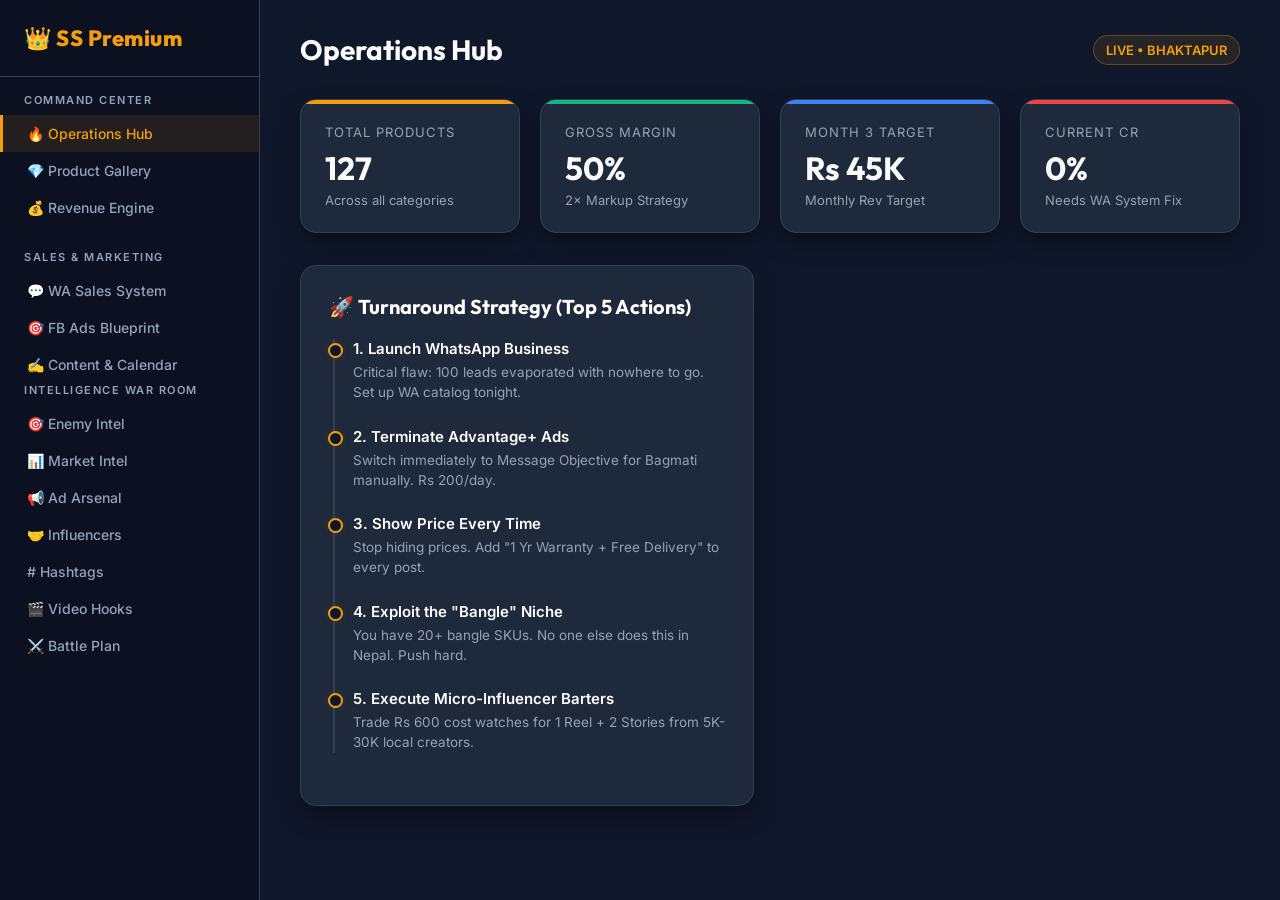
<file: index.html>
<!DOCTYPE html>
<html lang="en">
<head>
<meta charset="UTF-8">
<meta name="viewport" content="width=device-width, initial-scale=1.0">
<title>SS Collection — Premium OS</title>
<link href="https://fonts.googleapis.com/css2?family=Inter:wght@300;400;500;600;700&family=Outfit:wght@500;700;800&display=swap" rel="stylesheet">
<style>
  :root {
    --bg-dark: #0f172a;
    --bg-card: #1e293b;
    --bg-card-hover: #334155;
    --text-primary: #f8fafc;
    --text-secondary: #94a3b8;
    --gold: #f59e0b;
    --gold-dim: rgba(245, 158, 11, 0.1);
    --blue: #3b82f6;
    --green: #10b981;
    --red: #ef4444;
    --border: #334155;
    --shadow: 0 10px 25px -5px rgba(0, 0, 0, 0.5);
  }
  
  * { box-sizing: border-box; margin: 0; padding: 0; }
  
  body {
    font-family: 'Inter', sans-serif;
    background-color: var(--bg-dark);
    color: var(--text-primary);
    display: flex;
    min-height: 100vh;
    overflow-x: hidden;
  }
  
  /* Scrollbar */
  ::-webkit-scrollbar { width: 8px; }
  ::-webkit-scrollbar-track { background: var(--bg-dark); }
  ::-webkit-scrollbar-thumb { background: var(--border); border-radius: 4px; }
  ::-webkit-scrollbar-thumb:hover { background: var(--text-secondary); }

  /* Sidebar */
  .sidebar {
    width: 260px;
    background-color: #0b1120;
    border-right: 1px solid var(--border);
    display: flex;
    flex-direction: column;
    position: fixed;
    height: 100vh;
    z-index: 100;
  }
  
  .brand {
    padding: 24px;
    border-bottom: 1px solid var(--border);
  }
  
  .brand h1 {
    font-family: 'Outfit', sans-serif;
    font-size: 22px;
    font-weight: 800;
    color: var(--gold);
    letter-spacing: 0.5px;
    display: flex;
    align-items: center;
    gap: 8px;
  }
  
  .nav-menu { padding: 16px 0; overflow-y: auto; flex: 1; }
  .nav-group { margin-bottom: 24px; }
  .nav-label {
    font-size: 11px;
    text-transform: uppercase;
    letter-spacing: 1.5px;
    color: var(--text-secondary);
    padding: 0 24px;
    margin-bottom: 8px;
    font-weight: 600;
  }
  
  .nav-item {
    padding: 10px 24px;
    display: flex;
    align-items: center;
    gap: 12px;
    color: var(--text-secondary);
    text-decoration: none;
    font-size: 14px;
    font-weight: 500;
    cursor: pointer;
    transition: all 0.2s ease;
    border-left: 3px solid transparent;
  }
  
  .nav-item:hover {
    background-color: var(--gold-dim);
    color: var(--gold);
  }
  
  .nav-item.active {
    background-color: var(--gold-dim);
    color: var(--gold);
    border-left-color: var(--gold);
  }

  /* Main Content */
  .main-content {
    margin-left: 260px;
    flex: 1;
    padding: 32px 40px;
  }
  
  .top-header {
    display: flex;
    justify-content: space-between;
    align-items: center;
    margin-bottom: 32px;
  }
  
  .top-header h2 {
    font-family: 'Outfit', sans-serif;
    font-size: 28px;
  }
  
  .top-header .badge {
    background: var(--gold-dim);
    color: var(--gold);
    padding: 6px 12px;
    border-radius: 20px;
    font-size: 13px;
    font-weight: 600;
    border: 1px solid rgba(245, 158, 11, 0.3);
  }

  .section { display: none; animation: fadeIn 0.4s ease; }
  .section.active { display: block; }
  
  @keyframes fadeIn { from { opacity: 0; transform: translateY(10px); } to { opacity: 1; transform: translateY(0); } }

  /* KPI Grid */
  .kpi-grid {
    display: grid;
    grid-template-columns: repeat(auto-fit, minmax(220px, 1fr));
    gap: 20px;
    margin-bottom: 32px;
  }
  
  .kpi-card {
    background: var(--bg-card);
    padding: 24px;
    border-radius: 16px;
    border: 1px solid var(--border);
    box-shadow: var(--shadow);
    position: relative;
    overflow: hidden;
  }
  
  .kpi-card::before {
    content: '';
    position: absolute;
    top: 0; left: 0; width: 100%; height: 4px;
  }
  .kpi-card.gold::before { background: var(--gold); }
  .kpi-card.blue::before { background: var(--blue); }
  .kpi-card.green::before { background: var(--green); }
  .kpi-card.red::before { background: var(--red); }
  
  .kpi-title { font-size: 13px; color: var(--text-secondary); text-transform: uppercase; letter-spacing: 1px; margin-bottom: 8px;}
  .kpi-value { font-family: 'Outfit', sans-serif; font-size: 32px; font-weight: 700; margin-bottom: 4px;}
  .kpi-desc { font-size: 13px; color: var(--text-secondary); }

  /* Product Gallery Grid */
  .filters {
    display: flex;
    gap: 12px;
    flex-wrap: wrap;
    margin-bottom: 24px;
  }
  
  .filter-btn {
    background: var(--bg-card);
    color: var(--text-secondary);
    border: 1px solid var(--border);
    padding: 8px 16px;
    border-radius: 20px;
    font-size: 13px;
    font-weight: 500;
    cursor: pointer;
    transition: all 0.2s;
  }
  
  .filter-btn:hover, .filter-btn.active {
    background: var(--gold);
    color: #fff;
    border-color: var(--gold);
  }

  .gallery {
    display: grid;
    grid-template-columns: repeat(auto-fill, minmax(240px, 1fr));
    gap: 24px;
  }
  
  .product-card {
    background: var(--bg-card);
    border-radius: 16px;
    overflow: hidden;
    border: 1px solid var(--border);
    transition: transform 0.3s cubic-bezier(0.175, 0.885, 0.32, 1.275);
    cursor: pointer;
  }
  
  .product-card:hover {
    transform: translateY(-8px);
    box-shadow: 0 20px 25px -5px rgba(0, 0, 0, 0.5), 0 0 15px var(--gold-dim);
    border-color: rgba(245, 158, 11, 0.4);
  }
  
  .product-img {
    width: 100%;
    height: 240px;
    object-fit: cover;
    background: #000;
    border-bottom: 1px solid var(--border);
  }
  
  .product-info { padding: 16px; }
  .product-name { font-size: 15px; font-weight: 600; margin-bottom: 8px; line-height: 1.3; }
  .product-price { font-family: 'Outfit', sans-serif; color: var(--gold); font-weight: 700; font-size: 18px; }
  .tag { display: inline-block; padding: 3px 8px; background: rgba(255,255,255,0.1); border-radius: 4px; font-size: 11px; margin-top: 8px; color: #cbd5e1; }

  /* CSV loading spinner */
  .loader {
    display: inline-block;
    width: 40px; height: 40px;
    border: 3px solid rgba(245,158,11,0.3);
    border-radius: 50%;
    border-top-color: var(--gold);
    animation: spin 1s ease-in-out infinite;
  }
  @keyframes spin { to { transform: rotate(360deg); } }

  .layout-grid {
    display: grid;
    grid-template-columns: 1fr 1fr;
    gap: 32px;
  }

  .panel {
    background: var(--bg-card);
    border-radius: 16px;
    padding: 28px;
    border: 1px solid var(--border);
    box-shadow: var(--shadow);
  }

  .panel h3 {
    font-family: 'Outfit', sans-serif;
    font-size: 20px;
    margin-bottom: 20px;
    color: #fff;
    display: flex;
    align-items: center;
    gap: 10px;
  }
  
  /* Modern Timeline */
  .timeline { position: relative; padding-left: 24px; }
  .timeline::before { content: ''; position: absolute; left: 4px; top: 0; height: 100%; width: 2px; background: var(--border); }
  .timeline-item { position: relative; margin-bottom: 24px; }
  .timeline-item::before {
    content: ''; position: absolute; left: -25.5px; top: 4px;
    width: 11px; height: 11px; border-radius: 50%;
    background: var(--bg-dark); border: 2px solid var(--gold);
    box-shadow: 0 0 10px var(--gold-dim);
  }
  .timeline-title { font-weight: 600; color: #fff; margin-bottom: 4px; font-size: 15px; }
  .timeline-desc { color: var(--text-secondary); font-size: 13.5px; line-height: 1.5; }

  /* Calculator */
  .calc-group { margin-bottom: 20px; }
  .calc-label { display: flex; justify-content: space-between; font-size: 14px; margin-bottom: 8px; color: var(--text-secondary); }
  .calc-label strong { color: #fff; }
  input[type=range] {
    width: 100%; height: 6px; background: var(--border); border-radius: 4px; outline: none; appearance: none;
  }
  input[type=range]::-webkit-slider-thumb {
    appearance: none; width: 18px; height: 18px; border-radius: 50%; background: var(--gold); cursor: pointer; transition: transform 0.1s;
  }
  input[type=range]::-webkit-slider-thumb:hover { transform: scale(1.2); }
  .result-box {
    background: rgba(16, 185, 129, 0.1);
    border: 1px solid rgba(16, 185, 129, 0.3);
    border-radius: 12px;
    padding: 20px;
    text-align: center;
    margin-top: 24px;
  }
  .result-val { font-family: 'Outfit', sans-serif; font-size: 36px; color: var(--green); font-weight: 700; margin: 4px 0; }
  .result-tag { font-size: 12px; text-transform: uppercase; letter-spacing: 1px; color: var(--green); }

  /* Alerts */
  .alert {
    padding: 16px 20px;
    border-radius: 12px;
    margin-bottom: 24px;
    font-size: 14px;
    line-height: 1.6;
    display: flex;
    gap: 12px;
    align-items: flex-start;
  }
  .alert.danger { background: rgba(239, 68, 68, 0.1); border: 1px solid rgba(239, 68, 68, 0.3); color: #fca5a5; }
  .alert.warn { background: var(--gold-dim); border: 1px solid rgba(245, 158, 11, 0.3); color: #fcd34d; }
  
  .script-box {
    background: #0b1120;
    border: 1px solid var(--border);
    border-radius: 12px;
    padding: 20px;
    margin-bottom: 16px;
  }
  .script-tag { font-size: 11px; color: var(--gold); text-transform: uppercase; letter-spacing: 1px; margin-bottom: 12px; font-weight: 700; }
  .script-box pre { font-family: inherit; font-size: 14px; line-height: 1.6; color: #fff; white-space: pre-wrap; }
  .copy-btn {
    background: var(--bg-card-hover); color: #fff; border: 1px solid var(--border);
    padding: 6px 12px; border-radius: 4px; cursor: pointer; font-size: 12px; font-weight: 600;
    margin-top: 12px; transition: all 0.2s; display: flex; align-items: center; gap: 6px;
  }
  .copy-btn:hover { background: var(--gold); border-color: var(--gold); }

  /* WAR ROOM CSS */
/* Profile cards */
  .enemy-card{background:#1A1A2E;border:1px solid #C0392B55;border-radius:10px;padding:16px;margin-bottom:14px;}
  .enemy-card .ename{font-size:15px;font-weight:700;color:#E74C3C;}
  .enemy-card .estat{font-size:12px;color:#7A90A8;margin:4px 0 10px;}
  /* Copy boxes */
  .copybox{background:#0A1220;border:1px solid #1E4070;border-radius:7px;padding:14px;margin-bottom:12px;font-size:12.5px;line-height:1.7;color:#C8D8E8;position:relative;}
  .copybox .clabel{color:var(--gold);font-size:10px;font-weight:700;margin-bottom:7px;text-transform:uppercase;letter-spacing:.7px;}
  .copybox pre{white-space:pre-wrap;font-family:inherit;color:#D8E8F0;}
  .copy-btn{background:var(--mid);color:white;border:none;padding:5px 12px;border-radius:5px;font-size:11px;cursor:pointer;margin-top:8px;transition:background .15s;}
  .copy-btn:hover{background:var(--navy);}.copy-btn.ok{background:var(--green);}
  /* Influencer grid */
  .inf-grid{display:grid;grid-template-columns:repeat(auto-fill,minmax(230px,1fr));gap:12px;}
  .inf-card{background:#0A1A2E;border:1px solid #1E3352;border-radius:8px;padding:13px;}
  .inf-card .handle{font-size:13px;font-weight:700;color:#79B8E8;}
  .inf-card .istat{font-size:11px;color:#7A90A8;margin:3px 0;}
  .inf-card .itag{font-size:11px;}
  /* Hashtag grid */
  .ht-grid{display:flex;flex-wrap:wrap;gap:8px;}
  .ht{background:#0A1A2E;border:1px solid #1E3352;border-radius:14px;padding:5px 12px;font-size:12px;cursor:pointer;transition:all .14s;color:#9DB8D4;}
  .ht:hover,.ht.copied{background:var(--mid);color:white;border-color:var(--mid);}
  .ht.nepali{border-color:#E8A02044;color:var(--gold);}
  /* Stat pills */
  .statrow{display:flex;gap:10px;flex-wrap:wrap;margin-bottom:14px;}
  .statpill{background:#0A1A2E;border:1px solid #1E3352;border-radius:7px;padding:10px 14px;text-align:center;}
  .statpill .sv{font-size:22px;font-weight:700;color:white;}
  .statpill .sl{font-size:11px;color:#7A90A8;margin-top:2px;}
  /* Progress */
  .pbr{height:6px;background:#1E3352;border-radius:3px;margin-top:5px;}
  .pbf{height:100%;border-radius:3px;background:var(--mid);}
  /* Timeline */
  .tl{position:relative;padding-left:24px;}
  .tl::before{content:'';position:absolute;left:7px;top:0;bottom:0;width:2px;background:#1E3352;}
  .tl-item{position:relative;margin-bottom:16px;}
  .tl-dot{position:absolute;left:-21px;top:3px;width:12px;height:12px;border-radius:50%;background:var(--mid);border:2px solid #162334;box-shadow:0 0 0 2px var(--mid);}
  .tl-dot.gold{background:var(--gold);box-shadow:0 0 0 2px var(--gold);}
  .tl-dot.red{background:var(--red);box-shadow:0 0 0 2px var(--red);}
  .tl-dot.green{background:var(--green);box-shadow:0 0 0 2px var(--green);}
  .tl-t{font-size:13px;font-weight:600;color:#D8E8F0;margin-bottom:3px;}
  .tl-d{font-size:12px;color:#7A90A8;line-height:1.5;}
  /* Video hook cards */
  .hook-card{background:#0A1220;border:1px solid #1E3352;border-radius:8px;padding:15px;margin-bottom:12px;}
  .hook-card .htitle{font-size:13px;font-weight:700;color:var(--gold);margin-bottom:8px;}
  .hook-card .hscript{font-size:12.5px;color:#C8D8E8;line-height:1.7;}
  .hook-card .hphone{font-size:12px;color:#7A90A8;margin-top:8px;font-style:italic;}
  /* Big reveal box */
  .reveal{background:rgba(192,57,43,.08);border:2px solid var(--red);border-radius:10px;padding:20px;margin-bottom:20px;}
  .reveal h2{font-size:16px;font-weight:700;color:var(--red);margin-bottom:10px;text-transform:uppercase;letter-spacing:1px;}
  .reveal p{font-size:13px;color:#C8D8E8;line-height:1.7;}
  /* Gap opportunity box */
  .gap-box{background:rgba(39,174,96,.08);border:2px solid var(--green);border-radius:10px;padding:18px;margin-bottom:16px;}
  .gap-box h4{color:var(--green);font-size:13px;font-weight:700;margin-bottom:8px;text-transform:uppercase;letter-spacing:.6px;}
  .gap-box p{font-size:12.5px;color:#B8D8C8;line-height:1.65;}
  /* Ad sets */
  .adset{background:#0F1E30;border:1px solid #1E3A5A;border-radius:8px;padding:15px;margin-bottom:14px;}
  .adset .astitle{color:#79B8E8;font-size:12px;font-weight:700;margin-bottom:10px;text-transform:uppercase;letter-spacing:.5px;}
  .adset .afield{margin-bottom:8px;}
  .adset .aflabel{font-size:10px;color:#5A7A9A;text-transform:uppercase;letter-spacing:.5px;margin-bottom:3px;}
  .adset .afval{font-size:13px;color:#D8E8F0;background:#0A1420;padding:7px 10px;border-radius:5px;line-height:1.5;}
  .adset .afval.nepali{font-size:13.5px;color:var(--gold);}
  @media(max-width:900px){.g2,.g3{grid-template-columns:1fr;}.cmdbar .tabs{display:none;}.section{padding:16px;}}

  table { width: 100%; border-collapse: collapse; font-size: 13px; margin-bottom: 20px; }
  th { background: rgba(0,0,0,0.2); color: var(--text-secondary); padding: 10px; text-align: left; }
  td { padding: 10px; border-bottom: 1px solid var(--border); vertical-align: top; }
  tr:hover td { background: var(--bg-card-hover); }

</style>
</head>
<body>

<div class="sidebar">
  <div class="brand">
    <h1>👑 SS Premium</h1>
  </div>
  <div class="nav-menu">
    <div class="nav-group">
      <div class="nav-label">Command Center</div>
      <div class="nav-item active" onclick="nav('dash', this)">🔥 Operations Hub</div>
      <div class="nav-item" onclick="nav('products', this)">💎 Product Gallery</div>
      <div class="nav-item" onclick="nav('calc', this)">💰 Revenue Engine</div>
    </div>
    <div class="nav-group">
      <div class="nav-label">Sales & Marketing</div>
      <div class="nav-item" onclick="nav('whatsapp', this)">💬 WA Sales System</div>
      <div class="nav-item" onclick="nav('ads', this)">🎯 FB Ads Blueprint</div>
      <div class="nav-item" onclick="nav('content', this)">✍️ Content & Calendar</div>

    <div class="nav-group">
      <div class="nav-label">Intelligence War Room</div>
      <div class="nav-item" onclick="nav('enemy', this)">🎯 Enemy Intel</div>
      <div class="nav-item" onclick="nav('market', this)">📊 Market Intel</div>
      <div class="nav-item" onclick="nav('adcopies', this)">📢 Ad Arsenal</div>
      <div class="nav-item" onclick="nav('influencers', this)">🤝 Influencers</div>
      <div class="nav-item" onclick="nav('hashtags', this)"># Hashtags</div>
      <div class="nav-item" onclick="nav('hooks', this)">🎬 Video Hooks</div>
      <div class="nav-item" onclick="nav('battleplan', this)">⚔️ Battle Plan</div>
    </div>
    </div>
  </div>
</div>

<div class="main-content">
  <div class="top-header">
    <h2 id="page-title">Operations Hub</h2>
    <div class="badge">LIVE • BHAKTAPUR</div>
  </div>

  <!-- DASHBOARD -->
  <div id="dash" class="section active">
    <div class="kpi-grid">
      <div class="kpi-card gold">
        <div class="kpi-title">Total Products</div>
        <div class="kpi-value" id="kpi-products">--</div>
        <div class="kpi-desc">Across all categories</div>
      </div>
      <div class="kpi-card green">
        <div class="kpi-title">Gross Margin</div>
        <div class="kpi-value">50%</div>
        <div class="kpi-desc">2× Markup Strategy</div>
      </div>
      <div class="kpi-card blue">
        <div class="kpi-title">Month 3 Target</div>
        <div class="kpi-value">Rs 45K</div>
        <div class="kpi-desc">Monthly Rev Target</div>
      </div>
      <div class="kpi-card red">
        <div class="kpi-title">Current CR</div>
        <div class="kpi-value">0%</div>
        <div class="kpi-desc">Needs WA System Fix</div>
      </div>
    </div>

    <div class="layout-grid">
      <div class="panel">
        <h3>🚀 Turnaround Strategy (Top 5 Actions)</h3>
        <div class="timeline">
          <div class="timeline-item">
            <div class="timeline-title">1. Launch WhatsApp Business</div>
            <div class="timeline-desc">Critical flaw: 100 leads evaporated with nowhere to go. Set up WA catalog tonight.</div>
          </div>
          <div class="timeline-item">
            <div class="timeline-title">2. Terminate Advantage+ Ads</div>
            <div class="timeline-desc">Switch immediately to Message Objective for Bagmati manually. Rs 200/day.</div>
          </div>
          <div class="timeline-item">
            <div class="timeline-title">3. Show Price Every Time</div>
            <div class="timeline-desc">Stop hiding prices. Add "1 Yr Warranty + Free Delivery" to every post.</div>
          </div>
          <div class="timeline-item">
            <div class="timeline-title">4. Exploit the "Bangle" Niche</div>
            <div class="timeline-desc">You have 20+ bangle SKUs. No one else does this in Nepal. Push hard.</div>
          </div>
          <div class="timeline-item">
            <div class="timeline-title">5. Execute Micro-Influencer Barters</div>
            <div class="timeline-desc">Trade Rs 600 cost watches for 1 Reel + 2 Stories from 5K-30K local creators.</div>
          </div>
        </div>
      </div>
    </div>
  </div>

  <!-- PRODUCT GALLERY -->
  <div id="products" class="section">
    <div class="filters">
      <button class="filter-btn active" onclick="filterGallery('all', this)">All</button>
      <button class="filter-btn" onclick="filterGallery('miracle', this)">Miracle</button>
      <button class="filter-btn" onclick="filterGallery('digital', this)">Digital/Youth</button>
      <button class="filter-btn" onclick="filterGallery('bangle', this)">Ladies Bangle</button>
      <button class="filter-btn" onclick="filterGallery('premium', this)">Premium Gents</button>
      <button class="filter-btn" onclick="filterGallery('set', this)">Couple & Gift Sets</button>
    </div>
    
    <div id="gallery-loader" style="text-align: center; padding: 40px;"><div class="loader"></div><p style="margin-top: 16px; color: var(--text-secondary);">Loading visual catalog...</p></div>
    <div class="gallery" id="product-grid"></div>
  </div>

  <!-- CALC ENGINE -->
  <div id="calc" class="section">
    <div class="layout-grid">
      <div class="panel">
        <h3>🧮 Scale Projection Engine</h3>
        <p style="color:var(--text-secondary); margin-bottom: 24px;">Adjust parameters to forecast your 30-day profitability based on 50% gross margin.</p>
        
        <div class="calc-group">
          <div class="calc-label"><span>Daily Orders</span> <strong id="val-orders">5</strong></div>
          <input type="range" id="sl-orders" min="1" max="50" value="5" oninput="calcProfit()">
        </div>
        
        <div class="calc-group">
          <div class="calc-label"><span>Average Order Value (NPR)</span> <strong id="val-aov">Rs 1,600</strong></div>
          <input type="range" id="sl-aov" min="500" max="2600" step="50" value="1600" oninput="calcProfit()">
        </div>
        
        <div class="calc-group">
          <div class="calc-label"><span>Daily Ad Spend (NPR)</span> <strong id="val-ads">Rs 300</strong></div>
          <input type="range" id="sl-ads" min="0" max="2000" step="100" value="300" oninput="calcProfit()">
        </div>
      </div>
      
      <div>
        <div class="result-box">
          <div class="result-tag">Monthly Revenue Target</div>
          <div class="result-val" id="res-rev">Rs 240,000</div>
        </div>
        <div class="result-box" style="background: rgba(245, 158, 11, 0.1); border-color: rgba(245, 158, 11, 0.3);">
          <div class="result-tag" style="color: var(--gold);">Gross Profit (Before Ads)</div>
          <div class="result-val" id="res-gp" style="color: var(--gold);">Rs 120,000</div>
        </div>
        <div class="result-box" style="background: rgba(59, 130, 246, 0.1); border-color: rgba(59, 130, 246, 0.3);">
          <div class="result-tag" style="color: var(--blue);">NET MONTHLY PROFIT</div>
          <div class="result-val" id="res-net" style="color: var(--blue);">Rs 111,000</div>
        </div>
      </div>
    </div>
  </div>

  <!-- WHATSAPP SYSTEM -->
  <div id="whatsapp" class="section">
    <div class="alert warn">
      <strong>⚡ Speed Rule:</strong> Reply in under 5 minutes = 60% conversion chance. After 1 hour, 80% of leads are lost.
    </div>
    <div class="layout-grid">
      <div class="panel">
        <h3>💬 Proven Sales Scripts</h3>
        
        <div class="script-box">
          <div class="script-tag">Initial Greeting (Triggered on 1st message)</div>
          <pre id="s1">Namaste! SS Collection ma swagat chha 🙏

Hajurlai kun type ko watch chai pareko — ladies, gents, ki couple set? 
Hami sange Rs 500 dekhi Rs 2,600 samma ka 55+ premium models chhan.

Kathmandu valley bhitra FREE delivery chha ra 1 yr warranty pani chha! 😊</pre>
          <button class="copy-btn" onclick="copyTxt('s1')"><svg width="14" height="14" viewBox="0 0 24 24" fill="none" stroke="currentColor" stroke-width="2"><rect x="9" y="9" width="13" height="13" rx="2" ry="2"></rect><path d="M5 15H4a2 2 0 0 1-2-2V4a2 2 0 0 1 2-2h9a2 2 0 0 1 2 2v1"></path></svg> Copy Script</button>
        </div>
        
        <div class="script-box">
          <div class="script-tag">Objection: "Mahango chha" (Price Resistance)</div>
          <pre id="s2">Hajur, herda ali price badi lagna sakcha. Tara bazar ma Rs 4,000 parne watch hami direct import garne bhayekole Rs 1,900 mai dinchau!

Sathai hami: 
✅ 1 year machine warranty dinchau
✅ Premium gift box FREE dinchau
✅ Kathmandu ma Free Delivery chha
Quality ma kunai compromise chhaina hajur!</pre>
          <button class="copy-btn" onclick="copyTxt('s2')"><svg width="14" height="14" viewBox="0 0 24 24" fill="none" stroke="currentColor" stroke-width="2"><rect x="9" y="9" width="13" height="13" rx="2" ry="2"></rect><path d="M5 15H4a2 2 0 0 1-2-2V4a2 2 0 0 1 2-2h9a2 2 0 0 1 2 2v1"></path></svg> Copy Script</button>
        </div>
      </div>
      
      <div class="panel">
        <h3>📱 Quick Replies Workflow</h3>
        <div class="timeline">
          <div class="timeline-item">
            <div class="timeline-title">Step 1: Qualify</div>
            <div class="timeline-desc">Ask if it's for men/women/couple, and roughly what budget.</div>
          </div>
          <div class="timeline-item">
            <div class="timeline-title">Step 2: Limit Choices</div>
            <div class="timeline-desc">Send exactly 3 photo options. Never send more, choice paralysis kills sales.</div>
          </div>
          <div class="timeline-item">
            <div class="timeline-title">Step 3: State the Value</div>
            <div class="timeline-desc">"This is our Miracle M01, highest seller right now. Only Rs 1,900 with warranty."</div>
          </div>
          <div class="timeline-item">
            <div class="timeline-title">Step 4: Assume the Close</div>
            <div class="timeline-desc">"Stock ma last 2 pieces cha, aajai dispatch garna ko lagi address pam na?"</div>
          </div>
        </div>
      </div>
    </div>
  </div>

  <!-- OTHER SECTIONS STAND-IN -->
  <div id="ads" class="section">
  <div class="alert danger"><strong>🚫 STOP Advantage Plus NOW.</strong> It is built for large brands with millions of pixel events. You have near-zero data. It is burning your budget on curious scrollers, NOT Nepali buyers ready to spend.</div>
  <div class="panel"><h3>⚙️ Exact New Facebook Ad Setup</h3>
    <table>
      <tr><th>Setting</th><th style="color:#FFCCCC">OLD (Wrong)</th><th style="color:#CCFFCC">NEW (Correct)</th></tr>
      <tr><td><strong>Objective</strong></td><td>Leads / Advantage+</td><td><strong>MESSAGES → WhatsApp</strong></td></tr>
      <tr><td><strong>Audience</strong></td><td>Auto</td><td>MANUAL targeting only</td></tr>
      <tr><td><strong>Location</strong></td><td>All Nepal</td><td>Bagmati Province + Gandaki Province</td></tr>
      <tr><td><strong>Age</strong></td><td>Unknown</td><td>18–45</td></tr>
      <tr><td><strong>Interests</strong></td><td>None</td><td>Fashion, Jewellery, Online Shopping, Gifts, Watches, Birthday gifts</td></tr>
      <tr><td><strong>Budget</strong></td><td>Lump sum $35</td><td>Rs 200–300/day × 7 days. Pause if no messages in 3 days.</td></tr>
      <tr><td><strong>Format</strong></td><td>Static image</td><td>Short video 10–30 sec OR carousel 3–5 products</td></tr>
      <tr><td><strong>CTA Button</strong></td><td>Learn More</td><td>Send WhatsApp Message (opens WA directly)</td></tr>
      <tr><td><strong>Language</strong></td><td>English</td><td>NEPALI headline + first line</td></tr>
      <tr><td><strong>Run separate campaigns for</strong></td><td>One campaign</td><td>Campaign 1: Women only (bangles) | Campaign 2: Men only (chain/gents)</td></tr>
    </table>
  </div>
  <div class="alert warn"><strong>🚫 On Buying Followers:</strong> Fake followers destroy organic reach. Facebook shows posts to a % of your followers — bots don't engage, so Facebook marks your content as poor and throttles it. Run "Page Follow" ads at Rs 100/day for real Nepali buyers instead.</div>
</div>
  
  <div id="content" class="section">

  <div class="alert info"><strong>Rule:</strong> Minimum 5 posts/week. Mix types. Never only product photos. Your existing MP4 videos are GOLD — use them as Reels immediately.</div>
  <div class="panel"><h3>📅 Weekly Content Calendar</h3>
    <div class="cal-grid">
      <div class="cal-day"><div class="dn">Monday</div><div class="ct">🕐 Product Feature</div><div class="cd">One watch spotlight. Nepali caption. Model name + price + WA CTA.</div></div>
      <div class="cal-day"><div class="dn">Tuesday</div><div class="ct">🎬 Video Reel</div><div class="cd">Use existing MP4 watch videos. Nepali text overlay + trending music. 15–30 sec.</div></div>
      <div class="cal-day"><div class="dn">Wednesday</div><div class="ct">⭐ Social Proof</div><div class="cd">Customer photo or message screenshot. "Happy customer from Bhaktapur!"</div></div>
      <div class="cal-day"><div class="dn">Thursday</div><div class="ct">📚 Value/Trust Post</div><div class="cd">"How to pick the right watch" or "Why our couple sets are the best gift." Builds authority.</div></div>
      <div class="cal-day"><div class="dn">Friday</div><div class="ct">🔥 Weekend Deal</div><div class="cd">"First 5 orders: free gift wrapping!" Urgency. Stock limited language.</div></div>
      <div class="cal-day"><div class="dn">Saturday</div><div class="ct">💑 Couple/Gift</div><div class="cd">"Maya garnelai manchha — watch gift gara!" Feature Orvin/Omega couple sets.</div></div>
      <div class="cal-day"><div class="dn">Sunday</div><div class="ct">🏪 Behind Scenes</div><div class="cd">Show stock variety, packing orders. Builds real authenticity and trust.</div></div>
    </div>
  </div>


  <div class="alert info"><strong>📋 Click Copy → Paste into Facebook → Replace [YOUR NUMBER] → Post.</strong> All captions are in Nepali for maximum local engagement.</div>
  <div class="panel"><h3>✍️ Ready-to-Post Facebook Captions</h3>
    <div class="post"><div class="plabel">Post 1 — Couple Set (HIGHEST PRIORITY)</div>
      <pre>Couple haru ko lagi perfect gift! 💑⌚

Miracle Couple Watch Set — Rs 2,000 matra!
✅ Gents + Ladies — ek set ma dui vota
✅ Premium design | Water resistant
✅ Gift box sanga FREE
✅ FREE delivery Kathmandu valley

50+ couples le already linu bhaeko!

WhatsApp gara: [YOUR NUMBER]
Stock limited — aaja nai order garnus! ⏰

#coupleset #watchnepal #घडी #bhaktapur #sscollection</pre>
      <button class="cpybtn" onclick="cp(this)">📋 Copy</button>
    </div>
    <div class="post"><div class="plabel">Post 2 — Orvin Bangle Collection (9 variants = unique angle)</div>
      <pre>Nepal ma sabai bhandaa thulo bangle watch collection! 💎

Orvin Bangle Watch — Rs 2,000
✅ 9 different designs — sab rang, sab style!
✅ Stone setting, premium look
✅ Gents Rs 15,000 ko watch jasto dekhcha
✅ Gift box FREE

Birthday, anniversary, Dashain — perfect gift!

WhatsApp: [YOUR NUMBER]
FREE delivery | Cash on Delivery available!

#banglewatchnepal #ladieswatch #घडी #sscollection</pre>
      <button class="cpybtn" onclick="cp(this)">📋 Copy</button>
    </div>
    <div class="post"><div class="plabel">Post 3 — Lasika Digital (Youth/Students — 10 variants)</div>
      <pre>College students haru ko lagi BEST choice! 🎓⌚

Lasika Digital — Rs 650 matra!
✅ 10+ colour options
✅ Waterproof | LED backlight | Shock resistant
✅ Bazarma Rs 1,500 → hami Rs 650!

Direct import bhayera sasto!

Comment 'LASIKA' or WhatsApp: [YOUR NUMBER]
FREE delivery | COD available!

#lasika #digitalwatch #studentnepal #affordable</pre>
      <button class="cpybtn" onclick="cp(this)">📋 Copy</button>
    </div>
    <div class="post"><div class="plabel">Post 4 — Weekend Flash Sale</div>
      <pre>🔥 WEEKEND SPECIAL — Aaj ra bholi matra!

Je pani Rs 1,500+ ko watch kinuhos:
→ FREE gift wrapping 🎁
→ FREE delivery 🚚
→ FREE thank-you card 💌

55+ watches to choose from: Rs 500 – Rs 2,600

WhatsApp: [YOUR NUMBER]
Harry garnus — stock limited! ⏰

#weekendsale #watchnepal #sscollection #bhaktapur</pre>
      <button class="cpybtn" onclick="cp(this)">📋 Copy</button>
    </div>
    <div class="post"><div class="plabel">Post 5 — Dashain Campaign</div>
      <pre>🎉 DASHAIN SPECIAL — Priyajanlai watch gift gara!

Gents Watch: Rs 1,800 – Rs 2,600
Ladies Watch: Rs 1,000 – Rs 2,000
Couple Set: Rs 3,500 – Rs 4,500 (gift box FREE!)

✅ Same day dispatch Bhaktapur
✅ Kathmandu valley FREE delivery
✅ Cash on Delivery available
✅ Gift wrapping FREE

WhatsApp ORDER: [YOUR NUMBER]
Dashain bhanda aghi order garnus!

Shubha Dashain! 🙏

#dashain #dashainspecial #watchgift #sscollection</pre>
      <button class="cpybtn" onclick="cp(this)">📋 Copy</button>
    </div>
  </div>

</div>


<!-- ══════════════════════════ ENEMY INTEL ══════════════════════════ -->
<div id="enemy" class="section">
  <div class="reveal">
    <h2>🚨 CRITICAL INTELLIGENCE: You Are Fighting ONE Enemy, Not Three</h2>
    <p>Grok confirmed: <strong>The Watch Lounge, NaviForce Nepal, and SKMEI Nepal are the SAME operation</strong> — same WhatsApp number (982-3488515), same physical showroom in Kumaripati/Pulchowk Lalitpur, same policies, same team. They use three branded faces to appear larger and "authorized." Their strategy: Watch Lounge = umbrella brand for trust + variety; NaviForce + SKMEI = brand-specific pages to fight fake-watch perception. Combined ~133,000 followers across 3 pages from one business in Lalitpur. <strong>This is your entire primary competition. One shop, 20+ minutes from Bhaktapur. You have local speed advantage they cannot touch.</strong></p>
  </div>

  <div class="g3">
    <div class="enemy-card">
      <div class="ename">🏴 The Watch Lounge</div>
      <div class="estat">~68,000 likes · 4–7 posts/week · thewatchlounge.co</div>
      <div class="panel h4" style="border:none;background:none;padding:0;margin:0;">
        <h4 style="color:#9DB8D4;font-size:12px;margin:0 0 6px;">What They Do Right</h4>
      </div>
      <ul style="font-size:12px;color:#9DB8D4;padding-left:16px;line-height:1.9;">
        <li>Short Reels: "Top 6 watches under Rs 1,500"</li>
        <li>1-year warranty + 7-day exchange + free delivery — EVERY post</li>
        <li>WhatsApp pinned everywhere, replied to fast</li>
        <li>Claims 5,000–6,000+ models — breadth wins trust</li>
        <li>Physical Lalitpur showroom = trust closer for big buyers</li>
      </ul>
      <h4 style="color:#E74C3C;font-size:12px;margin:10px 0 5px;">Their Weakness</h4>
      <p style="font-size:12px;color:#7A90A8;">Broad coverage means <em>no hyper-specialization</em> in Rs 500–1,200 designer-fashion niche. Content is professional but generic — not locally personal to Bhaktapur community.</p>
    </div>
    <div class="enemy-card">
      <div class="ename">🏴 NaviForce Nepal</div>
      <div class="estat">~52,000 likes · 3–5 posts/week · naviforce-watch.com</div>
      <ul style="font-size:12px;color:#9DB8D4;padding-left:16px;line-height:1.9;">
        <li>Lifestyle storytelling: "Your daily armor"</li>
        <li>On-wrist demos, 4–8 colour options shown per video</li>
        <li>UGC: "Tag us wearing your NaviForce"</li>
        <li>Rs 1,850–2,650 range — above your sweet spot</li>
        <li>"Beware of fakes" = strong authorized positioning</li>
      </ul>
      <h4 style="color:#E74C3C;font-size:12px;margin:10px 0 5px;">Their Weakness</h4>
      <p style="font-size:12px;color:#7A90A8;">Locked to ONE brand (NaviForce). Zero flexibility for budget buyers under Rs 1,500. Their "anti-fake" messaging actually <em>signals</em> the category has a fake problem — you can exploit by being 100% transparent.</p>
    </div>
    <div class="enemy-card">
      <div class="ename">🏴 SKMEI Nepal</div>
      <div class="estat">~13,000 likes · near-daily posts · skmeinepal.com</div>
      <ul style="font-size:12px;color:#9DB8D4;padding-left:16px;line-height:1.9;">
        <li>Most aggressive pricing: "Market Rs 3,500 → Ours Rs 2,449"</li>
        <li>Heavy feature focus: oversized, dual-time, automatic</li>
        <li>Before/after price posts drive highest reactions (4.2K in one post)</li>
        <li>Near-daily urgency: "Stock clearance", "Special offer"</li>
      </ul>
      <h4 style="color:#E74C3C;font-size:12px;margin:10px 0 5px;">Their Weakness</h4>
      <p style="font-size:12px;color:#7A90A8;">SKMEI sits Rs 2,449–3,499 — <em>above</em> your price range. Content is transactional, not emotional. Zero couple/gift content. Zero ladies bangle focus. You can steal their audience in your price band.</p>
    </div>
  </div>

  <div class="panel gold">
    <h3>🏆 Their Winning Formula (Copy It Immediately)</h3>
    <div class="g2">
      <div>
        <p style="font-size:13px;color:#C8D8E8;margin-bottom:12px;">Every single post from all three pages repeats this EXACT trust package. You must match it word for word on every SS Collection post:</p>
        <div class="copybox">
          <div class="clabel">Trust Package — Add to EVERY Post</div>
          <pre>✅ 1 Year Warranty on Movement
✅ 7 Day Easy Exchange
✅ Free Delivery (Prepaid Orders All Nepal)
✅ Cash on Delivery Available
✅ WhatsApp: [YOUR NUMBER]</pre>
          <button class="cbtn" onclick="copyTxt(this)">📋 Copy</button>
        </div>
      </div>
      <div>
        <div class="tl">
          <div class="tl-item"><div class="tl-dot gold"></div><div class="tl-t">Step 1 — Video/Reel (on-wrist, ticking, price reveal)</div><div class="tl-d">This is what makes The Watch Lounge's posts get shared. Not product photos.</div></div>
          <div class="tl-item"><div class="tl-dot"></div><div class="tl-t">Step 2 — Price shown upfront ("Under Rs X" or "Rs 999 only")</div><div class="tl-d">Never hide the price. They never do. Buyers who see price and stay = qualified.</div></div>
          <div class="tl-item"><div class="tl-dot"></div><div class="tl-t">Step 3 — Trust package every single post</div><div class="tl-d">Warranty + exchange + free delivery. Repeated until it becomes brand DNA.</div></div>
          <div class="tl-item"><div class="tl-dot"></div><div class="tl-t">Step 4 — WhatsApp number pinned everywhere</div><div class="tl-d">Bio, every post, every Story, every video end screen. 982-3488515 is their #1 asset.</div></div>
          <div class="tl-item"><div class="tl-dot green"></div><div class="tl-t">Step 5 — Reply fast on WhatsApp, COD all Nepal</div><div class="tl-d">COD removes all purchase risk. This is why they convert even skeptical buyers.</div></div>
        </div>
      </div>
    </div>
  </div>

  <div class="panel green">
    <h3>✅ Your 5 Competitive Advantages They CANNOT Match</h3>
    <div class="g2">
      <div>
        <div class="gap-box">
          <h4>🏙️ Gap 1 — Rs 500–1,200 Fashion-Designer Niche (Unclaimed)</h4>
          <p>All top competitors sit at Rs 1,500–3,500. Your Miracle / Omega-design / Rado-design segment (Rs 500–1,200) has NO dominant professional player. Tiny amateur pages hold this space with bad photos. You can OWN it with professional Reels and consistent posting.</p>
        </div>
        <div class="gap-box">
          <h4>🚀 Gap 2 — Bhaktapur Speed Advantage</h4>
          <p>The Watch Lounge ships from Lalitpur. You are in Bhaktapur — same-day delivery to the entire valley. Market it aggressively: "Order before 2 PM — delivered today in Kathmandu Valley." They literally cannot say this.</p>
        </div>
        <div class="gap-box">
          <h4>💎 Gap 3 — Ladies Bangle Collection (Nobody Owns It)</h4>
          <p>You have 9 Orvin Bangle variants + 6 MK Bangle variants + Miracle/Rolex bangles. That's 20+ bangle watches. No competitor has curated this. Launch "SS Collection Bangle Watch Collection" — Nepal's most complete bangle watch range.</p>
        </div>
      </div>
      <div>
        <div class="gap-box">
          <h4>💑 Gap 4 — Couple/Gift Sets at Rs 2,000–4,000</h4>
          <p>Competitors ignore this segment entirely. Your Omega couple boxes, Miracle sets, and gift-packaged pairs hit the perfect festival gift price point. No one is doing "his + hers" gifting content in this price range with consistency.</p>
        </div>
        <div class="gap-box">
          <h4>🎓 Gap 5 — Student/Youth Digital Watch Dominance</h4>
          <p>Your 10 Lasika variants + 9 ITAI variants = 19 digital/sport SKUs from Rs 300–700. No competitor is targeting students with a "20 digital watch options under Rs 700" angle. This drives volume and word-of-mouth in schools and colleges.</p>
        </div>
        <div class="alert ok"><strong>🎯 Core Positioning:</strong> "Bhaktapur's fastest watch delivery. Nepal's widest designer fashion watch collection. Rs 500–2,600. Cash on delivery. 1-year warranty."</div>
      </div>

    <div class="nav-group">
      <div class="nav-label">Intelligence War Room</div>
      <div class="nav-item" onclick="nav('enemy', this)">🎯 Enemy Intel</div>
      <div class="nav-item" onclick="nav('market', this)">📊 Market Intel</div>
      <div class="nav-item" onclick="nav('adcopies', this)">📢 Ad Arsenal</div>
      <div class="nav-item" onclick="nav('influencers', this)">🤝 Influencers</div>
      <div class="nav-item" onclick="nav('hashtags', this)"># Hashtags</div>
      <div class="nav-item" onclick="nav('hooks', this)">🎬 Video Hooks</div>
      <div class="nav-item" onclick="nav('battleplan', this)">⚔️ Battle Plan</div>
    </div>
    </div>
  </div>
</div>

<!-- ══════════════════════════ MARKET INTEL ══════════════════════════ -->
<div id="market" class="section">
  <div class="statrow">
    <div class="statpill"><div class="sv">14–17M</div><div class="sl">Facebook users in Nepal</div></div>
    <div class="statpill"><div class="sv">91.7%</div><div class="sl">Facebook market share</div></div>
    <div class="statpill"><div class="sv">7–9 PM</div><div class="sl">Peak activity time</div></div>
    <div class="statpill"><div class="sv">Fri–Sun</div><div class="sl">Highest engagement days</div></div>
    <div class="statpill"><div class="sv">Rs 800–1,500</div><div class="sl">Sweet spot price band</div></div>
    <div class="statpill"><div class="sv">40–70%</div><div class="sl">Sales uplift at Dashain/Tihar</div></div>
  </div>

  <div class="g2">
    <div class="panel blue">
      <h3>📈 Trending Styles — Nepal 2025–2026</h3>
      <h4>Gents (Your best-selling potential)</h4>
      <ul style="font-size:12.5px;color:#C8D8E8;padding-left:16px;line-height:1.9;">
        <li><strong>Military/tactical chronograph</strong> — Black or silver dial, multi-dial, compass — Nepal's #1 viral watch style right now</li>
        <li><strong>Diver/submarine style</strong> — Bold bezel, date window, stainless steel — aspirational but affordable</li>
        <li><strong>Minimalist black-dial</strong> — Leather strap, clean — strong office professional appeal</li>
        <li><strong>Two-tone gold/silver</strong> — Day-date display — gift buyers love this</li>
      </ul>
      <h4>Ladies (Your biggest growth opportunity)</h4>
      <ul style="font-size:12.5px;color:#C8D8E8;padding-left:16px;line-height:1.9;">
        <li><strong>Bangle/bracelet-integrated</strong> — THE breakout 2025 global trend. Sculptural jewellery-meets-watch. <span class="tag green">Your 20+ bangle SKUs = perfect</span></li>
        <li><strong>Rose gold dial</strong> — Small oval face, gem-accented, chain strap</li>
        <li><strong>Colour dial ladies</strong> — Blue, green, red dials on SS bracelet — very Instagrammable</li>
        <li><strong>Stone-set bezel</strong> — Crystal/rhinestone border — ladies gift buyers respond strongly</li>
      </ul>
      <h4>Digital/Sport</h4>
      <ul style="font-size:12.5px;color:#C8D8E8;padding-left:16px;line-height:1.9;">
        <li><strong>G-Shock-style rugged digital</strong> — Skmei/Lasika silhouette — students, outdoor youth</li>
        <li><strong>Hybrid analog-digital</strong> — Compass, backlight, dual time — <span class="tag gold">Longbo Watches in your stock!</span></li>
        <li><strong>LED sport</strong> — Budget Rs 300–700, mass volume driver</li>
      </ul>
    </div>

    <div class="panel blue">
      <h3>🔍 Top Search Terms — Google Nepal (Buy Intent)</h3>
      <table>
        <tr><th>Search Term</th><th>Intent Level</th><th>Action for SS</th></tr>
        <tr><td>watch price in nepal</td><td><span class="tag green">🔥 High Buy</span></td><td>Use in every post caption + Facebook Shop titles</td></tr>
        <tr><td>mens watch price in nepal</td><td><span class="tag green">🔥 High Buy</span></td><td>Use in gents product descriptions</td></tr>
        <tr><td>couple watch price nepal</td><td><span class="tag green">🔥 High Buy</span></td><td>Own this — no strong competitor here</td></tr>
        <tr><td>ladies watch price in nepal</td><td><span class="tag green">🔥 High Buy</span></td><td>Bangle collection focus</td></tr>
        <tr><td>watch under 2000 nepal</td><td><span class="tag green">🔥 High Buy</span></td><td>Create "under Rs 2,000" content series</td></tr>
        <tr><td>bangle watch women nepal</td><td><span class="tag gold">⭐ High Buy</span></td><td>You have 20+ bangles — OWN this term</td></tr>
        <tr><td>digital sport watch nepal</td><td><span class="tag gold">⭐ High Buy</span></td><td>19 digital SKUs — target students</td></tr>
        <tr><td>best mens watch nepal 2026</td><td><span class="tag blue">Medium</span></td><td>Create "Best Of" guide content</td></tr>
        <tr><td>automatic watch nepal</td><td><span class="tag blue">Medium</span></td><td>Use for Swish Heavy and Crono Chain</td></tr>
        <tr><td>trending watch nepal</td><td><span class="tag gray">Window shopping</span></td><td>Use for awareness Reels content</td></tr>
      </table>
    </div>
  </div>

  <div class="panel gold">
    <h3>💰 Nepal Price Psychology — Critical Rules</h3>
    <div class="g3">
      <div class="copybox" style="margin-bottom:0;">
        <div class="clabel">Always Use Odd Pricing</div>
        <pre>❌ Rs 900  →  ✅ Rs 899
❌ Rs 1,000 → ✅ Rs 999
❌ Rs 1,500 → ✅ Rs 1,499
❌ Rs 2,000 → ✅ Rs 1,999
❌ Rs 2,600 → ✅ Rs 2,599</pre>
      </div>
      <div class="copybox" style="margin-bottom:0;">
        <div class="clabel">Framings That Kill Price Objections</div>
        <pre>✅ "Direct import — no middleman"
✅ "Direct factory price"
✅ "Premium build, Nepal price"
✅ "Bazarma Rs 4,000 → Hamro Rs 1,499"
✅ "1 year warranty included"
✅ "Cash on delivery — try first"</pre>
      </div>
      <div class="copybox" style="margin-bottom:0;">
        <div class="clabel">Words That Never Work in Nepal</div>
        <pre>❌ "Cheap" (implies poor quality)
❌ "Low quality" angle
❌ "Replica" or "Copy"
❌ Hide price ("DM for price")
❌ "Limited time" without real deadline
❌ English-only posts to local audience</pre>
      </div>
    </div>
  </div>

  <div class="panel">
    <h3>🗓️ Festival Calendar — Exact Ad Launch Windows</h3>
    <table>
      <tr><th>Festival</th><th>Gregorian Dates</th><th>Ad Launch Window</th><th>Sales Uplift</th><th>Your Best Products</th></tr>
      <tr style="background:rgba(232,160,32,.06)"><td><strong>Dashain 2026</strong></td><td>Oct 2–12, 2026</td><td><span class="tag gold">Start Sep 12</span> (3 weeks before)</td><td><span class="tag green">40–70% uplift</span></td><td>Miracle M01/M02, Swish Gents, Rolex Heavy Chain, Citizen, Couple Sets</td></tr>
      <tr style="background:rgba(232,160,32,.06)"><td><strong>Tihar 2026</strong></td><td>Oct 28–Nov 1, 2026</td><td><span class="tag gold">Start Oct 15</span></td><td><span class="tag green">30–50% uplift</span></td><td>Bhai Tika gifting — gents chain watches, Binbond DD, gift sets</td></tr>
      <tr><td><strong>Valentine's Day 2027</strong></td><td>Feb 14, 2027</td><td><span class="tag blue">Start Feb 1</span></td><td><span class="tag blue">25–40% uplift</span></td><td>Couple sets (Omega box), Miracle Box Bag Set, Orvin Bangle sets</td></tr>
      <tr><td><strong>Nepali New Year 2083</strong></td><td>Apr 14, 2027</td><td><span class="tag blue">Start Apr 1</span></td><td><span class="tag blue">15–25%</span></td><td>"Naya barsa naya ghadi" — all categories</td></tr>
      <tr><td><strong>Mother's Day</strong></td><td>May 2027</td><td>Start 10 days before</td><td><span class="tag gray">15–20%</span></td><td>Orvin Bangle (9 variants), MK Bangle, Ladies Open Bangle, Rolex Bangle</td></tr>
    </table>
  </div>
</div>

<!-- ══════════════════════════ AD ARSENAL ══════════════════════════ -->
<div id="adcopies" class="section">
  <div class="alert warn"><strong>⚡ These are ready to use RIGHT NOW.</strong> All 5 ad copy sets confirmed by Grok as high-converting patterns from active Nepal watch pages. Set up "MESSAGES → WhatsApp" objective. Replace [YOUR NUMBER] before launching.</div>

  <div class="alert info"><strong>🔧 Exact Campaign Setup (confirmed by Grok):</strong><br>
  Campaign A (Ladies Bangles): Women, 18–35, Nepal, Interests: Fashion accessories + Jewellery + Online shopping + Beauty. Budget: Rs 650–1,000/day<br>
  Campaign B (Gents Premium): Men, 25–45, Nepal, Interests: Watches + Men's fashion + Online shopping + Luxury goods. Budget: Rs 750–1,300/day<br>
  Campaign C (Couple/Gift): All, 18–55, Nepal, Interests: Online shopping + Gift ideas + Anniversary + Family. Budget: Rs 650–1,000/day<br>
  <strong>Also install Meta Pixel + Conversions API immediately — track Purchase, ATC, ViewContent events.</strong></div>

  <div class="adset">
    <div class="astitle">📢 Set 1 — Ladies Bangle Watch (Sparkle Focus) — Campaign A</div>
    <div class="g2">
      <div>
        <div class="afield"><div class="aflabel">Primary Text (Nepali — under 125 chars)</div><div class="afval nepali">SS Collection को बंगल घडीले तपाईंको हात चम्काउँछ! Rs ९९९ देखि मात्र। स्टाइलिश + COD नेपालभर।</div></div>
        <div class="afield"><div class="aflabel">Headline (under 40 chars)</div><div class="afval">बंगल घडी प्रेमीहरूका लागि!</div></div>
        <div class="afield"><div class="aflabel">Description (under 30 chars)</div><div class="afval">Rs ९९९ मात्र</div></div>
      </div>
      <div>
        <div class="afield"><div class="aflabel">Video to Film (15 sec, phone)</div><div class="afval">Close-up young Nepali woman's wrist with bangle watch sparkling in sunlight. Modern kurta or casual top. Soft smile. Clean light background. Slow rotation to show all angles.</div></div>
        <div class="afield"><div class="aflabel">Why It Converts</div><div class="afval">Visual sparkle of bangle watch triggers instant impulse desire. "हात चम्काउँछ" (makes your hand shine) is an emotional trigger specific to Nepali/South Asian women buyers.</div></div>
        <button class="cbtn" onclick="cpAdSet(this)">📋 Copy All Ad Text</button>
      </div>
    </div>
  </div>

  <div class="adset">
    <div class="astitle">📢 Set 2 — Gents Premium Watch (Luxury Feel) — Campaign B</div>
    <div class="g2">
      <div>
        <div class="afield"><div class="aflabel">Primary Text (Nepali)</div><div class="afval nepali">प्रिमियम गेन्ट्स वाच SS Collection मा! Rs १,४९९ देखि। लक्जरी फील किफायती मूल्यमा। COD उपलब्ध।</div></div>
        <div class="afield"><div class="aflabel">Headline</div><div class="afval">मेन प्रिमियम वाच</div></div>
        <div class="afield"><div class="aflabel">Description</div><div class="afval">गुणस्तरीय स्टाइल</div></div>
      </div>
      <div>
        <div class="afield"><div class="aflabel">Video to Film</div><div class="afval">Man in formal shirt or neat casual, checking watch on wrist. Kathmandu office or outdoor background. Confident pose. Add text: "Rs 1,499 — Direct Import."</div></div>
        <div class="afield"><div class="aflabel">Why It Converts</div><div class="afval">"किफायती मूल्यमा" (at affordable price) + "लक्जरी फील" (luxury feel) is the exact positioning that works for Nepal's aspirational middle-class buyer — they want luxury but can't spend Rs 10,000+.</div></div>
        <button class="cbtn" onclick="cpAdSet(this)">📋 Copy All Ad Text</button>
      </div>
    </div>
  </div>

  <div class="adset">
    <div class="astitle">📢 Set 3 — Couple/Gift Set (Romance Focus) — Campaign C</div>
    <div class="g2">
      <div>
        <div class="afield"><div class="aflabel">Primary Text (Nepali)</div><div class="afval nepali">कपलको लागि परफेक्ट गिफ्ट सेट! SS Collection जोडी घडीहरू Rs १,९९९ देखि। प्रेम प्रदर्शन गर्नुहोस्। COD नेपालभर।</div></div>
        <div class="afield"><div class="aflabel">Headline</div><div class="afval">जोडी घडी गिफ्ट सेट</div></div>
        <div class="afield"><div class="aflabel">Description</div><div class="afval">COD नेपालभर • Free Box</div></div>
      </div>
      <div>
        <div class="afield"><div class="aflabel">Video to Film</div><div class="afval">Couple wearing matching watches, holding hands, smiling, soft natural light. End with gift box shot + "Rs 1,999 for the set." Add: "Gift box FREE."</div></div>
        <div class="afield"><div class="aflabel">Why It Converts</div><div class="afval">"प्रेम प्रदर्शन गर्नुहोस्" (express your love) + gift box + couples visual = emotional buy trigger. Runs during Valentine's, anniversaries, and Dashain. Consistently highest ROAS for gift products in South Asia.</div></div>
        <button class="cbtn" onclick="cpAdSet(this)">📋 Copy All Ad Text</button>
      </div>
    </div>
  </div>

  <div class="adset">
    <div class="astitle">📢 Set 4 — General Offer (Price + Trust) — All Campaigns</div>
    <div class="g2">
      <div>
        <div class="afield"><div class="aflabel">Primary Text (Nepali)</div><div class="afval nepali">अब स्टाइल र क्लास दुवै एउटै घडीमा! SS Collection Rs ५०० देखि। १ वर्ष वारंटी + COD। आजै अर्डर गर्नुहोस्।</div></div>
        <div class="afield"><div class="aflabel">Headline</div><div class="afval">स्टाइलिश घडी Rs ५०० मा</div></div>
        <div class="afield"><div class="aflabel">Description</div><div class="afval">फ्री डेलिभरी + वारंटी</div></div>
      </div>
      <div>
        <div class="afield"><div class="aflabel">Video to Film</div><div class="afval">3 watches lined up on table (bangle + gents + couple). Price tags visible. Then hand picking each one up. Clean light. Text overlay: "Rs 500 – Rs 2,600. 1 Year Warranty. COD Available."</div></div>
        <div class="afield"><div class="aflabel">Why It Converts</div><div class="afval">Entry-price anchor "Rs 500 dekhi" pulls in budget buyers. 1-year warranty removes quality fear. COD removes payment risk. These three combined eliminate the three biggest reasons Nepali buyers don't purchase online.</div></div>
        <button class="cbtn" onclick="cpAdSet(this)">📋 Copy All Ad Text</button>
      </div>
    </div>
  </div>

  <div class="adset">
    <div class="astitle">📢 Set 5 — Urgency/Scarcity (Limited Stock) — Boost Best Performer</div>
    <div class="g2">
      <div>
        <div class="afield"><div class="aflabel">Primary Text (Nepali)</div><div class="afval nepali">सीमित स्टक! SS Collection को स्टाइलिश घडीहरू Rs ४९९ देखि। छिटो अर्डर गर्नुहोस्, नेपालभर डेलिभरी।</div></div>
        <div class="afield"><div class="aflabel">Headline</div><div class="afval">स्टक सीमित छ — आजै किन्नुहोस्!</div></div>
        <div class="afield"><div class="aflabel">Description</div><div class="afval">आजै किन्नुहोस्</div></div>
      </div>
      <div>
        <div class="afield"><div class="aflabel">Video to Film</div><div class="afval">Hand holding watch box + phone showing "Order Now" WhatsApp chat open. Text overlay: "Last few pieces left." End with your WhatsApp number large on screen.</div></div>
        <div class="afield"><div class="aflabel">Why It Converts</div><div class="afval">"सीमित स्टक" (limited stock) + WhatsApp visual creates FOMO. The phone-holding-WhatsApp shot tells the buyer exactly what to do next — no confusion, zero friction. Use this as the retargeting ad for warm audiences.</div></div>
        <button class="cbtn" onclick="cpAdSet(this)">📋 Copy All Ad Text</button>
      </div>
    </div>
  </div>

  <div class="panel">
    <h3>🔄 Retargeting Strategy (Once You Have 500+ Visitors)</h3>
    <table>
      <tr><th>Audience</th><th>Size</th><th>Message</th><th>Budget %</th></tr>
      <tr><td><strong>Cold — New traffic</strong><br>Manual targeting above</td><td>All Nepal 18–45</td><td>Style + price + COD (use sets 1–5 above)</td><td>50% of budget</td></tr>
      <tr><td><strong>Warm — Page engagers</strong><br>Video viewers 50%+, page visitors 180 days</td><td>Smaller, higher intent</td><td>Social proof + benefits: "हजारौं नेपालीले मन पराएको SS Collection" + testimonial photos</td><td>30% of budget</td></tr>
      <tr><td><strong>Hot — Leads + non-buyers</strong><br>Your existing 100 leads + anyone who messaged</td><td>100+ now, grows daily</td><td>Urgency + special offer: "तपाईंले अझै अर्डर गर्नुभएको छैन — आजै COD + Free Delivery"</td><td>20% of budget</td></tr>
    </table>
    <div class="alert ok" style="margin-top:14px;"><strong>🚨 Do This TODAY:</strong> Retarget your existing 100 leads with the "Hot" message above. These people already showed interest. A Rs 200/day retargeting ad to just these 100 people could convert 10–30 of them within 7 days — with essentially zero acquisition cost.</div>
  </div>
</div>

<!-- ══════════════════════════ INFLUENCERS ══════════════════════════ -->
<div id="influencers" class="section">
  <div class="alert info"><strong>📌 Strategy:</strong> Start with top 5 (highest ER). Send barter DM — 1 free watch (Rs 675–950 cost) = 1 Reel + 2 Stories. Track via unique promo code per influencer. Aim for 8–10 collabs/month within Rs 10,000 product budget.</div>

  <div class="panel gold">
    <h3>⭐ Top Tier — Start Here First</h3>
    <div class="inf-grid">
      <div class="inf-card">
        <div class="handle">@sristii.g</div>
        <div class="istat">📍 Kathmandu Valley</div>
        <div class="istat">👥 7,700 followers</div>
        <div class="istat">📊 <strong style="color:var(--green)">9% ER</strong> — Highest engagement</div>
        <div class="itag"><span class="tag green">Architecture/Fashion</span></div>
        <p style="font-size:11.5px;color:#7A90A8;margin-top:6px;">Highest engagement rate in the list. Small but very loyal audience. Perfect for ladies/bangle watch showcase.</p>
      </div>
      <div class="inf-card">
        <div class="handle">@hii.sanna</div>
        <div class="istat">📍 Kathmandu</div>
        <div class="istat">👥 33,100 followers</div>
        <div class="istat">📊 <strong style="color:#E8A020)">3–5% ER</strong></div>
        <div class="itag"><span class="tag gold">Lifestyle/Fashion/Motherhood</span></div>
        <p style="font-size:11.5px;color:#7A90A8;margin-top:6px;">Strong local engagement. Wide demographic reach. Good for ladies watches and gift sets.</p>
      </div>
      <div class="inf-card">
        <div class="handle">@suhani_khadka_chhetri</div>
        <div class="istat">📍 Kathmandu Valley</div>
        <div class="istat">👥 19,500 followers</div>
        <div class="istat">📊 <strong style="color:var(--green)">6% ER</strong></div>
        <div class="itag"><span class="tag gold">Fashion Model/Performer</span></div>
        <p style="font-size:11.5px;color:#7A90A8;margin-top:6px;">High engagement for fashion. Watches will photograph beautifully with her styling. Best for premium ladies.</p>
      </div>
      <div class="inf-card">
        <div class="handle">@rosa_poudel</div>
        <div class="istat">📍 Kathmandu Valley</div>
        <div class="istat">👥 5,700 followers</div>
        <div class="istat">📊 <strong style="color:var(--green)">5.4% ER</strong></div>
        <div class="itag"><span class="tag gold">Beauty/Fashion</span></div>
        <p style="font-size:11.5px;color:#7A90A8;margin-top:6px;">Beauty audience loves accessories. High conversion intent for jewellery-style watches.</p>
      </div>
      <div class="inf-card">
        <div class="handle">@twosteroo</div>
        <div class="istat">📍 Kathmandu</div>
        <div class="istat">👥 10,000 followers</div>
        <div class="istat">📊 3–5% ER</div>
        <div class="itag"><span class="tag blue">Couple/Lifestyle duo</span></div>
        <p style="font-size:11.5px;color:#7A90A8;margin-top:6px;"><strong>⭐ Perfect for couple sets.</strong> A couple account promoting couple watches is authentic and highly shareable. Target for Valentine's and anniversary campaigns.</p>
      </div>
    </div>
  </div>

  <div class="panel">
    <h3>📋 Full Influencer List (15 accounts)</h3>
    <div class="inf-grid">
      <div class="inf-card"><div class="handle">@_ashmita.shrestha_</div><div class="istat">👥 19.5K · Kathmandu · 4% ER</div><div class="itag"><span class="tag blue">Lifestyle & Fashion (thrift)</span></div></div>
      <div class="inf-card"><div class="handle">@sandhya_byanju</div><div class="istat">👥 18.1K · Bhaktapur mentions · 3.6% ER</div><div class="itag"><span class="tag blue">Culture/Fashion</span></div><p style="font-size:11px;color:#7A90A8;margin-top:4px;">Based near Bhaktapur — LOCAL connection = authentic.</p></div>
      <div class="inf-card"><div class="handle">@meiilanvisualarts</div><div class="istat">👥 14.4K · Kathmandu · 4% ER</div><div class="itag"><span class="tag blue">Fashion/Photography</span></div></div>
      <div class="inf-card"><div class="handle">@anupama_shrestha</div><div class="istat">👥 13.8K · Kathmandu · 2% ER</div><div class="itag"><span class="tag gray">Fashion (grad/styling)</span></div></div>
      <div class="inf-card"><div class="handle">@manitaa.s</div><div class="istat">👥 11.4K · Kathmandu · 1.5–3% ER</div><div class="itag"><span class="tag gray">Lifestyle/Fashion</span></div></div>
      <div class="inf-card"><div class="handle">@prashamsharijal_</div><div class="istat">👥 9.9K · Kathmandu · 4.5% ER</div><div class="itag"><span class="tag gold">Fashion Designer/Stylist</span></div></div>
      <div class="inf-card"><div class="handle">@_krz.studio</div><div class="istat">👥 6.5K · Kathmandu · 2.6% ER</div><div class="itag"><span class="tag blue">Fashion/Art/Product</span></div></div>
      <div class="inf-card"><div class="handle">@sweetidngol</div><div class="istat">👥 6.5K · Nepal · 6% ER</div><div class="itag"><span class="tag gold">Lifestyle/Fashion/Travel</span></div></div>
      <div class="inf-card"><div class="handle">@ushmeshrestha</div><div class="istat">👥 5.8K · Kathmandu · 1.4% ER</div><div class="itag"><span class="tag gray">Lifestyle/Travel</span></div></div>
      <div class="inf-card"><div class="handle">@who.prasuna</div><div class="istat">👥 25.2K · Kathmandu · 4% ER</div><div class="itag"><span class="tag blue">Lifestyle/Content Creator</span></div></div>
    </div>
  </div>

  <div class="panel green">
    <h3>📨 Copy-Paste Outreach DM (English + Nepali — verified by Grok)</h3>
    <div class="g2">
      <div class="copybox">
        <div class="clabel">English DM (personalize [Name] + [recent post])</div>
        <pre>Hi [Name]! I loved your recent [specific OOTD reel / lifestyle post] — your style feels so fresh and authentic! 😊

I'm [Your Name] from SS Collection, a small watch brand right here in Bhaktapur. We make stylish everyday watches (Rs 675–1,000).

I'd love to gift you one free watch in exchange for an honest Reel + 2 Stories. No pressure — genuine collab only if it fits your vibe!

Interested? Let me know!

Best, [Your Name] | SS Collection, Bhaktapur</pre>
        <button class="cbtn" onclick="copyTxt(this)">📋 Copy</button>
      </div>
      <div class="copybox">
        <div class="clabel">Nepali DM (send this too for better response rate)</div>
        <pre>नमस्ते [Name]! तपाईंको हालको [OOTD reel / lifestyle post] एकदम मन पर्यो — तपाईंको स्टाइल fresh र authentic लाग्यो! 😊

म [Your Name] SS Collection बाट, भक्तपुरको सानो watch brand। हामी stylish daily watches (Rs ६७५–१०००) बेच्छौं।

तपाईंलाई एउटा free घडी gift गर्न चाहन्छु — सट्टामा honest Reel + 2 Stories बनाउनुहोस्। कुनै pressure छैन!

Interested हुनुहुन्छ?

धन्यवाद — [Your Name] | SS Collection, Bhaktapur</pre>
        <button class="cbtn" onclick="copyTxt(this)">📋 Copy</button>
      </div>
    </div>
  </div>

  <div class="panel">
    <h3>📊 Influencer Tracking System (No tech needed)</h3>
    <div class="g2">
      <div class="copybox">
        <div class="clabel">Unique Code Format Per Influencer</div>
        <pre>@hii.sanna       → Code: SSHS10
@sristii.g       → Code: SSSG10
@suhani_k...     → Code: SSSKC10
@rosa_poudel     → Code: SSRP10
@twosteroo       → Code: SSTS10
@sandhya_byanju  → Code: SSSB10

Each code = 10% discount OR free gift wrap.
Ask buyer to say code when messaging on WhatsApp.</pre>
        <button class="cbtn" onclick="copyTxt(this)">📋 Copy</button>
      </div>
      <div>
        <h4 style="color:#9DB8D4;margin-bottom:10px;">Track in a Google Sheet:</h4>
        <table>
          <tr><th>Column</th><th>What to Record</th></tr>
          <tr><td>Influencer</td><td>Handle + name</td></tr>
          <tr><td>Watch sent</td><td>Model + date + cost (Rs 675–950)</td></tr>
          <tr><td>Posts made</td><td>Reel link + Stories date</td></tr>
          <tr><td>Code</td><td>Their unique code</td></tr>
          <tr><td>Sales attributed</td><td>How many mentioned code</td></tr>
          <tr><td>ROI</td><td>Sales value ÷ watch cost</td></tr>
        </table>
        <div class="alert ok" style="margin-top:10px;font-size:12px;">Keep only influencers with ROI > 3x. After 30 days, cut the rest and double down on the winners.</div>
      </div>

    <div class="nav-group">
      <div class="nav-label">Intelligence War Room</div>
      <div class="nav-item" onclick="nav('enemy', this)">🎯 Enemy Intel</div>
      <div class="nav-item" onclick="nav('market', this)">📊 Market Intel</div>
      <div class="nav-item" onclick="nav('adcopies', this)">📢 Ad Arsenal</div>
      <div class="nav-item" onclick="nav('influencers', this)">🤝 Influencers</div>
      <div class="nav-item" onclick="nav('hashtags', this)"># Hashtags</div>
      <div class="nav-item" onclick="nav('hooks', this)">🎬 Video Hooks</div>
      <div class="nav-item" onclick="nav('battleplan', this)">⚔️ Battle Plan</div>
    </div>
    </div>
  </div>
</div>

<!-- ══════════════════════════ HASHTAGS ══════════════════════════ -->
<div id="hashtags" class="section">
  <div class="alert info"><strong>💡 Usage Rule:</strong> Mix 5–8 per post: 3–4 Nepali + 2 English Nepal + 2 fashion + 1–2 gift. Click any hashtag to copy it. Use evenings 7–9 PM for maximum reach.</div>

  <div class="panel">
    <h3>🇳🇵 Nepali Language (Maximum Local Reach)</h3>
    <div class="ht-grid" id="nepali-ht">
      <div class="ht nepali" onclick="cpHt(this)">#घडी</div>
      <div class="ht nepali" onclick="cpHt(this)">#पुरुषघडी</div>
      <div class="ht nepali" onclick="cpHt(this)">#महिलाघडी</div>
      <div class="ht nepali" onclick="cpHt(this)">#कपलघडी</div>
      <div class="ht nepali" onclick="cpHt(this)">#स्मार्टघडी</div>
      <div class="ht nepali" onclick="cpHt(this)">#नेफोर्सघडी</div>
      <div class="ht nepali" onclick="cpHt(this)">#स्कमेघडी</div>
      <div class="ht nepali" onclick="cpHt(this)">#घडीनेपाल</div>
      <div class="ht nepali" onclick="cpHt(this)">#मेनसघडी</div>
      <div class="ht nepali" onclick="cpHt(this)">#लेडिजघडी</div>
      <div class="ht nepali" onclick="cpHt(this)">#बंगलघडी</div>
      <div class="ht nepali" onclick="cpHt(this)">#टाइटनघडी</div>
      <div class="ht nepali" onclick="cpHt(this)">#डिजिटलघडी</div>
      <div class="ht nepali" onclick="cpHt(this)">#फेस्टिभलघडी</div>
      <div class="ht nepali" onclick="cpHt(this)">#गिफ्टघडी</div>
    </div>
  </div>

  <div class="panel">
    <h3>🇳🇵 English Nepal-Specific (Geo-targeted, High Search)</h3>
    <div class="ht-grid">
      <div class="ht" onclick="cpHt(this)">#NepalWatch</div>
      <div class="ht" onclick="cpHt(this)">#MensWatchNepal</div>
      <div class="ht" onclick="cpHt(this)">#WatchNepal</div>
      <div class="ht" onclick="cpHt(this)">#LadiesWatchNepal</div>
      <div class="ht" onclick="cpHt(this)">#CoupleWatchNepal</div>
      <div class="ht" onclick="cpHt(this)">#BhaktapurWatch</div>
      <div class="ht" onclick="cpHt(this)">#NepalFashionWatch</div>
      <div class="ht" onclick="cpHt(this)">#WatchPriceNepal</div>
      <div class="ht" onclick="cpHt(this)">#NepaliWatch</div>
      <div class="ht" onclick="cpHt(this)">#SSCollection</div>
    </div>
  </div>

  <div class="panel">
    <h3>🌍 General Fashion (Broad Reach + Algorithm)</h3>
    <div class="ht-grid">
      <div class="ht" onclick="cpHt(this)">#Watches</div>
      <div class="ht" onclick="cpHt(this)">#WristWatch</div>
      <div class="ht" onclick="cpHt(this)">#FashionWatch</div>
      <div class="ht" onclick="cpHt(this)">#StyleWatch</div>
      <div class="ht" onclick="cpHt(this)">#LuxuryLook</div>
      <div class="ht" onclick="cpHt(this)">#MinimalistWatch</div>
      <div class="ht" onclick="cpHt(this)">#Chronograph</div>
      <div class="ht" onclick="cpHt(this)">#StainlessSteelWatch</div>
      <div class="ht" onclick="cpHt(this)">#LeatherStrapWatch</div>
      <div class="ht" onclick="cpHt(this)">#TrendingWatch</div>
    </div>
  </div>

  <div class="panel">
    <h3>🎁 Gift/Occasion (Festival & Gifting Spikes)</h3>
    <div class="ht-grid">
      <div class="ht" onclick="cpHt(this)">#GiftWatch</div>
      <div class="ht" onclick="cpHt(this)">#CoupleGift</div>
      <div class="ht" onclick="cpHt(this)">#AnniversaryGift</div>
      <div class="ht" onclick="cpHt(this)">#DashainGift</div>
      <div class="ht" onclick="cpHt(this)">#TiharGift</div>
      <div class="ht" onclick="cpHt(this)">#ValentinesWatch</div>
      <div class="ht" onclick="cpHt(this)">#BirthdayGiftNepal</div>
      <div class="ht" onclick="cpHt(this)">#HisAndHers</div>
      <div class="ht" onclick="cpHt(this)">#WatchGiftSet</div>
      <div class="ht" onclick="cpHt(this)">#FestiveShopping</div>
    </div>
  </div>

  <div class="panel gold">
    <h3>📋 Ready-to-Copy Post Hashtag Combos</h3>
    <div class="copybox">
      <div class="clabel">Combo 1 — Ladies/Bangle Post</div>
      <pre>#घडी #महिलाघडी #बंगलघडी #WatchNepal #LadiesWatchNepal #BhaktapurWatch #FashionWatch #GiftWatch #SSCollection</pre>
      <button class="cbtn" onclick="copyTxt(this)">📋 Copy</button>
    </div>
    <div class="copybox">
      <div class="clabel">Combo 2 — Gents/Premium Post</div>
      <pre>#घडी #पुरुषघडी #MensWatchNepal #WatchNepal #Chronograph #StyleWatch #BhaktapurWatch #GiftWatch #SSCollection</pre>
      <button class="cbtn" onclick="copyTxt(this)">📋 Copy</button>
    </div>
    <div class="copybox">
      <div class="clabel">Combo 3 — Couple/Gift Set Post</div>
      <pre>#कपलघडी #CoupleWatchNepal #HisAndHers #CoupleGift #AnniversaryGift #WatchGiftSet #NepaliWatch #SSCollection #DashainGift</pre>
      <button class="cbtn" onclick="copyTxt(this)">📋 Copy</button>
    </div>
    <div class="copybox">
      <div class="clabel">Combo 4 — Digital/Youth Post</div>
      <pre>#डिजिटलघडी #WatchNepal #FashionWatch #TrendingWatch #WatchPriceNepal #LasikaDigi #SSCollection #NepalWatch #StyleWatch</pre>
      <button class="cbtn" onclick="copyTxt(this)">📋 Copy</button>
    </div>
    <div class="copybox">
      <div class="clabel">Combo 5 — Dashain/Tihar Campaign</div>
      <pre>#DashainGift #TiharGift #FestiveShopping #घडी #WatchNepal #GiftWatch #CoupleGift #BhaktapurWatch #SSCollection #NepaliWatch</pre>
      <button class="cbtn" onclick="copyTxt(this)">📋 Copy</button>

    <div class="nav-group">
      <div class="nav-label">Intelligence War Room</div>
      <div class="nav-item" onclick="nav('enemy', this)">🎯 Enemy Intel</div>
      <div class="nav-item" onclick="nav('market', this)">📊 Market Intel</div>
      <div class="nav-item" onclick="nav('adcopies', this)">📢 Ad Arsenal</div>
      <div class="nav-item" onclick="nav('influencers', this)">🤝 Influencers</div>
      <div class="nav-item" onclick="nav('hashtags', this)"># Hashtags</div>
      <div class="nav-item" onclick="nav('hooks', this)">🎬 Video Hooks</div>
      <div class="nav-item" onclick="nav('battleplan', this)">⚔️ Battle Plan</div>
    </div>
    </div>
  </div>
</div>

<!-- ══════════════════════════ VIDEO HOOKS ══════════════════════════ -->
<div id="hooks" class="section">
  <div class="alert warn"><strong>🎬 Rule:</strong> First 3 seconds determine whether your video gets watched. Film all of these with just your phone. Natural light is better than indoor light. Film the hook 5–10 times and keep the best take. These 3 hooks are confirmed high-performers from South Asian watch market data.</div>

  <div class="hook-card">
    <div class="htitle">🥇 Hook 1 — Wrist Sparkle/Transformation (Best Performer)</div>
    <div class="hscript">
      <strong>What to film (0–3 sec):</strong> Bare wrist → slide watch on slowly → twist wrist to catch light.<br><br>
      <strong>Nepali text overlay:</strong> "यो घडी लगाएपछि स्टाइल एकदम फरक पर्छ!" (Your style completely changes after wearing this watch!)<br><br>
      <strong>Continue (3–15 sec):</strong> Show watch from multiple angles. Price reveal at 8 sec: "मात्र Rs [PRICE] मा" (Only Rs X). End: WhatsApp number on screen + "COD Available."<br><br>
      <strong>Music:</strong> Trending Nepali/Hindi beat or upbeat instrumental. Low volume.
    </div>
    <div class="hphone">📱 Phone tip: Hold hand steady in sunlight near a window. Slow rotate to catch light sparkle on dial/strap. Film in 1080p. If bangle watch, this hook is 10x more powerful — the sparkle is irresistible.</div>
  </div>

  <div class="hook-card">
    <div class="htitle">🥈 Hook 2 — Price Pop Reveal (Drives Immediate Clicks)</div>
    <div class="hscript">
      <strong>What to film (0–3 sec):</strong> Close-up of watch face in hand → flip over showing the dial → price text explodes on screen.<br><br>
      <strong>On-screen text sequence:</strong> "Bazarma Rs 4,000+ 🚫" (cross out) → "Hamro Price: Rs 999 ✅"<br><br>
      <strong>Nepali voice/text:</strong> "मात्र Rs ९९९ मा premium look!" (Premium look for only Rs 999!)<br><br>
      <strong>Continue:</strong> Show 3 colour options. End: "Direct import — 1 year warranty — COD Nepal." WhatsApp number.
    </div>
    <div class="hphone">📱 Phone tip: Film watch in slow motion (120fps if your phone supports). Add "Rs 999" text overlay in CapCut/InShot at the 2-second mark — time it to explode on screen. Red "Rs 4,000 🚫" crossed out with green "Rs 999 ✅" is a proven click magnet.</div>
  </div>

  <div class="hook-card">
    <div class="htitle">🥉 Hook 3 — Gift/Couple Moment (Highest Emotional Response)</div>
    <div class="hscript">
      <strong>What to film (0–3 sec):</strong> One hand passing a watch (or gift box) to another person's hand → both people put watches on → smile and hold hands showing both watches.<br><br>
      <strong>Nepali text overlay:</strong> "परफेक्ट गिफ्ट प्रियजनलाई!" (The perfect gift for your loved one!)<br><br>
      <strong>Continue:</strong> Show box, packaging, "Gents + Ladies set Rs 1,999." End: "Gift wrapping FREE. COD available. WhatsApp: [NUMBER]."<br><br>
      <strong>Best timing:</strong> Run this hook specifically before Dashain, Tihar, Valentine's Day — emotional triggers are 3x stronger during festival season.
    </div>
    <div class="hphone">📱 Phone tip: Film with a friend or partner. Natural sunlight. Keep it genuine and unscripted — the reaction when seeing the watches together should be real. Nepali buyers respond most to authenticity and real emotion, not studio-perfect production.</div>
  </div>

  <div class="panel">
    <h3>⚡ Quick Video Filming Guide (30-Minute Session)</h3>
    <table>
      <tr><th>#</th><th>What to Film</th><th>Duration</th><th>Use For</th></tr>
      <tr><td>1</td><td>Wrist sparkle — all 3 hooks of bangle watch in sunlight</td><td>5 min</td><td>Facebook Reel + Instagram Reel + Ad creative</td></tr>
      <tr><td>2</td><td>Price pop reveal — Miracle M01 gents Rs 1,900 vs "bazarma Rs 4,000"</td><td>5 min</td><td>Facebook Ad Set 2 + organic post</td></tr>
      <tr><td>3</td><td>Couple set unboxing + both hands wearing watches</td><td>5 min</td><td>Facebook Ad Set 3 + Valentine's campaign</td></tr>
      <tr><td>4</td><td>Lasika Digital — 5 colour options laid out, slow pan across</td><td>5 min</td><td>Youth-targeted Reel</td></tr>
      <tr><td>5</td><td>Full stock shelf/table shot — showing variety ("55+ watches")</td><td>5 min</td><td>Trust-building post, Instagram grid</td></tr>
      <tr><td>6</td><td>You packing an order with gift wrap — behind the scenes</td><td>5 min</td><td>Sunday "behind the scenes" post — builds massive trust</td></tr>
    </table>
    <div class="alert ok" style="margin-top:12px;"><strong>30 minutes of filming = 6 ready-to-post Reels</strong> that can run as both organic content AND paid ad creatives. This is the highest ROI 30 minutes you can spend on SS Collection this week.</div>
  </div>
</div>

<!-- ══════════════════════════ BATTLE PLAN ══════════════════════════ -->
<div id="battleplan" class="section">
  <div class="alert danger"><strong>⚔️ The War:</strong> You are fighting The Watch Lounge ecosystem (one consolidated Lalitpur operation, ~133K followers, physical store, 5,000+ models, 1-year warranty). They have scale. You have <strong>location, niche depth, bangle collection, digital volume, and the ability to out-execute them on WhatsApp response time</strong>. Win on speed, depth, and local authenticity. They cannot pivot fast. You can.</div>

  <div class="panel gold">
    <h3>🗓️ This Week's Battle Orders (Priority Sequence)</h3>
    <div class="tl">
      <div class="tl-item"><div class="tl-dot red"></div><div class="tl-t">TODAY — Kill Advantage Plus. Launch 3 manual campaigns (settings in Ad Arsenal tab).</div><div class="tl-d">Rs 200/day each = Rs 600/day total. WhatsApp Messages objective. Manual Nepal targeting. You were bleeding money on bad audience — stop it today.</div></div>
      <div class="tl-item"><div class="tl-dot red"></div><div class="tl-t">TODAY — Retarget your 100 existing leads with Hot audience message.</div><div class="tl-d">These 100 people already showed interest. Rs 150/day retargeting them is the cheapest sale you can possibly make. Do this before anything else.</div></div>
      <div class="tl-item"><div class="tl-dot gold"></div><div class="tl-t">Day 2 — Film 6 videos (30 min session — see Video Hooks tab).</div><div class="tl-d">Wrist sparkle + price pop + couple moment + Lasika Digital + stock variety + packing order. These become your next 2 weeks of content AND your ad creatives.</div></div>
      <div class="tl-item"><div class="tl-dot gold"></div><div class="tl-t">Day 2 — DM top 5 influencers from the list (copy-paste DM in Influencers tab).</div><div class="tl-d">@sristii.g, @hii.sanna, @suhani_khadka_chhetri, @rosa_poudel, @twosteroo. Send both English and Nepali versions. Personalize with their most recent post reference.</div></div>
      <div class="tl-item"><div class="tl-dot"></div><div class="tl-t">Day 3 — Add trust package to EVERY existing Facebook post (edit them now).</div><div class="tl-d">"✅ 1 Year Warranty ✅ 7 Day Exchange ✅ Free Delivery ✅ COD ✅ WhatsApp: [NUMBER]" — this alone can revive old posts.</div></div>
      <div class="tl-item"><div class="tl-dot"></div><div class="tl-t">Day 4 — Launch "Orvin Bangle Collection" Reel — 9 variants in one shot.</div><div class="tl-d">Film all 9 Orvin bangle variants lined up or in a slow fan reveal. Caption: "Nepal ma sabai bhandaa thulo bangle watch collection! Rs 1,999. 9 designs. FREE delivery." This is a product no one else has concentrated like this.</div></div>
      <div class="tl-item"><div class="tl-dot green"></div><div class="tl-t">Day 7 — Review: which ad got the most WhatsApp messages? Scale it 2x. Kill the others.</div><div class="tl-d">After 7 days you will know which of your 3 campaigns (ladies/gents/couple) is working. Scale the winner. This is how The Watch Lounge built their 68K — they found what worked and doubled it relentlessly.</div></div>
    </div>
  </div>

  <div class="g2">
    <div class="panel">
      <h3>📊 6-Month Revenue Trajectory (Realistic)</h3>
      <table>
        <tr><th>Month</th><th>Orders/Week</th><th>Revenue</th><th>Net Profit</th></tr>
        <tr><td><strong>Month 1</strong><br>Foundation</td><td>2–5</td><td>Rs 13,000–32,000</td><td>Rs 3,000–10,000</td></tr>
        <tr><td><strong>Month 2</strong><br>Growth</td><td>5–10</td><td>Rs 32,000–64,000</td><td>Rs 10,000–24,000</td></tr>
        <tr><td><strong>Month 3</strong><br>Scale</td><td>10–20</td><td>Rs 64,000–128,000</td><td>Rs 24,000–52,000</td></tr>
        <tr><td><strong>Month 4–5</strong><br>Optimize</td><td>20–35</td><td>Rs 128,000–224,000</td><td>Rs 48,000–90,000</td></tr>
        <tr style="background:rgba(39,174,96,.1)"><td><strong>Month 6</strong><br>Dashain PEAK</td><td>50–80</td><td>Rs 320,000–512,000</td><td>Rs 120,000–200,000</td></tr>
      </table>
      <p style="font-size:11.5px;color:#7A90A8;margin-top:8px;">* Month 6 projection assumes Dashain campaign running. Average order Rs 1,600. 50% gross margin. Festival uplift 40–70%. These numbers are what The Watch Lounge type operations generate during Dashain.</p>
    </div>
    <div class="panel">
      <h3>🏆 The Single Most Important Thing (Grok's Finding)</h3>
      <div class="alert ok">The Watch Lounge, NaviForce, and SKMEI all built Nepal's top watch pages on the same foundation: <strong>(1) consistent short videos, (2) price shown every time, (3) trust package on every post, (4) WhatsApp number everywhere, (5) fast reply.</strong> These are not complicated. There is no secret formula. The gap between them and SS Collection right now is purely execution consistency — they did these 5 things every single day for 2–3 years. You are starting from zero but you have better product depth, lower prices in key segments, and a location advantage. Match their trust signals and out-execute them on speed and bangle/couple niche depth.</div>
      <div class="copybox" style="margin-top:12px;">
        <div class="clabel">SS Collection's Core Brand Message (Memorize This)</div>
        <pre>भक्तपुरको सबैभन्दा छिटो watch delivery।
नेपालकै सबैभन्दा ठूलो bangle watch collection।
Rs 500 देखि Rs 2,600 — 1 year warranty + COD।
Bhaktapur's fastest watch delivery.
Nepal's widest designer fashion watch range.
Rs 500–2,600. COD. 1-year warranty.</pre>
        <button class="cbtn" onclick="copyTxt(this)">📋 Copy</button>
      </div>
    </div>
  </div>

</div>

<script>
  // Navigation
  const titles = {
    dash: '🔥 Operations Hub', products: '💎 Product Gallery', calc: '💰 Revenue Engine', 
    whatsapp: '💬 WA Sales System', ads: '🎯 FB Ads Blueprint', content: '✍️ Content & Calendar'
, enemy: '🎯 Enemy Intel', market: '📊 Market Intel', adcopies: '📢 Ad Arsenal', influencers: '🤝 Influencers', hashtags: '# Hashtags', hooks: '🎬 Video Hooks', battleplan: '⚔️ Battle Plan'   };
  
  function nav(id, el) {
    document.querySelectorAll('.section').forEach(s => s.classList.remove('active'));
    document.querySelectorAll('.nav-item').forEach(n => n.classList.remove('active'));
    document.getElementById(id).classList.add('active');
    el.classList.add('active');
    document.getElementById('page-title').textContent = titles[id];
  }
  
  // Profit Calc
  function calcProfit() {
    const orders = parseInt(document.getElementById('sl-orders').value);
    const aov = parseInt(document.getElementById('sl-aov').value);
    const ads = parseInt(document.getElementById('sl-ads').value);
    
    document.getElementById('val-orders').textContent = orders;
    document.getElementById('val-aov').textContent = 'Rs ' + aov.toLocaleString();
    document.getElementById('val-ads').textContent = 'Rs ' + ads.toLocaleString();
    
    const monthlyRev = orders * aov * 30;
    const grossProfit = monthlyRev * 0.5;
    const netProfit = grossProfit - (ads * 30);
    
    document.getElementById('res-rev').textContent = 'Rs ' + monthlyRev.toLocaleString();
    document.getElementById('res-gp').textContent = 'Rs ' + grossProfit.toLocaleString();
    document.getElementById('res-net').textContent = 'Rs ' + netProfit.toLocaleString();
  }
  
  // Copy text utility
  function copyTxt(id) {
    const txt = document.getElementById(id).innerText;
    navigator.clipboard.writeText(txt).then(() => {
      alert('Script Copied!');
    });
  }

  // Gallery Loader
  const products = [];
  
  function inferCategory(model) {
    const lmodel = model.toLowerCase();
    if(lmodel.includes('set') || lmodel.includes('coach') || lmodel.includes('couple')) return 'set';
    if(lmodel.includes('bangle') || lmodel.includes('mk ') || lmodel.includes('orvin')) return 'bangle';
    if(lmodel.includes('digital') || lmodel.includes('sport') || lmodel.includes('lasika') || lmodel.includes('itai')) return 'digital';
    if(lmodel.includes('rolex') || lmodel.includes('citizen') || lmodel.includes('hublot') || lmodel.includes('swish') || lmodel.includes('r15') || lmodel.includes('binbond')) return 'premium';
    if(lmodel.includes('miracle')) return 'miracle';
    return 'other';
  }

  
  const csvData = [{"page": "1", "model": "Miracle Langbo Fancy chain", "price": "575-675", "file": "Miracle_Langbo_Fancy_chain_575-675.jpg"}, {"page": "1", "model": "Miracle 3022 PU LB", "price": "450", "file": "Miracle_3022_PU_LB_450.jpg"}, {"page": "1", "model": "Panda PU LB", "price": "250", "file": "Panda_PU_LB_250.jpg"}, {"page": "1", "model": "Miracle M83", "price": "675", "file": "Miracle_M83_675.jpg"}, {"page": "1", "model": "Miracle M01", "price": "950", "file": "Miracle_M01_950.jpg"}, {"page": "1", "model": "Repeat LB", "price": "250", "file": "Repeat_LB_250.jpg"}, {"page": "2", "model": "Miracle M02", "price": "950", "file": "Miracle_M02_950.jpg"}, {"page": "2", "model": "Miracle Bangle", "price": "900", "file": "Miracle_Bangle_900.jpg"}, {"page": "2", "model": "Omega Gents 086", "price": "1000", "file": "Omega_Gents_086_1000.jpg"}, {"page": "2", "model": "Omega Ladies 086", "price": "1000", "file": "Omega_Ladies_086_1000.jpg"}, {"page": "2", "model": "Miracle M083 Ladies", "price": "675", "file": "Miracle_M083_Ladies_675.jpg"}, {"page": "2", "model": "Miracle M83 Gents", "price": "675", "file": "Miracle_M83_Gents_675.jpg"}, {"page": "3", "model": "Miracle Cut Glass Gents", "price": "1000", "file": "Miracle_Cut_Glass_Gents_1000.jpg"}, {"page": "3", "model": "Miracle Cut Glass Ladies", "price": "1000", "file": "Miracle_Cut_Glass_Ladies_1000.jpg"}, {"page": "3", "model": "Miracle M080 Gents", "price": "900", "file": "Miracle_M080_Gents_900.jpg"}, {"page": "3", "model": "Nurse Watch", "price": "275", "file": "Nurse_Watch_275.jpg"}, {"page": "3", "model": "Miracle Open Bangle", "price": "800", "file": "Miracle_Open_Bangle_800.jpg"}, {"page": "3", "model": "Miracle Open Bangle", "price": "750", "file": "Miracle_Open_Bangle_750.jpg"}, {"page": "4", "model": "Miracle Open Bangle", "price": "800", "file": "Miracle_Open_Bangle_800_2.jpg"}, {"page": "4", "model": "Miracle M080 Ladies", "price": "900", "file": "Miracle_M080_Ladies_900.jpg"}, {"page": "4", "model": "Miracle M033 Ladies", "price": "900", "file": "Miracle_M033_Ladies_900.jpg"}, {"page": "4", "model": "Miracle Colour Square Small", "price": "450", "file": "Miracle_Colour_Square_Small_450.jpg"}, {"page": "4", "model": "Rolex Open Bangle", "price": "850", "file": "Rolex_Open_Bangle_850.jpg"}, {"page": "4", "model": "Miracle M040", "price": "900", "file": "Miracle_M040_900.jpg"}, {"page": "5", "model": "Rado Ra03", "price": "900", "file": "Rado_Ra03_900.jpg"}, {"page": "5", "model": "Miracle M037", "price": "800", "file": "Miracle_M037_800.jpg"}, {"page": "5", "model": "Miracle Smart LB 123", "price": "600", "file": "Miracle_Smart_LB_123_600.jpg"}, {"page": "5", "model": "Mountblanc Cron", "price": "1000", "file": "Mountblanc_Cron_1000.jpg"}, {"page": "5", "model": "Miracle M59", "price": "900", "file": "Miracle_M59_900.jpg"}, {"page": "5", "model": "Miracle ladies M031", "price": "800-900", "file": "Miracle_ladies_M031_800-900.jpg"}, {"page": "6", "model": "Miracle Gents M031", "price": "800-900", "file": "Miracle_Gents_M031_800-900.jpg"}, {"page": "6", "model": "Miracle M037", "price": "800", "file": "Miracle_M037_800_2.jpg"}, {"page": "6", "model": "Miracle M056 Bangle", "price": "900", "file": "Miracle_M056_Bangle_900.jpg"}, {"page": "6", "model": "Rolex Open Bangle", "price": "850", "file": "Rolex_Open_Bangle_850_2.jpg"}, {"page": "6", "model": "Miracle PU Sport Lb", "price": "675", "file": "Miracle_PU_Sport_Lb_675.jpg"}, {"page": "6", "model": "Miracle Ladies Open Bangle", "price": "800", "file": "Miracle_Ladies_Open_Bangle_800.jpg"}, {"page": "7", "model": "Miracle M51", "price": "900", "file": "Miracle_M51_900.jpg"}, {"page": "7", "model": "Miracle Apple LB", "price": "450", "file": "Miracle_Apple_LB_450.jpg"}, {"page": "7", "model": "Miracle M041 LB", "price": "650", "file": "Miracle_M041_LB_650.jpg"}, {"page": "7", "model": "Skemi SK01", "price": "600", "file": "Skemi_SK01_600.jpg"}, {"page": "7", "model": "Miracle M60 Open Bangle", "price": "800", "file": "Miracle_M60_Open_Bangle_800.jpg"}, {"page": "7", "model": "MK Bangle", "price": "500", "file": "MK_Bangle_500.jpg"}, {"page": "8", "model": "MK Bangle", "price": "500", "file": "MK_Bangle_500_2.jpg"}, {"page": "8", "model": "MK Bangle", "price": "500", "file": "MK_Bangle_500_3.jpg"}, {"page": "8", "model": "MK Bangle", "price": "500", "file": "MK_Bangle_500_4.jpg"}, {"page": "8", "model": "MK Bangle", "price": "500", "file": "MK_Bangle_500_5.jpg"}, {"page": "8", "model": "MK Bangle", "price": "500", "file": "MK_Bangle_500_6.jpg"}, {"page": "8", "model": "Rolex Open Bangle", "price": "850", "file": "Rolex_Open_Bangle_850_3.jpg"}, {"page": "9", "model": "Rado Copper DD", "price": "675", "file": "Rado_Copper_DD_675.jpg"}, {"page": "9", "model": "Swish Ladies", "price": "1000", "file": "Swish_Ladies_1000.jpg"}, {"page": "9", "model": "Miracle M036", "price": "900", "file": "Miracle_M036_900.jpg"}, {"page": "9", "model": "Swish Ladies DD", "price": "1000", "file": "Swish_Ladies_DD_1000.jpg"}, {"page": "9", "model": "Miracle M052 Ladies", "price": "900", "file": "Miracle_M052_Ladies_900.jpg"}, {"page": "9", "model": "Miracle M081 Ladies DD", "price": "575-675", "file": "Miracle_M081_Ladies_DD_575-675.jpg"}, {"page": "10", "model": "Miracle M081 Gents DD", "price": "575-675", "file": "Miracle_M081_Gents_DD_575-675.jpg"}, {"page": "10", "model": "Miracle M87 Ladies DD", "price": "950", "file": "Miracle_M87_Ladies_DD_950.jpg"}, {"page": "10", "model": "R15 Gents", "price": "1000", "file": "R15_Gents_1000.jpg"}, {"page": "10", "model": "Miracle M006 Squire", "price": "900", "file": "Miracle_M006_Squire_900.jpg"}, {"page": "10", "model": "Swish Gents", "price": "1000", "file": "Swish_Gents_1000.jpg"}, {"page": "10", "model": "Swish Gents", "price": "1000", "file": "Swish_Gents_1000_2.jpg"}, {"page": "11", "model": "Rolex Heavy Chain", "price": "1200", "file": "Rolex_Heavy_Chain_1200.jpg"}, {"page": "11", "model": "Swish Heavy", "price": "1000", "file": "Swish_Heavy_1000.jpg"}, {"page": "11", "model": "Swish Heavy", "price": "1000", "file": "Swish_Heavy_1000_2.jpg"}, {"page": "11", "model": "Rolex Heavy Chain", "price": "1200", "file": "Rolex_Heavy_Chain_1200_2.jpg"}, {"page": "11", "model": "Citizen", "price": "1300", "file": "Citizen_1300.jpg"}, {"page": "11", "model": "Binbond DD", "price": "900", "file": "Binbond_DD_900.jpg"}, {"page": "12", "model": "R15 Gents", "price": "1000", "file": "R15_Gents_1000_2.jpg"}, {"page": "12", "model": "Hublot", "price": "1300", "file": "Hublot_1300.jpg"}, {"page": "12", "model": "Binbond", "price": "900", "file": "Binbond_900.jpg"}, {"page": "12", "model": "Miracle Square Chain", "price": "850", "file": "Miracle_Square_Chain_850.jpg"}, {"page": "12", "model": "Miracle Square F Chain", "price": "850", "file": "Miracle_Square_F_Chain_850.jpg"}, {"page": "12", "model": "Crono Chain", "price": "1100", "file": "Crono_Chain_1100.jpg"}, {"page": "13", "model": "Rado R70", "price": "675", "file": "Rado_R70_675.jpg"}, {"page": "13", "model": "Rolex R86", "price": "1000", "file": "Rolex_R86_1000.jpg"}, {"page": "13", "model": "Miracle M55 Bangle", "price": "800", "file": "Miracle_M55_Bangle_800.jpg"}, {"page": "13", "model": "Miracle Couper DD", "price": "675", "file": "Miracle_Couper_DD_675.jpg"}, {"page": "13", "model": "N.F Fancy Chain", "price": "800", "file": "N.F_Fancy_Chain_800.jpg"}, {"page": "13", "model": "Miracle M039", "price": "875", "file": "Miracle_M039_875.jpg"}, {"page": "14", "model": "Miracle M032", "price": "575", "file": "Miracle_M032_575.jpg"}, {"page": "14", "model": "Orvin Bangle", "price": "1000", "file": "Orvin_Bangle_1000.jpg"}, {"page": "14", "model": "Orvin Bangle", "price": "1000", "file": "Orvin_Bangle_1000_2.jpg"}, {"page": "14", "model": "Miracle Fancy Chain", "price": "875", "file": "Miracle_Fancy_Chain_875.jpg"}, {"page": "14", "model": "Orvin Bangle", "price": "1000", "file": "Orvin_Bangle_1000_3.jpg"}, {"page": "14", "model": "NF N02 Ladies", "price": "900", "file": "NF_N02_Ladies_900.jpg"}, {"page": "15", "model": "MR Colour LB", "price": "500", "file": "MR_Colour_LB_500.jpg"}, {"page": "15", "model": "Orvin Bangle", "price": "1000", "file": "Orvin_Bangle_1000_4.jpg"}, {"page": "15", "model": "Orvin Bangle", "price": "1000", "file": "Orvin_Bangle_1000_5.jpg"}, {"page": "15", "model": "Orvin Bangle", "price": "1000", "file": "Orvin_Bangle_1000_6.jpg"}, {"page": "15", "model": "Orvin Bangle", "price": "1000", "file": "Orvin_Bangle_1000_7.jpg"}, {"page": "15", "model": "Orvin Bangle", "price": "1000", "file": "Orvin_Bangle_1000_8.jpg"}, {"page": "16", "model": "Orvin Bangle", "price": "1000", "file": "Orvin_Bangle_1000_9.jpg"}, {"page": "16", "model": "Lasika Big smart Digital", "price": "350", "file": "Lasika_Big_smart_Digital_350.jpg"}, {"page": "16", "model": "Lasika Digital", "price": "325", "file": "Lasika_Digital_325.jpg"}, {"page": "16", "model": "Lasika Digital", "price": "325", "file": "Lasika_Digital_325_2.jpg"}, {"page": "16", "model": "Lasika Digital", "price": "325", "file": "Lasika_Digital_325_3.jpg"}, {"page": "16", "model": "Lasika Digital", "price": "325", "file": "Lasika_Digital_325_4.jpg"}, {"page": "17", "model": "Lasika Digital", "price": "325", "file": "Lasika_Digital_325_5.jpg"}, {"page": "17", "model": "Lasika Digital", "price": "325", "file": "Lasika_Digital_325_6.jpg"}, {"page": "17", "model": "Colour Box Medium", "price": "250", "file": "Colour_Box_Medium_250.jpg"}, {"page": "17", "model": "Colour Box Medium", "price": "250", "file": "Colour_Box_Medium_250_2.jpg"}, {"page": "17", "model": "Colour Box Medium", "price": "250", "file": "Colour_Box_Medium_250_3.jpg"}, {"page": "17", "model": "Lasika Digital", "price": "325", "file": "Lasika_Digital_325_7.jpg"}, {"page": "18", "model": "Lasika Digital", "price": "325", "file": "Lasika_Digital_325_8.jpg"}, {"page": "18", "model": "Dash Digital", "price": "300", "file": "Dash_Digital_300.jpg"}, {"page": "18", "model": "Dash Digital", "price": "300", "file": "Dash_Digital_300_2.jpg"}, {"page": "18", "model": "Lasika Digital", "price": "325", "file": "Lasika_Digital_325_9.jpg"}, {"page": "18", "model": "Lasika Digital", "price": "325", "file": "Lasika_Digital_325_10.jpg"}, {"page": "18", "model": "Loose Digital", "price": "160", "file": "Loose_Digital_160.jpg"}, {"page": "19", "model": "Loose Digital", "price": "160", "file": "Loose_Digital_160_2.jpg"}, {"page": "19", "model": "ITAI Digital", "price": "300", "file": "ITAI_Digital_300.jpg"}, {"page": "19", "model": "ITAI Digital", "price": "300", "file": "ITAI_Digital_300_2.jpg"}, {"page": "19", "model": "ITAI Digital", "price": "300", "file": "ITAI_Digital_300_3.jpg"}, {"page": "19", "model": "ITAI Digital", "price": "300", "file": "ITAI_Digital_300_4.jpg"}, {"page": "19", "model": "ITAI Digital", "price": "300", "file": "ITAI_Digital_300_5.jpg"}, {"page": "20", "model": "ITAI Digital", "price": "300", "file": "ITAI_Digital_300_6.jpg"}, {"page": "20", "model": "ITAI Digital", "price": "300", "file": "ITAI_Digital_300_7.jpg"}, {"page": "20", "model": "ITAI Digital", "price": "300", "file": "ITAI_Digital_300_8.jpg"}, {"page": "20", "model": "ITAI Digital", "price": "300", "file": "ITAI_Digital_300_9.jpg"}, {"page": "20", "model": "Coach Box Set", "price": "600", "file": "Coach_Box_Set_600.jpg"}, {"page": "20", "model": "MK Box Set", "price": "600", "file": "MK_Box_Set_600.jpg"}, {"page": "21", "model": "Leather Folding Box", "price": "200", "file": "Leather_Folding_Box_200.jpg"}, {"page": "21", "model": "Paper Love box", "price": "275", "file": "Paper_Love_box_275.jpg"}, {"page": "21", "model": "Chain Cutter", "price": "275", "file": "Chain_Cutter_275.jpg"}, {"page": "21", "model": "Double Stand", "price": "70", "file": "Double_Stand_70.jpg"}, {"page": "21", "model": "Single Stand", "price": "60", "file": "Single_Stand_60.jpg"}, {"page": "21", "model": "Rotate Stand", "price": "800", "file": "Rotate_Stand_800.jpg"}, {"page": "22", "model": "Miracle Box Bag Set", "price": "1000", "file": "Miracle_Box_Bag_Set_1000.jpg"}];
  
  function loadCatalog() {
    csvData.forEach(p => {
      const retailPrice = p.price.includes('-') 
        ? 'Rs ' + (parseInt(p.price.split('-')[0])*2) + ' - ' + (parseInt(p.price.split('-')[1])*2)
        : 'Rs ' + (parseInt(p.price)*2).toLocaleString();
        
      const cat = inferCategory(p.model);
      products.push({model: p.model, price: retailPrice, file: p.file.trim(), cat: cat});
    });
    
    document.getElementById('kpi-products').textContent = products.length;
    renderGallery('all');
    document.getElementById('gallery-loader').style.display = 'none';
  }
function renderGallery(filter) {
    const grid = document.getElementById('product-grid');
    grid.innerHTML = '';
    
    products.forEach(p => {
      if(filter === 'all' || p.cat === filter) {
        // Tag label
        let tagHtml = `<span class="tag">${p.cat.toUpperCase()}</span>`;
        if(p.cat === 'premium') tagHtml = `<span class="tag" style="background:rgba(59,130,246,0.1); color:var(--blue)">PREMIUM</span>`;
        if(p.cat === 'bangle') tagHtml = `<span class="tag" style="background:rgba(16,185,129,0.1); color:var(--green)">BANGLE</span>`;
        if(p.cat === 'digital') tagHtml = `<span class="tag" style="background:rgba(245,158,11,0.1); color:var(--gold)">DIGITAL/SPORT</span>`;
        
        grid.innerHTML += `
          <div class="product-card">
            <img src="watch_crops_named/${p.file}" alt="${p.model}" class="product-img" onerror="this.src='data:image/svg+xml;utf8,<svg xmlns=\\'http://www.w3.org/2000/svg\\' background=\\'%231e293b\\' width=\\'100%\\' height=\\'100%\\'><text x=\\'50%\\' y=\\'50%\\' fill=\\'%2394a3b8\\' text-anchor=\\'middle\\'>Image not found</text></svg>'">
            <div class="product-info">
              <div class="product-name">${p.model}</div>
              <div class="product-price">${p.price}</div>
              ${tagHtml}
            </div>
          </div>
        `;
      }
    });
  }

  function filterGallery(cat, btn) {
    document.querySelectorAll('.filter-btn').forEach(b => b.classList.remove('active'));
    btn.classList.add('active');
    renderGallery(cat);
  }

  // Init
  window.onload = function() {
    calcProfit();
    loadCatalog();
  }

  // WAR ROOM JS
function cp(btn){const pre=btn.previousElementSibling;const txt=pre?pre.textContent.trim():'';navigator.clipboard.writeText(txt).then(()=>{btn.textContent='✅ Copied!';btn.classList.add('ok');setTimeout(()=>{btn.textContent='📋 Copy';btn.classList.remove('ok');},2000);});}
function cpHt(el){navigator.clipboard.writeText(el.textContent.trim()).then(()=>{el.classList.add('copied');setTimeout(()=>el.classList.remove('copied'),1500);});}
function cpAdSet(btn){const adset=btn.closest('.adset');const fields=adset.querySelectorAll('.afval');let out='';adset.querySelectorAll('.afield').forEach(f=>{const lbl=f.querySelector('.aflabel');const val=f.querySelector('.afval');if(lbl&&val)out+=lbl.textContent.trim()+'\n'+val.textContent.trim()+'\n\n';});navigator.clipboard.writeText(out.trim()).then(()=>{btn.textContent='✅ Copied!';btn.classList.add('ok');setTimeout(()=>{btn.textContent='📋 Copy All Ad Text';btn.classList.remove('ok');},2000);});}
</script>
</body>
</html>
</file>
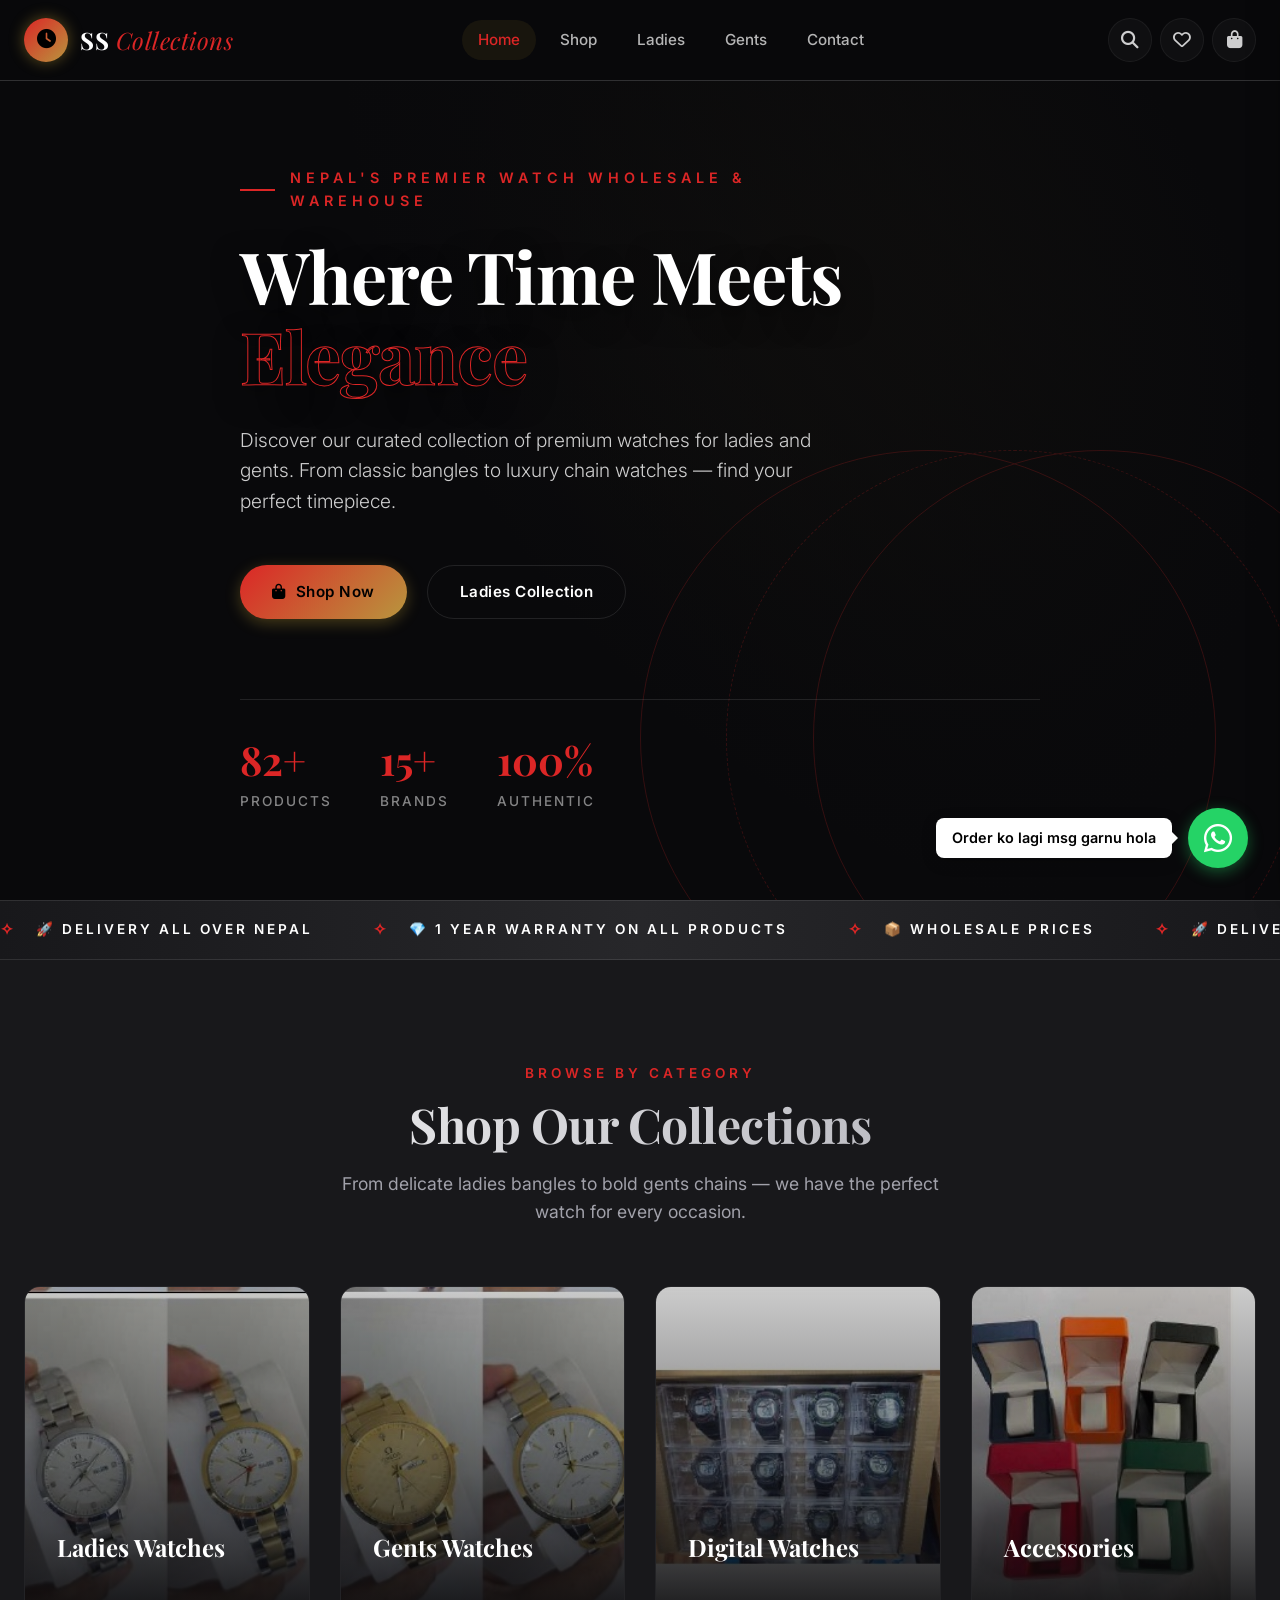
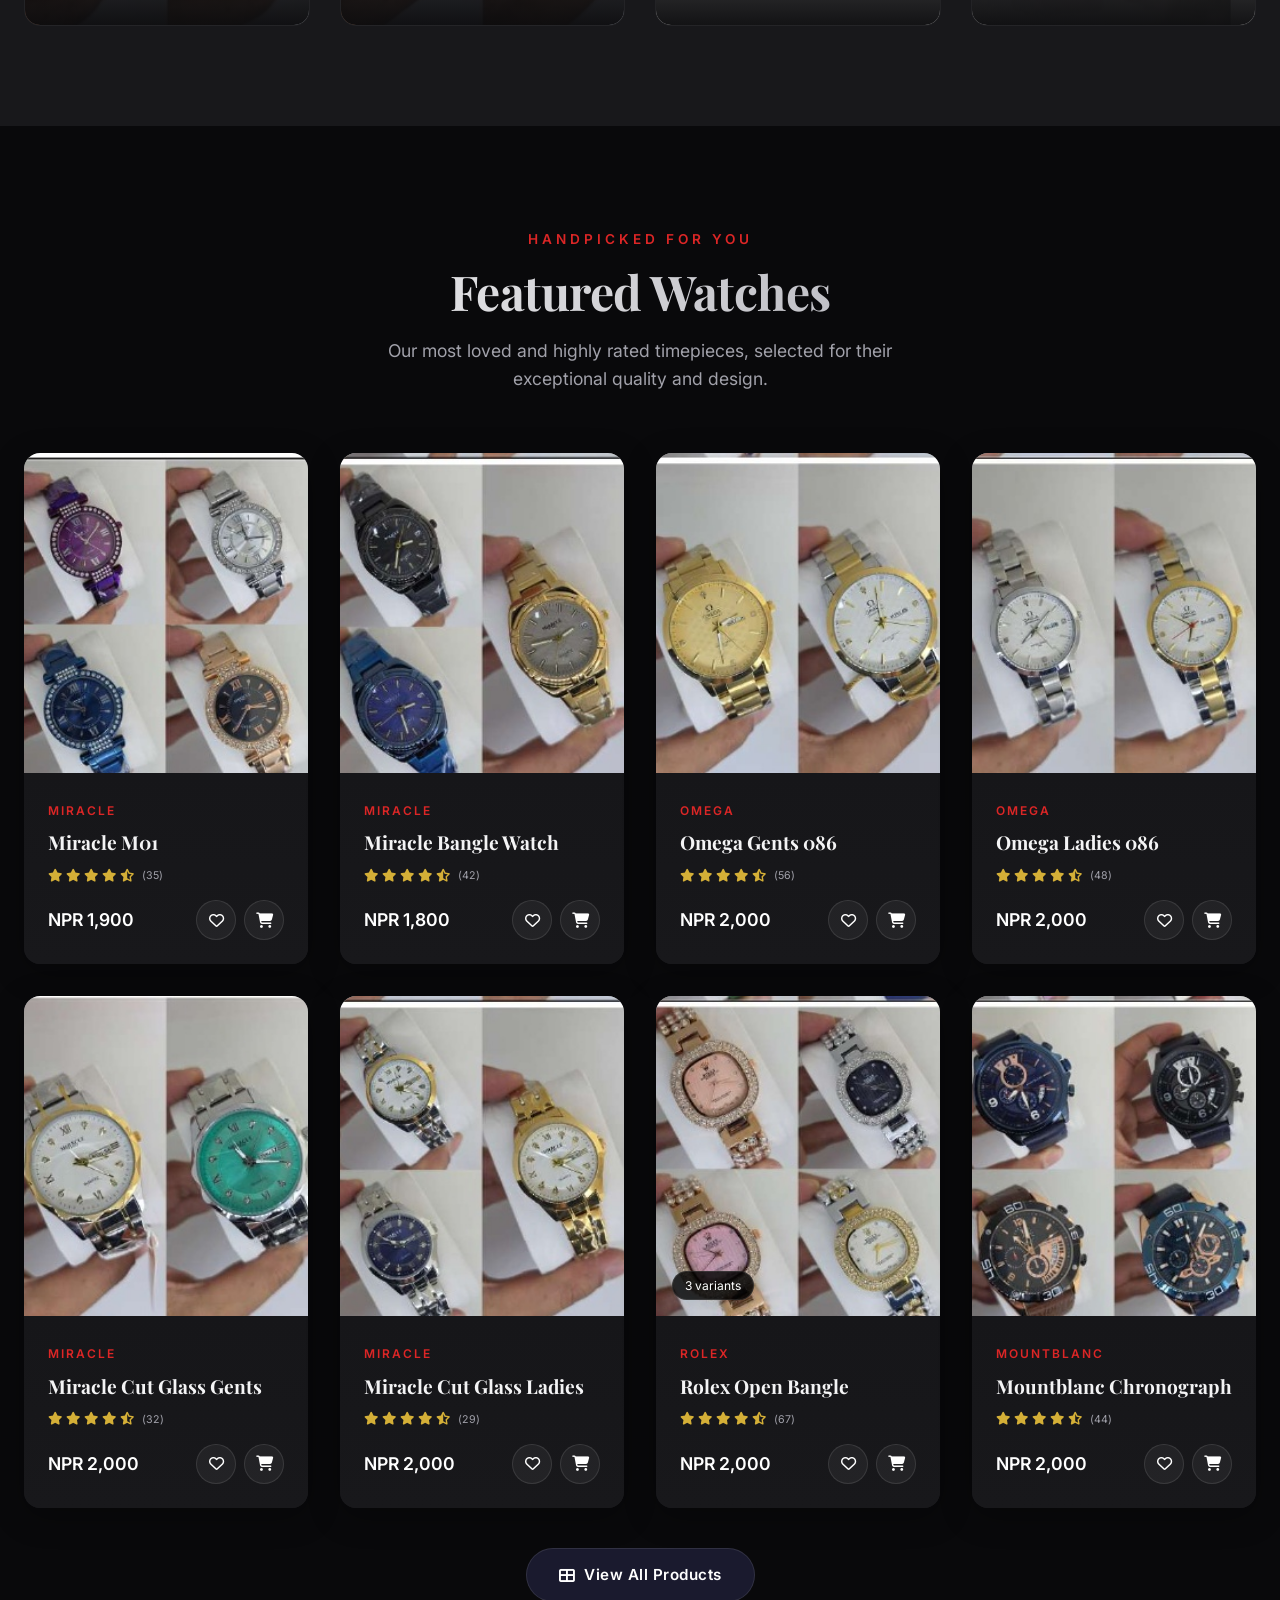
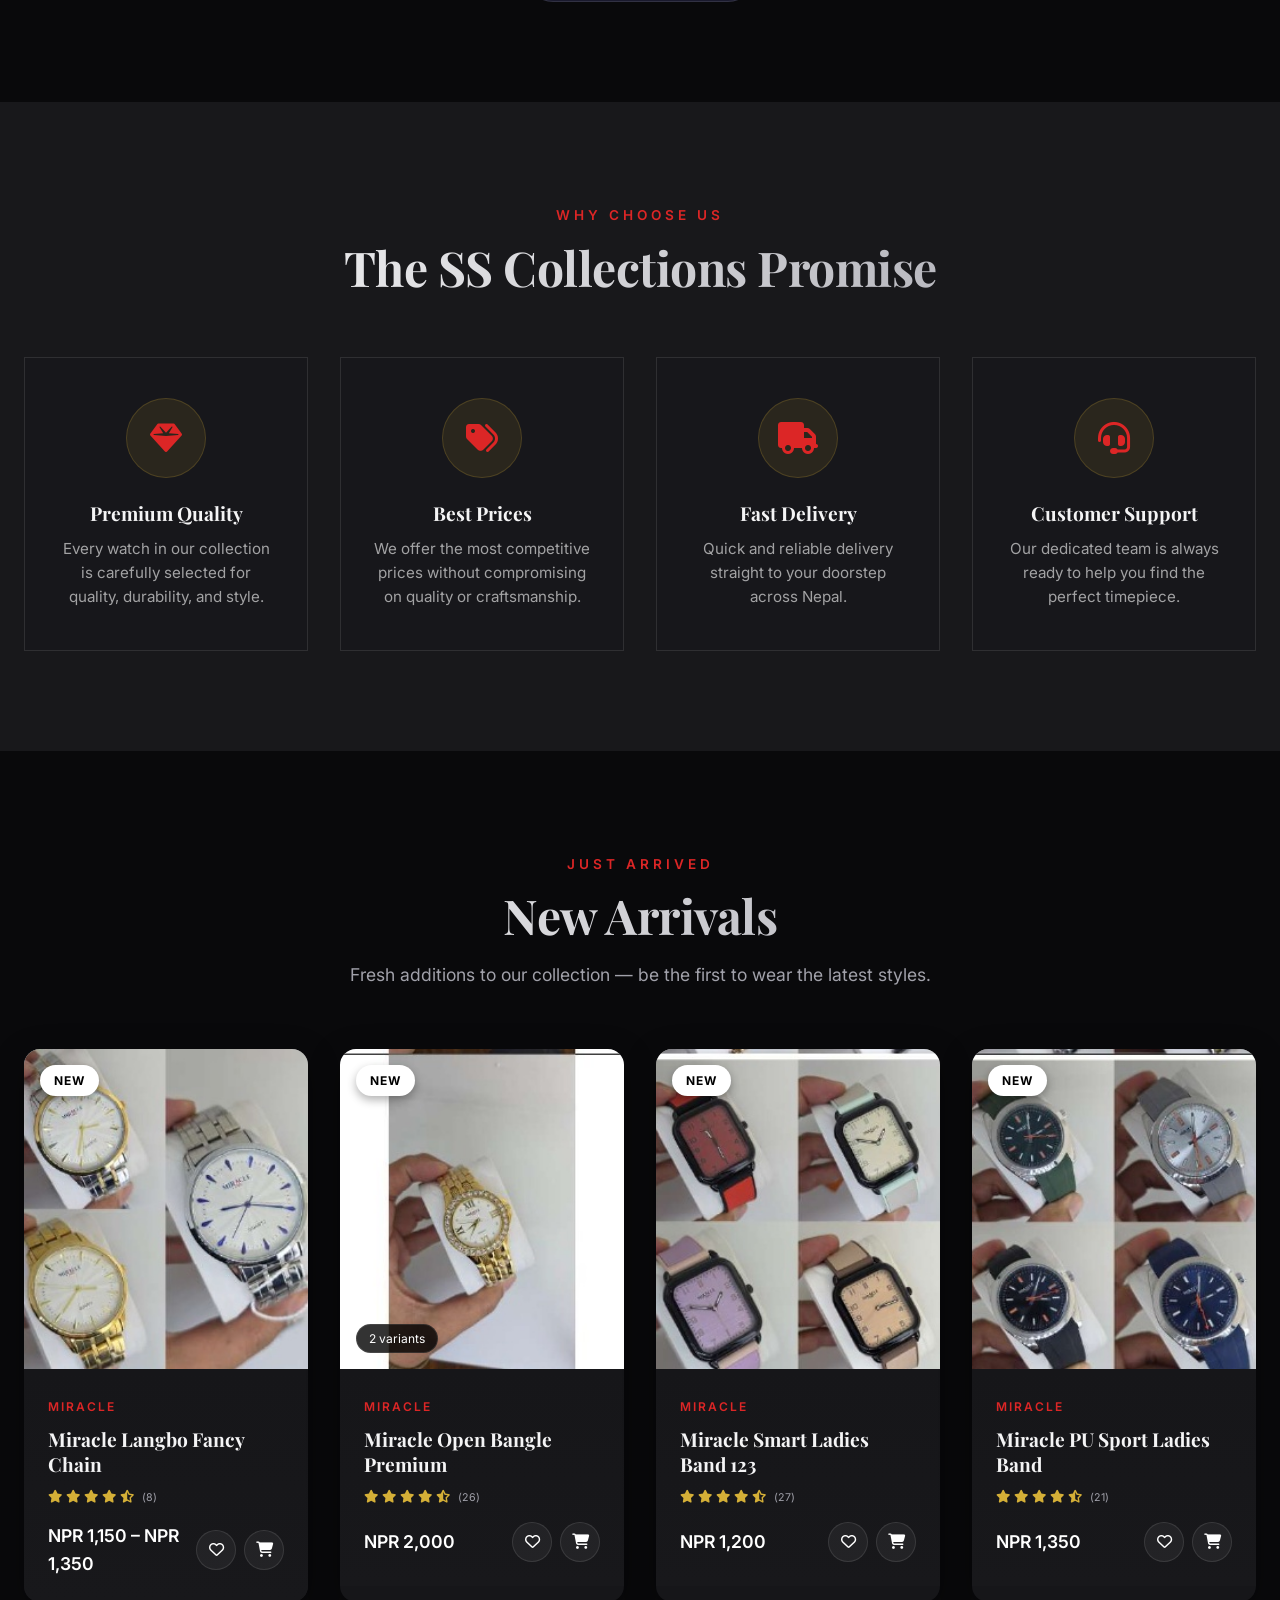
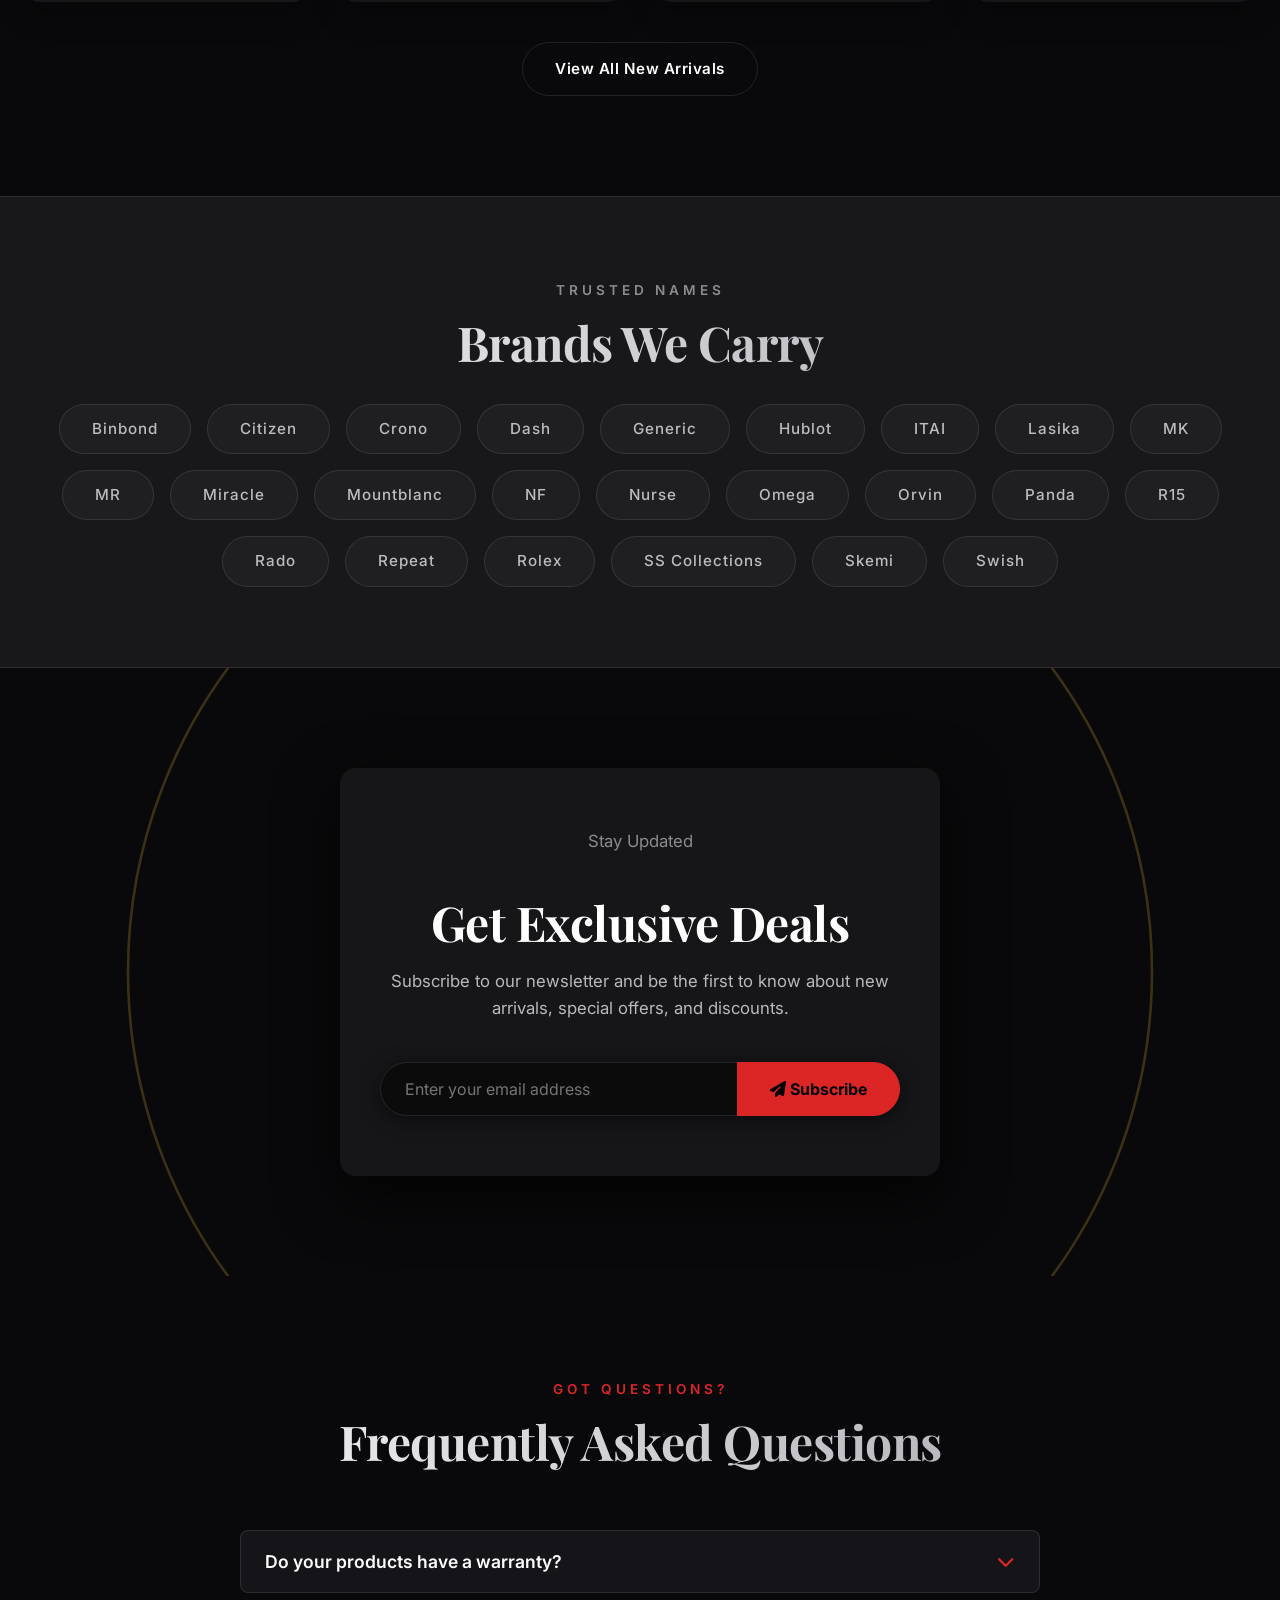
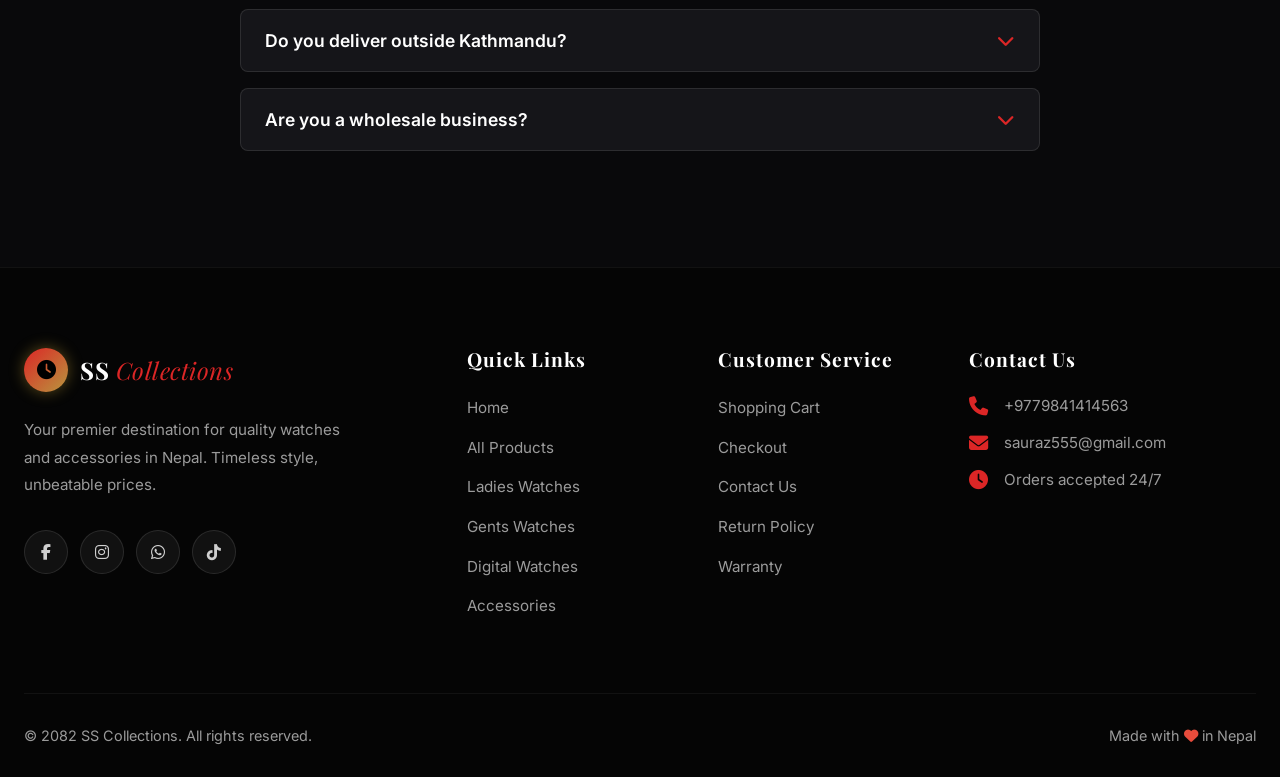
<file: website/index.html>
<!DOCTYPE html>
<html lang="en-NP">
<head>
  <meta charset="UTF-8">
  <meta name="viewport" content="width=device-width, initial-scale=1.0">
  <title>SS Collections | Buy Premium Watches & Wholesale in Nepal</title>

  <meta property="og:type" content="website">
  <meta property="og:locale" content="en_NP">
  <meta property="og:site_name" content="SS Collections Nepal">

  <meta name="description" content="Shop the best premium watches, bangle watches, and digital timepieces in Nepal. SS Collections offers wholesale prices, 1-year warranty, and delivery across Kathmandu and all of Nepal.">
  <link rel="preconnect" href="https://fonts.googleapis.com">
  <link rel="preconnect" href="https://fonts.gstatic.com" crossorigin>
  <link href="https://fonts.googleapis.com/css2?family=Playfair+Display:wght@400;700&family=Inter:wght@300;400;500;600;700&display=swap" rel="stylesheet">
  <link rel="stylesheet" href="https://cdnjs.cloudflare.com/ajax/libs/font-awesome/6.4.0/css/all.min.css">
  <link rel="stylesheet" href="css/style.css">
</head>
<body>

<!-- HEADER -->
<header class="site-header">
  <div class="container">
    <div class="header-top">
      <a href="index.html" class="logo">
        <div class="logo-icon"><i class="fas fa-clock"></i></div>
        <span class="logo-text">SS <span>Collections</span></span>
      </a>
      <nav class="nav-menu" id="navMenu">
        <a href="index.html" class="active">Home</a>
        <a href="shop.html">Shop</a>
        <a href="shop.html?category=ladies">Ladies</a>
        <a href="shop.html?category=gents">Gents</a>
        <a href="contact.html">Contact</a>
      </nav>
      <div class="header-actions">
        <button class="header-btn search-toggle" title="Search"><i class="fas fa-search"></i></button>
        <a href="shop.html?wishlist=1" class="header-btn" title="Wishlist" style="position:relative">
          <i class="far fa-heart"></i>
          <span class="wishlist-badge" style="display:none">0</span>
        </a>
        <button class="header-btn" onclick="openCart()" title="Cart" style="position:relative">
          <i class="fas fa-shopping-bag"></i>
          <span class="cart-badge" style="display:none">0</span>
        </button>
        <button class="hamburger" id="hamburger" onclick="document.getElementById('navMenu').classList.toggle('open'); this.classList.toggle('active')">
          <span></span><span></span><span></span>
        </button>
      </div>
    </div>
  </div>
  <div class="search-bar" id="searchBar">
    <div class="search-bar-inner">
      <i class="fas fa-search" style="color:var(--muted)"></i>
      <input type="text" placeholder="Search watches, brands...">
      <button><i class="fas fa-arrow-right"></i></button>
    </div>
  </div>
</header>

<!-- HERO -->
<section class="hero">
  <div class="hero-bg"></div>
  <div class="container">
    <div class="hero-content">
      <p class="subtitle">Nepal's Premier Watch Wholesale & Warehouse</p>
      <h1>Where Time Meets <em>Elegance</em></h1>
      <p>Discover our curated collection of premium watches for ladies and gents. From classic bangles to luxury chain watches — find your perfect timepiece.</p>
      <div class="hero-btns">
        <a href="shop.html" class="btn btn-primary btn-icon"><i class="fas fa-shopping-bag"></i> Shop Now</a>
        <a href="shop.html?category=ladies" class="btn btn-outline">Ladies Collection</a>
      </div>
      <div class="hero-stats">
        <div class="hero-stat"><strong id="totalCount">85+</strong><span>Products</span></div>
        <div class="hero-stat"><strong>15+</strong><span>Brands</span></div>
        <div class="hero-stat"><strong>100%</strong><span>Authentic</span></div>
      </div>
    </div>
  </div>
  <div class="hero-decor" aria-hidden="true">
    <div class="hero-decor-circle"></div>
    <div class="hero-decor-circle"></div>
    <div class="hero-decor-circle"></div>
  </div>
</section>

<!-- MARQUEE -->
<div class="marquee-strip">
  <div class="marquee-inner">
    <span>🚀 Delivery All Over Nepal</span><span>💎 1 Year Warranty on All Products</span><span>📦 Wholesale Prices</span><span>🚀 Delivery All Over Nepal</span><span>💎 1 Year Warranty on All Products</span><span>📦 Wholesale Prices</span><span>🚀 Delivery All Over Nepal</span><span>💎 1 Year Warranty on All Products</span><span>📦 Wholesale Prices</span>
    <span>🚀 Delivery All Over Nepal</span><span>💎 1 Year Warranty on All Products</span><span>📦 Wholesale Prices</span><span>🚀 Delivery All Over Nepal</span><span>💎 1 Year Warranty on All Products</span><span>📦 Wholesale Prices</span><span>🚀 Delivery All Over Nepal</span><span>💎 1 Year Warranty on All Products</span><span>📦 Wholesale Prices</span>
  </div>
</div>

<!-- CATEGORIES -->
<section class="section" style="background: var(--bg2);">
  <div class="container">
    <div class="section-header">
      <p class="subtitle">Browse by Category</p>
      <h2>Shop Our Collections</h2>
      <p>From delicate ladies bangles to bold gents chains — we have the perfect watch for every occasion.</p>
    </div>
    <div class="categories-grid" id="categoriesGrid"></div>
  </div>
</section>

<!-- FEATURED PRODUCTS -->
<section class="section">
  <div class="container">
    <div class="section-header">
      <p class="subtitle">Handpicked For You</p>
      <h2>Featured Watches</h2>
      <p>Our most loved and highly rated timepieces, selected for their exceptional quality and design.</p>
    </div>
    <div class="products-grid" id="featuredGrid"></div>
    <div class="text-center" style="margin-top:40px">
      <a href="shop.html" class="btn btn-dark btn-icon"><i class="fas fa-th-large"></i> View All Products</a>
    </div>
  </div>
</section>

<!-- WHY CHOOSE US -->
<section class="section" style="background: var(--bg2);">
  <div class="container">
    <div class="section-header">
      <p class="subtitle">Why Choose Us</p>
      <h2>The SS Collections Promise</h2>
    </div>
    <div class="features-grid">
      <div class="feature-card">
        <div class="feature-icon"><i class="fas fa-gem"></i></div>
        <h3>Premium Quality</h3>
        <p>Every watch in our collection is carefully selected for quality, durability, and style.</p>
      </div>
      <div class="feature-card">
        <div class="feature-icon"><i class="fas fa-tags"></i></div>
        <h3>Best Prices</h3>
        <p>We offer the most competitive prices without compromising on quality or craftsmanship.</p>
      </div>
      <div class="feature-card">
        <div class="feature-icon"><i class="fas fa-truck"></i></div>
        <h3>Fast Delivery</h3>
        <p>Quick and reliable delivery straight to your doorstep across Nepal.</p>
      </div>
      <div class="feature-card">
        <div class="feature-icon"><i class="fas fa-headset"></i></div>
        <h3>Customer Support</h3>
        <p>Our dedicated team is always ready to help you find the perfect timepiece.</p>
      </div>
    </div>
  </div>
</section>

<!-- NEW ARRIVALS -->
<section class="section">
  <div class="container">
    <div class="section-header">
      <p class="subtitle">Just Arrived</p>
      <h2>New Arrivals</h2>
      <p>Fresh additions to our collection — be the first to wear the latest styles.</p>
    </div>
    <div class="products-grid" id="newGrid"></div>
    <div class="text-center" style="margin-top:40px">
      <a href="shop.html?sort=newest" class="btn btn-outline">View All New Arrivals</a>
    </div>
  </div>
</section>

<!-- BRANDS -->
<section class="brands-section">
  <div class="container">
    <div class="section-header" style="margin-bottom:32px">
      <p class="subtitle" style="color:rgba(255,255,255,0.5)">Trusted Names</p>
      <h2 style="color:#fff">Brands We Carry</h2>
    </div>
    <div class="brands-grid" id="brandsGrid"></div>
  </div>
</section>

<!-- NEWSLETTER -->
<section class="newsletter">
  <div class="container">
    <div class="newsletter-inner">
      <p class="subtitle" style="color:rgba(255,255,255,0.5)">Stay Updated</p>
      <h2>Get Exclusive Deals</h2>
      <p>Subscribe to our newsletter and be the first to know about new arrivals, special offers, and discounts.</p>
      <form class="newsletter-form" onsubmit="event.preventDefault(); showToast('Thank you for subscribing!', 'success')">
        <input type="email" placeholder="Enter your email address" required>
        <button type="submit"><i class="fas fa-paper-plane"></i> Subscribe</button>
      </form>
    </div>
  </div>
</section>


<!-- FAQ SECTION -->
<section class="section faq-section">
  <div class="container">
    <div class="section-header">
      <p class="subtitle">Got Questions?</p>
      <h2>Frequently Asked Questions</h2>
    </div>
    <div class="faq-container">
      <div class="faq-item">
        <button class="faq-question">Do your products have a warranty? <i class="fas fa-chevron-down"></i></button>
        <div class="faq-answer"><p>Yes, absolutely! <strong>All our products come with a 1-year warranty.</strong> We stand by the quality of our watches.</p></div>
      </div>
      <div class="faq-item">
        <button class="faq-question">Do you deliver outside Kathmandu? <i class="fas fa-chevron-down"></i></button>
        <div class="faq-answer"><p>Yes! We provide fast and reliable <strong>delivery all over Nepal</strong>. Wherever you are, we can move our products to you.</p></div>
      </div>
      <div class="faq-item">
        <button class="faq-question">Are you a wholesale business? <i class="fas fa-chevron-down"></i></button>
        <div class="faq-answer"><p>Yes, we are one of the leading watch warehouses in Nepal. We offer attractive wholesale pricing for bulk purchases.</p></div>
      </div>
    </div>
  </div>
</section>

<!-- FOOTER -->
<footer class="site-footer">
  <div class="container">
    <div class="footer-grid">
      <div class="footer-brand">
        <a href="index.html" class="logo">
          <div class="logo-icon"><i class="fas fa-clock"></i></div>
          <span class="logo-text" style="color:#fff">SS <span>Collections</span></span>
        </a>
        <p>Your premier destination for quality watches and accessories in Nepal. Timeless style, unbeatable prices.</p>
        <div class="footer-social">
          <a href="#" class="social-btn"><i class="fab fa-facebook-f"></i></a>
          <a href="#" class="social-btn"><i class="fab fa-instagram"></i></a>
          <a href="#" class="social-btn"><i class="fab fa-whatsapp"></i></a>
          <a href="#" class="social-btn"><i class="fab fa-tiktok"></i></a>
        </div>
      </div>
      <div class="footer-col">
        <h4>Quick Links</h4>
        <ul>
          <li><a href="index.html">Home</a></li>
          <li><a href="shop.html">All Products</a></li>
          <li><a href="shop.html?category=ladies">Ladies Watches</a></li>
          <li><a href="shop.html?category=gents">Gents Watches</a></li>
          <li><a href="shop.html?category=digital">Digital Watches</a></li>
          <li><a href="shop.html?category=accessories">Accessories</a></li>
        </ul>
      </div>
      <div class="footer-col">
        <h4>Customer Service</h4>
        <ul>
          <li><a href="cart.html">Shopping Cart</a></li>
          <li><a href="checkout.html">Checkout</a></li>
          <li><a href="contact.html">Contact Us</a></li>
          <li><a href="#">Return Policy</a></li>
          <li><a href="#">Warranty</a></li>
        </ul>
      </div>
      <div class="footer-col">
        <h4>Contact Us</h4>
        <ul class="footer-contact">
          
          <li><i class="fas fa-phone"></i><span>+9779841414563</span></li>
          <li><i class="fas fa-envelope"></i><span>sauraz555@gmail.com</span></li>
          <li><i class="fas fa-clock"></i><span>Orders accepted 24/7</span></li>
        </ul>
      </div>
    </div>
    <div class="footer-bottom">
      <p>© 2082 SS Collections. All rights reserved.</p>
      <p>Made with <i class="fas fa-heart" style="color:#e74c3c"></i> in Nepal</p>
    </div>
  </div>
</footer>

<!-- CART DRAWER -->
<div class="cart-drawer" id="cartDrawer">
  <div class="cart-drawer-header">
    <h3>Shopping Cart &nbsp;<span class="cart-badge" style="display:none; position:static; background:var(--gold)">0</span></h3>
    <button class="close-cart" onclick="closeCart()"><i class="fas fa-times"></i></button>
  </div>
  <div class="cart-drawer-body" id="cartDrawerBody"></div>
  <div class="cart-drawer-footer" id="cartDrawerFooter" style="display:none">
    <div class="cart-total-row">
      <span>Subtotal</span>
      <span class="amount" id="cartDrawerTotal">NPR 0</span>
    </div>
    <a href="cart.html" class="btn btn-outline btn-full">View Cart</a>
    <a href="checkout.html" class="btn btn-primary btn-full" style="margin-top:8px">Checkout</a>
  </div>
</div>
<div class="cart-overlay" id="cartOverlay" onclick="closeCart()"></div>

<!-- PRODUCT MODAL -->
<div class="modal" id="productModal">
  <div class="modal-overlay"></div>
  <div class="modal-content">
    <button class="modal-close" onclick="closeModal()"><i class="fas fa-times"></i></button>
    <div class="modal-body"></div>
  </div>
</div>

<!-- BACK TO TOP -->
<button id="backToTop" title="Back to top"><i class="fas fa-arrow-up"></i></button>

<script src="js/products.js"></script>
<script src="js/app.js"></script>
<script>
  document.addEventListener('DOMContentLoaded', () => {
    // Categories
    const catGrid = document.getElementById('categoriesGrid');
    if (catGrid) {
      catGrid.innerHTML = CATEGORIES.map(c => `
        <a href="shop.html?category=${c.id}" class="category-card">
          <img src="${IMG_BASE}${c.image}" alt="${c.name}" onerror="this.style.display='none'">
          <div class="category-overlay">
            <i class="fas ${c.icon}"></i>
            <h3>${c.name}</h3>
            <p>${c.desc}</p>
          </div>
          <div class="category-arrow"><i class="fas fa-arrow-right"></i></div>
        </a>
      `).join('');
    }

    // Featured Products
    const featuredGrid = document.getElementById('featuredGrid');
    if (featuredGrid) {
      const featured = PRODUCTS.filter(p => p.featured).slice(0, 8);
      featuredGrid.innerHTML = featured.map(p => createProductCard(p)).join('');
    }

    // New Arrivals
    const newGrid = document.getElementById('newGrid');
    if (newGrid) {
      const newArrivals = PRODUCTS.filter(p => p.isNew).slice(0, 4);
      newGrid.innerHTML = newArrivals.map(p => createProductCard(p)).join('');
    }

    // Brands
    const brandsGrid = document.getElementById('brandsGrid');
    if (brandsGrid) {
      brandsGrid.innerHTML = BRANDS.map(b => `
        <a href="shop.html?brand=${encodeURIComponent(b)}" class="brand-pill">${b}</a>
      `).join('');
    }

    // Total count
    const totalEl = document.getElementById('totalCount');
    if (totalEl) totalEl.textContent = PRODUCTS.length + '+';
  });
</script>

<!-- WHATSAPP CTA -->

<div class="whatsapp-wrapper">
  <div class="wa-tooltip">Order ko lagi msg garnu hola</div>
  <a href="https://wa.me/9779841414563" class="whatsapp-float" target="_blank" rel="noopener noreferrer">
    <i class="fab fa-whatsapp"></i>
  </a>
</div>

<!-- MOBILE BOTTOM NAV -->
<nav class="mobile-bottom-nav">
  <a href="index.html" class="nav-item">
    <i class="fas fa-home"></i>
    <span>Home</span>
  </a>
  <a href="shop.html" class="nav-item">
    <i class="fas fa-store"></i>
    <span>Shop</span>
  </a>
  <a href="javascript:void(0)" class="nav-item" onclick="openCart()">
    <i class="fas fa-shopping-bag"></i>
    <span>Cart</span>
    <span class="cart-badge-nav" style="display:none; position:absolute; top:-4px; right:10px; background:var(--primary); color:#fff; font-size:0.6rem; font-weight:bold; padding:2px 6px; border-radius:10px;">0</span>
  </a>
  <a href="https://wa.me/9779841414563" class="nav-item" target="_blank" rel="noopener noreferrer">
    <i class="fab fa-whatsapp"></i>
    <span>Chat</span>
  </a>
</nav>

</body>
</html>
</file>
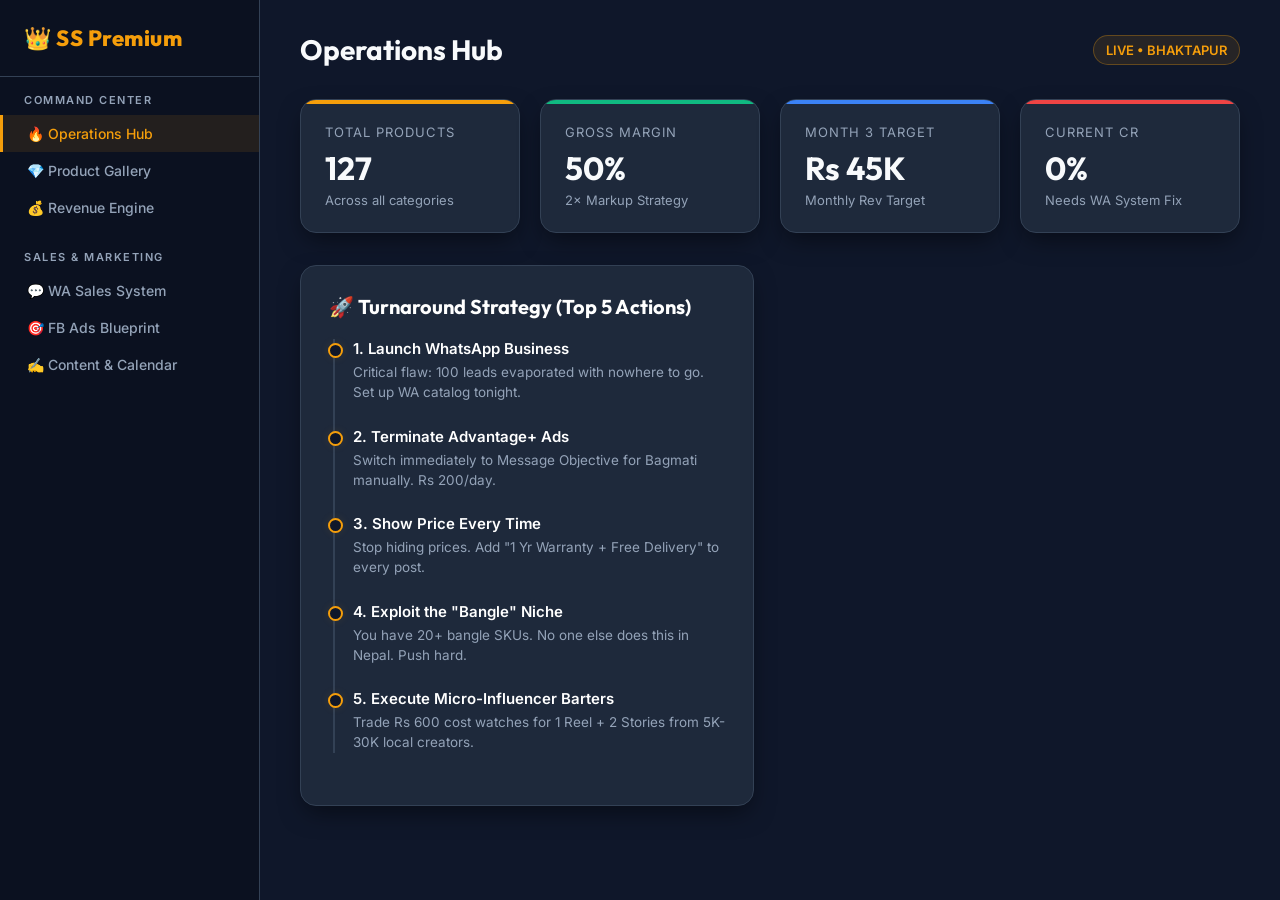
<file: Mega_Dashboard.html>
<!DOCTYPE html>
<html lang="en">
<head>
<meta charset="UTF-8">
<meta name="viewport" content="width=device-width, initial-scale=1.0">
<title>SS Collection — Premium OS</title>
<link href="https://fonts.googleapis.com/css2?family=Inter:wght@300;400;500;600;700&family=Outfit:wght@500;700;800&display=swap" rel="stylesheet">
<style>
  :root {
    --bg-dark: #0f172a;
    --bg-card: #1e293b;
    --bg-card-hover: #334155;
    --text-primary: #f8fafc;
    --text-secondary: #94a3b8;
    --gold: #f59e0b;
    --gold-dim: rgba(245, 158, 11, 0.1);
    --blue: #3b82f6;
    --green: #10b981;
    --red: #ef4444;
    --border: #334155;
    --shadow: 0 10px 25px -5px rgba(0, 0, 0, 0.5);
  }
  
  * { box-sizing: border-box; margin: 0; padding: 0; }
  
  body {
    font-family: 'Inter', sans-serif;
    background-color: var(--bg-dark);
    color: var(--text-primary);
    display: flex;
    min-height: 100vh;
    overflow-x: hidden;
  }
  
  /* Scrollbar */
  ::-webkit-scrollbar { width: 8px; }
  ::-webkit-scrollbar-track { background: var(--bg-dark); }
  ::-webkit-scrollbar-thumb { background: var(--border); border-radius: 4px; }
  ::-webkit-scrollbar-thumb:hover { background: var(--text-secondary); }

  /* Sidebar */
  .sidebar {
    width: 260px;
    background-color: #0b1120;
    border-right: 1px solid var(--border);
    display: flex;
    flex-direction: column;
    position: fixed;
    height: 100vh;
    z-index: 100;
  }
  
  .brand {
    padding: 24px;
    border-bottom: 1px solid var(--border);
  }
  
  .brand h1 {
    font-family: 'Outfit', sans-serif;
    font-size: 22px;
    font-weight: 800;
    color: var(--gold);
    letter-spacing: 0.5px;
    display: flex;
    align-items: center;
    gap: 8px;
  }
  
  .nav-menu { padding: 16px 0; overflow-y: auto; flex: 1; }
  .nav-group { margin-bottom: 24px; }
  .nav-label {
    font-size: 11px;
    text-transform: uppercase;
    letter-spacing: 1.5px;
    color: var(--text-secondary);
    padding: 0 24px;
    margin-bottom: 8px;
    font-weight: 600;
  }
  
  .nav-item {
    padding: 10px 24px;
    display: flex;
    align-items: center;
    gap: 12px;
    color: var(--text-secondary);
    text-decoration: none;
    font-size: 14px;
    font-weight: 500;
    cursor: pointer;
    transition: all 0.2s ease;
    border-left: 3px solid transparent;
  }
  
  .nav-item:hover {
    background-color: var(--gold-dim);
    color: var(--gold);
  }
  
  .nav-item.active {
    background-color: var(--gold-dim);
    color: var(--gold);
    border-left-color: var(--gold);
  }

  /* Main Content */
  .main-content {
    margin-left: 260px;
    flex: 1;
    padding: 32px 40px;
  }
  
  .top-header {
    display: flex;
    justify-content: space-between;
    align-items: center;
    margin-bottom: 32px;
  }
  
  .top-header h2 {
    font-family: 'Outfit', sans-serif;
    font-size: 28px;
  }
  
  .top-header .badge {
    background: var(--gold-dim);
    color: var(--gold);
    padding: 6px 12px;
    border-radius: 20px;
    font-size: 13px;
    font-weight: 600;
    border: 1px solid rgba(245, 158, 11, 0.3);
  }

  .section { display: none; animation: fadeIn 0.4s ease; }
  .section.active { display: block; }
  
  @keyframes fadeIn { from { opacity: 0; transform: translateY(10px); } to { opacity: 1; transform: translateY(0); } }

  /* KPI Grid */
  .kpi-grid {
    display: grid;
    grid-template-columns: repeat(auto-fit, minmax(220px, 1fr));
    gap: 20px;
    margin-bottom: 32px;
  }
  
  .kpi-card {
    background: var(--bg-card);
    padding: 24px;
    border-radius: 16px;
    border: 1px solid var(--border);
    box-shadow: var(--shadow);
    position: relative;
    overflow: hidden;
  }
  
  .kpi-card::before {
    content: '';
    position: absolute;
    top: 0; left: 0; width: 100%; height: 4px;
  }
  .kpi-card.gold::before { background: var(--gold); }
  .kpi-card.blue::before { background: var(--blue); }
  .kpi-card.green::before { background: var(--green); }
  .kpi-card.red::before { background: var(--red); }
  
  .kpi-title { font-size: 13px; color: var(--text-secondary); text-transform: uppercase; letter-spacing: 1px; margin-bottom: 8px;}
  .kpi-value { font-family: 'Outfit', sans-serif; font-size: 32px; font-weight: 700; margin-bottom: 4px;}
  .kpi-desc { font-size: 13px; color: var(--text-secondary); }

  /* Product Gallery Grid */
  .filters {
    display: flex;
    gap: 12px;
    flex-wrap: wrap;
    margin-bottom: 24px;
  }
  
  .filter-btn {
    background: var(--bg-card);
    color: var(--text-secondary);
    border: 1px solid var(--border);
    padding: 8px 16px;
    border-radius: 20px;
    font-size: 13px;
    font-weight: 500;
    cursor: pointer;
    transition: all 0.2s;
  }
  
  .filter-btn:hover, .filter-btn.active {
    background: var(--gold);
    color: #fff;
    border-color: var(--gold);
  }

  .gallery {
    display: grid;
    grid-template-columns: repeat(auto-fill, minmax(240px, 1fr));
    gap: 24px;
  }
  
  .product-card {
    background: var(--bg-card);
    border-radius: 16px;
    overflow: hidden;
    border: 1px solid var(--border);
    transition: transform 0.3s cubic-bezier(0.175, 0.885, 0.32, 1.275);
    cursor: pointer;
  }
  
  .product-card:hover {
    transform: translateY(-8px);
    box-shadow: 0 20px 25px -5px rgba(0, 0, 0, 0.5), 0 0 15px var(--gold-dim);
    border-color: rgba(245, 158, 11, 0.4);
  }
  
  .product-img {
    width: 100%;
    height: 240px;
    object-fit: cover;
    background: #000;
    border-bottom: 1px solid var(--border);
  }
  
  .product-info { padding: 16px; }
  .product-name { font-size: 15px; font-weight: 600; margin-bottom: 8px; line-height: 1.3; }
  .product-price { font-family: 'Outfit', sans-serif; color: var(--gold); font-weight: 700; font-size: 18px; }
  .tag { display: inline-block; padding: 3px 8px; background: rgba(255,255,255,0.1); border-radius: 4px; font-size: 11px; margin-top: 8px; color: #cbd5e1; }

  /* CSV loading spinner */
  .loader {
    display: inline-block;
    width: 40px; height: 40px;
    border: 3px solid rgba(245,158,11,0.3);
    border-radius: 50%;
    border-top-color: var(--gold);
    animation: spin 1s ease-in-out infinite;
  }
  @keyframes spin { to { transform: rotate(360deg); } }

  .layout-grid {
    display: grid;
    grid-template-columns: 1fr 1fr;
    gap: 32px;
  }

  .panel {
    background: var(--bg-card);
    border-radius: 16px;
    padding: 28px;
    border: 1px solid var(--border);
    box-shadow: var(--shadow);
  }

  .panel h3 {
    font-family: 'Outfit', sans-serif;
    font-size: 20px;
    margin-bottom: 20px;
    color: #fff;
    display: flex;
    align-items: center;
    gap: 10px;
  }
  
  /* Modern Timeline */
  .timeline { position: relative; padding-left: 24px; }
  .timeline::before { content: ''; position: absolute; left: 4px; top: 0; height: 100%; width: 2px; background: var(--border); }
  .timeline-item { position: relative; margin-bottom: 24px; }
  .timeline-item::before {
    content: ''; position: absolute; left: -25.5px; top: 4px;
    width: 11px; height: 11px; border-radius: 50%;
    background: var(--bg-dark); border: 2px solid var(--gold);
    box-shadow: 0 0 10px var(--gold-dim);
  }
  .timeline-title { font-weight: 600; color: #fff; margin-bottom: 4px; font-size: 15px; }
  .timeline-desc { color: var(--text-secondary); font-size: 13.5px; line-height: 1.5; }

  /* Calculator */
  .calc-group { margin-bottom: 20px; }
  .calc-label { display: flex; justify-content: space-between; font-size: 14px; margin-bottom: 8px; color: var(--text-secondary); }
  .calc-label strong { color: #fff; }
  input[type=range] {
    width: 100%; height: 6px; background: var(--border); border-radius: 4px; outline: none; appearance: none;
  }
  input[type=range]::-webkit-slider-thumb {
    appearance: none; width: 18px; height: 18px; border-radius: 50%; background: var(--gold); cursor: pointer; transition: transform 0.1s;
  }
  input[type=range]::-webkit-slider-thumb:hover { transform: scale(1.2); }
  .result-box {
    background: rgba(16, 185, 129, 0.1);
    border: 1px solid rgba(16, 185, 129, 0.3);
    border-radius: 12px;
    padding: 20px;
    text-align: center;
    margin-top: 24px;
  }
  .result-val { font-family: 'Outfit', sans-serif; font-size: 36px; color: var(--green); font-weight: 700; margin: 4px 0; }
  .result-tag { font-size: 12px; text-transform: uppercase; letter-spacing: 1px; color: var(--green); }

  /* Alerts */
  .alert {
    padding: 16px 20px;
    border-radius: 12px;
    margin-bottom: 24px;
    font-size: 14px;
    line-height: 1.6;
    display: flex;
    gap: 12px;
    align-items: flex-start;
  }
  .alert.danger { background: rgba(239, 68, 68, 0.1); border: 1px solid rgba(239, 68, 68, 0.3); color: #fca5a5; }
  .alert.warn { background: var(--gold-dim); border: 1px solid rgba(245, 158, 11, 0.3); color: #fcd34d; }
  
  .script-box {
    background: #0b1120;
    border: 1px solid var(--border);
    border-radius: 12px;
    padding: 20px;
    margin-bottom: 16px;
  }
  .script-tag { font-size: 11px; color: var(--gold); text-transform: uppercase; letter-spacing: 1px; margin-bottom: 12px; font-weight: 700; }
  .script-box pre { font-family: inherit; font-size: 14px; line-height: 1.6; color: #fff; white-space: pre-wrap; }
  .copy-btn {
    background: var(--bg-card-hover); color: #fff; border: 1px solid var(--border);
    padding: 6px 12px; border-radius: 4px; cursor: pointer; font-size: 12px; font-weight: 600;
    margin-top: 12px; transition: all 0.2s; display: flex; align-items: center; gap: 6px;
  }
  .copy-btn:hover { background: var(--gold); border-color: var(--gold); }
</style>
</head>
<body>

<div class="sidebar">
  <div class="brand">
    <h1>👑 SS Premium</h1>
  </div>
  <div class="nav-menu">
    <div class="nav-group">
      <div class="nav-label">Command Center</div>
      <div class="nav-item active" onclick="nav('dash', this)">🔥 Operations Hub</div>
      <div class="nav-item" onclick="nav('products', this)">💎 Product Gallery</div>
      <div class="nav-item" onclick="nav('calc', this)">💰 Revenue Engine</div>
    </div>
    <div class="nav-group">
      <div class="nav-label">Sales & Marketing</div>
      <div class="nav-item" onclick="nav('whatsapp', this)">💬 WA Sales System</div>
      <div class="nav-item" onclick="nav('ads', this)">🎯 FB Ads Blueprint</div>
      <div class="nav-item" onclick="nav('content', this)">✍️ Content & Calendar</div>
    </div>
  </div>
</div>

<div class="main-content">
  <div class="top-header">
    <h2 id="page-title">Operations Hub</h2>
    <div class="badge">LIVE • BHAKTAPUR</div>
  </div>

  <!-- DASHBOARD -->
  <div id="dash" class="section active">
    <div class="kpi-grid">
      <div class="kpi-card gold">
        <div class="kpi-title">Total Products</div>
        <div class="kpi-value" id="kpi-products">--</div>
        <div class="kpi-desc">Across all categories</div>
      </div>
      <div class="kpi-card green">
        <div class="kpi-title">Gross Margin</div>
        <div class="kpi-value">50%</div>
        <div class="kpi-desc">2× Markup Strategy</div>
      </div>
      <div class="kpi-card blue">
        <div class="kpi-title">Month 3 Target</div>
        <div class="kpi-value">Rs 45K</div>
        <div class="kpi-desc">Monthly Rev Target</div>
      </div>
      <div class="kpi-card red">
        <div class="kpi-title">Current CR</div>
        <div class="kpi-value">0%</div>
        <div class="kpi-desc">Needs WA System Fix</div>
      </div>
    </div>

    <div class="layout-grid">
      <div class="panel">
        <h3>🚀 Turnaround Strategy (Top 5 Actions)</h3>
        <div class="timeline">
          <div class="timeline-item">
            <div class="timeline-title">1. Launch WhatsApp Business</div>
            <div class="timeline-desc">Critical flaw: 100 leads evaporated with nowhere to go. Set up WA catalog tonight.</div>
          </div>
          <div class="timeline-item">
            <div class="timeline-title">2. Terminate Advantage+ Ads</div>
            <div class="timeline-desc">Switch immediately to Message Objective for Bagmati manually. Rs 200/day.</div>
          </div>
          <div class="timeline-item">
            <div class="timeline-title">3. Show Price Every Time</div>
            <div class="timeline-desc">Stop hiding prices. Add "1 Yr Warranty + Free Delivery" to every post.</div>
          </div>
          <div class="timeline-item">
            <div class="timeline-title">4. Exploit the "Bangle" Niche</div>
            <div class="timeline-desc">You have 20+ bangle SKUs. No one else does this in Nepal. Push hard.</div>
          </div>
          <div class="timeline-item">
            <div class="timeline-title">5. Execute Micro-Influencer Barters</div>
            <div class="timeline-desc">Trade Rs 600 cost watches for 1 Reel + 2 Stories from 5K-30K local creators.</div>
          </div>
        </div>
      </div>
    </div>
  </div>

  <!-- PRODUCT GALLERY -->
  <div id="products" class="section">
    <div class="filters">
      <button class="filter-btn active" onclick="filterGallery('all', this)">All</button>
      <button class="filter-btn" onclick="filterGallery('miracle', this)">Miracle</button>
      <button class="filter-btn" onclick="filterGallery('digital', this)">Digital/Youth</button>
      <button class="filter-btn" onclick="filterGallery('bangle', this)">Ladies Bangle</button>
      <button class="filter-btn" onclick="filterGallery('premium', this)">Premium Gents</button>
      <button class="filter-btn" onclick="filterGallery('set', this)">Couple & Gift Sets</button>
    </div>
    
    <div id="gallery-loader" style="text-align: center; padding: 40px;"><div class="loader"></div><p style="margin-top: 16px; color: var(--text-secondary);">Loading visual catalog...</p></div>
    <div class="gallery" id="product-grid"></div>
  </div>

  <!-- CALC ENGINE -->
  <div id="calc" class="section">
    <div class="layout-grid">
      <div class="panel">
        <h3>🧮 Scale Projection Engine</h3>
        <p style="color:var(--text-secondary); margin-bottom: 24px;">Adjust parameters to forecast your 30-day profitability based on 50% gross margin.</p>
        
        <div class="calc-group">
          <div class="calc-label"><span>Daily Orders</span> <strong id="val-orders">5</strong></div>
          <input type="range" id="sl-orders" min="1" max="50" value="5" oninput="calcProfit()">
        </div>
        
        <div class="calc-group">
          <div class="calc-label"><span>Average Order Value (NPR)</span> <strong id="val-aov">Rs 1,600</strong></div>
          <input type="range" id="sl-aov" min="500" max="2600" step="50" value="1600" oninput="calcProfit()">
        </div>
        
        <div class="calc-group">
          <div class="calc-label"><span>Daily Ad Spend (NPR)</span> <strong id="val-ads">Rs 300</strong></div>
          <input type="range" id="sl-ads" min="0" max="2000" step="100" value="300" oninput="calcProfit()">
        </div>
      </div>
      
      <div>
        <div class="result-box">
          <div class="result-tag">Monthly Revenue Target</div>
          <div class="result-val" id="res-rev">Rs 240,000</div>
        </div>
        <div class="result-box" style="background: rgba(245, 158, 11, 0.1); border-color: rgba(245, 158, 11, 0.3);">
          <div class="result-tag" style="color: var(--gold);">Gross Profit (Before Ads)</div>
          <div class="result-val" id="res-gp" style="color: var(--gold);">Rs 120,000</div>
        </div>
        <div class="result-box" style="background: rgba(59, 130, 246, 0.1); border-color: rgba(59, 130, 246, 0.3);">
          <div class="result-tag" style="color: var(--blue);">NET MONTHLY PROFIT</div>
          <div class="result-val" id="res-net" style="color: var(--blue);">Rs 111,000</div>
        </div>
      </div>
    </div>
  </div>

  <!-- WHATSAPP SYSTEM -->
  <div id="whatsapp" class="section">
    <div class="alert warn">
      <strong>⚡ Speed Rule:</strong> Reply in under 5 minutes = 60% conversion chance. After 1 hour, 80% of leads are lost.
    </div>
    <div class="layout-grid">
      <div class="panel">
        <h3>💬 Proven Sales Scripts</h3>
        
        <div class="script-box">
          <div class="script-tag">Initial Greeting (Triggered on 1st message)</div>
          <pre id="s1">Namaste! SS Collection ma swagat chha 🙏

Hajurlai kun type ko watch chai pareko — ladies, gents, ki couple set? 
Hami sange Rs 500 dekhi Rs 2,600 samma ka 55+ premium models chhan.

Kathmandu valley bhitra FREE delivery chha ra 1 yr warranty pani chha! 😊</pre>
          <button class="copy-btn" onclick="copyTxt('s1')"><svg width="14" height="14" viewBox="0 0 24 24" fill="none" stroke="currentColor" stroke-width="2"><rect x="9" y="9" width="13" height="13" rx="2" ry="2"></rect><path d="M5 15H4a2 2 0 0 1-2-2V4a2 2 0 0 1 2-2h9a2 2 0 0 1 2 2v1"></path></svg> Copy Script</button>
        </div>
        
        <div class="script-box">
          <div class="script-tag">Objection: "Mahango chha" (Price Resistance)</div>
          <pre id="s2">Hajur, herda ali price badi lagna sakcha. Tara bazar ma Rs 4,000 parne watch hami direct import garne bhayekole Rs 1,900 mai dinchau!

Sathai hami: 
✅ 1 year machine warranty dinchau
✅ Premium gift box FREE dinchau
✅ Kathmandu ma Free Delivery chha
Quality ma kunai compromise chhaina hajur!</pre>
          <button class="copy-btn" onclick="copyTxt('s2')"><svg width="14" height="14" viewBox="0 0 24 24" fill="none" stroke="currentColor" stroke-width="2"><rect x="9" y="9" width="13" height="13" rx="2" ry="2"></rect><path d="M5 15H4a2 2 0 0 1-2-2V4a2 2 0 0 1 2-2h9a2 2 0 0 1 2 2v1"></path></svg> Copy Script</button>
        </div>
      </div>
      
      <div class="panel">
        <h3>📱 Quick Replies Workflow</h3>
        <div class="timeline">
          <div class="timeline-item">
            <div class="timeline-title">Step 1: Qualify</div>
            <div class="timeline-desc">Ask if it's for men/women/couple, and roughly what budget.</div>
          </div>
          <div class="timeline-item">
            <div class="timeline-title">Step 2: Limit Choices</div>
            <div class="timeline-desc">Send exactly 3 photo options. Never send more, choice paralysis kills sales.</div>
          </div>
          <div class="timeline-item">
            <div class="timeline-title">Step 3: State the Value</div>
            <div class="timeline-desc">"This is our Miracle M01, highest seller right now. Only Rs 1,900 with warranty."</div>
          </div>
          <div class="timeline-item">
            <div class="timeline-title">Step 4: Assume the Close</div>
            <div class="timeline-desc">"Stock ma last 2 pieces cha, aajai dispatch garna ko lagi address pam na?"</div>
          </div>
        </div>
      </div>
    </div>
  </div>

  <!-- OTHER SECTIONS STAND-IN -->
  <div id="ads" class="section">
    <div class="panel">
      <h3>🎯 Targeted Ads Fix</h3>
      <p style="color:var(--text-secondary)">You are running Advantage Plus. Turn it off. Run Message objectives to local audiences only using video format. (Implementation details extracted from core docs).</p>
    </div>
  </div>
  
  <div id="content" class="section">
    <div class="panel">
      <h3>📅 Content Machine</h3>
      <p style="color:var(--text-secondary)">Use the 50 provided templates from the toolkit. Post everyday with prices shown.</p>
    </div>
  </div>

</div>

<script>
  // Navigation
  const titles = {
    dash: '🔥 Operations Hub', products: '💎 Product Gallery', calc: '💰 Revenue Engine', 
    whatsapp: '💬 WA Sales System', ads: '🎯 FB Ads Blueprint', content: '✍️ Content & Calendar'
  };
  
  function nav(id, el) {
    document.querySelectorAll('.section').forEach(s => s.classList.remove('active'));
    document.querySelectorAll('.nav-item').forEach(n => n.classList.remove('active'));
    document.getElementById(id).classList.add('active');
    el.classList.add('active');
    document.getElementById('page-title').textContent = titles[id];
  }
  
  // Profit Calc
  function calcProfit() {
    const orders = parseInt(document.getElementById('sl-orders').value);
    const aov = parseInt(document.getElementById('sl-aov').value);
    const ads = parseInt(document.getElementById('sl-ads').value);
    
    document.getElementById('val-orders').textContent = orders;
    document.getElementById('val-aov').textContent = 'Rs ' + aov.toLocaleString();
    document.getElementById('val-ads').textContent = 'Rs ' + ads.toLocaleString();
    
    const monthlyRev = orders * aov * 30;
    const grossProfit = monthlyRev * 0.5;
    const netProfit = grossProfit - (ads * 30);
    
    document.getElementById('res-rev').textContent = 'Rs ' + monthlyRev.toLocaleString();
    document.getElementById('res-gp').textContent = 'Rs ' + grossProfit.toLocaleString();
    document.getElementById('res-net').textContent = 'Rs ' + netProfit.toLocaleString();
  }
  
  // Copy text utility
  function copyTxt(id) {
    const txt = document.getElementById(id).innerText;
    navigator.clipboard.writeText(txt).then(() => {
      alert('Script Copied!');
    });
  }

  // Gallery Loader
  const products = [];
  
  function inferCategory(model) {
    const lmodel = model.toLowerCase();
    if(lmodel.includes('set') || lmodel.includes('coach') || lmodel.includes('couple')) return 'set';
    if(lmodel.includes('bangle') || lmodel.includes('mk ') || lmodel.includes('orvin')) return 'bangle';
    if(lmodel.includes('digital') || lmodel.includes('sport') || lmodel.includes('lasika') || lmodel.includes('itai')) return 'digital';
    if(lmodel.includes('rolex') || lmodel.includes('citizen') || lmodel.includes('hublot') || lmodel.includes('swish') || lmodel.includes('r15') || lmodel.includes('binbond')) return 'premium';
    if(lmodel.includes('miracle')) return 'miracle';
    return 'other';
  }

  
  const csvData = [{"page": "1", "model": "Miracle Langbo Fancy chain", "price": "575-675", "file": "Miracle_Langbo_Fancy_chain_575-675.jpg"}, {"page": "1", "model": "Miracle 3022 PU LB", "price": "450", "file": "Miracle_3022_PU_LB_450.jpg"}, {"page": "1", "model": "Panda PU LB", "price": "250", "file": "Panda_PU_LB_250.jpg"}, {"page": "1", "model": "Miracle M83", "price": "675", "file": "Miracle_M83_675.jpg"}, {"page": "1", "model": "Miracle M01", "price": "950", "file": "Miracle_M01_950.jpg"}, {"page": "1", "model": "Repeat LB", "price": "250", "file": "Repeat_LB_250.jpg"}, {"page": "2", "model": "Miracle M02", "price": "950", "file": "Miracle_M02_950.jpg"}, {"page": "2", "model": "Miracle Bangle", "price": "900", "file": "Miracle_Bangle_900.jpg"}, {"page": "2", "model": "Omega Gents 086", "price": "1000", "file": "Omega_Gents_086_1000.jpg"}, {"page": "2", "model": "Omega Ladies 086", "price": "1000", "file": "Omega_Ladies_086_1000.jpg"}, {"page": "2", "model": "Miracle M083 Ladies", "price": "675", "file": "Miracle_M083_Ladies_675.jpg"}, {"page": "2", "model": "Miracle M83 Gents", "price": "675", "file": "Miracle_M83_Gents_675.jpg"}, {"page": "3", "model": "Miracle Cut Glass Gents", "price": "1000", "file": "Miracle_Cut_Glass_Gents_1000.jpg"}, {"page": "3", "model": "Miracle Cut Glass Ladies", "price": "1000", "file": "Miracle_Cut_Glass_Ladies_1000.jpg"}, {"page": "3", "model": "Miracle M080 Gents", "price": "900", "file": "Miracle_M080_Gents_900.jpg"}, {"page": "3", "model": "Nurse Watch", "price": "275", "file": "Nurse_Watch_275.jpg"}, {"page": "3", "model": "Miracle Open Bangle", "price": "800", "file": "Miracle_Open_Bangle_800.jpg"}, {"page": "3", "model": "Miracle Open Bangle", "price": "750", "file": "Miracle_Open_Bangle_750.jpg"}, {"page": "4", "model": "Miracle Open Bangle", "price": "800", "file": "Miracle_Open_Bangle_800_2.jpg"}, {"page": "4", "model": "Miracle M080 Ladies", "price": "900", "file": "Miracle_M080_Ladies_900.jpg"}, {"page": "4", "model": "Miracle M033 Ladies", "price": "900", "file": "Miracle_M033_Ladies_900.jpg"}, {"page": "4", "model": "Miracle Colour Square Small", "price": "450", "file": "Miracle_Colour_Square_Small_450.jpg"}, {"page": "4", "model": "Rolex Open Bangle", "price": "850", "file": "Rolex_Open_Bangle_850.jpg"}, {"page": "4", "model": "Miracle M040", "price": "900", "file": "Miracle_M040_900.jpg"}, {"page": "5", "model": "Rado Ra03", "price": "900", "file": "Rado_Ra03_900.jpg"}, {"page": "5", "model": "Miracle M037", "price": "800", "file": "Miracle_M037_800.jpg"}, {"page": "5", "model": "Miracle Smart LB 123", "price": "600", "file": "Miracle_Smart_LB_123_600.jpg"}, {"page": "5", "model": "Mountblanc Cron", "price": "1000", "file": "Mountblanc_Cron_1000.jpg"}, {"page": "5", "model": "Miracle M59", "price": "900", "file": "Miracle_M59_900.jpg"}, {"page": "5", "model": "Miracle ladies M031", "price": "800-900", "file": "Miracle_ladies_M031_800-900.jpg"}, {"page": "6", "model": "Miracle Gents M031", "price": "800-900", "file": "Miracle_Gents_M031_800-900.jpg"}, {"page": "6", "model": "Miracle M037", "price": "800", "file": "Miracle_M037_800_2.jpg"}, {"page": "6", "model": "Miracle M056 Bangle", "price": "900", "file": "Miracle_M056_Bangle_900.jpg"}, {"page": "6", "model": "Rolex Open Bangle", "price": "850", "file": "Rolex_Open_Bangle_850_2.jpg"}, {"page": "6", "model": "Miracle PU Sport Lb", "price": "675", "file": "Miracle_PU_Sport_Lb_675.jpg"}, {"page": "6", "model": "Miracle Ladies Open Bangle", "price": "800", "file": "Miracle_Ladies_Open_Bangle_800.jpg"}, {"page": "7", "model": "Miracle M51", "price": "900", "file": "Miracle_M51_900.jpg"}, {"page": "7", "model": "Miracle Apple LB", "price": "450", "file": "Miracle_Apple_LB_450.jpg"}, {"page": "7", "model": "Miracle M041 LB", "price": "650", "file": "Miracle_M041_LB_650.jpg"}, {"page": "7", "model": "Skemi SK01", "price": "600", "file": "Skemi_SK01_600.jpg"}, {"page": "7", "model": "Miracle M60 Open Bangle", "price": "800", "file": "Miracle_M60_Open_Bangle_800.jpg"}, {"page": "7", "model": "MK Bangle", "price": "500", "file": "MK_Bangle_500.jpg"}, {"page": "8", "model": "MK Bangle", "price": "500", "file": "MK_Bangle_500_2.jpg"}, {"page": "8", "model": "MK Bangle", "price": "500", "file": "MK_Bangle_500_3.jpg"}, {"page": "8", "model": "MK Bangle", "price": "500", "file": "MK_Bangle_500_4.jpg"}, {"page": "8", "model": "MK Bangle", "price": "500", "file": "MK_Bangle_500_5.jpg"}, {"page": "8", "model": "MK Bangle", "price": "500", "file": "MK_Bangle_500_6.jpg"}, {"page": "8", "model": "Rolex Open Bangle", "price": "850", "file": "Rolex_Open_Bangle_850_3.jpg"}, {"page": "9", "model": "Rado Copper DD", "price": "675", "file": "Rado_Copper_DD_675.jpg"}, {"page": "9", "model": "Swish Ladies", "price": "1000", "file": "Swish_Ladies_1000.jpg"}, {"page": "9", "model": "Miracle M036", "price": "900", "file": "Miracle_M036_900.jpg"}, {"page": "9", "model": "Swish Ladies DD", "price": "1000", "file": "Swish_Ladies_DD_1000.jpg"}, {"page": "9", "model": "Miracle M052 Ladies", "price": "900", "file": "Miracle_M052_Ladies_900.jpg"}, {"page": "9", "model": "Miracle M081 Ladies DD", "price": "575-675", "file": "Miracle_M081_Ladies_DD_575-675.jpg"}, {"page": "10", "model": "Miracle M081 Gents DD", "price": "575-675", "file": "Miracle_M081_Gents_DD_575-675.jpg"}, {"page": "10", "model": "Miracle M87 Ladies DD", "price": "950", "file": "Miracle_M87_Ladies_DD_950.jpg"}, {"page": "10", "model": "R15 Gents", "price": "1000", "file": "R15_Gents_1000.jpg"}, {"page": "10", "model": "Miracle M006 Squire", "price": "900", "file": "Miracle_M006_Squire_900.jpg"}, {"page": "10", "model": "Swish Gents", "price": "1000", "file": "Swish_Gents_1000.jpg"}, {"page": "10", "model": "Swish Gents", "price": "1000", "file": "Swish_Gents_1000_2.jpg"}, {"page": "11", "model": "Rolex Heavy Chain", "price": "1200", "file": "Rolex_Heavy_Chain_1200.jpg"}, {"page": "11", "model": "Swish Heavy", "price": "1000", "file": "Swish_Heavy_1000.jpg"}, {"page": "11", "model": "Swish Heavy", "price": "1000", "file": "Swish_Heavy_1000_2.jpg"}, {"page": "11", "model": "Rolex Heavy Chain", "price": "1200", "file": "Rolex_Heavy_Chain_1200_2.jpg"}, {"page": "11", "model": "Citizen", "price": "1300", "file": "Citizen_1300.jpg"}, {"page": "11", "model": "Binbond DD", "price": "900", "file": "Binbond_DD_900.jpg"}, {"page": "12", "model": "R15 Gents", "price": "1000", "file": "R15_Gents_1000_2.jpg"}, {"page": "12", "model": "Hublot", "price": "1300", "file": "Hublot_1300.jpg"}, {"page": "12", "model": "Binbond", "price": "900", "file": "Binbond_900.jpg"}, {"page": "12", "model": "Miracle Square Chain", "price": "850", "file": "Miracle_Square_Chain_850.jpg"}, {"page": "12", "model": "Miracle Square F Chain", "price": "850", "file": "Miracle_Square_F_Chain_850.jpg"}, {"page": "12", "model": "Crono Chain", "price": "1100", "file": "Crono_Chain_1100.jpg"}, {"page": "13", "model": "Rado R70", "price": "675", "file": "Rado_R70_675.jpg"}, {"page": "13", "model": "Rolex R86", "price": "1000", "file": "Rolex_R86_1000.jpg"}, {"page": "13", "model": "Miracle M55 Bangle", "price": "800", "file": "Miracle_M55_Bangle_800.jpg"}, {"page": "13", "model": "Miracle Couper DD", "price": "675", "file": "Miracle_Couper_DD_675.jpg"}, {"page": "13", "model": "N.F Fancy Chain", "price": "800", "file": "N.F_Fancy_Chain_800.jpg"}, {"page": "13", "model": "Miracle M039", "price": "875", "file": "Miracle_M039_875.jpg"}, {"page": "14", "model": "Miracle M032", "price": "575", "file": "Miracle_M032_575.jpg"}, {"page": "14", "model": "Orvin Bangle", "price": "1000", "file": "Orvin_Bangle_1000.jpg"}, {"page": "14", "model": "Orvin Bangle", "price": "1000", "file": "Orvin_Bangle_1000_2.jpg"}, {"page": "14", "model": "Miracle Fancy Chain", "price": "875", "file": "Miracle_Fancy_Chain_875.jpg"}, {"page": "14", "model": "Orvin Bangle", "price": "1000", "file": "Orvin_Bangle_1000_3.jpg"}, {"page": "14", "model": "NF N02 Ladies", "price": "900", "file": "NF_N02_Ladies_900.jpg"}, {"page": "15", "model": "MR Colour LB", "price": "500", "file": "MR_Colour_LB_500.jpg"}, {"page": "15", "model": "Orvin Bangle", "price": "1000", "file": "Orvin_Bangle_1000_4.jpg"}, {"page": "15", "model": "Orvin Bangle", "price": "1000", "file": "Orvin_Bangle_1000_5.jpg"}, {"page": "15", "model": "Orvin Bangle", "price": "1000", "file": "Orvin_Bangle_1000_6.jpg"}, {"page": "15", "model": "Orvin Bangle", "price": "1000", "file": "Orvin_Bangle_1000_7.jpg"}, {"page": "15", "model": "Orvin Bangle", "price": "1000", "file": "Orvin_Bangle_1000_8.jpg"}, {"page": "16", "model": "Orvin Bangle", "price": "1000", "file": "Orvin_Bangle_1000_9.jpg"}, {"page": "16", "model": "Lasika Big smart Digital", "price": "350", "file": "Lasika_Big_smart_Digital_350.jpg"}, {"page": "16", "model": "Lasika Digital", "price": "325", "file": "Lasika_Digital_325.jpg"}, {"page": "16", "model": "Lasika Digital", "price": "325", "file": "Lasika_Digital_325_2.jpg"}, {"page": "16", "model": "Lasika Digital", "price": "325", "file": "Lasika_Digital_325_3.jpg"}, {"page": "16", "model": "Lasika Digital", "price": "325", "file": "Lasika_Digital_325_4.jpg"}, {"page": "17", "model": "Lasika Digital", "price": "325", "file": "Lasika_Digital_325_5.jpg"}, {"page": "17", "model": "Lasika Digital", "price": "325", "file": "Lasika_Digital_325_6.jpg"}, {"page": "17", "model": "Colour Box Medium", "price": "250", "file": "Colour_Box_Medium_250.jpg"}, {"page": "17", "model": "Colour Box Medium", "price": "250", "file": "Colour_Box_Medium_250_2.jpg"}, {"page": "17", "model": "Colour Box Medium", "price": "250", "file": "Colour_Box_Medium_250_3.jpg"}, {"page": "17", "model": "Lasika Digital", "price": "325", "file": "Lasika_Digital_325_7.jpg"}, {"page": "18", "model": "Lasika Digital", "price": "325", "file": "Lasika_Digital_325_8.jpg"}, {"page": "18", "model": "Dash Digital", "price": "300", "file": "Dash_Digital_300.jpg"}, {"page": "18", "model": "Dash Digital", "price": "300", "file": "Dash_Digital_300_2.jpg"}, {"page": "18", "model": "Lasika Digital", "price": "325", "file": "Lasika_Digital_325_9.jpg"}, {"page": "18", "model": "Lasika Digital", "price": "325", "file": "Lasika_Digital_325_10.jpg"}, {"page": "18", "model": "Loose Digital", "price": "160", "file": "Loose_Digital_160.jpg"}, {"page": "19", "model": "Loose Digital", "price": "160", "file": "Loose_Digital_160_2.jpg"}, {"page": "19", "model": "ITAI Digital", "price": "300", "file": "ITAI_Digital_300.jpg"}, {"page": "19", "model": "ITAI Digital", "price": "300", "file": "ITAI_Digital_300_2.jpg"}, {"page": "19", "model": "ITAI Digital", "price": "300", "file": "ITAI_Digital_300_3.jpg"}, {"page": "19", "model": "ITAI Digital", "price": "300", "file": "ITAI_Digital_300_4.jpg"}, {"page": "19", "model": "ITAI Digital", "price": "300", "file": "ITAI_Digital_300_5.jpg"}, {"page": "20", "model": "ITAI Digital", "price": "300", "file": "ITAI_Digital_300_6.jpg"}, {"page": "20", "model": "ITAI Digital", "price": "300", "file": "ITAI_Digital_300_7.jpg"}, {"page": "20", "model": "ITAI Digital", "price": "300", "file": "ITAI_Digital_300_8.jpg"}, {"page": "20", "model": "ITAI Digital", "price": "300", "file": "ITAI_Digital_300_9.jpg"}, {"page": "20", "model": "Coach Box Set", "price": "600", "file": "Coach_Box_Set_600.jpg"}, {"page": "20", "model": "MK Box Set", "price": "600", "file": "MK_Box_Set_600.jpg"}, {"page": "21", "model": "Leather Folding Box", "price": "200", "file": "Leather_Folding_Box_200.jpg"}, {"page": "21", "model": "Paper Love box", "price": "275", "file": "Paper_Love_box_275.jpg"}, {"page": "21", "model": "Chain Cutter", "price": "275", "file": "Chain_Cutter_275.jpg"}, {"page": "21", "model": "Double Stand", "price": "70", "file": "Double_Stand_70.jpg"}, {"page": "21", "model": "Single Stand", "price": "60", "file": "Single_Stand_60.jpg"}, {"page": "21", "model": "Rotate Stand", "price": "800", "file": "Rotate_Stand_800.jpg"}, {"page": "22", "model": "Miracle Box Bag Set", "price": "1000", "file": "Miracle_Box_Bag_Set_1000.jpg"}];
  
  function loadCatalog() {
    csvData.forEach(p => {
      const retailPrice = p.price.includes('-') 
        ? 'Rs ' + (parseInt(p.price.split('-')[0])*2) + ' - ' + (parseInt(p.price.split('-')[1])*2)
        : 'Rs ' + (parseInt(p.price)*2).toLocaleString();
        
      const cat = inferCategory(p.model);
      products.push({model: p.model, price: retailPrice, file: p.file.trim(), cat: cat});
    });
    
    document.getElementById('kpi-products').textContent = products.length;
    renderGallery('all');
    document.getElementById('gallery-loader').style.display = 'none';
  }
function renderGallery(filter) {
    const grid = document.getElementById('product-grid');
    grid.innerHTML = '';
    
    products.forEach(p => {
      if(filter === 'all' || p.cat === filter) {
        // Tag label
        let tagHtml = `<span class="tag">${p.cat.toUpperCase()}</span>`;
        if(p.cat === 'premium') tagHtml = `<span class="tag" style="background:rgba(59,130,246,0.1); color:var(--blue)">PREMIUM</span>`;
        if(p.cat === 'bangle') tagHtml = `<span class="tag" style="background:rgba(16,185,129,0.1); color:var(--green)">BANGLE</span>`;
        if(p.cat === 'digital') tagHtml = `<span class="tag" style="background:rgba(245,158,11,0.1); color:var(--gold)">DIGITAL/SPORT</span>`;
        
        grid.innerHTML += `
          <div class="product-card">
            <img src="watch_crops_named/${p.file}" alt="${p.model}" class="product-img" onerror="this.src='data:image/svg+xml;utf8,<svg xmlns=\\'http://www.w3.org/2000/svg\\' background=\\'%231e293b\\' width=\\'100%\\' height=\\'100%\\'><text x=\\'50%\\' y=\\'50%\\' fill=\\'%2394a3b8\\' text-anchor=\\'middle\\'>Image not found</text></svg>'">
            <div class="product-info">
              <div class="product-name">${p.model}</div>
              <div class="product-price">${p.price}</div>
              ${tagHtml}
            </div>
          </div>
        `;
      }
    });
  }

  function filterGallery(cat, btn) {
    document.querySelectorAll('.filter-btn').forEach(b => b.classList.remove('active'));
    btn.classList.add('active');
    renderGallery(cat);
  }

  // Init
  window.onload = function() {
    calcProfit();
    loadCatalog();
  }
</script>
</body>
</html>
</file>
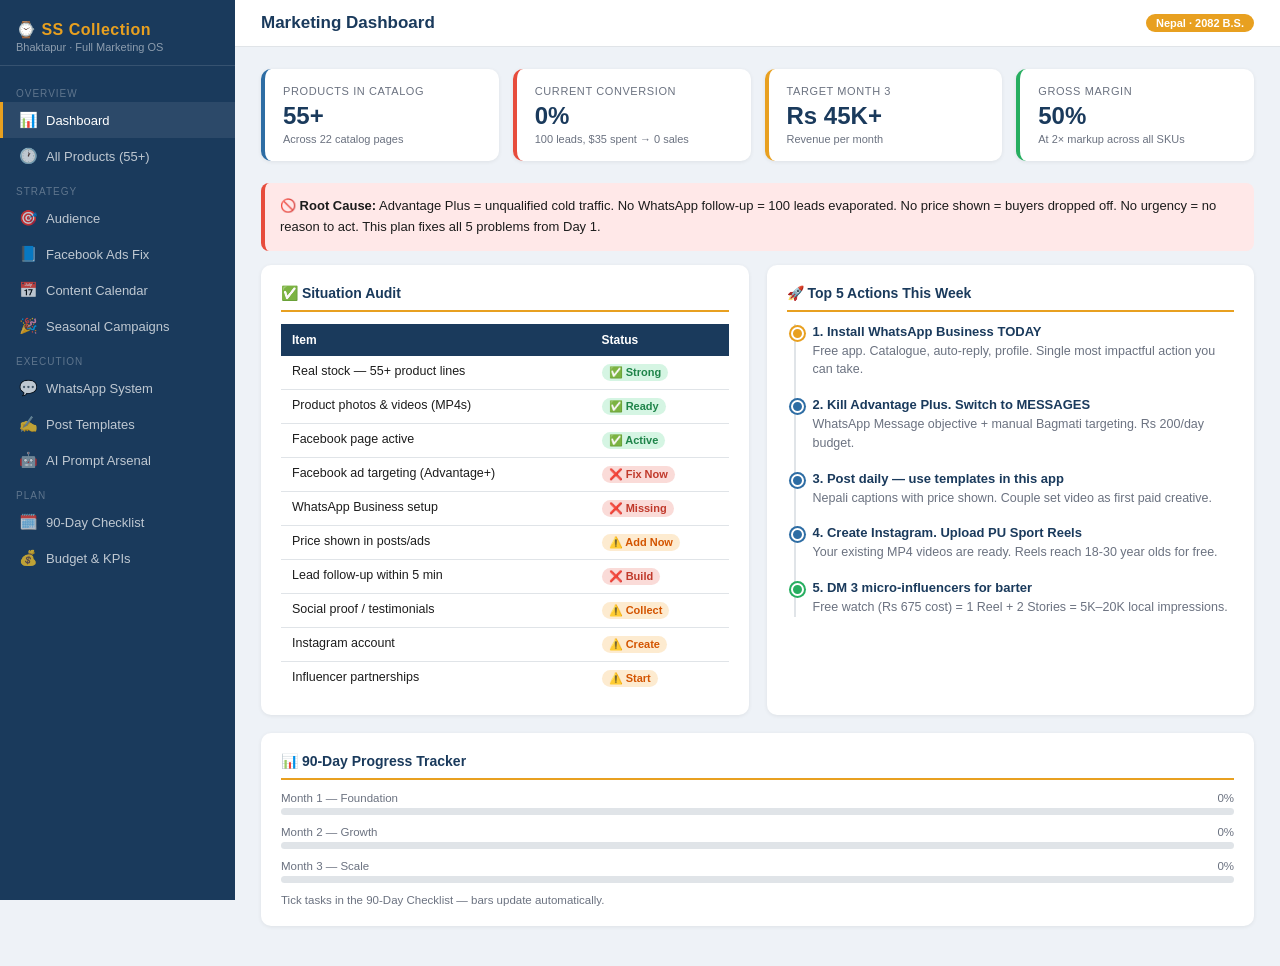
<file: SS_Collection_Dashboard.html>
<!DOCTYPE html>
<html lang="en">
<head>
<meta charset="UTF-8">
<meta name="viewport" content="width=device-width, initial-scale=1.0">
<title>SS Collection — Full Marketing Dashboard</title>
<style>
  :root{--dark:#1A3A5C;--mid:#2E6DA4;--light:#D6E8F7;--gold:#E8A020;--green:#27AE60;--red:#E74C3C;--gray:#F4F6F8;--border:#E0E4E8;--text:#1C1C1C;--muted:#6B7280;}
  *{box-sizing:border-box;margin:0;padding:0;}
  body{font-family:'Segoe UI',Arial,sans-serif;background:#EEF2F7;color:var(--text);}
  .sidebar{position:fixed;top:0;left:0;width:235px;height:100vh;background:var(--dark);color:white;display:flex;flex-direction:column;z-index:100;overflow-y:auto;}
  .brand{padding:20px 16px 12px;border-bottom:1px solid rgba(255,255,255,0.12);}
  .brand h1{font-size:16px;font-weight:700;color:var(--gold);letter-spacing:.5px;}
  .brand p{font-size:11px;color:rgba(255,255,255,.5);margin-top:2px;}
  .nav{padding:10px 0;flex:1;}
  .nav-item{display:flex;align-items:center;gap:9px;padding:9px 16px;cursor:pointer;font-size:13px;color:rgba(255,255,255,.72);transition:all .14s;border-left:3px solid transparent;}
  .nav-item:hover,.nav-item.active{background:rgba(255,255,255,.08);color:white;border-left-color:var(--gold);}
  .nav-item .ic{font-size:15px;width:18px;text-align:center;}
  .nav-sec{font-size:10px;color:rgba(255,255,255,.3);padding:12px 16px 3px;letter-spacing:1px;text-transform:uppercase;}
  .main{margin-left:235px;min-height:100vh;}
  .topbar{background:white;padding:13px 26px;display:flex;align-items:center;justify-content:space-between;border-bottom:1px solid var(--border);position:sticky;top:0;z-index:50;}
  .topbar h2{font-size:17px;font-weight:600;color:var(--dark);}
  .badge{background:var(--gold);color:white;font-size:11px;padding:3px 10px;border-radius:12px;font-weight:600;}
  .content{padding:22px 26px;}
  .section{display:none;}.section.active{display:block;}
  .kpi-grid{display:grid;grid-template-columns:repeat(auto-fit,minmax(180px,1fr));gap:14px;margin-bottom:22px;}
  .kpi{background:white;border-radius:10px;padding:16px 18px;box-shadow:0 1px 4px rgba(0,0,0,.07);border-left:4px solid var(--mid);}
  .kpi.gold{border-left-color:var(--gold);}.kpi.green{border-left-color:var(--green);}.kpi.red{border-left-color:var(--red);}
  .kpi-lbl{font-size:11px;color:var(--muted);text-transform:uppercase;letter-spacing:.6px;margin-bottom:5px;}
  .kpi-val{font-size:24px;font-weight:700;color:var(--dark);}
  .kpi-sub{font-size:11px;color:var(--muted);margin-top:3px;}
  .card{background:white;border-radius:10px;padding:20px;margin-bottom:18px;box-shadow:0 1px 4px rgba(0,0,0,.07);}
  .card h3{font-size:14px;font-weight:700;color:var(--dark);margin-bottom:12px;padding-bottom:9px;border-bottom:2px solid var(--gold);display:flex;align-items:center;gap:7px;}
  table{width:100%;border-collapse:collapse;font-size:12.5px;}
  th{background:var(--dark);color:white;padding:9px 11px;text-align:left;font-size:12px;}
  td{padding:8px 11px;border-bottom:1px solid var(--border);vertical-align:top;}
  tr:hover td{background:var(--gray);}tr:last-child td{border-bottom:none;}
  .tag{display:inline-block;padding:2px 7px;border-radius:10px;font-size:11px;font-weight:600;}
  .tag.green{background:#D5F5E3;color:#1E8449;}.tag.orange{background:#FDEBD0;color:#D35400;}.tag.blue{background:var(--light);color:var(--dark);}.tag.red{background:#FADBD8;color:#C0392B;}.tag.gold{background:#FFF0D0;color:#996600;}
  .g2{display:grid;grid-template-columns:1fr 1fr;gap:18px;}
  .g3{display:grid;grid-template-columns:1fr 1fr 1fr;gap:14px;}
  .alert{border-radius:8px;padding:13px 15px;margin-bottom:14px;font-size:13px;line-height:1.6;}
  .alert.warn{background:#FFF8E8;border-left:4px solid var(--gold);}
  .alert.info{background:var(--light);border-left:4px solid var(--mid);}
  .alert.danger{background:#FFE8E8;border-left:4px solid var(--red);}
  .alert.ok{background:#E8F8EE;border-left:4px solid var(--green);}
  .post{background:#F8FBFF;border:1px solid #C5DCF0;border-radius:8px;padding:14px;margin-bottom:12px;}
  .post .plabel{font-size:10px;font-weight:700;color:var(--mid);margin-bottom:7px;text-transform:uppercase;letter-spacing:.5px;}
  .post pre{font-family:inherit;white-space:pre-wrap;font-size:12.5px;color:var(--text);line-height:1.65;}
  .cpybtn{background:var(--mid);color:white;border:none;padding:5px 12px;border-radius:5px;font-size:11px;cursor:pointer;margin-top:8px;transition:background .15s;}
  .cpybtn:hover{background:var(--dark);}.cpybtn.ok{background:var(--green);}
  /* PROMPT BOX — terminal style */
  .pbox{background:#0D1117;color:#E6EDF3;border-radius:8px;padding:16px;margin-bottom:14px;font-size:12.5px;line-height:1.75;position:relative;}
  .pbox .plbl{color:var(--gold);font-size:10px;font-weight:700;margin-bottom:8px;text-transform:uppercase;letter-spacing:.8px;}
  .pbox .ptxt{color:#C8D0E0;}
  .pbox .phighlight{color:#79C0FF;}
  .pbox .pwarning{color:#FF7B72;}
  .tl{position:relative;padding-left:26px;}.tl::before{content:'';position:absolute;left:7px;top:0;bottom:0;width:2px;background:var(--border);}
  .tl-item{position:relative;margin-bottom:18px;}
  .tl-dot{position:absolute;left:-22px;top:3px;width:13px;height:13px;border-radius:50%;background:var(--mid);border:2px solid white;box-shadow:0 0 0 2px var(--mid);}
  .tl-dot.gold{background:var(--gold);box-shadow:0 0 0 2px var(--gold);}.tl-dot.green{background:var(--green);box-shadow:0 0 0 2px var(--green);}
  .tl-t{font-size:13px;font-weight:600;color:var(--dark);margin-bottom:3px;}
  .tl-d{font-size:12.5px;color:var(--muted);line-height:1.5;}
  ul.cl{list-style:none;}
  ul.cl li{display:flex;align-items:flex-start;gap:9px;padding:7px 0;border-bottom:1px solid var(--border);font-size:12.5px;}
  ul.cl li:last-child{border-bottom:none;}
  ul.cl li input{margin-top:2px;cursor:pointer;accent-color:var(--green);transform:scale(1.15);flex-shrink:0;}
  ul.cl li label{cursor:pointer;line-height:1.5;}
  ul.cl li.done label{text-decoration:line-through;color:var(--muted);}
  .pbr{height:7px;background:var(--border);border-radius:4px;overflow:hidden;margin-bottom:10px;}
  .pbf{height:100%;border-radius:4px;background:var(--mid);transition:width .4s;}
  .pbf.gold{background:var(--gold);}.pbf.green{background:var(--green);}
  .pbwrap{margin-bottom:11px;}
  .pbwrap .pbl{display:flex;justify-content:space-between;font-size:11.5px;color:var(--muted);margin-bottom:4px;}
  .cal-grid{display:grid;grid-template-columns:repeat(7,1fr);gap:9px;}
  .cal-day{background:var(--gray);border-radius:7px;padding:11px;border-top:3px solid var(--mid);}
  .cal-day .dn{font-size:10px;font-weight:700;color:var(--dark);margin-bottom:5px;text-transform:uppercase;}
  .cal-day .ct{font-size:11px;color:var(--mid);font-weight:600;margin-bottom:3px;}
  .cal-day .cd{font-size:11px;color:var(--muted);line-height:1.4;}
  .cal-day:nth-child(6),.cal-day:nth-child(7){border-top-color:var(--gold);}
  /* Product table filters */
  .filter-bar{display:flex;gap:8px;flex-wrap:wrap;margin-bottom:14px;}
  .filter-btn{background:var(--gray);border:1px solid var(--border);padding:5px 12px;border-radius:16px;font-size:12px;cursor:pointer;transition:all .14s;}
  .filter-btn.active,.filter-btn:hover{background:var(--dark);color:white;border-color:var(--dark);}
  /* Profit calculator */
  .calc{background:var(--gray);border-radius:8px;padding:16px;margin-bottom:14px;}
  .calc input[type=range]{width:100%;margin:8px 0;}
  .calc label{font-size:12px;color:var(--muted);}
  .calc .big{font-size:28px;font-weight:700;color:var(--green);}
  @media(max-width:900px){.g2,.g3{grid-template-columns:1fr;}.cal-grid{grid-template-columns:1fr 1fr;}}
  @media(max-width:680px){.sidebar{width:55px;}.sidebar .nav-item span,.sidebar .brand p,.sidebar .brand h1,.sidebar .nav-sec{display:none;}.main{margin-left:55px;}}
</style>
</head>
<body>

<nav class="sidebar">
  <div class="brand"><h1>⌚ SS Collection</h1><p>Bhaktapur · Full Marketing OS</p></div>
  <div class="nav">
    <div class="nav-sec">Overview</div>
    <div class="nav-item active" onclick="show('dash',this)"><span class="ic">📊</span><span>Dashboard</span></div>
    <div class="nav-item" onclick="show('products',this)"><span class="ic">🕐</span><span>All Products (55+)</span></div>
    <div class="nav-sec">Strategy</div>
    <div class="nav-item" onclick="show('audience',this)"><span class="ic">🎯</span><span>Audience</span></div>
    <div class="nav-item" onclick="show('ads',this)"><span class="ic">📘</span><span>Facebook Ads Fix</span></div>
    <div class="nav-item" onclick="show('calendar',this)"><span class="ic">📅</span><span>Content Calendar</span></div>
    <div class="nav-item" onclick="show('seasonal',this)"><span class="ic">🎉</span><span>Seasonal Campaigns</span></div>
    <div class="nav-sec">Execution</div>
    <div class="nav-item" onclick="show('whatsapp',this)"><span class="ic">💬</span><span>WhatsApp System</span></div>
    <div class="nav-item" onclick="show('posts',this)"><span class="ic">✍️</span><span>Post Templates</span></div>
    <div class="nav-item" onclick="show('ai',this)"><span class="ic">🤖</span><span>AI Prompt Arsenal</span></div>
    <div class="nav-sec">Plan</div>
    <div class="nav-item" onclick="show('plan',this)"><span class="ic">🗓️</span><span>90-Day Checklist</span></div>
    <div class="nav-item" onclick="show('budget',this)"><span class="ic">💰</span><span>Budget & KPIs</span></div>
  </div>
</nav>

<div class="main">
<div class="topbar"><h2 id="ptitle">Marketing Dashboard</h2><span class="badge">Nepal · 2082 B.S.</span></div>
<div class="content">

<!-- ══════════════════════════ DASHBOARD ══════════════════════════ -->
<div id="dash" class="section active">
  <div class="kpi-grid">
    <div class="kpi"><div class="kpi-lbl">Products in Catalog</div><div class="kpi-val">55+</div><div class="kpi-sub">Across 22 catalog pages</div></div>
    <div class="kpi red"><div class="kpi-lbl">Current Conversion</div><div class="kpi-val">0%</div><div class="kpi-sub">100 leads, $35 spent → 0 sales</div></div>
    <div class="kpi gold"><div class="kpi-lbl">Target Month 3</div><div class="kpi-val">Rs 45K+</div><div class="kpi-sub">Revenue per month</div></div>
    <div class="kpi green"><div class="kpi-lbl">Gross Margin</div><div class="kpi-val">50%</div><div class="kpi-sub">At 2× markup across all SKUs</div></div>
  </div>
  <div class="alert danger"><strong>🚫 Root Cause:</strong> Advantage Plus = unqualified cold traffic. No WhatsApp follow-up = 100 leads evaporated. No price shown = buyers dropped off. No urgency = no reason to act. This plan fixes all 5 problems from Day 1.</div>
  <div class="g2">
    <div class="card"><h3>✅ Situation Audit</h3>
      <table><tr><th>Item</th><th>Status</th></tr>
        <tr><td>Real stock — 55+ product lines</td><td><span class="tag green">✅ Strong</span></td></tr>
        <tr><td>Product photos & videos (MP4s)</td><td><span class="tag green">✅ Ready</span></td></tr>
        <tr><td>Facebook page active</td><td><span class="tag green">✅ Active</span></td></tr>
        <tr><td>Facebook ad targeting (Advantage+)</td><td><span class="tag red">❌ Fix Now</span></td></tr>
        <tr><td>WhatsApp Business setup</td><td><span class="tag red">❌ Missing</span></td></tr>
        <tr><td>Price shown in posts/ads</td><td><span class="tag orange">⚠️ Add Now</span></td></tr>
        <tr><td>Lead follow-up within 5 min</td><td><span class="tag red">❌ Build</span></td></tr>
        <tr><td>Social proof / testimonials</td><td><span class="tag orange">⚠️ Collect</span></td></tr>
        <tr><td>Instagram account</td><td><span class="tag orange">⚠️ Create</span></td></tr>
        <tr><td>Influencer partnerships</td><td><span class="tag orange">⚠️ Start</span></td></tr>
      </table>
    </div>
    <div class="card"><h3>🚀 Top 5 Actions This Week</h3>
      <div class="tl">
        <div class="tl-item"><div class="tl-dot gold"></div><div class="tl-t">1. Install WhatsApp Business TODAY</div><div class="tl-d">Free app. Catalogue, auto-reply, profile. Single most impactful action you can take.</div></div>
        <div class="tl-item"><div class="tl-dot"></div><div class="tl-t">2. Kill Advantage Plus. Switch to MESSAGES</div><div class="tl-d">WhatsApp Message objective + manual Bagmati targeting. Rs 200/day budget.</div></div>
        <div class="tl-item"><div class="tl-dot"></div><div class="tl-t">3. Post daily — use templates in this app</div><div class="tl-d">Nepali captions with price shown. Couple set video as first paid creative.</div></div>
        <div class="tl-item"><div class="tl-dot"></div><div class="tl-t">4. Create Instagram. Upload PU Sport Reels</div><div class="tl-d">Your existing MP4 videos are ready. Reels reach 18-30 year olds for free.</div></div>
        <div class="tl-item"><div class="tl-dot green"></div><div class="tl-t">5. DM 3 micro-influencers for barter</div><div class="tl-d">Free watch (Rs 675 cost) = 1 Reel + 2 Stories = 5K–20K local impressions.</div></div>
      </div>
    </div>
  </div>
  <div class="card"><h3>📊 90-Day Progress Tracker</h3>
    <div class="pbwrap"><div class="pbl"><span>Month 1 — Foundation</span><span id="op1">0%</span></div><div class="pbr"><div class="pbf" id="ob1" style="width:0%"></div></div></div>
    <div class="pbwrap"><div class="pbl"><span>Month 2 — Growth</span><span id="op2">0%</span></div><div class="pbr"><div class="pbf gold" id="ob2" style="width:0%"></div></div></div>
    <div class="pbwrap"><div class="pbl"><span>Month 3 — Scale</span><span id="op3">0%</span></div><div class="pbr"><div class="pbf green" id="ob3" style="width:0%"></div></div></div>
    <p style="font-size:11.5px;color:var(--muted);margin-top:8px;">Tick tasks in the 90-Day Checklist — bars update automatically.</p>
  </div>
</div>

<!-- ══════════════════════════ PRODUCTS ══════════════════════════ -->
<div id="products" class="section">
  <div class="alert info"><strong>📦 Complete Catalog:</strong> 55+ unique product lines across 22 catalog pages. All retail prices = 2× cost (your target). Filter by category below. Total SKUs including colour variants: 100+</div>
  <div class="filter-bar">
    <button class="filter-btn active" onclick="filterProd('all',this)">All Products</button>
    <button class="filter-btn" onclick="filterProd('miracle',this)">Miracle Brand</button>
    <button class="filter-btn" onclick="filterProd('premium',this)">Premium Gents</button>
    <button class="filter-btn" onclick="filterProd('ladies',this)">Ladies / Bangle</button>
    <button class="filter-btn" onclick="filterProd('digital',this)">Digital / Sport</button>
    <button class="filter-btn" onclick="filterProd('couple',this)">Couple / Gift Sets</button>
    <button class="filter-btn" onclick="filterProd('acc',this)">Accessories</button>
  </div>
  <div class="card"><h3>🕐 Full Product Catalog — Cost → Retail (2×)</h3>
  <table id="prod-table">
    <tr><th>Product</th><th>Category</th><th>Cost (NPR)</th><th>Retail (NPR)</th><th>Profit</th><th>Best Buyer</th></tr>
    <tr data-cat="miracle ladies"><td><strong>Miracle Langbo Fancy Chain</strong></td><td><span class="tag blue">Ladies</span></td><td>Rs 575–675</td><td>Rs 1,150–1,350</td><td>Rs 575–675</td><td>Ladies fashion, gift</td></tr>
    <tr data-cat="miracle"><td><strong>Miracle 3022 PU Leather Band</strong></td><td><span class="tag blue">Gents/Ladies</span></td><td>Rs 450</td><td>Rs 900</td><td>Rs 450</td><td>Youth, daily wear</td></tr>
    <tr data-cat="digital"><td><strong>Panda PU LB</strong></td><td><span class="tag orange">Sport/Kids</span></td><td>Rs 250</td><td>Rs 500</td><td>Rs 250</td><td>Youth, students</td></tr>
    <tr data-cat="miracle"><td><strong>Miracle M83 / M83 Gents</strong></td><td><span class="tag blue">Gents</span></td><td>Rs 675</td><td>Rs 1,350</td><td>Rs 675</td><td>Young professionals</td></tr>
    <tr data-cat="miracle"><td><strong>Miracle M01 Gents</strong></td><td><span class="tag blue">Gents</span></td><td>Rs 950</td><td>Rs 1,900</td><td>Rs 950</td><td>Office professionals</td></tr>
    <tr data-cat="digital"><td><strong>Repeat LB</strong></td><td><span class="tag orange">Sport</span></td><td>Rs 250</td><td>Rs 500</td><td>Rs 250</td><td>Youth</td></tr>
    <tr data-cat="miracle"><td><strong>Miracle M02 Gents</strong></td><td><span class="tag blue">Gents</span></td><td>Rs 950</td><td>Rs 1,900</td><td>Rs 950</td><td>Office professionals</td></tr>
    <tr data-cat="miracle ladies"><td><strong>Miracle Bangle</strong></td><td><span class="tag green">Ladies</span></td><td>Rs 900</td><td>Rs 1,800</td><td>Rs 900</td><td>Ladies fashion</td></tr>
    <tr data-cat="premium"><td><strong>Omega Gents 086</strong></td><td><span class="tag gold">Premium Gents</span></td><td>Rs 1,000</td><td>Rs 2,000</td><td>Rs 1,000</td><td>Gift, premium buyers</td></tr>
    <tr data-cat="premium ladies"><td><strong>Omega Ladies 086</strong></td><td><span class="tag gold">Premium Ladies</span></td><td>Rs 1,000</td><td>Rs 2,000</td><td>Rs 1,000</td><td>Gift, premium ladies</td></tr>
    <tr data-cat="miracle ladies"><td><strong>Miracle M083 Ladies</strong></td><td><span class="tag green">Ladies</span></td><td>Rs 675</td><td>Rs 1,350</td><td>Rs 675</td><td>Young ladies</td></tr>
    <tr data-cat="miracle"><td><strong>Miracle Cut Glass Gents</strong></td><td><span class="tag gold">Premium Gents</span></td><td>Rs 1,000</td><td>Rs 2,000</td><td>Rs 1,000</td><td>⭐ Best premium seller</td></tr>
    <tr data-cat="miracle ladies"><td><strong>Miracle Cut Glass Ladies</strong></td><td><span class="tag gold">Premium Ladies</span></td><td>Rs 1,000</td><td>Rs 2,000</td><td>Rs 1,000</td><td>⭐ Best ladies gift</td></tr>
    <tr data-cat="miracle"><td><strong>Miracle M080 Gents</strong></td><td><span class="tag blue">Gents</span></td><td>Rs 900</td><td>Rs 1,800</td><td>Rs 900</td><td>Office wear</td></tr>
    <tr data-cat="ladies"><td><strong>Nurse Watch</strong></td><td><span class="tag green">Niche</span></td><td>Rs 275</td><td>Rs 550</td><td>Rs 275</td><td>Nurses, medical staff</td></tr>
    <tr data-cat="miracle ladies"><td><strong>Miracle Open Bangle (3 variants)</strong></td><td><span class="tag green">Ladies</span></td><td>Rs 750–800</td><td>Rs 1,500–1,600</td><td>Rs 750–800</td><td>Ladies fashion</td></tr>
    <tr data-cat="miracle ladies"><td><strong>Miracle M080 Ladies</strong></td><td><span class="tag green">Ladies</span></td><td>Rs 900</td><td>Rs 1,800</td><td>Rs 900</td><td>Ladies fashion</td></tr>
    <tr data-cat="miracle ladies"><td><strong>Miracle M033 Ladies</strong></td><td><span class="tag green">Ladies</span></td><td>Rs 900</td><td>Rs 1,800</td><td>Rs 900</td><td>Ladies fashion</td></tr>
    <tr data-cat="miracle"><td><strong>Miracle Colour Square Small</strong></td><td><span class="tag orange">Colourful</span></td><td>Rs 450</td><td>Rs 900</td><td>Rs 450</td><td>Youth, girls</td></tr>
    <tr data-cat="ladies"><td><strong>Rolex Open Bangle (3 variants)</strong></td><td><span class="tag gold">Premium Ladies</span></td><td>Rs 850</td><td>Rs 1,700</td><td>Rs 850</td><td>Luxury look ladies</td></tr>
    <tr data-cat="miracle"><td><strong>Miracle M040</strong></td><td><span class="tag blue">Gents</span></td><td>Rs 900</td><td>Rs 1,800</td><td>Rs 900</td><td>Office, daily wear</td></tr>
    <tr data-cat="premium"><td><strong>Rado Ra03</strong></td><td><span class="tag gold">Premium</span></td><td>Rs 900</td><td>Rs 1,800</td><td>Rs 900</td><td>Premium look buyers</td></tr>
    <tr data-cat="miracle"><td><strong>Miracle M037 (2 variants)</strong></td><td><span class="tag blue">Gents</span></td><td>Rs 800</td><td>Rs 1,600</td><td>Rs 800</td><td>Smart casual</td></tr>
    <tr data-cat="miracle"><td><strong>Miracle Smart LB 123</strong></td><td><span class="tag orange">Smart Look</span></td><td>Rs 600</td><td>Rs 1,200</td><td>Rs 600</td><td>Tech-look youth</td></tr>
    <tr data-cat="premium"><td><strong>Mountblanc Crono</strong></td><td><span class="tag gold">Premium Gents</span></td><td>Rs 1,000</td><td>Rs 2,000</td><td>Rs 1,000</td><td>Executive gift</td></tr>
    <tr data-cat="miracle"><td><strong>Miracle M59</strong></td><td><span class="tag blue">Gents</span></td><td>Rs 900</td><td>Rs 1,800</td><td>Rs 900</td><td>Daily wear</td></tr>
    <tr data-cat="miracle ladies"><td><strong>Miracle Ladies M031</strong></td><td><span class="tag green">Ladies</span></td><td>Rs 800–900</td><td>Rs 1,600–1,800</td><td>Rs 800–900</td><td>Ladies gift</td></tr>
    <tr data-cat="miracle couple"><td><strong>Miracle Gents M031</strong></td><td><span class="tag blue">Gents</span></td><td>Rs 800–900</td><td>Rs 1,600–1,800</td><td>Rs 800–900</td><td>Couple set component</td></tr>
    <tr data-cat="miracle ladies"><td><strong>Miracle M056 Bangle</strong></td><td><span class="tag green">Bangle</span></td><td>Rs 900</td><td>Rs 1,800</td><td>Rs 900</td><td>Ladies fashion</td></tr>
    <tr data-cat="miracle"><td><strong>Miracle PU Sport LB</strong></td><td><span class="tag orange">Sport</span></td><td>Rs 675</td><td>Rs 1,350</td><td>Rs 675</td><td>Sports, outdoor youth</td></tr>
    <tr data-cat="miracle ladies"><td><strong>Miracle Ladies Open Bangle</strong></td><td><span class="tag green">Bangle</span></td><td>Rs 800</td><td>Rs 1,600</td><td>Rs 800</td><td>Ladies fashion</td></tr>
    <tr data-cat="miracle"><td><strong>Miracle M51</strong></td><td><span class="tag blue">Gents</span></td><td>Rs 900</td><td>Rs 1,800</td><td>Rs 900</td><td>Daily wear</td></tr>
    <tr data-cat="miracle"><td><strong>Miracle Apple LB</strong></td><td><span class="tag orange">Smartwatch-look</span></td><td>Rs 450</td><td>Rs 900</td><td>Rs 450</td><td>Youth, tech fans</td></tr>
    <tr data-cat="miracle"><td><strong>Miracle M041 LB</strong></td><td><span class="tag blue">Gents</span></td><td>Rs 650</td><td>Rs 1,300</td><td>Rs 650</td><td>Young professionals</td></tr>
    <tr data-cat="premium"><td><strong>Skemi SK01</strong></td><td><span class="tag gold">Premium Gents</span></td><td>Rs 600</td><td>Rs 1,200</td><td>Rs 600</td><td>Premium look buyers</td></tr>
    <tr data-cat="miracle ladies"><td><strong>Miracle M60 Open Bangle</strong></td><td><span class="tag green">Bangle</span></td><td>Rs 800</td><td>Rs 1,600</td><td>Rs 800</td><td>Ladies fashion</td></tr>
    <tr data-cat="ladies couple"><td><strong>MK Bangle (6 colours)</strong></td><td><span class="tag green">Bangle</span></td><td>Rs 500</td><td>Rs 1,000</td><td>Rs 500</td><td>⭐ Budget ladies, gifts</td></tr>
    <tr data-cat="ladies"><td><strong>Rado Copper DD</strong></td><td><span class="tag gold">Premium Ladies</span></td><td>Rs 675</td><td>Rs 1,350</td><td>Rs 675</td><td>Ladies premium</td></tr>
    <tr data-cat="premium ladies"><td><strong>Swish Ladies / Ladies DD</strong></td><td><span class="tag gold">Premium</span></td><td>Rs 1,000</td><td>Rs 2,000</td><td>Rs 1,000</td><td>Premium ladies gift</td></tr>
    <tr data-cat="miracle ladies"><td><strong>Miracle M036</strong></td><td><span class="tag green">Ladies</span></td><td>Rs 900</td><td>Rs 1,800</td><td>Rs 900</td><td>Ladies fashion</td></tr>
    <tr data-cat="miracle ladies"><td><strong>Miracle M052 Ladies</strong></td><td><span class="tag green">Ladies</span></td><td>Rs 900</td><td>Rs 1,800</td><td>Rs 900</td><td>Ladies fashion</td></tr>
    <tr data-cat="miracle ladies"><td><strong>Miracle M081 Ladies DD</strong></td><td><span class="tag green">Ladies DD</span></td><td>Rs 575–675</td><td>Rs 1,150–1,350</td><td>Rs 575–675</td><td>Ladies daily</td></tr>
    <tr data-cat="miracle"><td><strong>Miracle M081 Gents DD</strong></td><td><span class="tag blue">Gents DD</span></td><td>Rs 575–675</td><td>Rs 1,150–1,350</td><td>Rs 575–675</td><td>Gents daily wear</td></tr>
    <tr data-cat="miracle ladies"><td><strong>Miracle M87 Ladies DD</strong></td><td><span class="tag green">Ladies DD</span></td><td>Rs 950</td><td>Rs 1,900</td><td>Rs 950</td><td>Premium ladies</td></tr>
    <tr data-cat="premium"><td><strong>R15 Gents (2 variants)</strong></td><td><span class="tag gold">Premium Gents</span></td><td>Rs 1,000</td><td>Rs 2,000</td><td>Rs 1,000</td><td>Executive, gift</td></tr>
    <tr data-cat="miracle"><td><strong>Miracle M006 Square</strong></td><td><span class="tag blue">Gents</span></td><td>Rs 900</td><td>Rs 1,800</td><td>Rs 900</td><td>Style-conscious buyers</td></tr>
    <tr data-cat="premium"><td><strong>Swish Gents (2 variants)</strong></td><td><span class="tag gold">Premium Gents</span></td><td>Rs 1,000</td><td>Rs 2,000</td><td>Rs 1,000</td><td>Executive, gift</td></tr>
    <tr data-cat="premium"><td><strong>Rolex Heavy Chain (2 variants)</strong></td><td><span class="tag gold">⭐ Premium Top</span></td><td>Rs 1,200</td><td>Rs 2,400</td><td>Rs 1,200</td><td>High-end male buyers</td></tr>
    <tr data-cat="premium"><td><strong>Swish Heavy (2 variants)</strong></td><td><span class="tag gold">Premium Heavy</span></td><td>Rs 1,000</td><td>Rs 2,000</td><td>Rs 1,000</td><td>Heavy chain lovers</td></tr>
    <tr data-cat="premium"><td><strong>Citizen</strong></td><td><span class="tag red">⭐ Top Tier</span></td><td>Rs 1,300</td><td>Rs 2,600</td><td>Rs 1,300</td><td>Premium buyers</td></tr>
    <tr data-cat="premium"><td><strong>Binbond / Binbond DD</strong></td><td><span class="tag gold">Premium Gents</span></td><td>Rs 900</td><td>Rs 1,800</td><td>Rs 900</td><td>Premium gents</td></tr>
    <tr data-cat="premium"><td><strong>Miracle Square Chain / F Chain</strong></td><td><span class="tag blue">Gents Chain</span></td><td>Rs 850</td><td>Rs 1,700</td><td>Rs 850</td><td>Chain watch lovers</td></tr>
    <tr data-cat="premium"><td><strong>Crono Chain</strong></td><td><span class="tag gold">Premium Chrono</span></td><td>Rs 1,100</td><td>Rs 2,200</td><td>Rs 1,100</td><td>Premium male gift</td></tr>
    <tr data-cat="premium"><td><strong>Hublot</strong></td><td><span class="tag red">⭐ Top Tier</span></td><td>Rs 1,300</td><td>Rs 2,600</td><td>Rs 1,300</td><td>Premium buyers</td></tr>
    <tr data-cat="premium"><td><strong>Rado R70</strong></td><td><span class="tag gold">Premium</span></td><td>Rs 675</td><td>Rs 1,350</td><td>Rs 675</td><td>Premium look budget</td></tr>
    <tr data-cat="premium"><td><strong>Rolex R86</strong></td><td><span class="tag gold">Premium</span></td><td>Rs 1,000</td><td>Rs 2,000</td><td>Rs 1,000</td><td>Luxury look buyers</td></tr>
    <tr data-cat="miracle ladies"><td><strong>Miracle M55 Bangle</strong></td><td><span class="tag green">Bangle</span></td><td>Rs 800</td><td>Rs 1,600</td><td>Rs 800</td><td>Ladies fashion</td></tr>
    <tr data-cat="miracle"><td><strong>Miracle Couper DD</strong></td><td><span class="tag blue">Gents DD</span></td><td>Rs 675</td><td>Rs 1,350</td><td>Rs 675</td><td>Gents daily</td></tr>
    <tr data-cat="premium"><td><strong>NF Fancy Chain</strong></td><td><span class="tag gold">Premium Chain</span></td><td>Rs 800</td><td>Rs 1,600</td><td>Rs 800</td><td>Chain lovers</td></tr>
    <tr data-cat="miracle"><td><strong>Miracle M039</strong></td><td><span class="tag blue">Gents</span></td><td>Rs 875</td><td>Rs 1,750</td><td>Rs 875</td><td>Smart look</td></tr>
    <tr data-cat="miracle"><td><strong>Miracle M032</strong></td><td><span class="tag blue">Gents</span></td><td>Rs 575</td><td>Rs 1,150</td><td>Rs 575</td><td>Budget gents</td></tr>
    <tr data-cat="ladies couple"><td><strong>Orvin Bangle (9 variants!)</strong></td><td><span class="tag green">⭐ Bangle Range</span></td><td>Rs 1,000</td><td>Rs 2,000</td><td>Rs 1,000</td><td>Premium ladies, gift</td></tr>
    <tr data-cat="miracle ladies"><td><strong>Miracle Fancy Chain</strong></td><td><span class="tag green">Ladies Chain</span></td><td>Rs 875</td><td>Rs 1,750</td><td>Rs 875</td><td>Ladies premium</td></tr>
    <tr data-cat="ladies"><td><strong>NF N02 Ladies</strong></td><td><span class="tag green">Ladies</span></td><td>Rs 900</td><td>Rs 1,800</td><td>Rs 900</td><td>Ladies fashion</td></tr>
    <tr data-cat="miracle"><td><strong>MR Colour LB</strong></td><td><span class="tag orange">Colourful</span></td><td>Rs 500</td><td>Rs 1,000</td><td>Rs 500</td><td>Youth, colourful</td></tr>
    <tr data-cat="digital"><td><strong>Lasika Digital (10 variants!)</strong></td><td><span class="tag orange">⭐ Sport Digital</span></td><td>Rs 325</td><td>Rs 650</td><td>Rs 325</td><td>Students, outdoor</td></tr>
    <tr data-cat="digital"><td><strong>Lasika Big Smart Digital</strong></td><td><span class="tag orange">Sport</span></td><td>Rs 350</td><td>Rs 700</td><td>Rs 350</td><td>Sports youth</td></tr>
    <tr data-cat="digital"><td><strong>ITAI Digital (9 variants!)</strong></td><td><span class="tag orange">⭐ Sport Digital</span></td><td>Rs 300</td><td>Rs 600</td><td>Rs 300</td><td>Students, youth</td></tr>
    <tr data-cat="digital"><td><strong>Dash Digital (2 variants)</strong></td><td><span class="tag orange">Digital</span></td><td>Rs 300</td><td>Rs 600</td><td>Rs 300</td><td>Budget digital</td></tr>
    <tr data-cat="digital"><td><strong>Loose Digital (2 variants)</strong></td><td><span class="tag orange">Budget Digital</span></td><td>Rs 160</td><td>Rs 320</td><td>Rs 160</td><td>Budget buyers</td></tr>
    <tr data-cat="digital"><td><strong>Colour Box Medium (3 variants)</strong></td><td><span class="tag orange">Kids/Youth</span></td><td>Rs 250</td><td>Rs 500</td><td>Rs 250</td><td>Kids, students</td></tr>
    <tr data-cat="couple acc"><td><strong>Coach Box Set</strong></td><td><span class="tag green">Gift Set</span></td><td>Rs 600</td><td>Rs 1,200</td><td>Rs 600</td><td>Gift buyers</td></tr>
    <tr data-cat="couple acc"><td><strong>MK Box Set</strong></td><td><span class="tag green">Gift Set</span></td><td>Rs 600</td><td>Rs 1,200</td><td>Rs 600</td><td>Gift buyers</td></tr>
    <tr data-cat="acc"><td><strong>Leather Folding Box</strong></td><td><span class="tag">Accessory</span></td><td>Rs 200</td><td>Rs 400</td><td>Rs 200</td><td>Display/gifting</td></tr>
    <tr data-cat="acc"><td><strong>Paper Love Box</strong></td><td><span class="tag">Accessory</span></td><td>Rs 275</td><td>Rs 550</td><td>Rs 275</td><td>Gift wrapping</td></tr>
    <tr data-cat="acc"><td><strong>Chain Cutter Tool</strong></td><td><span class="tag">Accessory</span></td><td>Rs 275</td><td>Rs 550</td><td>Rs 275</td><td>Repair tool, upsell</td></tr>
    <tr data-cat="acc"><td><strong>Display Stands (Single/Double/Rotate)</strong></td><td><span class="tag">Display</span></td><td>Rs 60–800</td><td>Rs 120–1,600</td><td>60–800</td><td>Shop display</td></tr>
    <tr data-cat="couple acc"><td><strong>Miracle Box Bag Set</strong></td><td><span class="tag green">⭐ Gift Set</span></td><td>Rs 1,000</td><td>Rs 2,000</td><td>Rs 1,000</td><td>Premium gift buyers</td></tr>
  </table>
  </div>
</div>

<!-- ══════════════════════════ AUDIENCE ══════════════════════════ -->
<div id="audience" class="section">
  <div class="card"><h3>🎯 4 Buyer Segments for Nepal</h3>
    <table>
      <tr><th>Segment</th><th>Who They Are</th><th>Budget</th><th>Best Products</th><th>How to Reach</th></tr>
      <tr><td><strong>A — Young Professionals</strong><br><span class="tag blue">22–35</span></td><td>Office-goers in KTM/Bhaktapur/Lalitpur. Want smart looks on a budget.</td><td>Rs 1,500–2,500</td><td>Miracle M01/M02, Swish Gents, Binbond, Crono, Citizen, R15</td><td>Facebook feed, 8–10 PM weekday posts</td></tr>
      <tr><td><strong>B — College Students</strong><br><span class="tag blue">18–24</span></td><td>Trend-driven, price-conscious. Love colourful sporty styles. Reels audience.</td><td>Rs 500–1,200</td><td>Lasika Digital (10 variants!), ITAI (9 variants!), PU Sport, Colour Box, Apple LB</td><td>Instagram Reels, Facebook video ads</td></tr>
      <tr><td><strong>C — Gift Buyers</strong><br><span class="tag gold">25–45</span></td><td>⭐ Buying for spouse/partner/parent. HIGHEST conversion. Will pay premium for packaging.</td><td>Rs 2,000–5,000</td><td>Omega/Rolex couple sets, Orvin Bangle sets, Miracle Box Bag Set, Coach/MK Box Sets</td><td>Festival campaigns, gift ad copy, couple content</td></tr>
      <tr><td><strong>D — Women</strong><br><span class="tag blue">20–40</span></td><td>Want bangle-style, stone-set, rose gold. Share in women's FB groups.</td><td>Rs 900–2,500</td><td>Orvin Bangle (9!), MK Bangle (6!), Miracle Open Bangle, Rolex Bangle, Swish Ladies, NF N02</td><td>Women's FB groups, Instagram Reels, Tihar/Dashain</td></tr>
    </table>
  </div>
  <div class="alert warn"><strong>💡 Hidden Goldmine:</strong> You have 9 variants of Orvin Bangle and 6 variants of MK Bangle — that is a full <em>bangle collection</em>. Market it as "Nepal's largest ladies bangle watch collection" — show all variants in one Reel. This alone could become your #1 ladies seller.</div>
</div>

<!-- ══════════════════════════ ADS FIX ══════════════════════════ -->
<div id="ads" class="section">
  <div class="alert danger"><strong>🚫 STOP Advantage Plus NOW.</strong> It is built for large brands with millions of pixel events. You have near-zero data. It is burning your budget on curious scrollers, NOT Nepali buyers ready to spend.</div>
  <div class="card"><h3>⚙️ Exact New Facebook Ad Setup</h3>
    <table>
      <tr><th>Setting</th><th style="color:#FFCCCC">OLD (Wrong)</th><th style="color:#CCFFCC">NEW (Correct)</th></tr>
      <tr><td><strong>Objective</strong></td><td>Leads / Advantage+</td><td><strong>MESSAGES → WhatsApp</strong></td></tr>
      <tr><td><strong>Audience</strong></td><td>Auto</td><td>MANUAL targeting only</td></tr>
      <tr><td><strong>Location</strong></td><td>All Nepal</td><td>Bagmati Province + Gandaki Province</td></tr>
      <tr><td><strong>Age</strong></td><td>Unknown</td><td>18–45</td></tr>
      <tr><td><strong>Interests</strong></td><td>None</td><td>Fashion, Jewellery, Online Shopping, Gifts, Watches, Birthday gifts</td></tr>
      <tr><td><strong>Budget</strong></td><td>Lump sum $35</td><td>Rs 200–300/day × 7 days. Pause if no messages in 3 days.</td></tr>
      <tr><td><strong>Format</strong></td><td>Static image</td><td>Short video 10–30 sec OR carousel 3–5 products</td></tr>
      <tr><td><strong>CTA Button</strong></td><td>Learn More</td><td>Send WhatsApp Message (opens WA directly)</td></tr>
      <tr><td><strong>Language</strong></td><td>English</td><td>NEPALI headline + first line</td></tr>
      <tr><td><strong>Run separate campaigns for</strong></td><td>One campaign</td><td>Campaign 1: Women only (bangles) | Campaign 2: Men only (chain/gents)</td></tr>
    </table>
  </div>
  <div class="alert warn"><strong>🚫 On Buying Followers:</strong> Fake followers destroy organic reach. Facebook shows posts to a % of your followers — bots don't engage, so Facebook marks your content as poor and throttles it. Run "Page Follow" ads at Rs 100/day for real Nepali buyers instead.</div>
</div>

<!-- ══════════════════════════ CALENDAR ══════════════════════════ -->
<div id="calendar" class="section">
  <div class="alert info"><strong>Rule:</strong> Minimum 5 posts/week. Mix types. Never only product photos. Your existing MP4 videos are GOLD — use them as Reels immediately.</div>
  <div class="card"><h3>📅 Weekly Content Calendar</h3>
    <div class="cal-grid">
      <div class="cal-day"><div class="dn">Monday</div><div class="ct">🕐 Product Feature</div><div class="cd">One watch spotlight. Nepali caption. Model name + price + WA CTA.</div></div>
      <div class="cal-day"><div class="dn">Tuesday</div><div class="ct">🎬 Video Reel</div><div class="cd">Use existing MP4 watch videos. Nepali text overlay + trending music. 15–30 sec.</div></div>
      <div class="cal-day"><div class="dn">Wednesday</div><div class="ct">⭐ Social Proof</div><div class="cd">Customer photo or message screenshot. "Happy customer from Bhaktapur!"</div></div>
      <div class="cal-day"><div class="dn">Thursday</div><div class="ct">📚 Value/Trust Post</div><div class="cd">"How to pick the right watch" or "Why our couple sets are the best gift." Builds authority.</div></div>
      <div class="cal-day"><div class="dn">Friday</div><div class="ct">🔥 Weekend Deal</div><div class="cd">"First 5 orders: free gift wrapping!" Urgency. Stock limited language.</div></div>
      <div class="cal-day"><div class="dn">Saturday</div><div class="ct">💑 Couple/Gift</div><div class="cd">"Maya garnelai manchha — watch gift gara!" Feature Orvin/Omega couple sets.</div></div>
      <div class="cal-day"><div class="dn">Sunday</div><div class="ct">🏪 Behind Scenes</div><div class="cd">Show stock variety, packing orders. Builds real authenticity and trust.</div></div>
    </div>
  </div>
</div>

<!-- ══════════════════════════ SEASONAL ══════════════════════════ -->
<div id="seasonal" class="section">
  <div class="alert ok"><strong>Key:</strong> 60–70% of gift purchases happen in 2 weeks around Dashain, Tihar, Valentine's. Plan stock + ad spend 3 weeks before each event.</div>
  <div class="card"><h3>🎉 Nepal Marketing Calendar</h3>
    <table>
      <tr><th>Occasion</th><th>Why It Matters</th><th>Action</th><th>Best Products</th></tr>
      <tr style="background:#FFF3E0"><td><strong>Dashain</strong> (Asoj/Kartik)</td><td>Biggest festival. Highest sales of the year. Families gift elders.</td><td>3× ad budget, 2-week campaign. Gents gift watches focus.</td><td>Miracle M01, Swish Gents, R15, Rolex Heavy Chain, Citizen</td></tr>
      <tr style="background:#FFF3E0"><td><strong>Tihar</strong> (Kartik)</td><td>Bhai Tika — sisters gift brothers. 2nd biggest opportunity.</td><td>"Bhai lai Tihar gift!" Sister-focused ads targeting women.</td><td>Gents chain watches, Miracle M02, Binbond DD</td></tr>
      <tr><td><strong>Valentine's Day</strong> (Falgun 1)</td><td>Young couples. Couple sets = perfect product. Premium pricing OK.</td><td>2-week campaign. Couple sets + gift boxes. Rs 3,500–5,000 pairs.</td><td>Omega couple box, Miracle Box Bag Set, Orvin Bangle sets</td></tr>
      <tr><td><strong>Nepali New Year</strong> (Baishakh 1)</td><td>"Naya barsa, naya ghadi" mindset. Gift to self or family.</td><td>Flash discount: first 20 buyers get Rs 200 off.</td><td>All — promote new arrivals and seasonal collection</td></tr>
      <tr><td><strong>Mother's Day</strong></td><td>Growing in Nepal. Ladies bangle watches are perfect gifts.</td><td>"Aama lai gift gara" campaign. Feature bangle sets.</td><td>Orvin Bangle (9 variants!), MK Bangle (6!), Rolex Bangle</td></tr>
      <tr><td><strong>Birthdays (ongoing)</strong></td><td>Year-round. Ask buyers to tag friends' upcoming birthdays.</td><td>"Upcoming birthday? We deliver same day in Bhaktapur!"</td><td>All — offer free gift wrap with any order Rs 1,500+</td></tr>
    </table>
  </div>
</div>

<!-- ══════════════════════════ WHATSAPP ══════════════════════════ -->
<div id="whatsapp" class="section">
  <div class="alert ok"><strong>⚡ Speed Rule:</strong> Reply in under 5 minutes → 60% chance of sale. After 1 hour → 80% are gone. Set WA Business notifications to MAX.</div>
  <div class="g2">
    <div class="card"><h3>📱 WhatsApp Business Setup</h3>
      <ul class="cl">
        <li><input type="checkbox" id="w1"><label for="w1">Download "WhatsApp Business" app (free)</label></li>
        <li><input type="checkbox" id="w2"><label for="w2">Business Name: <strong>SS Collection Watches</strong></label></li>
        <li><input type="checkbox" id="w3"><label for="w3">Category: Shopping & Retail | Location: Bhaktapur</label></li>
        <li><input type="checkbox" id="w4"><label for="w4">Add best product photo as profile picture</label></li>
        <li><input type="checkbox" id="w5"><label for="w5">Set up product catalogue — top 10 watches with prices</label></li>
        <li><input type="checkbox" id="w6"><label for="w6">Enable away message (use template below)</label></li>
        <li><input type="checkbox" id="w7"><label for="w7">Enable greeting message (use template below)</label></li>
        <li><input type="checkbox" id="w8"><label for="w8">Set opening hours in profile</label></li>
        <li><input type="checkbox" id="w9"><label for="w9">Add WA link to all posts, bio, and ad CTAs</label></li>
      </ul>
    </div>
    <div class="card"><h3>💬 6-Step Sales Conversation</h3>
      <div class="tl">
        <div class="tl-item"><div class="tl-dot gold"></div><div class="tl-t">Step 1 — Greet within 5 min</div><div class="tl-d">"Namaste! SS Collection ma swagat cha. Hajurlai kun watch chai?"</div></div>
        <div class="tl-item"><div class="tl-dot"></div><div class="tl-t">Step 2 — Qualify</div><div class="tl-d">Ladies/gents/couple? Budget? For self or gift? This narrows to 2–3 products.</div></div>
        <div class="tl-item"><div class="tl-dot"></div><div class="tl-t">Step 3 — Show 2–3 options only</div><div class="tl-d">Send photos with prices. More than 3 = buyer confusion = no sale.</div></div>
        <div class="tl-item"><div class="tl-dot"></div><div class="tl-t">Step 4 — Handle objection</div><div class="tl-d">If "mahango cha": "Bazarma Rs 4,000 ko watch — hami direct import, Rs 1,900 matra."</div></div>
        <div class="tl-item"><div class="tl-dot"></div><div class="tl-t">Step 5 — Urgency</div><div class="tl-d">"Yo model last 3 piece cha. Aaja order garnus?"</div></div>
        <div class="tl-item"><div class="tl-dot green"></div><div class="tl-t">Step 6 — Easy payment + close</div><div class="tl-d">eSewa / Khalti / bank / cash on delivery — their choice. Then confirm address.</div></div>
      </div>
    </div>
  </div>
  <div class="card"><h3>💬 Copy-Paste Auto-Reply Templates</h3>
    <div class="post"><div class="plabel">Away Message</div>
      <pre>Namaste! SS Collection ma swagat chha 🙏

Aapnako message prapta bhayo. 1-2 ghantama response garnechha.

Hamro collection:
• Gents watches: Rs 900 – Rs 2,600
• Ladies/Bangle: Rs 550 – Rs 2,000
• Couple sets: Rs 2,000+ (gift box sanga)
• Sport/Digital: Rs 500 – Rs 700

FREE delivery | Cash on Delivery available!

Hajurlai kun type chahinchha?</pre>
      <button class="cpybtn" onclick="cp(this)">📋 Copy</button>
    </div>
    <div class="post"><div class="plabel">First Contact Greeting</div>
      <pre>Namaste! SS Collection ma swagat chha ⌚

Hajurlai kun watch chai pareko — ladies, gents, ki couple set?

Hamro 55+ products chhan — Rs 500 dekhi Rs 2,600 samma.

Hajurko budget ra preference bhane anusaar
best option suggest gardinchhu! 😊

FREE delivery Kathmandu valley ma!</pre>
      <button class="cpybtn" onclick="cp(this)">📋 Copy</button>
    </div>
  </div>
</div>

<!-- ══════════════════════════ POST TEMPLATES ══════════════════════════ -->
<div id="posts" class="section">
  <div class="alert info"><strong>📋 Click Copy → Paste into Facebook → Replace [YOUR NUMBER] → Post.</strong> All captions are in Nepali for maximum local engagement.</div>
  <div class="card"><h3>✍️ Ready-to-Post Facebook Captions</h3>
    <div class="post"><div class="plabel">Post 1 — Couple Set (HIGHEST PRIORITY)</div>
      <pre>Couple haru ko lagi perfect gift! 💑⌚

Miracle Couple Watch Set — Rs 2,000 matra!
✅ Gents + Ladies — ek set ma dui vota
✅ Premium design | Water resistant
✅ Gift box sanga FREE
✅ FREE delivery Kathmandu valley

50+ couples le already linu bhaeko!

WhatsApp gara: [YOUR NUMBER]
Stock limited — aaja nai order garnus! ⏰

#coupleset #watchnepal #घडी #bhaktapur #sscollection</pre>
      <button class="cpybtn" onclick="cp(this)">📋 Copy</button>
    </div>
    <div class="post"><div class="plabel">Post 2 — Orvin Bangle Collection (9 variants = unique angle)</div>
      <pre>Nepal ma sabai bhandaa thulo bangle watch collection! 💎

Orvin Bangle Watch — Rs 2,000
✅ 9 different designs — sab rang, sab style!
✅ Stone setting, premium look
✅ Gents Rs 15,000 ko watch jasto dekhcha
✅ Gift box FREE

Birthday, anniversary, Dashain — perfect gift!

WhatsApp: [YOUR NUMBER]
FREE delivery | Cash on Delivery available!

#banglewatchnepal #ladieswatch #घडी #sscollection</pre>
      <button class="cpybtn" onclick="cp(this)">📋 Copy</button>
    </div>
    <div class="post"><div class="plabel">Post 3 — Lasika Digital (Youth/Students — 10 variants)</div>
      <pre>College students haru ko lagi BEST choice! 🎓⌚

Lasika Digital — Rs 650 matra!
✅ 10+ colour options
✅ Waterproof | LED backlight | Shock resistant
✅ Bazarma Rs 1,500 → hami Rs 650!

Direct import bhayera sasto!

Comment 'LASIKA' or WhatsApp: [YOUR NUMBER]
FREE delivery | COD available!

#lasika #digitalwatch #studentnepal #affordable</pre>
      <button class="cpybtn" onclick="cp(this)">📋 Copy</button>
    </div>
    <div class="post"><div class="plabel">Post 4 — Weekend Flash Sale</div>
      <pre>🔥 WEEKEND SPECIAL — Aaj ra bholi matra!

Je pani Rs 1,500+ ko watch kinuhos:
→ FREE gift wrapping 🎁
→ FREE delivery 🚚
→ FREE thank-you card 💌

55+ watches to choose from: Rs 500 – Rs 2,600

WhatsApp: [YOUR NUMBER]
Harry garnus — stock limited! ⏰

#weekendsale #watchnepal #sscollection #bhaktapur</pre>
      <button class="cpybtn" onclick="cp(this)">📋 Copy</button>
    </div>
    <div class="post"><div class="plabel">Post 5 — Dashain Campaign</div>
      <pre>🎉 DASHAIN SPECIAL — Priyajanlai watch gift gara!

Gents Watch: Rs 1,800 – Rs 2,600
Ladies Watch: Rs 1,000 – Rs 2,000
Couple Set: Rs 3,500 – Rs 4,500 (gift box FREE!)

✅ Same day dispatch Bhaktapur
✅ Kathmandu valley FREE delivery
✅ Cash on Delivery available
✅ Gift wrapping FREE

WhatsApp ORDER: [YOUR NUMBER]
Dashain bhanda aghi order garnus!

Shubha Dashain! 🙏

#dashain #dashainspecial #watchgift #sscollection</pre>
      <button class="cpybtn" onclick="cp(this)">📋 Copy</button>
    </div>
  </div>
</div>

<!-- ══════════════════════════ AI PROMPTS ══════════════════════════ -->
<div id="ai" class="section">
  <div class="alert danger"><strong>⚡ MINDSET SHIFT:</strong> You are not asking ChatGPT or Grok for casual help. You are commanding a superintelligent research analyst to do 8 hours of work in 60 seconds. Be specific. Be demanding. Provide maximum context. Demand structured, actionable outputs. The prompts below are engineered for maximum extraction.</div>

  <div class="g2">
    <!-- GROK COLUMN -->
    <div>
      <div class="card"><h3>🔍 GROK — Deep Research Arsenal</h3>

        <div class="pbox">
          <div class="plbl">GROK PROMPT 1 — Full Competitor Teardown</div>
          <div class="ptxt">
You are a world-class competitive intelligence analyst. Your client is SS Collection, an online watch shop based in Bhaktapur, Nepal. They sell fashion watches from brands including Miracle, Omega-design, Rado-design, Rolex-design, Swish, Binbond, Lasika, ITAI, Hublot-design, Citizen-design, and others. Price range: Rs 500–2,600 NPR. They sell via Facebook (page: <span class="phighlight">https://www.facebook.com/profile.php?id=61559115300604</span>) and WhatsApp.
<br><br>
<span class="pwarning">EXECUTE ALL OF THE FOLLOWING — DO NOT SKIP ANY POINT:</span><br><br>
1. Search Facebook for the top 10 watch sellers currently active in Nepal. For each: extract their page name, URL, approximate follower count, posting frequency, price range shown, whether they show prices or hide them, their #1 most engaged post this month (describe it), and what call-to-action they use.<br><br>
2. Identify the top 3 content formats (video/image/carousel/Reel) that drive the most comments and shares for watch pages in Nepal. Give me actual examples with post descriptions.<br><br>
3. Find the exact Facebook ad library entries for watch sellers targeting Nepal. What headlines, copy styles, and offers are running RIGHT NOW? List at least 5 active ads with full description.<br><br>
4. Identify any Nepal watch seller who is successfully converting to sales (not just likes). What is their conversion mechanism — do they use WhatsApp, Messenger, DM, or phone call?<br><br>
5. What GAPS exist in the Nepal watch market that SS Collection can own? What types of watches, price points, or customer segments are currently underserved?<br><br>
<span class="phighlight">FORMAT: Structured report with headers, numbered findings, and a final "Top 5 Recommendations" section. Be brutally specific — no vague platitudes.</span>
          </div>
        </div>
        <button class="cpybtn" onclick="cpBox(this)">📋 Copy Full Prompt</button>

        <br><br>
        <div class="pbox">
          <div class="plbl">GROK PROMPT 2 — Nepal Market Deep Intelligence</div>
          <div class="ptxt">
You are a market research expert specializing in South Asian consumer markets. I need a comprehensive intelligence report on the Nepal watch market in 2025–2026. This is for SS Collection, a Bhaktapur-based online watch seller with 55+ SKUs ranging from Rs 500–2,600.
<br><br>
<span class="pwarning">RESEARCH AND ANSWER ALL OF THE FOLLOWING — BE EXHAUSTIVE:</span><br><br>
1. What watch styles are trending RIGHT NOW in Nepal, India, and Bangladesh? Break down by: (a) gents watches, (b) ladies/bangle watches, (c) digital/sport watches, (d) couple/gift sets. Include specific design characteristics (dial colour, strap type, brand name on dial).<br><br>
2. What are the most-searched watch terms on Google Nepal in 2025? List the top 20 keywords with estimated search volumes. Which terms signal buying intent vs. window shopping?<br><br>
3. What is the price psychology in Nepal for watches? At what price points do buyers hesitate? What words or framings ("direct import", "brand quality") reduce price resistance most effectively?<br><br>
4. What are the most effective hashtags for watch sellers on Facebook and Instagram in Nepal right now? Give me 40 hashtags broken into: Nepali language, English Nepal, General fashion, and Gift/occasion tags.<br><br>
5. What is the role of festivals in Nepal watch buying? Give me month-by-month buying pattern data. When are the exact peak windows to run ads?<br><br>
6. What social media platforms do Nepali buyers aged 18–45 use most, and at what times of day are they most active?<br><br>
<span class="phighlight">FORMAT: Executive intelligence report. Include data, percentages where available, and a "Quick Win Actions" section at the end for SS Collection specifically.</span>
          </div>
        </div>
        <button class="cpybtn" onclick="cpBox(this)">📋 Copy Full Prompt</button>

        <br><br>
        <div class="pbox">
          <div class="plbl">GROK PROMPT 3 — Facebook Ad Creative Intelligence</div>
          <div class="ptxt">
You are a Facebook ads performance specialist with deep expertise in South Asian e-commerce markets. My client SS Collection (watches, Nepal, Rs 500–2,600) has spent $35 on Facebook ads, generated 100 leads using Advantage Plus audience, but converted ZERO to paying customers.
<br><br>
<span class="pwarning">DO THE FOLLOWING — NO GENERIC ADVICE:</span><br><br>
1. Diagnose exactly why Advantage Plus failed for this use case. What data signals does Facebook need before Advantage Plus works, and why a new Nepal page doesn't have them?<br><br>
2. Design the exact manual targeting setup for 3 separate ad campaigns: (A) Ladies bangle watches, (B) Gents premium watches, (C) Couple/gift sets. For each: location, age, gender, interests, exclusions, and budget recommendation.<br><br>
3. Write 5 high-converting Facebook ad copy sets for Nepal. Each set must include: (a) Primary text under 125 characters in Nepali, (b) Headline under 40 characters, (c) Description under 30 characters, (d) Recommended image/video description. Make the Nepali feel AUTHENTIC, not Google Translated.<br><br>
4. What are the top 3 video ad hooks (first 3 seconds) that work best for watch products in South Asian markets? Give specific script examples I can film with just my phone.<br><br>
5. What is the exact retargeting strategy I should build once I have 500+ page visitors? Design the full funnel: cold → warm → hot audiences with different messages for each.<br><br>
<span class="phighlight">FORMAT: Tactical playbook. Everything must be copy-paste ready or directly actionable. No theories — only executable tactics.</span>
          </div>
        </div>
        <button class="cpybtn" onclick="cpBox(this)">📋 Copy Full Prompt</button>

        <br><br>
        <div class="pbox">
          <div class="plbl">GROK PROMPT 4 — Influencer Hunt (Nepal)</div>
          <div class="ptxt">
I need a complete influencer outreach strategy for SS Collection, a watch brand in Bhaktapur, Nepal. My budget for influencer marketing is Rs 10,000/month in product cost (I barter free watches worth Rs 675–1,000 each for content).
<br><br>
<span class="pwarning">EXECUTE ALL TASKS:</span><br><br>
1. Search Instagram and TikTok for micro-influencers based in Nepal (Kathmandu, Bhaktapur, Lalitpur, Pokhara) with 3,000–50,000 followers who post about fashion, lifestyle, or gifting. List at least 15 accounts with their username, follower count, engagement rate estimate, and content niche.<br><br>
2. Which type of Nepal influencer converts BEST for fashion/accessories? (Fashion bloggers vs. lifestyle vloggers vs. student accounts vs. couple accounts.) Rank by conversion potential with reasoning.<br><br>
3. Write an exact outreach DM template in English + Nepali for my barter proposal. The message must be under 150 words, feel personal (not spammy), and clearly communicate the offer.<br><br>
4. What should I ask influencers to post? Write an exact brief for: (a) a product Reel, (b) Instagram Stories (3-part), (c) a Facebook video. Include specific hooks, talking points, and mandatory elements.<br><br>
5. How do I track which influencer drives real sales? Design a simple tracking system using WhatsApp links, discount codes, or other mechanisms available in Nepal.<br><br>
<span class="phighlight">FORMAT: Complete influencer playbook with all templates copy-paste ready.</span>
          </div>
        </div>
        <button class="cpybtn" onclick="cpBox(this)">📋 Copy Full Prompt</button>
      </div>
    </div>

    <!-- CHATGPT COLUMN -->
    <div>
      <div class="card"><h3>🧠 ChatGPT Pro — Content & Systems Arsenal</h3>

        <div class="pbox">
          <div class="plbl">CHATGPT PROMPT 1 — Bulk Content Engine (50 Captions)</div>
          <div class="ptxt">
You are the world's best Nepali social media copywriter for an e-commerce brand. Your task is to generate a complete 30-day content library for SS Collection, a watch shop in Bhaktapur, Nepal.
<br><br>
<span class="pwarning">CONTEXT YOU MUST USE:</span><br>
- Business: SS Collection, Bhaktapur, Nepal<br>
- Facebook: https://www.facebook.com/profile.php?id=61559115300604<br>
- Products: Miracle (M01 Rs1,900 | M02 Rs1,900 | Couple Set Rs2,000 | PU Sport Rs1,350 | Bangle Rs1,800) | Orvin Bangle Rs2,000 (9 variants) | MK Bangle Rs1,000 (6 variants) | Lasika Digital Rs650 (10 variants) | ITAI Digital Rs600 (9 variants) | Rolex Heavy Chain Rs2,400 | Citizen Rs2,600 | Hublot Rs2,600 | Binbond Rs1,800 | Swish Gents Rs2,000 | Nurse Watch Rs550<br>
- WhatsApp: [replace with actual number]<br>
- Target audience: Nepali, 18–45, Bagmati Province<br>
- Tone: Local, warm, urgent, trustworthy. Mix of Nepali script and Romanized Nepali.<br><br>
<span class="pwarning">GENERATE ALL OF THE FOLLOWING — DO NOT SHORTEN OR SKIP:</span><br><br>
1. 15 product spotlight captions (one per product, Nepali + English version of each)<br>
2. 7 social proof / testimonial captions (buyer stories, "50+ happy customers" angles)<br>
3. 7 festival / seasonal captions (Dashain, Tihar, Valentine's, New Year, Mother's Day, Birthday, Weekend Sale)<br>
4. 7 educational / value captions ("Why our watches last longer", "How to pick a gift watch", "What makes a quality watch strap")<br>
5. 7 urgency / scarcity captions ("Last 5 in stock", "Sale ends tonight", "Only 3 left")<br>
6. 7 couple/gift angle captions (focused on "surprise your partner", "perfect anniversary gift")<br><br>
For each caption include: [CAPTION TEXT] | [HASHTAGS — 8–12 relevant Nepal hashtags] | [BEST POSTING TIME] | [CONTENT TYPE RECOMMENDATION: video/image/carousel]<br><br>
<span class="phighlight">FORMAT: Structured table with all 50 captions. Nepali must be authentic, not translated. Avoid generic "buy now" language — every caption must feel human and local.</span>
          </div>
        </div>
        <button class="cpybtn" onclick="cpBox(this)">📋 Copy Full Prompt</button>

        <br><br>
        <div class="pbox">
          <div class="plbl">CHATGPT PROMPT 2 — Complete WhatsApp Sales System</div>
          <div class="ptxt">
You are the world's best sales conversion expert for South Asian e-commerce. Build me a complete WhatsApp sales system for SS Collection, a watch shop in Bhaktapur, Nepal. My current problem: I get Facebook leads but convert ZERO to sales. I need a system that turns every WhatsApp message into a buyer.
<br><br>
<span class="pwarning">BUILD ALL OF THE FOLLOWING — BE EXHAUSTIVE AND SPECIFIC:</span><br><br>
1. CONVERSATION SCRIPTS — Write complete, word-for-word WhatsApp conversation scripts in realistic Nepali-English mix (how real Nepali people text) for ALL of these buyer types:<br>
   (a) Buyer asking about a gents watch for himself<br>
   (b) Buyer looking for a ladies watch as a gift<br>
   (c) Buyer asking about couple watch set for anniversary<br>
   (d) Buyer who says "Mahango cha" (too expensive)<br>
   (e) Buyer who says "Sochera bhanchu" (let me think about it) — re-engagement script<br>
   (f) Buyer who goes silent for 24 hours — follow-up script<br>
   (g) Buyer who received the watch — upsell and referral script<br><br>
2. AUTO-REPLY MESSAGES — Write complete WhatsApp Business auto-reply messages for: away message, greeting message, and 3 quick-reply shortcuts.<br><br>
3. OBJECTION BANK — List every possible objection a Nepali buyer might raise (price, quality, delivery, payment, trust) and write a killer response for each. Minimum 10 objections.<br><br>
4. FOLLOW-UP SEQUENCE — Design a 5-message follow-up sequence for leads who don't reply. Include: timing of each message, tone, and what offer to make in each message.<br><br>
5. POST-SALE SYSTEM — What to message after delivery to: (a) get a testimonial/photo, (b) ask for a referral, (c) encourage a repeat purchase within 30 days.<br><br>
<span class="phighlight">FORMAT: Complete playbook. All conversation scripts must be copy-paste ready. Every message must feel human, not like a bot. Nepali must be authentic romanized Nepali that real people use when texting.</span>
          </div>
        </div>
        <button class="cpybtn" onclick="cpBox(this)">📋 Copy Full Prompt</button>

        <br><br>
        <div class="pbox">
          <div class="plbl">CHATGPT PROMPT 3 — Full Business Scaling Blueprint</div>
          <div class="ptxt">
You are a world-class e-commerce business strategist specializing in scaling small businesses in emerging markets. Your client is SS Collection in Bhaktapur, Nepal — an online watch shop with 55+ products, Facebook presence, and zero sales conversions so far despite running Facebook ads.
<br><br>
<span class="pwarning">SITUATION BRIEF:</span><br>
- Spent $35 on Facebook Advantage Plus → 100 leads → 0 conversions<br>
- Products: Rs 500–2,600 range, 50% gross margin at 2× markup<br>
- Location: Bhaktapur, serving Kathmandu valley + shipping nationwide Nepal<br>
- Has: product photos, videos (MP4), full stock including Miracle, Orvin, MK, Lasika, ITAI, Rolex-design, Citizen-design, Hublot-design<br>
- No WhatsApp Business, no Instagram, no testimonials yet<br><br>
<span class="pwarning">DELIVER A FULL BUSINESS SCALING BLUEPRINT INCLUDING:</span><br><br>
1. A complete 90-day go-to-market plan with specific week-by-week actions, expected outcomes per week, and resource requirements (time + money in NPR)<br><br>
2. Product bundling and packaging strategy — which products should be bundled together, at what price point, and what to call the bundle (name + tagline in Nepali)<br><br>
3. A tiered pricing strategy — which products to position as "entry level" (Rs 500–900), "mid-range" (Rs 1,000–1,800), and "premium" (Rs 2,000+). What language and framing to use for each tier.<br><br>
4. A customer lifetime value strategy — how to turn a one-time Rs 1,500 buyer into a repeat customer who spends Rs 8,000+ over 12 months. Include: what to offer, when to contact them, what discount to give.<br><br>
5. A 6-month revenue model — if SS Collection follows this plan exactly, what is the realistic monthly revenue trajectory from Month 1 to Month 6? Show the math: leads needed, conversion rate, average order value, ad spend.<br><br>
6. What is the single highest-leverage thing SS Collection can do this week that will have the biggest impact on sales? Be very specific.<br><br>
<span class="phighlight">FORMAT: Executive business blueprint with clear sections, tables where useful, and a "Start Here" summary at the top with the 5 most critical actions. Every recommendation must be specific to Nepal, to the Nepali buyer mindset, and to the specific products SS Collection carries.</span>
          </div>
        </div>
        <button class="cpybtn" onclick="cpBox(this)">📋 Copy Full Prompt</button>

        <br><br>
        <div class="pbox">
          <div class="plbl">CHATGPT PROMPT 4 — Facebook Ad Copy Factory (15 Ad Sets)</div>
          <div class="ptxt">
You are a world-class Facebook advertising copywriter who has generated millions in revenue for South Asian e-commerce brands. Write a complete Facebook ad copy arsenal for SS Collection — a watch shop in Bhaktapur, Nepal.
<br><br>
<span class="pwarning">CONTEXT:</span><br>
Objective: WhatsApp Messages (not leads, not traffic)<br>
Target: Nepali buyers 18–45, Bagmati Province, interests in fashion/shopping/gifts<br>
Products and prices: Miracle Couple Set Rs2,000 | Lasika Digital Rs650 | ITAI Digital Rs600 | Orvin Bangle Rs2,000 | MK Bangle Rs1,000 | Miracle M01 Gents Rs1,900 | Rolex Heavy Chain Rs2,400 | Binbond Rs1,800 | Swish Gents Rs2,000 | Citizen Rs2,600<br>
CTA: Always "Send WhatsApp Message" button<br><br>
<span class="pwarning">WRITE ALL 15 AD SETS — DO NOT SKIP ANY:</span><br><br>
5 ads targeting GIFT BUYERS (couple sets, anniversary, Dashain, birthday):<br>
Each must have: Primary text (Nepali, under 125 chars) | Headline (under 40 chars) | Description (under 30 chars) | Video brief (what to film for 15-sec video) | Why it converts<br><br>
5 ads targeting YOUNG MEN (gents watches, office style, sports watches):<br>
Same format as above<br><br>
5 ads targeting WOMEN (bangle watches, ladies fashion, gift for self):<br>
Same format as above<br><br>
BONUS: Write 3 retargeting ads for people who visited the page but didn't message — these should feel more personal, create urgency, and offer something new.<br><br>
<span class="phighlight">FORMAT: Full table with all 18 ad copies. Nepali text must be authentic, punchy, and feel like a local is writing it — NOT a translation. Each ad needs a "conversion reason" — 1 sentence explaining the psychological trigger it uses.</span>
          </div>
        </div>
        <button class="cpybtn" onclick="cpBox(this)">📋 Copy Full Prompt</button>
      </div>
    </div>
  </div>
</div>

<!-- ══════════════════════════ 90-DAY PLAN ══════════════════════════ -->
<div id="plan" class="section">
  <div class="g2">
    <div class="card"><h3>📅 Month 1 — Foundation (Days 1–30)</h3>
      <p style="font-size:11.5px;color:var(--muted);margin-bottom:10px;font-weight:600;">WEEK 1 — Systems</p>
      <ul class="cl">
        <li><input type="checkbox" id="a1" onchange="upd()"><label for="a1">Install WhatsApp Business. Set profile, catalogue, auto-replies.</label></li>
        <li><input type="checkbox" id="a2" onchange="upd()"><label for="a2">Create Instagram: SS Collection. Link to Facebook.</label></li>
        <li><input type="checkbox" id="a3" onchange="upd()"><label for="a3">Install Meta Business Suite app. Manage both platforms in one place.</label></li>
        <li><input type="checkbox" id="a4" onchange="upd()"><label for="a4">Run ALL 4 Grok prompts. Save research findings.</label></li>
        <li><input type="checkbox" id="a5" onchange="upd()"><label for="a5">Run ChatGPT Prompt 1 (50 captions). Save to file.</label></li>
      </ul>
      <p style="font-size:11.5px;color:var(--muted);margin:10px 0 8px;font-weight:600;">WEEK 2 — Content Launch</p>
      <ul class="cl">
        <li><input type="checkbox" id="a6" onchange="upd()"><label for="a6">Post once daily using calendar system. Nepali captions with price shown.</label></li>
        <li><input type="checkbox" id="a7" onchange="upd()"><label for="a7">Upload Miracle PU Sport MP4 videos as Instagram Reels.</label></li>
        <li><input type="checkbox" id="a8" onchange="upd()"><label for="a8">Post 3 Stories/day: product reveal, poll, price.</label></li>
        <li><input type="checkbox" id="a9" onchange="upd()"><label for="a9">Ask 5 previous buyers for testimonial photo.</label></li>
      </ul>
      <p style="font-size:11.5px;color:var(--muted);margin:10px 0 8px;font-weight:600;">WEEK 3 — First Paid Campaign</p>
      <ul class="cl">
        <li><input type="checkbox" id="a10" onchange="upd()"><label for="a10">Kill Advantage Plus. New ad: MESSAGES + WhatsApp CTA.</label></li>
        <li><input type="checkbox" id="a11" onchange="upd()"><label for="a11">Manual: Bagmati Province, 18–45, fashion interests.</label></li>
        <li><input type="checkbox" id="a12" onchange="upd()"><label for="a12">Rs 200/day × 7 days. Couple set video as creative.</label></li>
        <li><input type="checkbox" id="a13" onchange="upd()"><label for="a13">Reply EVERY WhatsApp within 5 minutes.</label></li>
      </ul>
      <p style="font-size:11.5px;color:var(--muted);margin:10px 0 8px;font-weight:600;">WEEK 4 — Optimize</p>
      <ul class="cl">
        <li><input type="checkbox" id="a14" onchange="upd()"><label for="a14">Review top-performing posts. Double down on that format.</label></li>
        <li><input type="checkbox" id="a15" onchange="upd()"><label for="a15">DM 5 micro-influencers. Offer free watch barter deal.</label></li>
        <li><input type="checkbox" id="a16" onchange="upd()"><label for="a16">Run ChatGPT Prompt 2 (WhatsApp scripts). Practice daily.</label></li>
        <li><input type="checkbox" id="a17" onchange="upd()"><label for="a17">Create Orvin Bangle "9 variants" showcase Reel.</label></li>
      </ul>
    </div>
    <div class="card">
      <h3>📅 Month 2 — Growth (Days 31–60)</h3>
      <ul class="cl">
        <li><input type="checkbox" id="b1" onchange="upd()"><label for="b1">Scale ads to Rs 300–400/day if Month 1 had sales.</label></li>
        <li><input type="checkbox" id="b2" onchange="upd()"><label for="b2">Split campaigns: Women (bangles) + Men (chain/gents).</label></li>
        <li><input type="checkbox" id="b3" onchange="upd()"><label for="b3">Start "Customer of the Week" post with buyer photo.</label></li>
        <li><input type="checkbox" id="b4" onchange="upd()"><label for="b4">Launch referral: "Refer a friend, get Rs 200 off."</label></li>
        <li><input type="checkbox" id="b5" onchange="upd()"><label for="b5">Pin branded price list to top of Facebook page.</label></li>
        <li><input type="checkbox" id="b6" onchange="upd()"><label for="b6">Set up Facebook Shop — add all 55+ products with prices.</label></li>
        <li><input type="checkbox" id="b7" onchange="upd()"><label for="b7">Run 3 influencer collabs. Track WA messages per influencer.</label></li>
        <li><input type="checkbox" id="b8" onchange="upd()"><label for="b8">Run ChatGPT Prompt 3 (Scaling Blueprint). Read and implement.</label></li>
        <li><input type="checkbox" id="b9" onchange="upd()"><label for="b9">Create Lasika Digital "10 colours" showcase Reel.</label></li>
        <li><input type="checkbox" id="b10" onchange="upd()"><label for="b10">Collect 10 customer testimonials. Post 2/week.</label></li>
      </ul>
      <h3 style="margin-top:18px;">📅 Month 3 — Scale (Days 61–90)</h3>
      <ul class="cl">
        <li><input type="checkbox" id="c1" onchange="upd()"><label for="c1">Scale to Rs 500–600/day if 2–3 ad creatives are profitable.</label></li>
        <li><input type="checkbox" id="c2" onchange="upd()"><label for="c2">Run 48-hour flash sale: "Rs 200 off Rs 1,500+ orders."</label></li>
        <li><input type="checkbox" id="c3" onchange="upd()"><label for="c3">Run giveaway: "Follow + Share = win free watch."</label></li>
        <li><input type="checkbox" id="c4" onchange="upd()"><label for="c4">Run ChatGPT Prompt 4 (15 Ad Sets). Launch top 5.</label></li>
        <li><input type="checkbox" id="c5" onchange="upd()"><label for="c5">If 10+ orders/week, hire part-time WA reply assistant.</label></li>
        <li><input type="checkbox" id="c6" onchange="upd()"><label for="c6">Review stock. Reorder bestsellers from supplier.</label></li>
        <li><input type="checkbox" id="c7" onchange="upd()"><label for="c7">Write your own updated plan for the next 90 days.</label></li>
      </ul>
    </div>
  </div>
  <div class="card"><h3>📊 Live Progress</h3>
    <div class="pbwrap"><div class="pbl"><span>Month 1 — Foundation (17 tasks)</span><span id="p1t">0%</span></div><div class="pbr"><div class="pbf" id="p1b" style="width:0%"></div></div></div>
    <div class="pbwrap"><div class="pbl"><span>Month 2 — Growth (10 tasks)</span><span id="p2t">0%</span></div><div class="pbr"><div class="pbf gold" id="p2b" style="width:0%"></div></div></div>
    <div class="pbwrap"><div class="pbl"><span>Month 3 — Scale (7 tasks)</span><span id="p3t">0%</span></div><div class="pbr"><div class="pbf green" id="p3b" style="width:0%"></div></div></div>
  </div>
</div>

<!-- ══════════════════════════ BUDGET ══════════════════════════ -->
<div id="budget" class="section">
  <div class="kpi-grid">
    <div class="kpi"><div class="kpi-lbl">Monthly Ad Budget</div><div class="kpi-val">Rs 6K</div><div class="kpi-sub">Facebook + IG boosts</div></div>
    <div class="kpi gold"><div class="kpi-lbl">Influencer Cost</div><div class="kpi-val">Rs 3K</div><div class="kpi-sub">Product barter (3–5 watches)</div></div>
    <div class="kpi green"><div class="kpi-lbl">Month 3 Revenue</div><div class="kpi-val">Rs 45K+</div><div class="kpi-sub">30+ orders/month target</div></div>
    <div class="kpi"><div class="kpi-lbl">Gross Margin</div><div class="kpi-val">50%</div><div class="kpi-sub">Rs 22K+ profit/month</div></div>
  </div>

  <!-- Profit calculator -->
  <div class="card"><h3>🧮 Profit Calculator</h3>
    <div class="g2">
      <div>
        <div class="calc">
          <label>Orders per week: <strong id="ord-val">10</strong></label>
          <input type="range" min="1" max="50" value="10" oninput="calc(this.value)">
          <label>Average order value: <strong>Rs 1,600</strong> (your mid-range)</label><br><br>
          <label>Monthly revenue: <span id="rev" style="font-size:20px;font-weight:700;color:var(--mid)">Rs 64,000</span></label><br>
          <label>Monthly profit (50%): <span class="big" id="profit">Rs 32,000</span></label><br>
          <label style="color:var(--red)">Minus ad budget: <span id="net" style="font-size:16px;font-weight:700;color:var(--green)">Rs 26,000 net</span></label>
        </div>
      </div>
      <div>
        <table>
          <tr><th>Expense</th><th>Monthly</th></tr>
          <tr><td>Facebook Ads (MESSAGES objective)</td><td><strong>Rs 4,000–6,000</strong></td></tr>
          <tr><td>Instagram Reel boosts (2–3)</td><td><strong>Rs 1,000–1,500</strong></td></tr>
          <tr><td>Influencer barter (3–5 watches @ cost)</td><td><strong>Rs 2,500–4,000</strong></td></tr>
          <tr><td>Monthly giveaway (1 watch)</td><td><strong>Rs 675–950</strong></td></tr>
          <tr style="background:#E8F8EE"><td><strong>TOTAL SPEND</strong></td><td><strong>Rs 8,000–12,500</strong></td></tr>
          <tr style="background:#D5F5E3"><td><strong>TARGET REVENUE</strong></td><td><strong>Rs 45,000–80,000</strong></td></tr>
          <tr style="background:#ABEBC6"><td><strong>NET PROFIT</strong></td><td><strong>Rs 18,000–42,000</strong></td></tr>
        </table>
      </div>
    </div>
  </div>
  <div class="card"><h3>📊 Weekly KPI Targets</h3>
    <table>
      <tr><th>Metric</th><th>Current</th><th>Month 1 Target</th><th>Month 3 Target</th></tr>
      <tr><td>WhatsApp messages/week</td><td>0</td><td>5–10</td><td>20–40</td></tr>
      <tr><td>Orders/week</td><td>0</td><td>2–5</td><td>8–15</td></tr>
      <tr><td>Message→order conversion</td><td>0%</td><td>20–30%</td><td>40–55%</td></tr>
      <tr><td>Cost per WA message</td><td>N/A</td><td>< Rs 80</td><td>< Rs 40</td></tr>
      <tr><td>Average order value</td><td>N/A</td><td>Rs 1,200</td><td>Rs 1,600</td></tr>
      <tr><td>Reply time to messages</td><td>Slow</td><td>< 10 min</td><td>< 5 min</td></tr>
      <tr><td>Real page followers</td><td>Current</td><td>+200</td><td>+1,000</td></tr>
      <tr><td>Monthly revenue</td><td>Rs 0</td><td>Rs 10,000+</td><td>Rs 45,000+</td></tr>
    </table>
  </div>
  <div class="alert ok" style="font-size:13.5px;"><strong>🏆 The Real Formula:</strong> The difference between Rs 5K/month and Rs 50K/month in Nepal is NOT product quality or ad budget. It is <strong>reply speed</strong> (under 5 minutes), <strong>content consistency</strong> (post every day), and <strong>trust signals</strong> (show real buyers, show your face, show your location). These three things cost zero money and deliver maximum results. Do them daily without exception.</div>
</div>

</div><!-- /content -->
</div><!-- /main -->

<script>
const titles={dash:'Dashboard',products:'All Products (55+)',audience:'Target Audience',ads:'Facebook Ads Fix',calendar:'Content Calendar',seasonal:'Seasonal Campaigns',whatsapp:'WhatsApp System',posts:'Post Templates',ai:'AI Prompt Arsenal',plan:'90-Day Checklist',budget:'Budget & KPIs'};
function show(id,el){document.querySelectorAll('.section').forEach(s=>s.classList.remove('active'));document.getElementById(id).classList.add('active');document.querySelectorAll('.nav-item').forEach(n=>n.classList.remove('active'));el.classList.add('active');document.getElementById('ptitle').textContent=titles[id]||id;}
function cp(btn){const pre=btn.previousElementSibling;navigator.clipboard.writeText(pre.textContent.trim()).then(()=>{btn.textContent='✅ Copied!';btn.classList.add('ok');setTimeout(()=>{btn.textContent='📋 Copy';btn.classList.remove('ok');},2000);});}
function cpBox(btn){const box=btn.previousElementSibling;const txt=box.querySelectorAll('.ptxt,.phighlight,.pwarning');let out='';box.childNodes.forEach(n=>{if(n.nodeType===3)out+=n.textContent;else if(n.tagName)out+=n.textContent+'\n';});navigator.clipboard.writeText(out.trim()).then(()=>{btn.textContent='✅ Copied!';btn.classList.add('ok');setTimeout(()=>{btn.textContent='📋 Copy Full Prompt';btn.classList.remove('ok');},2500);});}
function filterProd(cat,btn){document.querySelectorAll('.filter-btn').forEach(b=>b.classList.remove('active'));btn.classList.add('active');document.querySelectorAll('#prod-table tr[data-cat]').forEach(r=>{r.style.display=(cat==='all'||r.dataset.cat.includes(cat))?'':'none';});}
function upd(){
  const m1=['a1','a2','a3','a4','a5','a6','a7','a8','a9','a10','a11','a12','a13','a14','a15','a16','a17'];
  const m2=['b1','b2','b3','b4','b5','b6','b7','b8','b9','b10'];
  const m3=['c1','c2','c3','c4','c5','c6','c7'];
  function p(ids){const d=ids.filter(id=>document.getElementById(id)?.checked).length;return Math.round(d/ids.length*100);}
  const p1=p(m1),p2=p(m2),p3=p(m3);
  ['p1b','p2b','p3b'].forEach((id,i)=>{document.getElementById(id).style.width=[p1,p2,p3][i]+'%';});
  ['p1t','p2t','p3t'].forEach((id,i)=>{document.getElementById(id).textContent=[p1,p2,p3][i]+'%';});
  ['ob1','ob2','ob3'].forEach((id,i)=>{const el=document.getElementById(id);if(el)el.style.width=[p1,p2,p3][i]+'%';});
  ['op1','op2','op3'].forEach((id,i)=>{const el=document.getElementById(id);if(el)el.textContent=[p1,p2,p3][i]+'%';});
  document.querySelectorAll('.cl li').forEach(li=>{const cb=li.querySelector('input[type=checkbox]');if(cb)li.classList.toggle('done',cb.checked);});
}
function calc(v){
  document.getElementById('ord-val').textContent=v;
  const rev=v*4*1600;const profit=rev*0.5;const net=profit-6000;
  document.getElementById('rev').textContent='Rs '+rev.toLocaleString();
  document.getElementById('profit').textContent='Rs '+profit.toLocaleString();
  document.getElementById('net').textContent='Rs '+Math.max(0,net).toLocaleString()+' net';
}
</script>
</body>
</html>
</file>
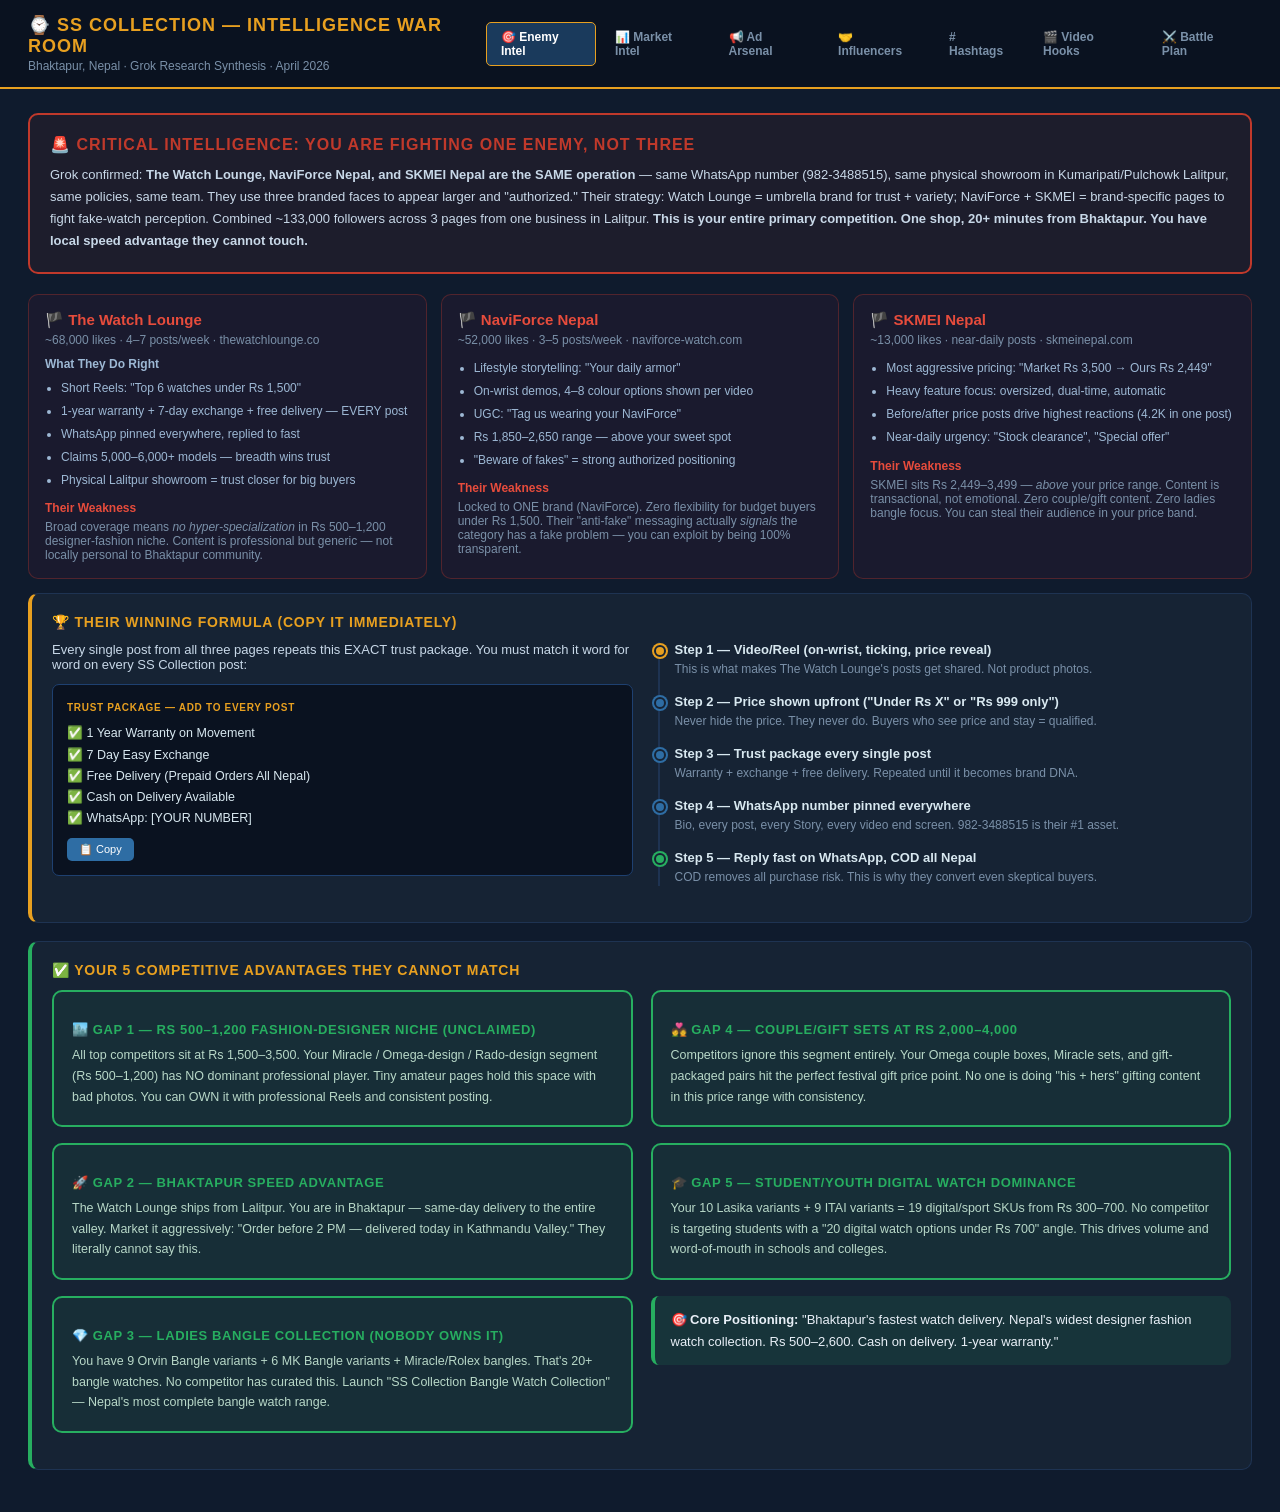
<file: SS_Collection_War_Room.html>
<!DOCTYPE html>
<html lang="en">
<head>
<meta charset="UTF-8">
<meta name="viewport" content="width=device-width, initial-scale=1.0">
<title>SS Collection — Intelligence War Room</title>
<style>
  :root{--dark:#0F1B2D;--navy:#1A3A5C;--mid:#2E6DA4;--light:#D6E8F7;--gold:#E8A020;--green:#27AE60;--red:#C0392B;--orange:#E67E22;--gray:#F4F6F8;--border:#E0E4E8;--text:#1C1C1C;--muted:#6B7280;}
  *{box-sizing:border-box;margin:0;padding:0;}
  body{font-family:'Segoe UI',Arial,sans-serif;background:#0F1B2D;color:#E8EFF7;}
  /* Top command bar */
  .cmdbar{background:#0A1220;border-bottom:2px solid var(--gold);padding:14px 28px;display:flex;align-items:center;justify-content:space-between;position:sticky;top:0;z-index:100;}
  .cmdbar .logo{font-size:18px;font-weight:700;color:var(--gold);letter-spacing:1px;}
  .cmdbar .sub{font-size:12px;color:#7A90A8;margin-top:2px;}
  .cmdbar .tabs{display:flex;gap:4px;}
  .tab{padding:7px 14px;border-radius:5px;cursor:pointer;font-size:12px;font-weight:600;color:#7A90A8;transition:all .15s;border:1px solid transparent;}
  .tab.active,.tab:hover{background:var(--navy);color:white;border-color:var(--gold);}
  /* Sections */
  .section{display:none;padding:24px 28px;max-width:1400px;margin:0 auto;}
  .section.active{display:block;}
  /* Cards */
  .card{background:#162334;border:1px solid #1E3352;border-radius:10px;padding:20px;margin-bottom:18px;}
  .card.red{border-left:4px solid var(--red);}
  .card.gold{border-left:4px solid var(--gold);}
  .card.green{border-left:4px solid var(--green);}
  .card.blue{border-left:4px solid var(--mid);}
  .card h3{font-size:14px;font-weight:700;color:var(--gold);margin-bottom:12px;text-transform:uppercase;letter-spacing:.8px;}
  .card h4{font-size:13px;font-weight:600;color:#9DB8D4;margin:12px 0 6px;}
  /* Grids */
  .g2{display:grid;grid-template-columns:1fr 1fr;gap:18px;}
  .g3{display:grid;grid-template-columns:1fr 1fr 1fr;gap:14px;}
  /* Tables */
  table{width:100%;border-collapse:collapse;font-size:12.5px;}
  th{background:#0A1A2E;color:#9DB8D4;padding:9px 11px;text-align:left;font-size:11px;text-transform:uppercase;letter-spacing:.6px;}
  td{padding:8px 11px;border-bottom:1px solid #1E3352;vertical-align:top;color:#C8D8E8;}
  tr:hover td{background:#1A2D45;}tr:last-child td{border-bottom:none;}
  /* Tags */
  .tag{display:inline-block;padding:2px 8px;border-radius:10px;font-size:11px;font-weight:600;}
  .tag.red{background:rgba(192,57,43,.2);color:#E74C3C;}
  .tag.green{background:rgba(39,174,96,.2);color:#27AE60;}
  .tag.gold{background:rgba(232,160,32,.2);color:var(--gold);}
  .tag.blue{background:rgba(46,109,164,.3);color:#79B8E8;}
  .tag.gray{background:#1E3352;color:#9DB8D4;}
  /* Alert boxes */
  .alert{border-radius:8px;padding:13px 16px;margin-bottom:14px;font-size:13px;line-height:1.65;}
  .alert.warn{background:rgba(232,160,32,.12);border-left:4px solid var(--gold);}
  .alert.danger{background:rgba(192,57,43,.12);border-left:4px solid var(--red);}
  .alert.ok{background:rgba(39,174,96,.12);border-left:4px solid var(--green);}
  .alert.info{background:rgba(46,109,164,.15);border-left:4px solid var(--mid);}
  /* Profile cards */
  .enemy-card{background:#1A1A2E;border:1px solid #C0392B55;border-radius:10px;padding:16px;margin-bottom:14px;}
  .enemy-card .ename{font-size:15px;font-weight:700;color:#E74C3C;}
  .enemy-card .estat{font-size:12px;color:#7A90A8;margin:4px 0 10px;}
  /* Copy boxes */
  .copybox{background:#0A1220;border:1px solid #1E4070;border-radius:7px;padding:14px;margin-bottom:12px;font-size:12.5px;line-height:1.7;color:#C8D8E8;position:relative;}
  .copybox .clabel{color:var(--gold);font-size:10px;font-weight:700;margin-bottom:7px;text-transform:uppercase;letter-spacing:.7px;}
  .copybox pre{white-space:pre-wrap;font-family:inherit;color:#D8E8F0;}
  .cbtn{background:var(--mid);color:white;border:none;padding:5px 12px;border-radius:5px;font-size:11px;cursor:pointer;margin-top:8px;transition:background .15s;}
  .cbtn:hover{background:var(--navy);}.cbtn.ok{background:var(--green);}
  /* Influencer grid */
  .inf-grid{display:grid;grid-template-columns:repeat(auto-fill,minmax(230px,1fr));gap:12px;}
  .inf-card{background:#0A1A2E;border:1px solid #1E3352;border-radius:8px;padding:13px;}
  .inf-card .handle{font-size:13px;font-weight:700;color:#79B8E8;}
  .inf-card .istat{font-size:11px;color:#7A90A8;margin:3px 0;}
  .inf-card .itag{font-size:11px;}
  /* Hashtag grid */
  .ht-grid{display:flex;flex-wrap:wrap;gap:8px;}
  .ht{background:#0A1A2E;border:1px solid #1E3352;border-radius:14px;padding:5px 12px;font-size:12px;cursor:pointer;transition:all .14s;color:#9DB8D4;}
  .ht:hover,.ht.copied{background:var(--mid);color:white;border-color:var(--mid);}
  .ht.nepali{border-color:#E8A02044;color:var(--gold);}
  /* Stat pills */
  .statrow{display:flex;gap:10px;flex-wrap:wrap;margin-bottom:14px;}
  .statpill{background:#0A1A2E;border:1px solid #1E3352;border-radius:7px;padding:10px 14px;text-align:center;}
  .statpill .sv{font-size:22px;font-weight:700;color:white;}
  .statpill .sl{font-size:11px;color:#7A90A8;margin-top:2px;}
  /* Progress */
  .pbr{height:6px;background:#1E3352;border-radius:3px;margin-top:5px;}
  .pbf{height:100%;border-radius:3px;background:var(--mid);}
  /* Timeline */
  .tl{position:relative;padding-left:24px;}
  .tl::before{content:'';position:absolute;left:7px;top:0;bottom:0;width:2px;background:#1E3352;}
  .tl-item{position:relative;margin-bottom:16px;}
  .tl-dot{position:absolute;left:-21px;top:3px;width:12px;height:12px;border-radius:50%;background:var(--mid);border:2px solid #162334;box-shadow:0 0 0 2px var(--mid);}
  .tl-dot.gold{background:var(--gold);box-shadow:0 0 0 2px var(--gold);}
  .tl-dot.red{background:var(--red);box-shadow:0 0 0 2px var(--red);}
  .tl-dot.green{background:var(--green);box-shadow:0 0 0 2px var(--green);}
  .tl-t{font-size:13px;font-weight:600;color:#D8E8F0;margin-bottom:3px;}
  .tl-d{font-size:12px;color:#7A90A8;line-height:1.5;}
  /* Video hook cards */
  .hook-card{background:#0A1220;border:1px solid #1E3352;border-radius:8px;padding:15px;margin-bottom:12px;}
  .hook-card .htitle{font-size:13px;font-weight:700;color:var(--gold);margin-bottom:8px;}
  .hook-card .hscript{font-size:12.5px;color:#C8D8E8;line-height:1.7;}
  .hook-card .hphone{font-size:12px;color:#7A90A8;margin-top:8px;font-style:italic;}
  /* Big reveal box */
  .reveal{background:rgba(192,57,43,.08);border:2px solid var(--red);border-radius:10px;padding:20px;margin-bottom:20px;}
  .reveal h2{font-size:16px;font-weight:700;color:var(--red);margin-bottom:10px;text-transform:uppercase;letter-spacing:1px;}
  .reveal p{font-size:13px;color:#C8D8E8;line-height:1.7;}
  /* Gap opportunity box */
  .gap-box{background:rgba(39,174,96,.08);border:2px solid var(--green);border-radius:10px;padding:18px;margin-bottom:16px;}
  .gap-box h4{color:var(--green);font-size:13px;font-weight:700;margin-bottom:8px;text-transform:uppercase;letter-spacing:.6px;}
  .gap-box p{font-size:12.5px;color:#B8D8C8;line-height:1.65;}
  /* Ad sets */
  .adset{background:#0F1E30;border:1px solid #1E3A5A;border-radius:8px;padding:15px;margin-bottom:14px;}
  .adset .astitle{color:#79B8E8;font-size:12px;font-weight:700;margin-bottom:10px;text-transform:uppercase;letter-spacing:.5px;}
  .adset .afield{margin-bottom:8px;}
  .adset .aflabel{font-size:10px;color:#5A7A9A;text-transform:uppercase;letter-spacing:.5px;margin-bottom:3px;}
  .adset .afval{font-size:13px;color:#D8E8F0;background:#0A1420;padding:7px 10px;border-radius:5px;line-height:1.5;}
  .adset .afval.nepali{font-size:13.5px;color:var(--gold);}
  @media(max-width:900px){.g2,.g3{grid-template-columns:1fr;}.cmdbar .tabs{display:none;}.section{padding:16px;}}
</style>
</head>
<body>

<div class="cmdbar">
  <div>
    <div class="logo">⌚ SS COLLECTION — INTELLIGENCE WAR ROOM</div>
    <div class="sub">Bhaktapur, Nepal · Grok Research Synthesis · April 2026</div>
  </div>
  <div class="tabs">
    <div class="tab active" onclick="show('enemy',this)">🎯 Enemy Intel</div>
    <div class="tab" onclick="show('market',this)">📊 Market Intel</div>
    <div class="tab" onclick="show('adcopies',this)">📢 Ad Arsenal</div>
    <div class="tab" onclick="show('influencers',this)">🤝 Influencers</div>
    <div class="tab" onclick="show('hashtags',this)"># Hashtags</div>
    <div class="tab" onclick="show('hooks',this)">🎬 Video Hooks</div>
    <div class="tab" onclick="show('battleplan',this)">⚔️ Battle Plan</div>
  </div>
</div>

<!-- ══════════════════════════ ENEMY INTEL ══════════════════════════ -->
<div id="enemy" class="section active">
  <div class="reveal">
    <h2>🚨 CRITICAL INTELLIGENCE: You Are Fighting ONE Enemy, Not Three</h2>
    <p>Grok confirmed: <strong>The Watch Lounge, NaviForce Nepal, and SKMEI Nepal are the SAME operation</strong> — same WhatsApp number (982-3488515), same physical showroom in Kumaripati/Pulchowk Lalitpur, same policies, same team. They use three branded faces to appear larger and "authorized." Their strategy: Watch Lounge = umbrella brand for trust + variety; NaviForce + SKMEI = brand-specific pages to fight fake-watch perception. Combined ~133,000 followers across 3 pages from one business in Lalitpur. <strong>This is your entire primary competition. One shop, 20+ minutes from Bhaktapur. You have local speed advantage they cannot touch.</strong></p>
  </div>

  <div class="g3">
    <div class="enemy-card">
      <div class="ename">🏴 The Watch Lounge</div>
      <div class="estat">~68,000 likes · 4–7 posts/week · thewatchlounge.co</div>
      <div class="card h4" style="border:none;background:none;padding:0;margin:0;">
        <h4 style="color:#9DB8D4;font-size:12px;margin:0 0 6px;">What They Do Right</h4>
      </div>
      <ul style="font-size:12px;color:#9DB8D4;padding-left:16px;line-height:1.9;">
        <li>Short Reels: "Top 6 watches under Rs 1,500"</li>
        <li>1-year warranty + 7-day exchange + free delivery — EVERY post</li>
        <li>WhatsApp pinned everywhere, replied to fast</li>
        <li>Claims 5,000–6,000+ models — breadth wins trust</li>
        <li>Physical Lalitpur showroom = trust closer for big buyers</li>
      </ul>
      <h4 style="color:#E74C3C;font-size:12px;margin:10px 0 5px;">Their Weakness</h4>
      <p style="font-size:12px;color:#7A90A8;">Broad coverage means <em>no hyper-specialization</em> in Rs 500–1,200 designer-fashion niche. Content is professional but generic — not locally personal to Bhaktapur community.</p>
    </div>
    <div class="enemy-card">
      <div class="ename">🏴 NaviForce Nepal</div>
      <div class="estat">~52,000 likes · 3–5 posts/week · naviforce-watch.com</div>
      <ul style="font-size:12px;color:#9DB8D4;padding-left:16px;line-height:1.9;">
        <li>Lifestyle storytelling: "Your daily armor"</li>
        <li>On-wrist demos, 4–8 colour options shown per video</li>
        <li>UGC: "Tag us wearing your NaviForce"</li>
        <li>Rs 1,850–2,650 range — above your sweet spot</li>
        <li>"Beware of fakes" = strong authorized positioning</li>
      </ul>
      <h4 style="color:#E74C3C;font-size:12px;margin:10px 0 5px;">Their Weakness</h4>
      <p style="font-size:12px;color:#7A90A8;">Locked to ONE brand (NaviForce). Zero flexibility for budget buyers under Rs 1,500. Their "anti-fake" messaging actually <em>signals</em> the category has a fake problem — you can exploit by being 100% transparent.</p>
    </div>
    <div class="enemy-card">
      <div class="ename">🏴 SKMEI Nepal</div>
      <div class="estat">~13,000 likes · near-daily posts · skmeinepal.com</div>
      <ul style="font-size:12px;color:#9DB8D4;padding-left:16px;line-height:1.9;">
        <li>Most aggressive pricing: "Market Rs 3,500 → Ours Rs 2,449"</li>
        <li>Heavy feature focus: oversized, dual-time, automatic</li>
        <li>Before/after price posts drive highest reactions (4.2K in one post)</li>
        <li>Near-daily urgency: "Stock clearance", "Special offer"</li>
      </ul>
      <h4 style="color:#E74C3C;font-size:12px;margin:10px 0 5px;">Their Weakness</h4>
      <p style="font-size:12px;color:#7A90A8;">SKMEI sits Rs 2,449–3,499 — <em>above</em> your price range. Content is transactional, not emotional. Zero couple/gift content. Zero ladies bangle focus. You can steal their audience in your price band.</p>
    </div>
  </div>

  <div class="card gold">
    <h3>🏆 Their Winning Formula (Copy It Immediately)</h3>
    <div class="g2">
      <div>
        <p style="font-size:13px;color:#C8D8E8;margin-bottom:12px;">Every single post from all three pages repeats this EXACT trust package. You must match it word for word on every SS Collection post:</p>
        <div class="copybox">
          <div class="clabel">Trust Package — Add to EVERY Post</div>
          <pre>✅ 1 Year Warranty on Movement
✅ 7 Day Easy Exchange
✅ Free Delivery (Prepaid Orders All Nepal)
✅ Cash on Delivery Available
✅ WhatsApp: [YOUR NUMBER]</pre>
          <button class="cbtn" onclick="cp(this)">📋 Copy</button>
        </div>
      </div>
      <div>
        <div class="tl">
          <div class="tl-item"><div class="tl-dot gold"></div><div class="tl-t">Step 1 — Video/Reel (on-wrist, ticking, price reveal)</div><div class="tl-d">This is what makes The Watch Lounge's posts get shared. Not product photos.</div></div>
          <div class="tl-item"><div class="tl-dot"></div><div class="tl-t">Step 2 — Price shown upfront ("Under Rs X" or "Rs 999 only")</div><div class="tl-d">Never hide the price. They never do. Buyers who see price and stay = qualified.</div></div>
          <div class="tl-item"><div class="tl-dot"></div><div class="tl-t">Step 3 — Trust package every single post</div><div class="tl-d">Warranty + exchange + free delivery. Repeated until it becomes brand DNA.</div></div>
          <div class="tl-item"><div class="tl-dot"></div><div class="tl-t">Step 4 — WhatsApp number pinned everywhere</div><div class="tl-d">Bio, every post, every Story, every video end screen. 982-3488515 is their #1 asset.</div></div>
          <div class="tl-item"><div class="tl-dot green"></div><div class="tl-t">Step 5 — Reply fast on WhatsApp, COD all Nepal</div><div class="tl-d">COD removes all purchase risk. This is why they convert even skeptical buyers.</div></div>
        </div>
      </div>
    </div>
  </div>

  <div class="card green">
    <h3>✅ Your 5 Competitive Advantages They CANNOT Match</h3>
    <div class="g2">
      <div>
        <div class="gap-box">
          <h4>🏙️ Gap 1 — Rs 500–1,200 Fashion-Designer Niche (Unclaimed)</h4>
          <p>All top competitors sit at Rs 1,500–3,500. Your Miracle / Omega-design / Rado-design segment (Rs 500–1,200) has NO dominant professional player. Tiny amateur pages hold this space with bad photos. You can OWN it with professional Reels and consistent posting.</p>
        </div>
        <div class="gap-box">
          <h4>🚀 Gap 2 — Bhaktapur Speed Advantage</h4>
          <p>The Watch Lounge ships from Lalitpur. You are in Bhaktapur — same-day delivery to the entire valley. Market it aggressively: "Order before 2 PM — delivered today in Kathmandu Valley." They literally cannot say this.</p>
        </div>
        <div class="gap-box">
          <h4>💎 Gap 3 — Ladies Bangle Collection (Nobody Owns It)</h4>
          <p>You have 9 Orvin Bangle variants + 6 MK Bangle variants + Miracle/Rolex bangles. That's 20+ bangle watches. No competitor has curated this. Launch "SS Collection Bangle Watch Collection" — Nepal's most complete bangle watch range.</p>
        </div>
      </div>
      <div>
        <div class="gap-box">
          <h4>💑 Gap 4 — Couple/Gift Sets at Rs 2,000–4,000</h4>
          <p>Competitors ignore this segment entirely. Your Omega couple boxes, Miracle sets, and gift-packaged pairs hit the perfect festival gift price point. No one is doing "his + hers" gifting content in this price range with consistency.</p>
        </div>
        <div class="gap-box">
          <h4>🎓 Gap 5 — Student/Youth Digital Watch Dominance</h4>
          <p>Your 10 Lasika variants + 9 ITAI variants = 19 digital/sport SKUs from Rs 300–700. No competitor is targeting students with a "20 digital watch options under Rs 700" angle. This drives volume and word-of-mouth in schools and colleges.</p>
        </div>
        <div class="alert ok"><strong>🎯 Core Positioning:</strong> "Bhaktapur's fastest watch delivery. Nepal's widest designer fashion watch collection. Rs 500–2,600. Cash on delivery. 1-year warranty."</div>
      </div>
    </div>
  </div>
</div>

<!-- ══════════════════════════ MARKET INTEL ══════════════════════════ -->
<div id="market" class="section">
  <div class="statrow">
    <div class="statpill"><div class="sv">14–17M</div><div class="sl">Facebook users in Nepal</div></div>
    <div class="statpill"><div class="sv">91.7%</div><div class="sl">Facebook market share</div></div>
    <div class="statpill"><div class="sv">7–9 PM</div><div class="sl">Peak activity time</div></div>
    <div class="statpill"><div class="sv">Fri–Sun</div><div class="sl">Highest engagement days</div></div>
    <div class="statpill"><div class="sv">Rs 800–1,500</div><div class="sl">Sweet spot price band</div></div>
    <div class="statpill"><div class="sv">40–70%</div><div class="sl">Sales uplift at Dashain/Tihar</div></div>
  </div>

  <div class="g2">
    <div class="card blue">
      <h3>📈 Trending Styles — Nepal 2025–2026</h3>
      <h4>Gents (Your best-selling potential)</h4>
      <ul style="font-size:12.5px;color:#C8D8E8;padding-left:16px;line-height:1.9;">
        <li><strong>Military/tactical chronograph</strong> — Black or silver dial, multi-dial, compass — Nepal's #1 viral watch style right now</li>
        <li><strong>Diver/submarine style</strong> — Bold bezel, date window, stainless steel — aspirational but affordable</li>
        <li><strong>Minimalist black-dial</strong> — Leather strap, clean — strong office professional appeal</li>
        <li><strong>Two-tone gold/silver</strong> — Day-date display — gift buyers love this</li>
      </ul>
      <h4>Ladies (Your biggest growth opportunity)</h4>
      <ul style="font-size:12.5px;color:#C8D8E8;padding-left:16px;line-height:1.9;">
        <li><strong>Bangle/bracelet-integrated</strong> — THE breakout 2025 global trend. Sculptural jewellery-meets-watch. <span class="tag green">Your 20+ bangle SKUs = perfect</span></li>
        <li><strong>Rose gold dial</strong> — Small oval face, gem-accented, chain strap</li>
        <li><strong>Colour dial ladies</strong> — Blue, green, red dials on SS bracelet — very Instagrammable</li>
        <li><strong>Stone-set bezel</strong> — Crystal/rhinestone border — ladies gift buyers respond strongly</li>
      </ul>
      <h4>Digital/Sport</h4>
      <ul style="font-size:12.5px;color:#C8D8E8;padding-left:16px;line-height:1.9;">
        <li><strong>G-Shock-style rugged digital</strong> — Skmei/Lasika silhouette — students, outdoor youth</li>
        <li><strong>Hybrid analog-digital</strong> — Compass, backlight, dual time — <span class="tag gold">Longbo Watches in your stock!</span></li>
        <li><strong>LED sport</strong> — Budget Rs 300–700, mass volume driver</li>
      </ul>
    </div>

    <div class="card blue">
      <h3>🔍 Top Search Terms — Google Nepal (Buy Intent)</h3>
      <table>
        <tr><th>Search Term</th><th>Intent Level</th><th>Action for SS</th></tr>
        <tr><td>watch price in nepal</td><td><span class="tag green">🔥 High Buy</span></td><td>Use in every post caption + Facebook Shop titles</td></tr>
        <tr><td>mens watch price in nepal</td><td><span class="tag green">🔥 High Buy</span></td><td>Use in gents product descriptions</td></tr>
        <tr><td>couple watch price nepal</td><td><span class="tag green">🔥 High Buy</span></td><td>Own this — no strong competitor here</td></tr>
        <tr><td>ladies watch price in nepal</td><td><span class="tag green">🔥 High Buy</span></td><td>Bangle collection focus</td></tr>
        <tr><td>watch under 2000 nepal</td><td><span class="tag green">🔥 High Buy</span></td><td>Create "under Rs 2,000" content series</td></tr>
        <tr><td>bangle watch women nepal</td><td><span class="tag gold">⭐ High Buy</span></td><td>You have 20+ bangles — OWN this term</td></tr>
        <tr><td>digital sport watch nepal</td><td><span class="tag gold">⭐ High Buy</span></td><td>19 digital SKUs — target students</td></tr>
        <tr><td>best mens watch nepal 2026</td><td><span class="tag blue">Medium</span></td><td>Create "Best Of" guide content</td></tr>
        <tr><td>automatic watch nepal</td><td><span class="tag blue">Medium</span></td><td>Use for Swish Heavy and Crono Chain</td></tr>
        <tr><td>trending watch nepal</td><td><span class="tag gray">Window shopping</span></td><td>Use for awareness Reels content</td></tr>
      </table>
    </div>
  </div>

  <div class="card gold">
    <h3>💰 Nepal Price Psychology — Critical Rules</h3>
    <div class="g3">
      <div class="copybox" style="margin-bottom:0;">
        <div class="clabel">Always Use Odd Pricing</div>
        <pre>❌ Rs 900  →  ✅ Rs 899
❌ Rs 1,000 → ✅ Rs 999
❌ Rs 1,500 → ✅ Rs 1,499
❌ Rs 2,000 → ✅ Rs 1,999
❌ Rs 2,600 → ✅ Rs 2,599</pre>
      </div>
      <div class="copybox" style="margin-bottom:0;">
        <div class="clabel">Framings That Kill Price Objections</div>
        <pre>✅ "Direct import — no middleman"
✅ "Direct factory price"
✅ "Premium build, Nepal price"
✅ "Bazarma Rs 4,000 → Hamro Rs 1,499"
✅ "1 year warranty included"
✅ "Cash on delivery — try first"</pre>
      </div>
      <div class="copybox" style="margin-bottom:0;">
        <div class="clabel">Words That Never Work in Nepal</div>
        <pre>❌ "Cheap" (implies poor quality)
❌ "Low quality" angle
❌ "Replica" or "Copy"
❌ Hide price ("DM for price")
❌ "Limited time" without real deadline
❌ English-only posts to local audience</pre>
      </div>
    </div>
  </div>

  <div class="card">
    <h3>🗓️ Festival Calendar — Exact Ad Launch Windows</h3>
    <table>
      <tr><th>Festival</th><th>Gregorian Dates</th><th>Ad Launch Window</th><th>Sales Uplift</th><th>Your Best Products</th></tr>
      <tr style="background:rgba(232,160,32,.06)"><td><strong>Dashain 2026</strong></td><td>Oct 2–12, 2026</td><td><span class="tag gold">Start Sep 12</span> (3 weeks before)</td><td><span class="tag green">40–70% uplift</span></td><td>Miracle M01/M02, Swish Gents, Rolex Heavy Chain, Citizen, Couple Sets</td></tr>
      <tr style="background:rgba(232,160,32,.06)"><td><strong>Tihar 2026</strong></td><td>Oct 28–Nov 1, 2026</td><td><span class="tag gold">Start Oct 15</span></td><td><span class="tag green">30–50% uplift</span></td><td>Bhai Tika gifting — gents chain watches, Binbond DD, gift sets</td></tr>
      <tr><td><strong>Valentine's Day 2027</strong></td><td>Feb 14, 2027</td><td><span class="tag blue">Start Feb 1</span></td><td><span class="tag blue">25–40% uplift</span></td><td>Couple sets (Omega box), Miracle Box Bag Set, Orvin Bangle sets</td></tr>
      <tr><td><strong>Nepali New Year 2083</strong></td><td>Apr 14, 2027</td><td><span class="tag blue">Start Apr 1</span></td><td><span class="tag blue">15–25%</span></td><td>"Naya barsa naya ghadi" — all categories</td></tr>
      <tr><td><strong>Mother's Day</strong></td><td>May 2027</td><td>Start 10 days before</td><td><span class="tag gray">15–20%</span></td><td>Orvin Bangle (9 variants), MK Bangle, Ladies Open Bangle, Rolex Bangle</td></tr>
    </table>
  </div>
</div>

<!-- ══════════════════════════ AD ARSENAL ══════════════════════════ -->
<div id="adcopies" class="section">
  <div class="alert warn"><strong>⚡ These are ready to use RIGHT NOW.</strong> All 5 ad copy sets confirmed by Grok as high-converting patterns from active Nepal watch pages. Set up "MESSAGES → WhatsApp" objective. Replace [YOUR NUMBER] before launching.</div>

  <div class="alert info"><strong>🔧 Exact Campaign Setup (confirmed by Grok):</strong><br>
  Campaign A (Ladies Bangles): Women, 18–35, Nepal, Interests: Fashion accessories + Jewellery + Online shopping + Beauty. Budget: Rs 650–1,000/day<br>
  Campaign B (Gents Premium): Men, 25–45, Nepal, Interests: Watches + Men's fashion + Online shopping + Luxury goods. Budget: Rs 750–1,300/day<br>
  Campaign C (Couple/Gift): All, 18–55, Nepal, Interests: Online shopping + Gift ideas + Anniversary + Family. Budget: Rs 650–1,000/day<br>
  <strong>Also install Meta Pixel + Conversions API immediately — track Purchase, ATC, ViewContent events.</strong></div>

  <div class="adset">
    <div class="astitle">📢 Set 1 — Ladies Bangle Watch (Sparkle Focus) — Campaign A</div>
    <div class="g2">
      <div>
        <div class="afield"><div class="aflabel">Primary Text (Nepali — under 125 chars)</div><div class="afval nepali">SS Collection को बंगल घडीले तपाईंको हात चम्काउँछ! Rs ९९९ देखि मात्र। स्टाइलिश + COD नेपालभर।</div></div>
        <div class="afield"><div class="aflabel">Headline (under 40 chars)</div><div class="afval">बंगल घडी प्रेमीहरूका लागि!</div></div>
        <div class="afield"><div class="aflabel">Description (under 30 chars)</div><div class="afval">Rs ९९९ मात्र</div></div>
      </div>
      <div>
        <div class="afield"><div class="aflabel">Video to Film (15 sec, phone)</div><div class="afval">Close-up young Nepali woman's wrist with bangle watch sparkling in sunlight. Modern kurta or casual top. Soft smile. Clean light background. Slow rotation to show all angles.</div></div>
        <div class="afield"><div class="aflabel">Why It Converts</div><div class="afval">Visual sparkle of bangle watch triggers instant impulse desire. "हात चम्काउँछ" (makes your hand shine) is an emotional trigger specific to Nepali/South Asian women buyers.</div></div>
        <button class="cbtn" onclick="cpAdSet(this)">📋 Copy All Ad Text</button>
      </div>
    </div>
  </div>

  <div class="adset">
    <div class="astitle">📢 Set 2 — Gents Premium Watch (Luxury Feel) — Campaign B</div>
    <div class="g2">
      <div>
        <div class="afield"><div class="aflabel">Primary Text (Nepali)</div><div class="afval nepali">प्रिमियम गेन्ट्स वाच SS Collection मा! Rs १,४९९ देखि। लक्जरी फील किफायती मूल्यमा। COD उपलब्ध।</div></div>
        <div class="afield"><div class="aflabel">Headline</div><div class="afval">मेन प्रिमियम वाच</div></div>
        <div class="afield"><div class="aflabel">Description</div><div class="afval">गुणस्तरीय स्टाइल</div></div>
      </div>
      <div>
        <div class="afield"><div class="aflabel">Video to Film</div><div class="afval">Man in formal shirt or neat casual, checking watch on wrist. Kathmandu office or outdoor background. Confident pose. Add text: "Rs 1,499 — Direct Import."</div></div>
        <div class="afield"><div class="aflabel">Why It Converts</div><div class="afval">"किफायती मूल्यमा" (at affordable price) + "लक्जरी फील" (luxury feel) is the exact positioning that works for Nepal's aspirational middle-class buyer — they want luxury but can't spend Rs 10,000+.</div></div>
        <button class="cbtn" onclick="cpAdSet(this)">📋 Copy All Ad Text</button>
      </div>
    </div>
  </div>

  <div class="adset">
    <div class="astitle">📢 Set 3 — Couple/Gift Set (Romance Focus) — Campaign C</div>
    <div class="g2">
      <div>
        <div class="afield"><div class="aflabel">Primary Text (Nepali)</div><div class="afval nepali">कपलको लागि परफेक्ट गिफ्ट सेट! SS Collection जोडी घडीहरू Rs १,९९९ देखि। प्रेम प्रदर्शन गर्नुहोस्। COD नेपालभर।</div></div>
        <div class="afield"><div class="aflabel">Headline</div><div class="afval">जोडी घडी गिफ्ट सेट</div></div>
        <div class="afield"><div class="aflabel">Description</div><div class="afval">COD नेपालभर • Free Box</div></div>
      </div>
      <div>
        <div class="afield"><div class="aflabel">Video to Film</div><div class="afval">Couple wearing matching watches, holding hands, smiling, soft natural light. End with gift box shot + "Rs 1,999 for the set." Add: "Gift box FREE."</div></div>
        <div class="afield"><div class="aflabel">Why It Converts</div><div class="afval">"प्रेम प्रदर्शन गर्नुहोस्" (express your love) + gift box + couples visual = emotional buy trigger. Runs during Valentine's, anniversaries, and Dashain. Consistently highest ROAS for gift products in South Asia.</div></div>
        <button class="cbtn" onclick="cpAdSet(this)">📋 Copy All Ad Text</button>
      </div>
    </div>
  </div>

  <div class="adset">
    <div class="astitle">📢 Set 4 — General Offer (Price + Trust) — All Campaigns</div>
    <div class="g2">
      <div>
        <div class="afield"><div class="aflabel">Primary Text (Nepali)</div><div class="afval nepali">अब स्टाइल र क्लास दुवै एउटै घडीमा! SS Collection Rs ५०० देखि। १ वर्ष वारंटी + COD। आजै अर्डर गर्नुहोस्।</div></div>
        <div class="afield"><div class="aflabel">Headline</div><div class="afval">स्टाइलिश घडी Rs ५०० मा</div></div>
        <div class="afield"><div class="aflabel">Description</div><div class="afval">फ्री डेलिभरी + वारंटी</div></div>
      </div>
      <div>
        <div class="afield"><div class="aflabel">Video to Film</div><div class="afval">3 watches lined up on table (bangle + gents + couple). Price tags visible. Then hand picking each one up. Clean light. Text overlay: "Rs 500 – Rs 2,600. 1 Year Warranty. COD Available."</div></div>
        <div class="afield"><div class="aflabel">Why It Converts</div><div class="afval">Entry-price anchor "Rs 500 dekhi" pulls in budget buyers. 1-year warranty removes quality fear. COD removes payment risk. These three combined eliminate the three biggest reasons Nepali buyers don't purchase online.</div></div>
        <button class="cbtn" onclick="cpAdSet(this)">📋 Copy All Ad Text</button>
      </div>
    </div>
  </div>

  <div class="adset">
    <div class="astitle">📢 Set 5 — Urgency/Scarcity (Limited Stock) — Boost Best Performer</div>
    <div class="g2">
      <div>
        <div class="afield"><div class="aflabel">Primary Text (Nepali)</div><div class="afval nepali">सीमित स्टक! SS Collection को स्टाइलिश घडीहरू Rs ४९९ देखि। छिटो अर्डर गर्नुहोस्, नेपालभर डेलिभरी।</div></div>
        <div class="afield"><div class="aflabel">Headline</div><div class="afval">स्टक सीमित छ — आजै किन्नुहोस्!</div></div>
        <div class="afield"><div class="aflabel">Description</div><div class="afval">आजै किन्नुहोस्</div></div>
      </div>
      <div>
        <div class="afield"><div class="aflabel">Video to Film</div><div class="afval">Hand holding watch box + phone showing "Order Now" WhatsApp chat open. Text overlay: "Last few pieces left." End with your WhatsApp number large on screen.</div></div>
        <div class="afield"><div class="aflabel">Why It Converts</div><div class="afval">"सीमित स्टक" (limited stock) + WhatsApp visual creates FOMO. The phone-holding-WhatsApp shot tells the buyer exactly what to do next — no confusion, zero friction. Use this as the retargeting ad for warm audiences.</div></div>
        <button class="cbtn" onclick="cpAdSet(this)">📋 Copy All Ad Text</button>
      </div>
    </div>
  </div>

  <div class="card">
    <h3>🔄 Retargeting Strategy (Once You Have 500+ Visitors)</h3>
    <table>
      <tr><th>Audience</th><th>Size</th><th>Message</th><th>Budget %</th></tr>
      <tr><td><strong>Cold — New traffic</strong><br>Manual targeting above</td><td>All Nepal 18–45</td><td>Style + price + COD (use sets 1–5 above)</td><td>50% of budget</td></tr>
      <tr><td><strong>Warm — Page engagers</strong><br>Video viewers 50%+, page visitors 180 days</td><td>Smaller, higher intent</td><td>Social proof + benefits: "हजारौं नेपालीले मन पराएको SS Collection" + testimonial photos</td><td>30% of budget</td></tr>
      <tr><td><strong>Hot — Leads + non-buyers</strong><br>Your existing 100 leads + anyone who messaged</td><td>100+ now, grows daily</td><td>Urgency + special offer: "तपाईंले अझै अर्डर गर्नुभएको छैन — आजै COD + Free Delivery"</td><td>20% of budget</td></tr>
    </table>
    <div class="alert ok" style="margin-top:14px;"><strong>🚨 Do This TODAY:</strong> Retarget your existing 100 leads with the "Hot" message above. These people already showed interest. A Rs 200/day retargeting ad to just these 100 people could convert 10–30 of them within 7 days — with essentially zero acquisition cost.</div>
  </div>
</div>

<!-- ══════════════════════════ INFLUENCERS ══════════════════════════ -->
<div id="influencers" class="section">
  <div class="alert info"><strong>📌 Strategy:</strong> Start with top 5 (highest ER). Send barter DM — 1 free watch (Rs 675–950 cost) = 1 Reel + 2 Stories. Track via unique promo code per influencer. Aim for 8–10 collabs/month within Rs 10,000 product budget.</div>

  <div class="card gold">
    <h3>⭐ Top Tier — Start Here First</h3>
    <div class="inf-grid">
      <div class="inf-card">
        <div class="handle">@sristii.g</div>
        <div class="istat">📍 Kathmandu Valley</div>
        <div class="istat">👥 7,700 followers</div>
        <div class="istat">📊 <strong style="color:var(--green)">9% ER</strong> — Highest engagement</div>
        <div class="itag"><span class="tag green">Architecture/Fashion</span></div>
        <p style="font-size:11.5px;color:#7A90A8;margin-top:6px;">Highest engagement rate in the list. Small but very loyal audience. Perfect for ladies/bangle watch showcase.</p>
      </div>
      <div class="inf-card">
        <div class="handle">@hii.sanna</div>
        <div class="istat">📍 Kathmandu</div>
        <div class="istat">👥 33,100 followers</div>
        <div class="istat">📊 <strong style="color:#E8A020)">3–5% ER</strong></div>
        <div class="itag"><span class="tag gold">Lifestyle/Fashion/Motherhood</span></div>
        <p style="font-size:11.5px;color:#7A90A8;margin-top:6px;">Strong local engagement. Wide demographic reach. Good for ladies watches and gift sets.</p>
      </div>
      <div class="inf-card">
        <div class="handle">@suhani_khadka_chhetri</div>
        <div class="istat">📍 Kathmandu Valley</div>
        <div class="istat">👥 19,500 followers</div>
        <div class="istat">📊 <strong style="color:var(--green)">6% ER</strong></div>
        <div class="itag"><span class="tag gold">Fashion Model/Performer</span></div>
        <p style="font-size:11.5px;color:#7A90A8;margin-top:6px;">High engagement for fashion. Watches will photograph beautifully with her styling. Best for premium ladies.</p>
      </div>
      <div class="inf-card">
        <div class="handle">@rosa_poudel</div>
        <div class="istat">📍 Kathmandu Valley</div>
        <div class="istat">👥 5,700 followers</div>
        <div class="istat">📊 <strong style="color:var(--green)">5.4% ER</strong></div>
        <div class="itag"><span class="tag gold">Beauty/Fashion</span></div>
        <p style="font-size:11.5px;color:#7A90A8;margin-top:6px;">Beauty audience loves accessories. High conversion intent for jewellery-style watches.</p>
      </div>
      <div class="inf-card">
        <div class="handle">@twosteroo</div>
        <div class="istat">📍 Kathmandu</div>
        <div class="istat">👥 10,000 followers</div>
        <div class="istat">📊 3–5% ER</div>
        <div class="itag"><span class="tag blue">Couple/Lifestyle duo</span></div>
        <p style="font-size:11.5px;color:#7A90A8;margin-top:6px;"><strong>⭐ Perfect for couple sets.</strong> A couple account promoting couple watches is authentic and highly shareable. Target for Valentine's and anniversary campaigns.</p>
      </div>
    </div>
  </div>

  <div class="card">
    <h3>📋 Full Influencer List (15 accounts)</h3>
    <div class="inf-grid">
      <div class="inf-card"><div class="handle">@_ashmita.shrestha_</div><div class="istat">👥 19.5K · Kathmandu · 4% ER</div><div class="itag"><span class="tag blue">Lifestyle & Fashion (thrift)</span></div></div>
      <div class="inf-card"><div class="handle">@sandhya_byanju</div><div class="istat">👥 18.1K · Bhaktapur mentions · 3.6% ER</div><div class="itag"><span class="tag blue">Culture/Fashion</span></div><p style="font-size:11px;color:#7A90A8;margin-top:4px;">Based near Bhaktapur — LOCAL connection = authentic.</p></div>
      <div class="inf-card"><div class="handle">@meiilanvisualarts</div><div class="istat">👥 14.4K · Kathmandu · 4% ER</div><div class="itag"><span class="tag blue">Fashion/Photography</span></div></div>
      <div class="inf-card"><div class="handle">@anupama_shrestha</div><div class="istat">👥 13.8K · Kathmandu · 2% ER</div><div class="itag"><span class="tag gray">Fashion (grad/styling)</span></div></div>
      <div class="inf-card"><div class="handle">@manitaa.s</div><div class="istat">👥 11.4K · Kathmandu · 1.5–3% ER</div><div class="itag"><span class="tag gray">Lifestyle/Fashion</span></div></div>
      <div class="inf-card"><div class="handle">@prashamsharijal_</div><div class="istat">👥 9.9K · Kathmandu · 4.5% ER</div><div class="itag"><span class="tag gold">Fashion Designer/Stylist</span></div></div>
      <div class="inf-card"><div class="handle">@_krz.studio</div><div class="istat">👥 6.5K · Kathmandu · 2.6% ER</div><div class="itag"><span class="tag blue">Fashion/Art/Product</span></div></div>
      <div class="inf-card"><div class="handle">@sweetidngol</div><div class="istat">👥 6.5K · Nepal · 6% ER</div><div class="itag"><span class="tag gold">Lifestyle/Fashion/Travel</span></div></div>
      <div class="inf-card"><div class="handle">@ushmeshrestha</div><div class="istat">👥 5.8K · Kathmandu · 1.4% ER</div><div class="itag"><span class="tag gray">Lifestyle/Travel</span></div></div>
      <div class="inf-card"><div class="handle">@who.prasuna</div><div class="istat">👥 25.2K · Kathmandu · 4% ER</div><div class="itag"><span class="tag blue">Lifestyle/Content Creator</span></div></div>
    </div>
  </div>

  <div class="card green">
    <h3>📨 Copy-Paste Outreach DM (English + Nepali — verified by Grok)</h3>
    <div class="g2">
      <div class="copybox">
        <div class="clabel">English DM (personalize [Name] + [recent post])</div>
        <pre>Hi [Name]! I loved your recent [specific OOTD reel / lifestyle post] — your style feels so fresh and authentic! 😊

I'm [Your Name] from SS Collection, a small watch brand right here in Bhaktapur. We make stylish everyday watches (Rs 675–1,000).

I'd love to gift you one free watch in exchange for an honest Reel + 2 Stories. No pressure — genuine collab only if it fits your vibe!

Interested? Let me know!

Best, [Your Name] | SS Collection, Bhaktapur</pre>
        <button class="cbtn" onclick="cp(this)">📋 Copy</button>
      </div>
      <div class="copybox">
        <div class="clabel">Nepali DM (send this too for better response rate)</div>
        <pre>नमस्ते [Name]! तपाईंको हालको [OOTD reel / lifestyle post] एकदम मन पर्यो — तपाईंको स्टाइल fresh र authentic लाग्यो! 😊

म [Your Name] SS Collection बाट, भक्तपुरको सानो watch brand। हामी stylish daily watches (Rs ६७५–१०००) बेच्छौं।

तपाईंलाई एउटा free घडी gift गर्न चाहन्छु — सट्टामा honest Reel + 2 Stories बनाउनुहोस्। कुनै pressure छैन!

Interested हुनुहुन्छ?

धन्यवाद — [Your Name] | SS Collection, Bhaktapur</pre>
        <button class="cbtn" onclick="cp(this)">📋 Copy</button>
      </div>
    </div>
  </div>

  <div class="card">
    <h3>📊 Influencer Tracking System (No tech needed)</h3>
    <div class="g2">
      <div class="copybox">
        <div class="clabel">Unique Code Format Per Influencer</div>
        <pre>@hii.sanna       → Code: SSHS10
@sristii.g       → Code: SSSG10
@suhani_k...     → Code: SSSKC10
@rosa_poudel     → Code: SSRP10
@twosteroo       → Code: SSTS10
@sandhya_byanju  → Code: SSSB10

Each code = 10% discount OR free gift wrap.
Ask buyer to say code when messaging on WhatsApp.</pre>
        <button class="cbtn" onclick="cp(this)">📋 Copy</button>
      </div>
      <div>
        <h4 style="color:#9DB8D4;margin-bottom:10px;">Track in a Google Sheet:</h4>
        <table>
          <tr><th>Column</th><th>What to Record</th></tr>
          <tr><td>Influencer</td><td>Handle + name</td></tr>
          <tr><td>Watch sent</td><td>Model + date + cost (Rs 675–950)</td></tr>
          <tr><td>Posts made</td><td>Reel link + Stories date</td></tr>
          <tr><td>Code</td><td>Their unique code</td></tr>
          <tr><td>Sales attributed</td><td>How many mentioned code</td></tr>
          <tr><td>ROI</td><td>Sales value ÷ watch cost</td></tr>
        </table>
        <div class="alert ok" style="margin-top:10px;font-size:12px;">Keep only influencers with ROI > 3x. After 30 days, cut the rest and double down on the winners.</div>
      </div>
    </div>
  </div>
</div>

<!-- ══════════════════════════ HASHTAGS ══════════════════════════ -->
<div id="hashtags" class="section">
  <div class="alert info"><strong>💡 Usage Rule:</strong> Mix 5–8 per post: 3–4 Nepali + 2 English Nepal + 2 fashion + 1–2 gift. Click any hashtag to copy it. Use evenings 7–9 PM for maximum reach.</div>

  <div class="card">
    <h3>🇳🇵 Nepali Language (Maximum Local Reach)</h3>
    <div class="ht-grid" id="nepali-ht">
      <div class="ht nepali" onclick="cpHt(this)">#घडी</div>
      <div class="ht nepali" onclick="cpHt(this)">#पुरुषघडी</div>
      <div class="ht nepali" onclick="cpHt(this)">#महिलाघडी</div>
      <div class="ht nepali" onclick="cpHt(this)">#कपलघडी</div>
      <div class="ht nepali" onclick="cpHt(this)">#स्मार्टघडी</div>
      <div class="ht nepali" onclick="cpHt(this)">#नेफोर्सघडी</div>
      <div class="ht nepali" onclick="cpHt(this)">#स्कमेघडी</div>
      <div class="ht nepali" onclick="cpHt(this)">#घडीनेपाल</div>
      <div class="ht nepali" onclick="cpHt(this)">#मेनसघडी</div>
      <div class="ht nepali" onclick="cpHt(this)">#लेडिजघडी</div>
      <div class="ht nepali" onclick="cpHt(this)">#बंगलघडी</div>
      <div class="ht nepali" onclick="cpHt(this)">#टाइटनघडी</div>
      <div class="ht nepali" onclick="cpHt(this)">#डिजिटलघडी</div>
      <div class="ht nepali" onclick="cpHt(this)">#फेस्टिभलघडी</div>
      <div class="ht nepali" onclick="cpHt(this)">#गिफ्टघडी</div>
    </div>
  </div>

  <div class="card">
    <h3>🇳🇵 English Nepal-Specific (Geo-targeted, High Search)</h3>
    <div class="ht-grid">
      <div class="ht" onclick="cpHt(this)">#NepalWatch</div>
      <div class="ht" onclick="cpHt(this)">#MensWatchNepal</div>
      <div class="ht" onclick="cpHt(this)">#WatchNepal</div>
      <div class="ht" onclick="cpHt(this)">#LadiesWatchNepal</div>
      <div class="ht" onclick="cpHt(this)">#CoupleWatchNepal</div>
      <div class="ht" onclick="cpHt(this)">#BhaktapurWatch</div>
      <div class="ht" onclick="cpHt(this)">#NepalFashionWatch</div>
      <div class="ht" onclick="cpHt(this)">#WatchPriceNepal</div>
      <div class="ht" onclick="cpHt(this)">#NepaliWatch</div>
      <div class="ht" onclick="cpHt(this)">#SSCollection</div>
    </div>
  </div>

  <div class="card">
    <h3>🌍 General Fashion (Broad Reach + Algorithm)</h3>
    <div class="ht-grid">
      <div class="ht" onclick="cpHt(this)">#Watches</div>
      <div class="ht" onclick="cpHt(this)">#WristWatch</div>
      <div class="ht" onclick="cpHt(this)">#FashionWatch</div>
      <div class="ht" onclick="cpHt(this)">#StyleWatch</div>
      <div class="ht" onclick="cpHt(this)">#LuxuryLook</div>
      <div class="ht" onclick="cpHt(this)">#MinimalistWatch</div>
      <div class="ht" onclick="cpHt(this)">#Chronograph</div>
      <div class="ht" onclick="cpHt(this)">#StainlessSteelWatch</div>
      <div class="ht" onclick="cpHt(this)">#LeatherStrapWatch</div>
      <div class="ht" onclick="cpHt(this)">#TrendingWatch</div>
    </div>
  </div>

  <div class="card">
    <h3>🎁 Gift/Occasion (Festival & Gifting Spikes)</h3>
    <div class="ht-grid">
      <div class="ht" onclick="cpHt(this)">#GiftWatch</div>
      <div class="ht" onclick="cpHt(this)">#CoupleGift</div>
      <div class="ht" onclick="cpHt(this)">#AnniversaryGift</div>
      <div class="ht" onclick="cpHt(this)">#DashainGift</div>
      <div class="ht" onclick="cpHt(this)">#TiharGift</div>
      <div class="ht" onclick="cpHt(this)">#ValentinesWatch</div>
      <div class="ht" onclick="cpHt(this)">#BirthdayGiftNepal</div>
      <div class="ht" onclick="cpHt(this)">#HisAndHers</div>
      <div class="ht" onclick="cpHt(this)">#WatchGiftSet</div>
      <div class="ht" onclick="cpHt(this)">#FestiveShopping</div>
    </div>
  </div>

  <div class="card gold">
    <h3>📋 Ready-to-Copy Post Hashtag Combos</h3>
    <div class="copybox">
      <div class="clabel">Combo 1 — Ladies/Bangle Post</div>
      <pre>#घडी #महिलाघडी #बंगलघडी #WatchNepal #LadiesWatchNepal #BhaktapurWatch #FashionWatch #GiftWatch #SSCollection</pre>
      <button class="cbtn" onclick="cp(this)">📋 Copy</button>
    </div>
    <div class="copybox">
      <div class="clabel">Combo 2 — Gents/Premium Post</div>
      <pre>#घडी #पुरुषघडी #MensWatchNepal #WatchNepal #Chronograph #StyleWatch #BhaktapurWatch #GiftWatch #SSCollection</pre>
      <button class="cbtn" onclick="cp(this)">📋 Copy</button>
    </div>
    <div class="copybox">
      <div class="clabel">Combo 3 — Couple/Gift Set Post</div>
      <pre>#कपलघडी #CoupleWatchNepal #HisAndHers #CoupleGift #AnniversaryGift #WatchGiftSet #NepaliWatch #SSCollection #DashainGift</pre>
      <button class="cbtn" onclick="cp(this)">📋 Copy</button>
    </div>
    <div class="copybox">
      <div class="clabel">Combo 4 — Digital/Youth Post</div>
      <pre>#डिजिटलघडी #WatchNepal #FashionWatch #TrendingWatch #WatchPriceNepal #LasikaDigi #SSCollection #NepalWatch #StyleWatch</pre>
      <button class="cbtn" onclick="cp(this)">📋 Copy</button>
    </div>
    <div class="copybox">
      <div class="clabel">Combo 5 — Dashain/Tihar Campaign</div>
      <pre>#DashainGift #TiharGift #FestiveShopping #घडी #WatchNepal #GiftWatch #CoupleGift #BhaktapurWatch #SSCollection #NepaliWatch</pre>
      <button class="cbtn" onclick="cp(this)">📋 Copy</button>
    </div>
  </div>
</div>

<!-- ══════════════════════════ VIDEO HOOKS ══════════════════════════ -->
<div id="hooks" class="section">
  <div class="alert warn"><strong>🎬 Rule:</strong> First 3 seconds determine whether your video gets watched. Film all of these with just your phone. Natural light is better than indoor light. Film the hook 5–10 times and keep the best take. These 3 hooks are confirmed high-performers from South Asian watch market data.</div>

  <div class="hook-card">
    <div class="htitle">🥇 Hook 1 — Wrist Sparkle/Transformation (Best Performer)</div>
    <div class="hscript">
      <strong>What to film (0–3 sec):</strong> Bare wrist → slide watch on slowly → twist wrist to catch light.<br><br>
      <strong>Nepali text overlay:</strong> "यो घडी लगाएपछि स्टाइल एकदम फरक पर्छ!" (Your style completely changes after wearing this watch!)<br><br>
      <strong>Continue (3–15 sec):</strong> Show watch from multiple angles. Price reveal at 8 sec: "मात्र Rs [PRICE] मा" (Only Rs X). End: WhatsApp number on screen + "COD Available."<br><br>
      <strong>Music:</strong> Trending Nepali/Hindi beat or upbeat instrumental. Low volume.
    </div>
    <div class="hphone">📱 Phone tip: Hold hand steady in sunlight near a window. Slow rotate to catch light sparkle on dial/strap. Film in 1080p. If bangle watch, this hook is 10x more powerful — the sparkle is irresistible.</div>
  </div>

  <div class="hook-card">
    <div class="htitle">🥈 Hook 2 — Price Pop Reveal (Drives Immediate Clicks)</div>
    <div class="hscript">
      <strong>What to film (0–3 sec):</strong> Close-up of watch face in hand → flip over showing the dial → price text explodes on screen.<br><br>
      <strong>On-screen text sequence:</strong> "Bazarma Rs 4,000+ 🚫" (cross out) → "Hamro Price: Rs 999 ✅"<br><br>
      <strong>Nepali voice/text:</strong> "मात्र Rs ९९९ मा premium look!" (Premium look for only Rs 999!)<br><br>
      <strong>Continue:</strong> Show 3 colour options. End: "Direct import — 1 year warranty — COD Nepal." WhatsApp number.
    </div>
    <div class="hphone">📱 Phone tip: Film watch in slow motion (120fps if your phone supports). Add "Rs 999" text overlay in CapCut/InShot at the 2-second mark — time it to explode on screen. Red "Rs 4,000 🚫" crossed out with green "Rs 999 ✅" is a proven click magnet.</div>
  </div>

  <div class="hook-card">
    <div class="htitle">🥉 Hook 3 — Gift/Couple Moment (Highest Emotional Response)</div>
    <div class="hscript">
      <strong>What to film (0–3 sec):</strong> One hand passing a watch (or gift box) to another person's hand → both people put watches on → smile and hold hands showing both watches.<br><br>
      <strong>Nepali text overlay:</strong> "परफेक्ट गिफ्ट प्रियजनलाई!" (The perfect gift for your loved one!)<br><br>
      <strong>Continue:</strong> Show box, packaging, "Gents + Ladies set Rs 1,999." End: "Gift wrapping FREE. COD available. WhatsApp: [NUMBER]."<br><br>
      <strong>Best timing:</strong> Run this hook specifically before Dashain, Tihar, Valentine's Day — emotional triggers are 3x stronger during festival season.
    </div>
    <div class="hphone">📱 Phone tip: Film with a friend or partner. Natural sunlight. Keep it genuine and unscripted — the reaction when seeing the watches together should be real. Nepali buyers respond most to authenticity and real emotion, not studio-perfect production.</div>
  </div>

  <div class="card">
    <h3>⚡ Quick Video Filming Guide (30-Minute Session)</h3>
    <table>
      <tr><th>#</th><th>What to Film</th><th>Duration</th><th>Use For</th></tr>
      <tr><td>1</td><td>Wrist sparkle — all 3 hooks of bangle watch in sunlight</td><td>5 min</td><td>Facebook Reel + Instagram Reel + Ad creative</td></tr>
      <tr><td>2</td><td>Price pop reveal — Miracle M01 gents Rs 1,900 vs "bazarma Rs 4,000"</td><td>5 min</td><td>Facebook Ad Set 2 + organic post</td></tr>
      <tr><td>3</td><td>Couple set unboxing + both hands wearing watches</td><td>5 min</td><td>Facebook Ad Set 3 + Valentine's campaign</td></tr>
      <tr><td>4</td><td>Lasika Digital — 5 colour options laid out, slow pan across</td><td>5 min</td><td>Youth-targeted Reel</td></tr>
      <tr><td>5</td><td>Full stock shelf/table shot — showing variety ("55+ watches")</td><td>5 min</td><td>Trust-building post, Instagram grid</td></tr>
      <tr><td>6</td><td>You packing an order with gift wrap — behind the scenes</td><td>5 min</td><td>Sunday "behind the scenes" post — builds massive trust</td></tr>
    </table>
    <div class="alert ok" style="margin-top:12px;"><strong>30 minutes of filming = 6 ready-to-post Reels</strong> that can run as both organic content AND paid ad creatives. This is the highest ROI 30 minutes you can spend on SS Collection this week.</div>
  </div>
</div>

<!-- ══════════════════════════ BATTLE PLAN ══════════════════════════ -->
<div id="battleplan" class="section">
  <div class="alert danger"><strong>⚔️ The War:</strong> You are fighting The Watch Lounge ecosystem (one consolidated Lalitpur operation, ~133K followers, physical store, 5,000+ models, 1-year warranty). They have scale. You have <strong>location, niche depth, bangle collection, digital volume, and the ability to out-execute them on WhatsApp response time</strong>. Win on speed, depth, and local authenticity. They cannot pivot fast. You can.</div>

  <div class="card gold">
    <h3>🗓️ This Week's Battle Orders (Priority Sequence)</h3>
    <div class="tl">
      <div class="tl-item"><div class="tl-dot red"></div><div class="tl-t">TODAY — Kill Advantage Plus. Launch 3 manual campaigns (settings in Ad Arsenal tab).</div><div class="tl-d">Rs 200/day each = Rs 600/day total. WhatsApp Messages objective. Manual Nepal targeting. You were bleeding money on bad audience — stop it today.</div></div>
      <div class="tl-item"><div class="tl-dot red"></div><div class="tl-t">TODAY — Retarget your 100 existing leads with Hot audience message.</div><div class="tl-d">These 100 people already showed interest. Rs 150/day retargeting them is the cheapest sale you can possibly make. Do this before anything else.</div></div>
      <div class="tl-item"><div class="tl-dot gold"></div><div class="tl-t">Day 2 — Film 6 videos (30 min session — see Video Hooks tab).</div><div class="tl-d">Wrist sparkle + price pop + couple moment + Lasika Digital + stock variety + packing order. These become your next 2 weeks of content AND your ad creatives.</div></div>
      <div class="tl-item"><div class="tl-dot gold"></div><div class="tl-t">Day 2 — DM top 5 influencers from the list (copy-paste DM in Influencers tab).</div><div class="tl-d">@sristii.g, @hii.sanna, @suhani_khadka_chhetri, @rosa_poudel, @twosteroo. Send both English and Nepali versions. Personalize with their most recent post reference.</div></div>
      <div class="tl-item"><div class="tl-dot"></div><div class="tl-t">Day 3 — Add trust package to EVERY existing Facebook post (edit them now).</div><div class="tl-d">"✅ 1 Year Warranty ✅ 7 Day Exchange ✅ Free Delivery ✅ COD ✅ WhatsApp: [NUMBER]" — this alone can revive old posts.</div></div>
      <div class="tl-item"><div class="tl-dot"></div><div class="tl-t">Day 4 — Launch "Orvin Bangle Collection" Reel — 9 variants in one shot.</div><div class="tl-d">Film all 9 Orvin bangle variants lined up or in a slow fan reveal. Caption: "Nepal ma sabai bhandaa thulo bangle watch collection! Rs 1,999. 9 designs. FREE delivery." This is a product no one else has concentrated like this.</div></div>
      <div class="tl-item"><div class="tl-dot green"></div><div class="tl-t">Day 7 — Review: which ad got the most WhatsApp messages? Scale it 2x. Kill the others.</div><div class="tl-d">After 7 days you will know which of your 3 campaigns (ladies/gents/couple) is working. Scale the winner. This is how The Watch Lounge built their 68K — they found what worked and doubled it relentlessly.</div></div>
    </div>
  </div>

  <div class="g2">
    <div class="card">
      <h3>📊 6-Month Revenue Trajectory (Realistic)</h3>
      <table>
        <tr><th>Month</th><th>Orders/Week</th><th>Revenue</th><th>Net Profit</th></tr>
        <tr><td><strong>Month 1</strong><br>Foundation</td><td>2–5</td><td>Rs 13,000–32,000</td><td>Rs 3,000–10,000</td></tr>
        <tr><td><strong>Month 2</strong><br>Growth</td><td>5–10</td><td>Rs 32,000–64,000</td><td>Rs 10,000–24,000</td></tr>
        <tr><td><strong>Month 3</strong><br>Scale</td><td>10–20</td><td>Rs 64,000–128,000</td><td>Rs 24,000–52,000</td></tr>
        <tr><td><strong>Month 4–5</strong><br>Optimize</td><td>20–35</td><td>Rs 128,000–224,000</td><td>Rs 48,000–90,000</td></tr>
        <tr style="background:rgba(39,174,96,.1)"><td><strong>Month 6</strong><br>Dashain PEAK</td><td>50–80</td><td>Rs 320,000–512,000</td><td>Rs 120,000–200,000</td></tr>
      </table>
      <p style="font-size:11.5px;color:#7A90A8;margin-top:8px;">* Month 6 projection assumes Dashain campaign running. Average order Rs 1,600. 50% gross margin. Festival uplift 40–70%. These numbers are what The Watch Lounge type operations generate during Dashain.</p>
    </div>
    <div class="card">
      <h3>🏆 The Single Most Important Thing (Grok's Finding)</h3>
      <div class="alert ok">The Watch Lounge, NaviForce, and SKMEI all built Nepal's top watch pages on the same foundation: <strong>(1) consistent short videos, (2) price shown every time, (3) trust package on every post, (4) WhatsApp number everywhere, (5) fast reply.</strong> These are not complicated. There is no secret formula. The gap between them and SS Collection right now is purely execution consistency — they did these 5 things every single day for 2–3 years. You are starting from zero but you have better product depth, lower prices in key segments, and a location advantage. Match their trust signals and out-execute them on speed and bangle/couple niche depth.</div>
      <div class="copybox" style="margin-top:12px;">
        <div class="clabel">SS Collection's Core Brand Message (Memorize This)</div>
        <pre>भक्तपुरको सबैभन्दा छिटो watch delivery।
नेपालकै सबैभन्दा ठूलो bangle watch collection।
Rs 500 देखि Rs 2,600 — 1 year warranty + COD।
Bhaktapur's fastest watch delivery.
Nepal's widest designer fashion watch range.
Rs 500–2,600. COD. 1-year warranty.</pre>
        <button class="cbtn" onclick="cp(this)">📋 Copy</button>
      </div>
    </div>
  </div>
</div>

<script>
const titles={enemy:'🎯 Enemy Intel',market:'📊 Market Intel',adcopies:'📢 Ad Arsenal',influencers:'🤝 Influencers',hashtags:'# Hashtags',hooks:'🎬 Video Hooks',battleplan:'⚔️ Battle Plan'};
function show(id,el){document.querySelectorAll('.section').forEach(s=>s.classList.remove('active'));document.getElementById(id).classList.add('active');document.querySelectorAll('.tab').forEach(t=>t.classList.remove('active'));el.classList.add('active');}
function cp(btn){const pre=btn.previousElementSibling;const txt=pre?pre.textContent.trim():'';navigator.clipboard.writeText(txt).then(()=>{btn.textContent='✅ Copied!';btn.classList.add('ok');setTimeout(()=>{btn.textContent='📋 Copy';btn.classList.remove('ok');},2000);});}
function cpHt(el){navigator.clipboard.writeText(el.textContent.trim()).then(()=>{el.classList.add('copied');setTimeout(()=>el.classList.remove('copied'),1500);});}
function cpAdSet(btn){const adset=btn.closest('.adset');const fields=adset.querySelectorAll('.afval');let out='';adset.querySelectorAll('.afield').forEach(f=>{const lbl=f.querySelector('.aflabel');const val=f.querySelector('.afval');if(lbl&&val)out+=lbl.textContent.trim()+'\n'+val.textContent.trim()+'\n\n';});navigator.clipboard.writeText(out.trim()).then(()=>{btn.textContent='✅ Copied!';btn.classList.add('ok');setTimeout(()=>{btn.textContent='📋 Copy All Ad Text';btn.classList.remove('ok');},2000);});}
</script>
</body>
</html>
</file>
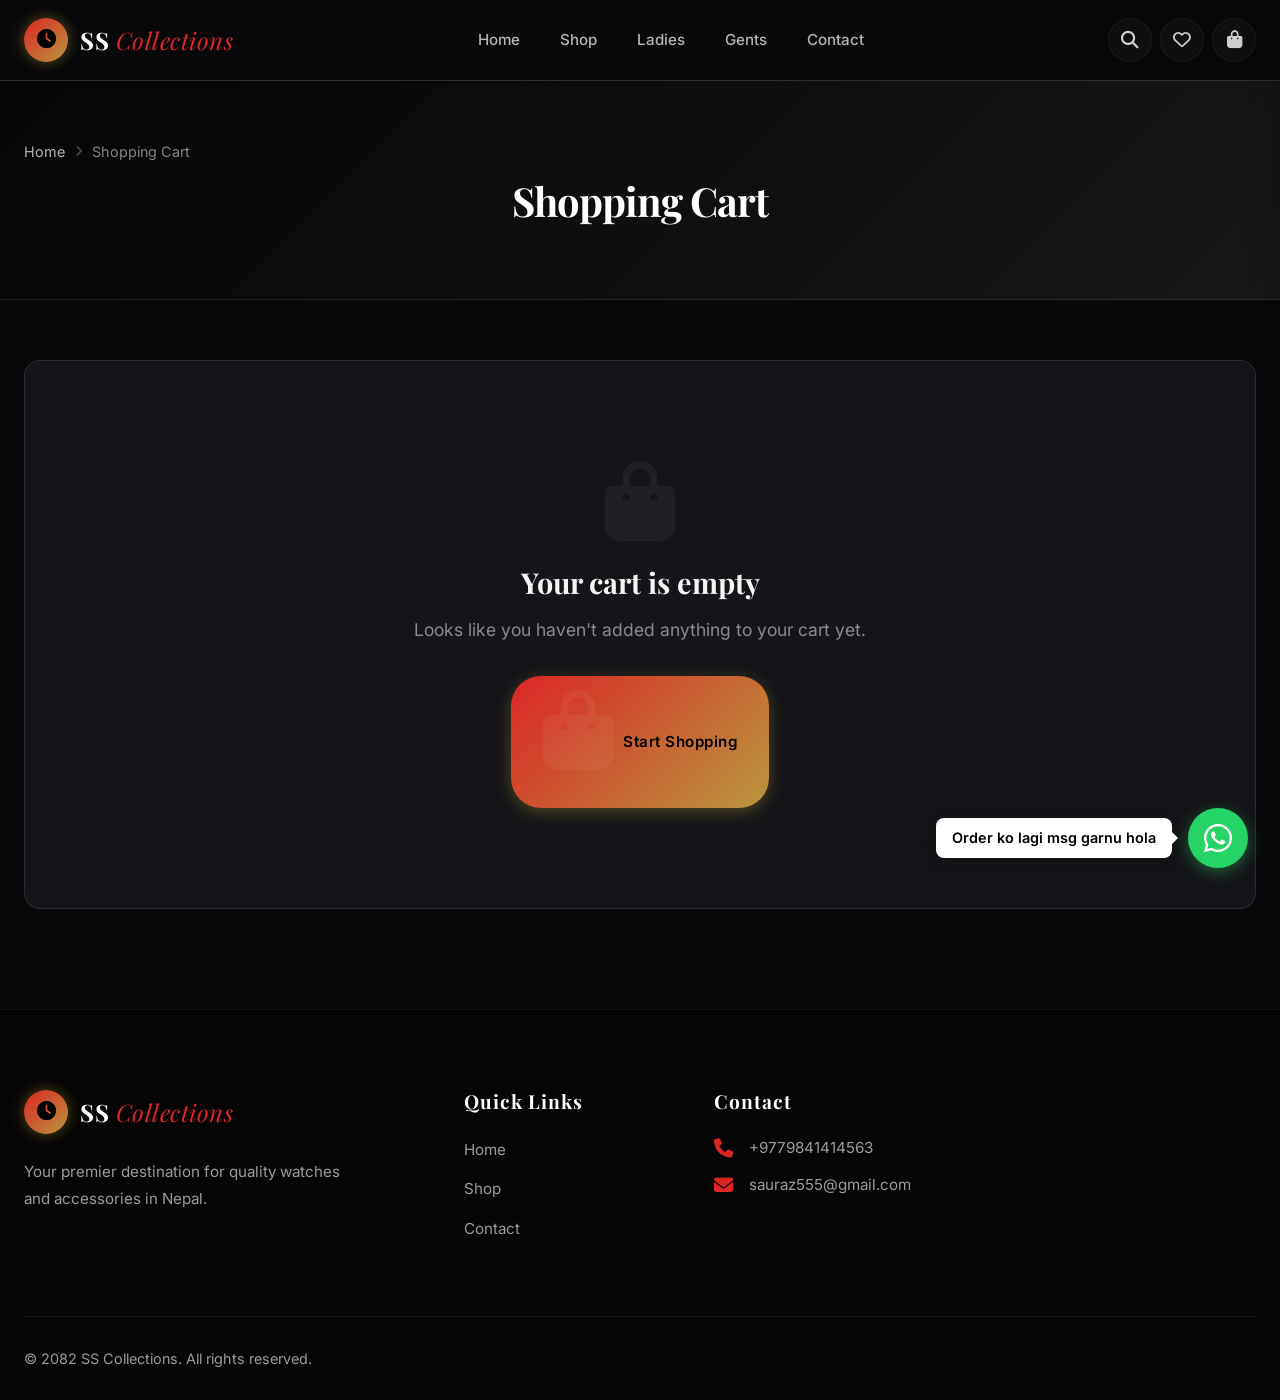
<file: website/cart.html>
﻿<!DOCTYPE html>
<html lang="en-NP">
<head>
  <meta charset="UTF-8">
  <meta name="viewport" content="width=device-width, initial-scale=1.0">
  <title>Cart – SS Collections</title>

  <meta property="og:type" content="website">
  <meta property="og:locale" content="en_NP">
  <meta property="og:site_name" content="SS Collections Nepal">

  <link rel="preconnect" href="https://fonts.googleapis.com">
  <link rel="preconnect" href="https://fonts.gstatic.com" crossorigin>
  <link href="https://fonts.googleapis.com/css2?family=Playfair+Display:wght@400;700&family=Inter:wght@300;400;500;600;700&display=swap" rel="stylesheet">
  <link rel="stylesheet" href="https://cdnjs.cloudflare.com/ajax/libs/font-awesome/6.4.0/css/all.min.css">
  <link rel="stylesheet" href="css/style.css">
</head>
<body>

<header class="site-header">
  <div class="container">
    <div class="header-top">
      <a href="index.html" class="logo">
        <div class="logo-icon"><i class="fas fa-clock"></i></div>
        <span class="logo-text">SS <span>Collections</span></span>
      </a>
      <nav class="nav-menu" id="navMenu">
        <a href="index.html">Home</a>
        <a href="shop.html">Shop</a>
        <a href="shop.html?category=ladies">Ladies</a>
        <a href="shop.html?category=gents">Gents</a>
        <a href="contact.html">Contact</a>
      </nav>
      <div class="header-actions">
        <button class="header-btn search-toggle"><i class="fas fa-search"></i></button>
        <a href="shop.html" class="header-btn" style="position:relative">
          <i class="far fa-heart"></i>
          <span class="wishlist-badge" style="display:none">0</span>
        </a>
        <button class="header-btn" onclick="openCart()" style="position:relative">
          <i class="fas fa-shopping-bag"></i>
          <span class="cart-badge" style="display:none">0</span>
        </button>
        <button class="hamburger" onclick="document.getElementById('navMenu').classList.toggle('open'); this.classList.toggle('active')">
          <span></span><span></span><span></span>
        </button>
      </div>
    </div>
  </div>
  <div class="search-bar" id="searchBar">
    <div class="search-bar-inner">
      <i class="fas fa-search" style="color:var(--muted)"></i>
      <input type="text" placeholder="Search watches, brands...">
      <button><i class="fas fa-arrow-right"></i></button>
    </div>
  </div>
</header>

<div class="page-hero">
  <div class="container">
    <nav class="breadcrumb">
      <a href="index.html">Home</a>
      <i class="fas fa-chevron-right"></i>
      <span>Shopping Cart</span>
    </nav>
    <h1>Shopping Cart</h1>
  </div>
</div>

<div class="cart-page">
  <div class="container">
    <div class="cart-page-layout" id="cartPageLayout">
      <!-- Rendered by JS -->
    </div>
  </div>
</div>

<!-- FOOTER -->
<footer class="site-footer">
  <div class="container">
    <div class="footer-grid">
      <div class="footer-brand">
        <a href="index.html" class="logo">
          <div class="logo-icon"><i class="fas fa-clock"></i></div>
          <span class="logo-text" style="color:#fff">SS <span>Collections</span></span>
        </a>
        <p>Your premier destination for quality watches and accessories in Nepal.</p>
      </div>
      <div class="footer-col">
        <h4>Quick Links</h4>
        <ul>
          <li><a href="index.html">Home</a></li>
          <li><a href="shop.html">Shop</a></li>
          <li><a href="contact.html">Contact</a></li>
        </ul>
      </div>
      <div class="footer-col">
        <h4>Contact</h4>
        <ul class="footer-contact">
          <li><i class="fas fa-phone"></i><span>+9779841414563</span></li>
          <li><i class="fas fa-envelope"></i><span>sauraz555@gmail.com</span></li>
        </ul>
      </div>
    </div>
    <div class="footer-bottom">
      <p>© 2082 SS Collections. All rights reserved.</p>
    </div>
  </div>
</footer>

<!-- CART DRAWER -->
<div class="cart-drawer" id="cartDrawer">
  <div class="cart-drawer-header">
    <h3>Shopping Cart</h3>
    <button class="close-cart" onclick="closeCart()"><i class="fas fa-times"></i></button>
  </div>
  <div class="cart-drawer-body" id="cartDrawerBody"></div>
  <div class="cart-drawer-footer" id="cartDrawerFooter" style="display:none">
    <div class="cart-total-row">
      <span>Subtotal</span>
      <span class="amount" id="cartDrawerTotal">NPR 0</span>
    </div>
    <a href="cart.html" class="btn btn-outline btn-full">View Cart</a>
    <a href="checkout.html" class="btn btn-primary btn-full" style="margin-top:8px">Checkout</a>
  </div>
</div>
<div class="cart-overlay" id="cartOverlay" onclick="closeCart()"></div>

<div class="modal" id="productModal">
  <div class="modal-overlay"></div>
  <div class="modal-content">
    <button class="modal-close" onclick="closeModal()"><i class="fas fa-times"></i></button>
    <div class="modal-body"></div>
  </div>
</div>

<button id="backToTop"><i class="fas fa-arrow-up"></i></button>

<script src="js/products.js"></script>
<script src="js/app.js"></script>
<script>
  function renderCartPage() {
    const layout = document.getElementById('cartPageLayout');
    if (!layout) return;

    if (cart.items.length === 0) {
      layout.innerHTML = `
        <div class="cart-empty-page" style="grid-column:1/-1">
          <i class="fas fa-shopping-bag"></i>
          <h3>Your cart is empty</h3>
          <p>Looks like you haven't added anything to your cart yet.</p>
          <a href="shop.html" class="btn btn-primary btn-icon"><i class="fas fa-shopping-bag"></i> Start Shopping</a>
        </div>`;
      return;
    }

    const rows = cart.items.map(item => {
      const p = PRODUCTS.find(x => x.id === item.id);
      return `
        <tr>
          <td>
            <div class="cart-table-product">
              <img src="${IMG_BASE}${item.image}" alt="${item.name}" onerror="this.style.display='none'">
              <div>
                <p class="cart-table-product-name">${item.name}</p>
                <p class="cart-table-product-brand">${p ? p.brand : ''}</p>
              </div>
            </div>
          </td>
          <td class="cart-table-price">NPR ${item.price.toLocaleString('en-IN')}</td>
          <td>
            <div class="qty-control">
              <button onclick="cart.setQty(${item.id}, ${item.qty - 1}); renderCartPage()"><i class="fas fa-minus"></i></button>
              <span>${item.qty}</span>
              <button onclick="cart.setQty(${item.id}, ${item.qty + 1}); renderCartPage()"><i class="fas fa-plus"></i></button>
            </div>
          </td>
          <td class="cart-table-total">NPR ${(item.price * item.qty).toLocaleString('en-IN')}</td>
          <td class="cart-table-remove">
            <button onclick="cart.remove(${item.id}); renderCartPage()" title="Remove"><i class="fas fa-trash-alt"></i></button>
          </td>
        </tr>`;
    }).join('');

    const shipping = cart.total() >= 2000 ? 0 : 150;
    const grandTotal = cart.total() + shipping;

    layout.innerHTML = `
      <div>
        <div class="cart-table-wrap">
          <table class="cart-table">
            <thead>
              <tr>
                <th>Product</th>
                <th>Price</th>
                <th>Quantity</th>
                <th>Total</th>
                <th></th>
              </tr>
            </thead>
            <tbody>${rows}</tbody>
          </table>
          <div class="cart-actions">
            <a href="shop.html" class="btn btn-outline btn-icon"><i class="fas fa-arrow-left"></i> Continue Shopping</a>
            <button class="btn btn-outline" onclick="if(confirm('Clear cart?')){ cart.clear(); renderCartPage(); }">
              <i class="fas fa-trash"></i> Clear Cart
            </button>
          </div>
        </div>
      </div>

      <div>
        <div class="order-summary">
          <h3>Order Summary</h3>
          <div class="summary-row">
            <span>Subtotal (${cart.count()} items)</span>
            <span>NPR ${cart.total().toLocaleString('en-IN')}</span>
          </div>
          <div class="summary-row">
            <span>Shipping</span>
            <span>${shipping === 0 ? '<span style="color:#2ecc71">Free</span>' : 'NPR ' + shipping.toLocaleString('en-IN')}</span>
          </div>
          ${shipping > 0 ? `<p style="font-size:0.78rem; color:var(--muted); margin:-4px 0 12px">Free shipping on orders above NPR 2,000</p>` : ''}
          <div class="coupon-form">
            <input type="text" placeholder="Coupon code">
            <button onclick="showToast('Invalid or expired coupon code.', 'error')">Apply</button>
          </div>
          <div class="summary-row total">
            <span>Total</span>
            <span class="amount">NPR ${grandTotal.toLocaleString('en-IN')}</span>
          </div>
          <p class="summary-note"><i class="fas fa-lock" style="color:var(--gold)"></i> Secure checkout — Cash on Delivery available</p>
          <a href="checkout.html" class="btn btn-primary btn-full btn-icon" style="margin-top:16px">
            <i class="fas fa-credit-card"></i> Proceed to Checkout
          </a>
        </div>

        <div style="background:#fff; border:1px solid var(--border); border-radius:var(--radius); padding:20px; margin-top:16px">
          <p style="font-size:0.82rem; font-weight:600; margin-bottom:12px; color:var(--primary)">We Accept</p>
          <div style="display:flex; gap:10px; flex-wrap:wrap; align-items:center">
            <span style="background:var(--bg2); padding:6px 14px; border-radius:6px; font-size:0.78rem; font-weight:600"><i class="fas fa-money-bill-wave" style="color:#2ecc71"></i> Cash on Delivery</span>
            <span style="background:var(--bg2); padding:6px 14px; border-radius:6px; font-size:0.78rem; font-weight:600"><i class="fas fa-mobile-alt" style="color:var(--gold)"></i> eSewa / Khalti</span>
          </div>
        </div>
      </div>`;
  }

  document.addEventListener('DOMContentLoaded', renderCartPage);
</script>

<!-- WHATSAPP CTA -->

<div class="whatsapp-wrapper">
  <div class="wa-tooltip">Order ko lagi msg garnu hola</div>
  <a href="https://wa.me/9779841414563" class="whatsapp-float" target="_blank" rel="noopener noreferrer">
    <i class="fab fa-whatsapp"></i>
  </a>
</div>

<!-- MOBILE BOTTOM NAV -->
<nav class="mobile-bottom-nav">
  <a href="index.html" class="nav-item">
    <i class="fas fa-home"></i>
    <span>Home</span>
  </a>
  <a href="shop.html" class="nav-item">
    <i class="fas fa-store"></i>
    <span>Shop</span>
  </a>
  <a href="javascript:void(0)" class="nav-item" onclick="openCart()">
    <i class="fas fa-shopping-bag"></i>
    <span>Cart</span>
    <span class="cart-badge-nav" style="display:none; position:absolute; top:-4px; right:10px; background:var(--primary); color:#fff; font-size:0.6rem; font-weight:bold; padding:2px 6px; border-radius:10px;">0</span>
  </a>
  <a href="https://wa.me/9779841414563" class="nav-item" target="_blank" rel="noopener noreferrer">
    <i class="fab fa-whatsapp"></i>
    <span>Chat</span>
  </a>
</nav>

</body>
</html>
</file>
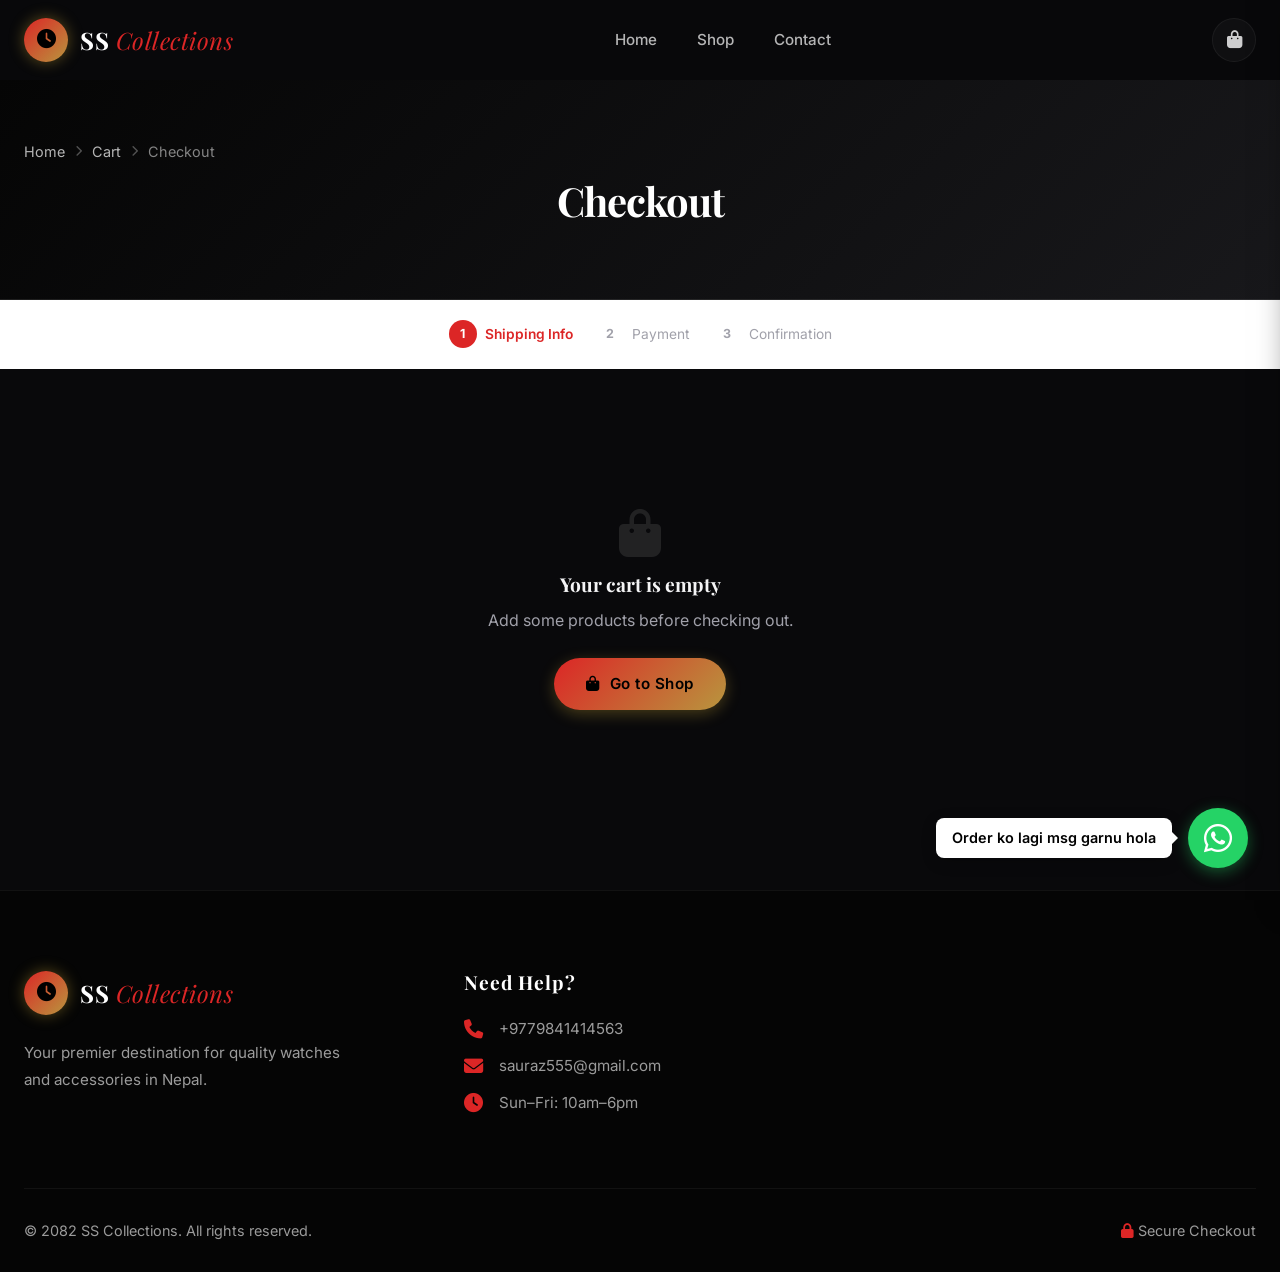
<file: website/checkout.html>
﻿<!DOCTYPE html>
<html lang="en-NP">
<head>
  <meta charset="UTF-8">
  <meta name="viewport" content="width=device-width, initial-scale=1.0">
  <title>Checkout – SS Collections</title>

  <meta property="og:type" content="website">
  <meta property="og:locale" content="en_NP">
  <meta property="og:site_name" content="SS Collections Nepal">

  <link rel="preconnect" href="https://fonts.googleapis.com">
  <link rel="preconnect" href="https://fonts.gstatic.com" crossorigin>
  <link href="https://fonts.googleapis.com/css2?family=Playfair+Display:wght@400;700&family=Inter:wght@300;400;500;600;700&display=swap" rel="stylesheet">
  <link rel="stylesheet" href="https://cdnjs.cloudflare.com/ajax/libs/font-awesome/6.4.0/css/all.min.css">
  <link rel="stylesheet" href="css/style.css">
</head>
<body>

<header class="site-header">
  <div class="container">
    <div class="header-top">
      <a href="index.html" class="logo">
        <div class="logo-icon"><i class="fas fa-clock"></i></div>
        <span class="logo-text">SS <span>Collections</span></span>
      </a>
      <nav class="nav-menu" id="navMenu">
        <a href="index.html">Home</a>
        <a href="shop.html">Shop</a>
        <a href="contact.html">Contact</a>
      </nav>
      <div class="header-actions">
        <button class="header-btn" onclick="openCart()" style="position:relative">
          <i class="fas fa-shopping-bag"></i>
          <span class="cart-badge" style="display:none">0</span>
        </button>
        <button class="hamburger" onclick="document.getElementById('navMenu').classList.toggle('open'); this.classList.toggle('active')">
          <span></span><span></span><span></span>
        </button>
      </div>
    </div>
  </div>
</header>

<div class="page-hero">
  <div class="container">
    <nav class="breadcrumb">
      <a href="index.html">Home</a>
      <i class="fas fa-chevron-right"></i>
      <a href="cart.html">Cart</a>
      <i class="fas fa-chevron-right"></i>
      <span>Checkout</span>
    </nav>
    <h1>Checkout</h1>
  </div>
</div>

<!-- Steps -->
<div style="background:#fff; border-bottom:1px solid var(--border); padding:20px 0;">
  <div class="container">
    <div style="display:flex; align-items:center; justify-content:center; gap:8px; flex-wrap:wrap;">
      <div style="display:flex; align-items:center; gap:8px;">
        <span style="width:28px; height:28px; border-radius:50%; background:var(--gold); color:#fff; display:flex; align-items:center; justify-content:center; font-size:0.78rem; font-weight:700;">1</span>
        <span style="font-size:0.86rem; font-weight:600; color:var(--gold);">Shipping Info</span>
      </div>
      <i class="fas fa-chevron-right" style="color:var(--border); font-size:0.7rem;"></i>
      <div style="display:flex; align-items:center; gap:8px;">
        <span style="width:28px; height:28px; border-radius:50%; background:var(--border); color:var(--muted); display:flex; align-items:center; justify-content:center; font-size:0.78rem; font-weight:700;">2</span>
        <span style="font-size:0.86rem; color:var(--muted);">Payment</span>
      </div>
      <i class="fas fa-chevron-right" style="color:var(--border); font-size:0.7rem;"></i>
      <div style="display:flex; align-items:center; gap:8px;">
        <span style="width:28px; height:28px; border-radius:50%; background:var(--border); color:var(--muted); display:flex; align-items:center; justify-content:center; font-size:0.78rem; font-weight:700;">3</span>
        <span style="font-size:0.86rem; color:var(--muted);">Confirmation</span>
      </div>
    </div>
  </div>
</div>

<div class="checkout-page" id="checkoutPage">
  <div class="container">
    <div class="checkout-layout" id="checkoutLayout">
      <!-- Rendered by JS -->
    </div>
  </div>
</div>

<!-- Footer -->
<footer class="site-footer">
  <div class="container">
    <div class="footer-grid">
      <div class="footer-brand">
        <a href="index.html" class="logo">
          <div class="logo-icon"><i class="fas fa-clock"></i></div>
          <span class="logo-text" style="color:#fff">SS <span>Collections</span></span>
        </a>
        <p>Your premier destination for quality watches and accessories in Nepal.</p>
      </div>
      <div class="footer-col">
        <h4>Need Help?</h4>
        <ul class="footer-contact">
          <li><i class="fas fa-phone"></i><span>+9779841414563</span></li>
          <li><i class="fas fa-envelope"></i><span>sauraz555@gmail.com</span></li>
          <li><i class="fas fa-clock"></i><span>Sun–Fri: 10am–6pm</span></li>
        </ul>
      </div>
    </div>
    <div class="footer-bottom">
      <p>© 2082 SS Collections. All rights reserved.</p>
      <p><i class="fas fa-lock" style="color:var(--gold)"></i> Secure Checkout</p>
    </div>
  </div>
</footer>

<!-- CART DRAWER -->
<div class="cart-drawer" id="cartDrawer">
  <div class="cart-drawer-header">
    <h3>Shopping Cart</h3>
    <button class="close-cart" onclick="closeCart()"><i class="fas fa-times"></i></button>
  </div>
  <div class="cart-drawer-body" id="cartDrawerBody"></div>
  <div class="cart-drawer-footer" id="cartDrawerFooter" style="display:none">
    <div class="cart-total-row">
      <span>Subtotal</span>
      <span class="amount" id="cartDrawerTotal">NPR 0</span>
    </div>
    <a href="cart.html" class="btn btn-outline btn-full">View Cart</a>
    <a href="checkout.html" class="btn btn-primary btn-full" style="margin-top:8px">Checkout</a>
  </div>
</div>
<div class="cart-overlay" id="cartOverlay" onclick="closeCart()"></div>

<div class="modal" id="productModal">
  <div class="modal-overlay"></div>
  <div class="modal-content">
    <button class="modal-close" onclick="closeModal()"><i class="fas fa-times"></i></button>
    <div class="modal-body"></div>
  </div>
</div>

<button id="backToTop"><i class="fas fa-arrow-up"></i></button>

<script src="js/products.js"></script>
<script src="js/app.js"></script>
<script>
  function renderCheckout() {
    const layout = document.getElementById('checkoutLayout');
    if (!layout) return;

    if (cart.items.length === 0) {
      layout.innerHTML = `
        <div style="grid-column:1/-1; text-align:center; padding:80px 24px;">
          <i class="fas fa-shopping-bag" style="font-size:3rem; color:var(--border); margin-bottom:16px; display:block;"></i>
          <h3 style="margin-bottom:12px;">Your cart is empty</h3>
          <p style="color:var(--muted); margin-bottom:24px;">Add some products before checking out.</p>
          <a href="shop.html" class="btn btn-primary btn-icon"><i class="fas fa-shopping-bag"></i> Go to Shop</a>
        </div>`;
      return;
    }

    const shipping = cart.total() >= 2000 ? 0 : 150;
    const grandTotal = cart.total() + shipping;

    const orderItems = cart.items.map(item => `
      <div class="checkout-item">
        <img src="${IMG_BASE}${item.image}" alt="${item.name}" onerror="this.style.display='none'">
        <div class="checkout-item-info">
          <p class="name">${item.name}</p>
          <p class="price">NPR ${(item.price * item.qty).toLocaleString('en-IN')}</p>
          <p class="qty">Qty: ${item.qty}</p>
        </div>
      </div>`).join('');

    layout.innerHTML = `
      <!-- Form -->
      <div>
        <form id="checkoutForm" onsubmit="placeOrder(event)">
          <!-- Contact -->
          <div class="checkout-form-section" style="margin-bottom:20px">
            <h3><i class="fas fa-user" style="color:var(--gold); margin-right:8px"></i>Contact Information</h3>
            <div class="form-row">
              <div class="form-group">
                <label>First Name *</label>
                <input type="text" name="firstName" placeholder="Ram" required>
              </div>
              <div class="form-group">
                <label>Last Name *</label>
                <input type="text" name="lastName" placeholder="Sharma" required>
              </div>
            </div>
            <div class="form-row">
              <div class="form-group">
                <label>Phone Number *</label>
                <input type="tel" name="phone" placeholder="+9779841414563" required>
              </div>
              <div class="form-group">
                <label>Email Address</label>
                <input type="email" name="email" placeholder="sauraz555@gmail.com">
              </div>
            </div>
          </div>

          <!-- Shipping -->
          <div class="checkout-form-section" style="margin-bottom:20px">
            <h3><i class="fas fa-truck" style="color:var(--gold); margin-right:8px"></i>Shipping Address</h3>
            <div class="form-group">
              <label>Street Address / Tole *</label>
              <input type="text" name="address" placeholder="Tole/Street/Ward No." required>
            </div>
            <div class="form-row">
              <div class="form-group">
                <label>City *</label>
                <input type="text" name="city" placeholder="Kathmandu" required>
              </div>
              <div class="form-group">
                <label>District *</label>
                <select name="district" required>
                  <option value="">Select District</option>
                  <option>Kathmandu</option>
                  <option>Lalitpur</option>
                  <option>Bhaktapur</option>
                  <option>Pokhara</option>
                  <option>Chitwan</option>
                  <option>Butwal</option>
                  <option>Biratnagar</option>
                  <option>Birgunj</option>
                  <option>Dharan</option>
                  <option>Hetauda</option>
                  <option>Other</option>
                </select>
              </div>
            </div>
            <div class="form-group">
              <label>Order Notes (Optional)</label>
              <textarea name="notes" placeholder="Any special instructions or notes about your order..."></textarea>
            </div>
          </div>

          <!-- Payment -->
          <div class="checkout-form-section">
            <h3><i class="fas fa-credit-card" style="color:var(--gold); margin-right:8px"></i>Payment Method</h3>
            <label class="payment-option">
              <input type="radio" name="payment" value="cod" checked>
              <i class="fas fa-money-bill-wave"></i>
              <div class="payment-option-info">
                <strong>Cash on Delivery</strong>
                <span>Pay when your order arrives at your doorstep</span>
              </div>
            </label>
            <label class="payment-option">
              <input type="radio" name="payment" value="esewa">
              <i class="fas fa-mobile-alt"></i>
              <div class="payment-option-info">
                <strong>eSewa</strong>
                <span>Pay online via eSewa digital wallet</span>
              </div>
            </label>
            <label class="payment-option">
              <input type="radio" name="payment" value="khalti">
              <i class="fas fa-wallet"></i>
              <div class="payment-option-info">
                <strong>Khalti</strong>
                <span>Pay online via Khalti digital wallet</span>
              </div>
            </label>

            <div style="background:var(--gold-pale); border:1px solid var(--gold-light); border-radius:var(--radius-sm); padding:14px; margin-top:16px; display:flex; gap:10px; align-items:flex-start;">
              <i class="fas fa-shield-alt" style="color:var(--gold); flex-shrink:0; margin-top:2px;"></i>
              <p style="font-size:0.82rem; color:var(--muted); line-height:1.6;">Your personal information is secure. We never store payment details and your order information is kept private.</p>
            </div>

            <button type="submit" class="place-order-btn" style="margin-top:20px">
              <i class="fas fa-check-circle"></i> Place Order — NPR ${grandTotal.toLocaleString('en-IN')}
            </button>
          </div>
        </form>
      </div>

      <!-- Order Summary -->
      <div>
        <div class="checkout-order-summary">
          <h3>Order Summary</h3>
          <div style="border-bottom:1px solid var(--border); padding-bottom:16px; margin-bottom:16px;">
            ${orderItems}
          </div>
          <div class="summary-row">
            <span>Subtotal</span>
            <span>NPR ${cart.total().toLocaleString('en-IN')}</span>
          </div>
          <div class="summary-row">
            <span>Shipping</span>
            <span>${shipping === 0 ? '<span style="color:#2ecc71">Free</span>' : 'NPR ' + shipping}</span>
          </div>
          <div class="summary-row total">
            <span>Total</span>
            <span class="amount">NPR ${grandTotal.toLocaleString('en-IN')}</span>
          </div>
          <div style="margin-top:16px; padding:12px; background:var(--bg2); border-radius:var(--radius-sm); font-size:0.8rem; color:var(--muted); display:flex; gap:8px; align-items:center;">
            <i class="fas fa-info-circle" style="color:var(--gold);"></i>
            <span>${shipping > 0 ? 'Add NPR ' + (2000 - cart.total()) + ' more for free shipping' : 'You qualify for free shipping!'}</span>
          </div>
        </div>
      </div>`;
  }

  function placeOrder(e) {
    e.preventDefault();
    const form = e.target;
    const data = new FormData(form);

    // Simple validation
    if (!data.get('firstName') || !data.get('phone') || !data.get('address') || !data.get('city')) {
      showToast('Please fill in all required fields.', 'error');
      return;
    }

    // Show success
    const layout = document.getElementById('checkoutLayout');
    const orderNum = 'SS' + Date.now().toString().slice(-6);
    cart.clear();

    layout.innerHTML = `
      <div style="grid-column:1/-1;">
        <div class="order-success">
          <div class="order-success-icon"><i class="fas fa-check"></i></div>
          <h2 style="margin-bottom:8px;">Order Placed Successfully!</h2>
          <p style="color:var(--muted); margin-bottom:4px;">Thank you for your order, <strong>${data.get('firstName')} ${data.get('lastName')}</strong></p>
          <p style="color:var(--gold); font-weight:700; font-size:1.1rem; margin-bottom:24px;">Order #${orderNum}</p>
          <div style="background:var(--bg2); border-radius:var(--radius); padding:24px; max-width:480px; margin:0 auto 32px; text-align:left;">
            <p style="font-weight:700; margin-bottom:16px; font-family:'Playfair Display',serif;">Order Details</p>
            <div style="display:grid; grid-template-columns:1fr 1fr; gap:12px; font-size:0.86rem;">
              <div><p style="color:var(--muted); font-size:0.75rem; text-transform:uppercase; letter-spacing:0.5px;">Delivery Address</p><p style="font-weight:600; margin-top:4px;">${data.get('address')}, ${data.get('city')}, ${data.get('district')}</p></div>
              <div><p style="color:var(--muted); font-size:0.75rem; text-transform:uppercase; letter-spacing:0.5px;">Contact</p><p style="font-weight:600; margin-top:4px;">${data.get('phone')}</p></div>
              <div><p style="color:var(--muted); font-size:0.75rem; text-transform:uppercase; letter-spacing:0.5px;">Payment</p><p style="font-weight:600; margin-top:4px; text-transform:capitalize;">${data.get('payment') === 'cod' ? 'Cash on Delivery' : data.get('payment')}</p></div>
              <div><p style="color:var(--muted); font-size:0.75rem; text-transform:uppercase; letter-spacing:0.5px;">Estimated Delivery</p><p style="font-weight:600; margin-top:4px;">2–5 Business Days</p></div>
            </div>
          </div>
          <p style="color:var(--muted); font-size:0.86rem; margin-bottom:28px;">We will contact you on <strong>${data.get('phone')}</strong> to confirm your order. Thank you for shopping with SS Collections!</p>
          <div style="display:flex; gap:12px; justify-content:center; flex-wrap:wrap;">
            <a href="shop.html" class="btn btn-primary btn-icon"><i class="fas fa-shopping-bag"></i> Continue Shopping</a>
            <a href="index.html" class="btn btn-outline">Back to Home</a>
          </div>
        </div>
      </div>`;

    window.scrollTo({ top: 0, behavior: 'smooth' });
  }

  document.addEventListener('DOMContentLoaded', renderCheckout);
</script>

<!-- WHATSAPP CTA -->

<div class="whatsapp-wrapper">
  <div class="wa-tooltip">Order ko lagi msg garnu hola</div>
  <a href="https://wa.me/9779841414563" class="whatsapp-float" target="_blank" rel="noopener noreferrer">
    <i class="fab fa-whatsapp"></i>
  </a>
</div>

<!-- MOBILE BOTTOM NAV -->
<nav class="mobile-bottom-nav">
  <a href="index.html" class="nav-item">
    <i class="fas fa-home"></i>
    <span>Home</span>
  </a>
  <a href="shop.html" class="nav-item">
    <i class="fas fa-store"></i>
    <span>Shop</span>
  </a>
  <a href="javascript:void(0)" class="nav-item" onclick="openCart()">
    <i class="fas fa-shopping-bag"></i>
    <span>Cart</span>
    <span class="cart-badge-nav" style="display:none; position:absolute; top:-4px; right:10px; background:var(--primary); color:#fff; font-size:0.6rem; font-weight:bold; padding:2px 6px; border-radius:10px;">0</span>
  </a>
  <a href="https://wa.me/9779841414563" class="nav-item" target="_blank" rel="noopener noreferrer">
    <i class="fab fa-whatsapp"></i>
    <span>Chat</span>
  </a>
</nav>

</body>
</html>
</file>
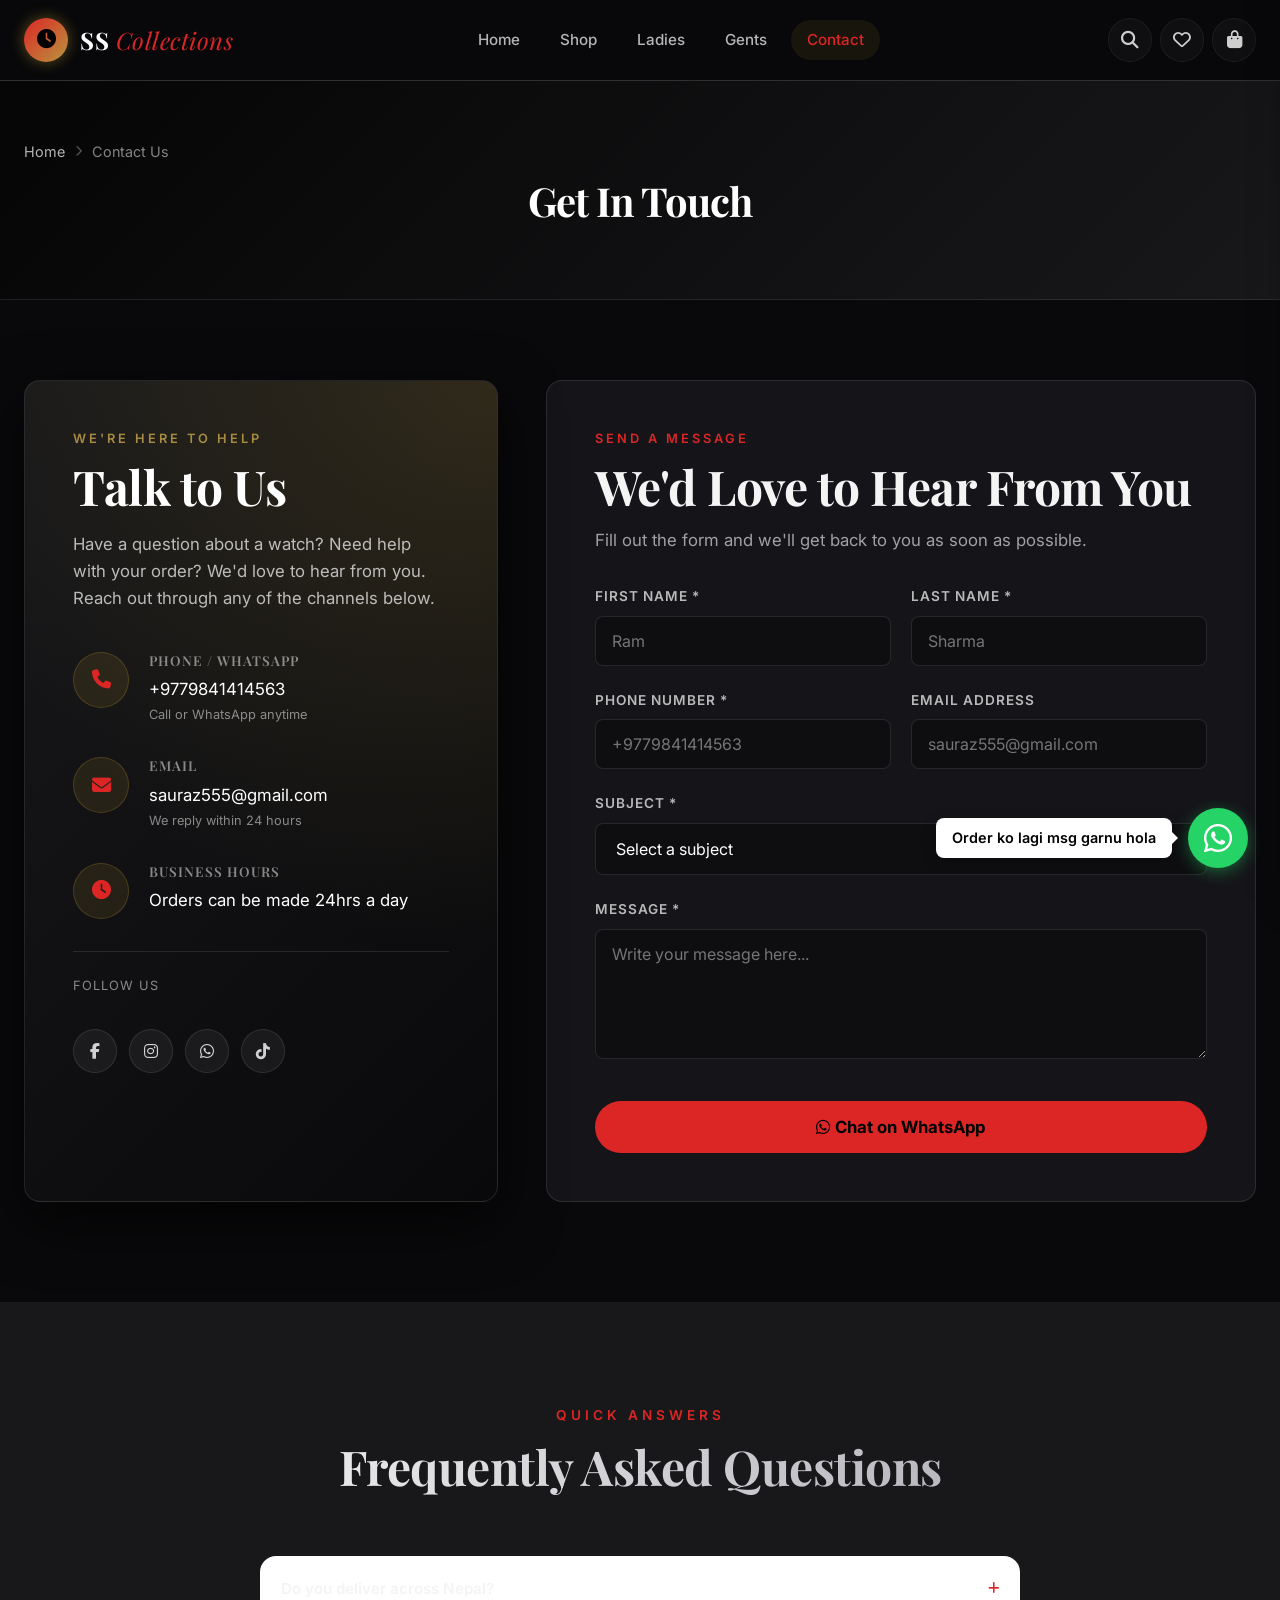
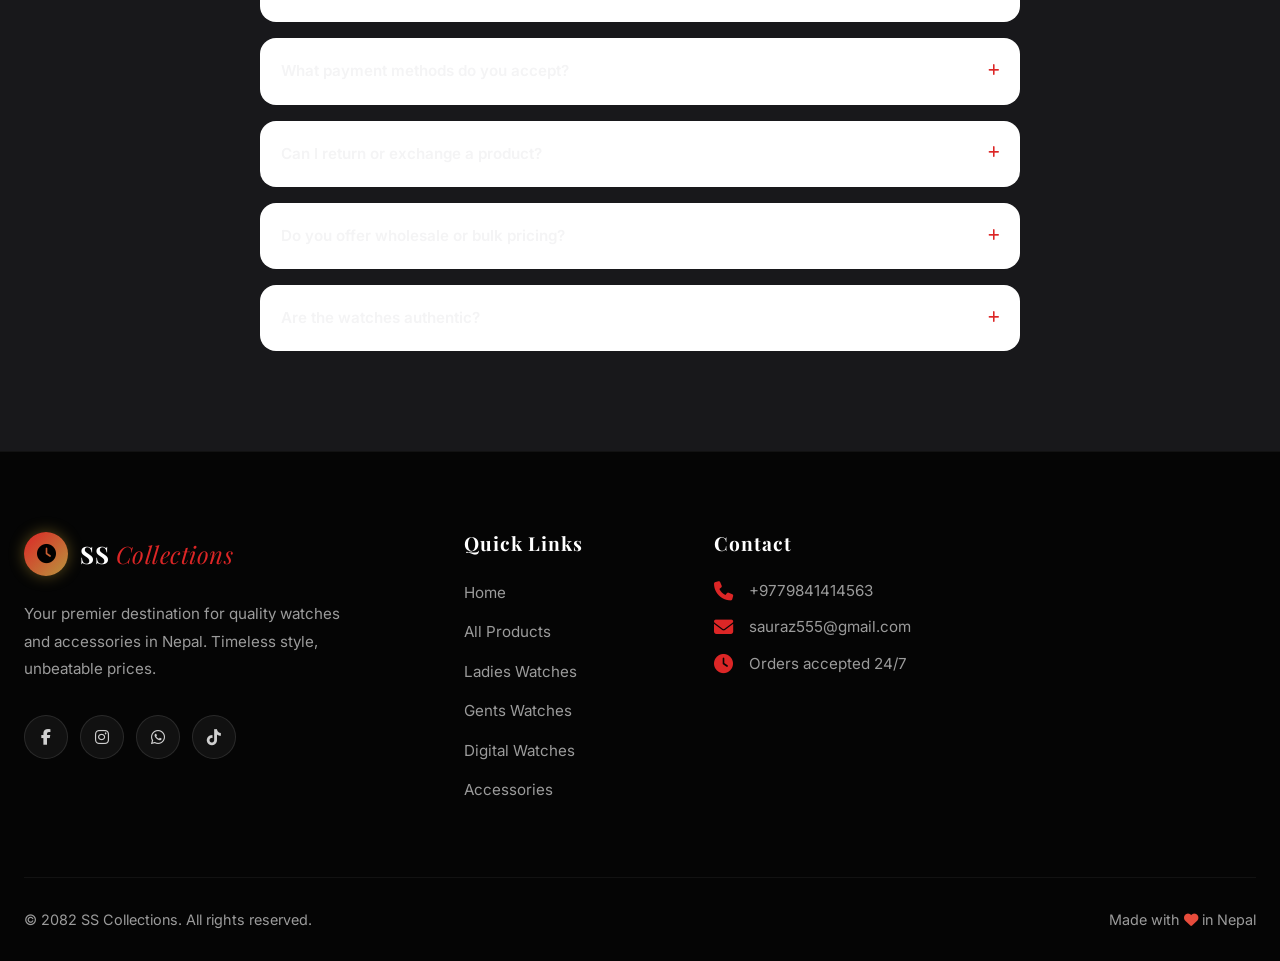
<file: website/contact.html>
﻿<!DOCTYPE html>
<html lang="en-NP">
<head>
  <meta charset="UTF-8">
  <meta name="viewport" content="width=device-width, initial-scale=1.0">
  <title>Contact SS Collections | Watch Wholesale Nepal</title>

  <meta property="og:type" content="website">
  <meta property="og:locale" content="en_NP">
  <meta property="og:site_name" content="SS Collections Nepal">

  <link rel="preconnect" href="https://fonts.googleapis.com">
  <link rel="preconnect" href="https://fonts.gstatic.com" crossorigin>
  <link href="https://fonts.googleapis.com/css2?family=Playfair+Display:wght@400;700&family=Inter:wght@300;400;500;600;700&display=swap" rel="stylesheet">
  <link rel="stylesheet" href="https://cdnjs.cloudflare.com/ajax/libs/font-awesome/6.4.0/css/all.min.css">
  <link rel="stylesheet" href="css/style.css">
</head>
<body>

<header class="site-header">
  <div class="container">
    <div class="header-top">
      <a href="index.html" class="logo">
        <div class="logo-icon"><i class="fas fa-clock"></i></div>
        <span class="logo-text">SS <span>Collections</span></span>
      </a>
      <nav class="nav-menu" id="navMenu">
        <a href="index.html">Home</a>
        <a href="shop.html">Shop</a>
        <a href="shop.html?category=ladies">Ladies</a>
        <a href="shop.html?category=gents">Gents</a>
        <a href="contact.html" class="active">Contact</a>
      </nav>
      <div class="header-actions">
        <button class="header-btn search-toggle"><i class="fas fa-search"></i></button>
        <a href="shop.html" class="header-btn" style="position:relative">
          <i class="far fa-heart"></i>
          <span class="wishlist-badge" style="display:none">0</span>
        </a>
        <button class="header-btn" onclick="openCart()" style="position:relative">
          <i class="fas fa-shopping-bag"></i>
          <span class="cart-badge" style="display:none">0</span>
        </button>
        <button class="hamburger" onclick="document.getElementById('navMenu').classList.toggle('open'); this.classList.toggle('active')">
          <span></span><span></span><span></span>
        </button>
      </div>
    </div>
  </div>
  <div class="search-bar" id="searchBar">
    <div class="search-bar-inner">
      <i class="fas fa-search" style="color:var(--muted)"></i>
      <input type="text" placeholder="Search watches, brands...">
      <button><i class="fas fa-arrow-right"></i></button>
    </div>
  </div>
</header>

<div class="page-hero">
  <div class="container">
    <nav class="breadcrumb">
      <a href="index.html">Home</a>
      <i class="fas fa-chevron-right"></i>
      <span>Contact Us</span>
    </nav>
    <h1>Get In Touch</h1>
  </div>
</div>

<div class="container">
  <div class="contact-layout">

    <!-- Info Card -->
    <div class="contact-info-card">
      <p class="subtitle" style="color:rgba(201,168,76,0.8); font-size:0.8rem; font-weight:600; letter-spacing:3px; text-transform:uppercase; margin-bottom:8px;">We're Here to Help</p>
      <h2>Talk to Us</h2>
      <p>Have a question about a watch? Need help with your order? We'd love to hear from you. Reach out through any of the channels below.</p>

      

      <div class="contact-info-item">
        <div class="contact-info-icon"><i class="fas fa-phone"></i></div>
        <div>
          <h4>Phone / WhatsApp</h4>
          <p>+9779841414563</p>
          <p style="color:rgba(255,255,255,0.5); font-size:0.8rem; margin-top:2px;">Call or WhatsApp anytime</p>
        </div>
      </div>

      <div class="contact-info-item">
        <div class="contact-info-icon"><i class="fas fa-envelope"></i></div>
        <div>
          <h4>Email</h4>
          <p>sauraz555@gmail.com</p>
          <p style="color:rgba(255,255,255,0.5); font-size:0.8rem; margin-top:2px;">We reply within 24 hours</p>
        </div>
      </div>

      <div class="contact-info-item">
        <div class="contact-info-icon"><i class="fas fa-clock"></i></div>
        <div>
          <h4>Business Hours</h4>
          <p>Orders can be made 24hrs a day</p>
          
        </div>
      </div>

      <div style="margin-top:32px; padding-top:24px; border-top:1px solid rgba(255,255,255,0.1);">
        <p style="color:rgba(255,255,255,0.5); font-size:0.8rem; margin-bottom:12px; text-transform:uppercase; letter-spacing:1px;">Follow Us</p>
        <div class="footer-social">
          <a href="#" class="social-btn"><i class="fab fa-facebook-f"></i></a>
          <a href="#" class="social-btn"><i class="fab fa-instagram"></i></a>
          <a href="#" class="social-btn"><i class="fab fa-whatsapp"></i></a>
          <a href="#" class="social-btn"><i class="fab fa-tiktok"></i></a>
        </div>
      </div>
    </div>

    <!-- Contact Form -->
    <div class="contact-form-card">
      <p class="subtitle" style="color:var(--gold); font-size:0.8rem; font-weight:600; letter-spacing:3px; text-transform:uppercase; margin-bottom:8px;">Send a Message</p>
      <h2>We'd Love to Hear From You</h2>
      <p>Fill out the form and we'll get back to you as soon as possible.</p>

      <form id="contactForm" onsubmit="submitContact(event)" style="margin-top:28px">
        <div class="form-row">
          <div class="form-group">
            <label>First Name *</label>
            <input type="text" name="firstName" placeholder="Ram" required>
          </div>
          <div class="form-group">
            <label>Last Name *</label>
            <input type="text" name="lastName" placeholder="Sharma" required>
          </div>
        </div>
        <div class="form-row">
          <div class="form-group">
            <label>Phone Number *</label>
            <input type="tel" name="phone" placeholder="+9779841414563" required>
          </div>
          <div class="form-group">
            <label>Email Address</label>
            <input type="email" name="email" placeholder="sauraz555@gmail.com">
          </div>
        </div>
        <div class="form-group">
          <label>Subject *</label>
          <select name="subject" required>
            <option value="">Select a subject</option>
            <option>Product Enquiry</option>
            <option>Order Status</option>
            <option>Return / Exchange</option>
            <option>Wholesale / Bulk Order</option>
            <option>General Question</option>
            <option>Other</option>
          </select>
        </div>
        <div class="form-group">
          <label>Message *</label>
          <textarea name="message" placeholder="Write your message here..." rows="5" required></textarea>
        </div>
        <button type="submit" class="submit-btn">
          <i class="fab fa-whatsapp"></i> Chat on WhatsApp
        </button>
      </form>
    </div>
  </div>
</div>

<!-- FAQ Section -->
<section class="section" style="background:var(--bg2);">
  <div class="container">
    <div class="section-header">
      <p class="subtitle">Quick Answers</p>
      <h2>Frequently Asked Questions</h2>
    </div>
    <div style="max-width:760px; margin:0 auto; display:grid; gap:16px;">
      <details style="background:#fff; border:1px solid var(--border); border-radius:var(--radius); padding:20px; cursor:pointer;">
        <summary style="font-weight:600; font-size:0.95rem; list-style:none; display:flex; align-items:center; justify-content:space-between;">
          Do you deliver across Nepal? <i class="fas fa-plus" style="color:var(--gold); font-size:0.8rem; flex-shrink:0;"></i>
        </summary>
        <p style="margin-top:12px; color:var(--muted); font-size:0.88rem; line-height:1.7;">Yes! We deliver to all major cities and districts across Nepal. Delivery typically takes 2–5 business days depending on your location. Free shipping on orders over NPR 2,000.</p>
      </details>
      <details style="background:#fff; border:1px solid var(--border); border-radius:var(--radius); padding:20px; cursor:pointer;">
        <summary style="font-weight:600; font-size:0.95rem; list-style:none; display:flex; align-items:center; justify-content:space-between;">
          What payment methods do you accept? <i class="fas fa-plus" style="color:var(--gold); font-size:0.8rem; flex-shrink:0;"></i>
        </summary>
        <p style="margin-top:12px; color:var(--muted); font-size:0.88rem; line-height:1.7;">We accept Cash on Delivery (COD) for all orders We also accept eSewa and Khalti digital wallet payments. Bank transfers can be arranged for bulk orders</p>
      </details>
      <details style="background:#fff; border:1px solid var(--border); border-radius:var(--radius); padding:20px; cursor:pointer;">
        <summary style="font-weight:600; font-size:0.95rem; list-style:none; display:flex; align-items:center; justify-content:space-between;">
          Can I return or exchange a product? <i class="fas fa-plus" style="color:var(--gold); font-size:0.8rem; flex-shrink:0;"></i>
        </summary>
        <p style="margin-top:12px; color:var(--muted); font-size:0.88rem; line-height:1.7;">Yes. We accept returns within 7 days of delivery if the product is unused and in original condition. Please contact us with your order number and reason for return.</p>
      </details>
      <details style="background:#fff; border:1px solid var(--border); border-radius:var(--radius); padding:20px; cursor:pointer;">
        <summary style="font-weight:600; font-size:0.95rem; list-style:none; display:flex; align-items:center; justify-content:space-between;">
          Do you offer wholesale or bulk pricing? <i class="fas fa-plus" style="color:var(--gold); font-size:0.8rem; flex-shrink:0;"></i>
        </summary>
        <p style="margin-top:12px; color:var(--muted); font-size:0.88rem; line-height:1.7;">Yes! We offer special pricing for bulk and wholesale orders Please contact us directly via phone or WhatsApp to discuss pricing and availability.</p>
      </details>
      <details style="background:#fff; border:1px solid var(--border); border-radius:var(--radius); padding:20px; cursor:pointer;">
        <summary style="font-weight:600; font-size:0.95rem; list-style:none; display:flex; align-items:center; justify-content:space-between;">
          Are the watches authentic? <i class="fas fa-plus" style="color:var(--gold); font-size:0.8rem; flex-shrink:0;"></i>
        </summary>
        <p style="margin-top:12px; color:var(--muted); font-size:0.88rem; line-height:1.7;">All watches sold by SS Collections are genuine products sourced directly from trusted suppliers We stand behind the quality of every item we sell.</p>
      </details>
    </div>
  </div>
</section>

<!-- Footer -->
<footer class="site-footer">
  <div class="container">
    <div class="footer-grid">
      <div class="footer-brand">
        <a href="index.html" class="logo">
          <div class="logo-icon"><i class="fas fa-clock"></i></div>
          <span class="logo-text" style="color:#fff">SS <span>Collections</span></span>
        </a>
        <p>Your premier destination for quality watches and accessories in Nepal. Timeless style, unbeatable prices.</p>
        <div class="footer-social">
          <a href="#" class="social-btn"><i class="fab fa-facebook-f"></i></a>
          <a href="#" class="social-btn"><i class="fab fa-instagram"></i></a>
          <a href="#" class="social-btn"><i class="fab fa-whatsapp"></i></a>
          <a href="#" class="social-btn"><i class="fab fa-tiktok"></i></a>
        </div>
      </div>
      <div class="footer-col">
        <h4>Quick Links</h4>
        <ul>
          <li><a href="index.html">Home</a></li>
          <li><a href="shop.html">All Products</a></li>
          <li><a href="shop.html?category=ladies">Ladies Watches</a></li>
          <li><a href="shop.html?category=gents">Gents Watches</a></li>
          <li><a href="shop.html?category=digital">Digital Watches</a></li>
          <li><a href="shop.html?category=accessories">Accessories</a></li>
        </ul>
      </div>
      <div class="footer-col">
        <h4>Contact</h4>
        <ul class="footer-contact">
          
          <li><i class="fas fa-phone"></i><span>+9779841414563</span></li>
          <li><i class="fas fa-envelope"></i><span>sauraz555@gmail.com</span></li>
          <li><i class="fas fa-clock"></i><span>Orders accepted 24/7</span></li>
        </ul>
      </div>
    </div>
    <div class="footer-bottom">
      <p>© 2082 SS Collections. All rights reserved.</p>
      <p>Made with <i class="fas fa-heart" style="color:#e74c3c"></i> in Nepal</p>
    </div>
  </div>
</footer>

<!-- CART DRAWER -->
<div class="cart-drawer" id="cartDrawer">
  <div class="cart-drawer-header">
    <h3>Shopping Cart</h3>
    <button class="close-cart" onclick="closeCart()"><i class="fas fa-times"></i></button>
  </div>
  <div class="cart-drawer-body" id="cartDrawerBody"></div>
  <div class="cart-drawer-footer" id="cartDrawerFooter" style="display:none">
    <div class="cart-total-row">
      <span>Subtotal</span>
      <span class="amount" id="cartDrawerTotal">NPR 0</span>
    </div>
    <a href="cart.html" class="btn btn-outline btn-full">View Cart</a>
    <a href="checkout.html" class="btn btn-primary btn-full" style="margin-top:8px">Checkout</a>
  </div>
</div>
<div class="cart-overlay" id="cartOverlay" onclick="closeCart()"></div>

<div class="modal" id="productModal">
  <div class="modal-overlay"></div>
  <div class="modal-content">
    <button class="modal-close" onclick="closeModal()"><i class="fas fa-times"></i></button>
    <div class="modal-body"></div>
  </div>
</div>

<button id="backToTop"><i class="fas fa-arrow-up"></i></button>

<script src="js/products.js"></script>
<script src="js/app.js"></script>
<script>
  function submitContact(e) {
    e.preventDefault();
    const formData = new FormData(e.target);
    const name = formData.get('firstName') + ' ' + formData.get('lastName');
    const msg = formData.get('message');
    const subject = formData.get('subject');
    
    let text = `Hi SS Collections, my name is ${name}. I have a question regarding: ${subject}. %0A%0A${msg}`;
    
    // Open WhatsApp
    window.open('https://wa.me/9779841414563?text=' + text, '_blank');
  }
</script>

<!-- WHATSAPP CTA -->

<div class="whatsapp-wrapper">
  <div class="wa-tooltip">Order ko lagi msg garnu hola</div>
  <a href="https://wa.me/9779841414563" class="whatsapp-float" target="_blank" rel="noopener noreferrer">
    <i class="fab fa-whatsapp"></i>
  </a>
</div>

<!-- MOBILE BOTTOM NAV -->
<nav class="mobile-bottom-nav">
  <a href="index.html" class="nav-item">
    <i class="fas fa-home"></i>
    <span>Home</span>
  </a>
  <a href="shop.html" class="nav-item">
    <i class="fas fa-store"></i>
    <span>Shop</span>
  </a>
  <a href="javascript:void(0)" class="nav-item" onclick="openCart()">
    <i class="fas fa-shopping-bag"></i>
    <span>Cart</span>
    <span class="cart-badge-nav" style="display:none; position:absolute; top:-4px; right:10px; background:var(--primary); color:#fff; font-size:0.6rem; font-weight:bold; padding:2px 6px; border-radius:10px;">0</span>
  </a>
  <a href="https://wa.me/9779841414563" class="nav-item" target="_blank" rel="noopener noreferrer">
    <i class="fab fa-whatsapp"></i>
    <span>Chat</span>
  </a>
</nav>

</body>
</html>
</file>
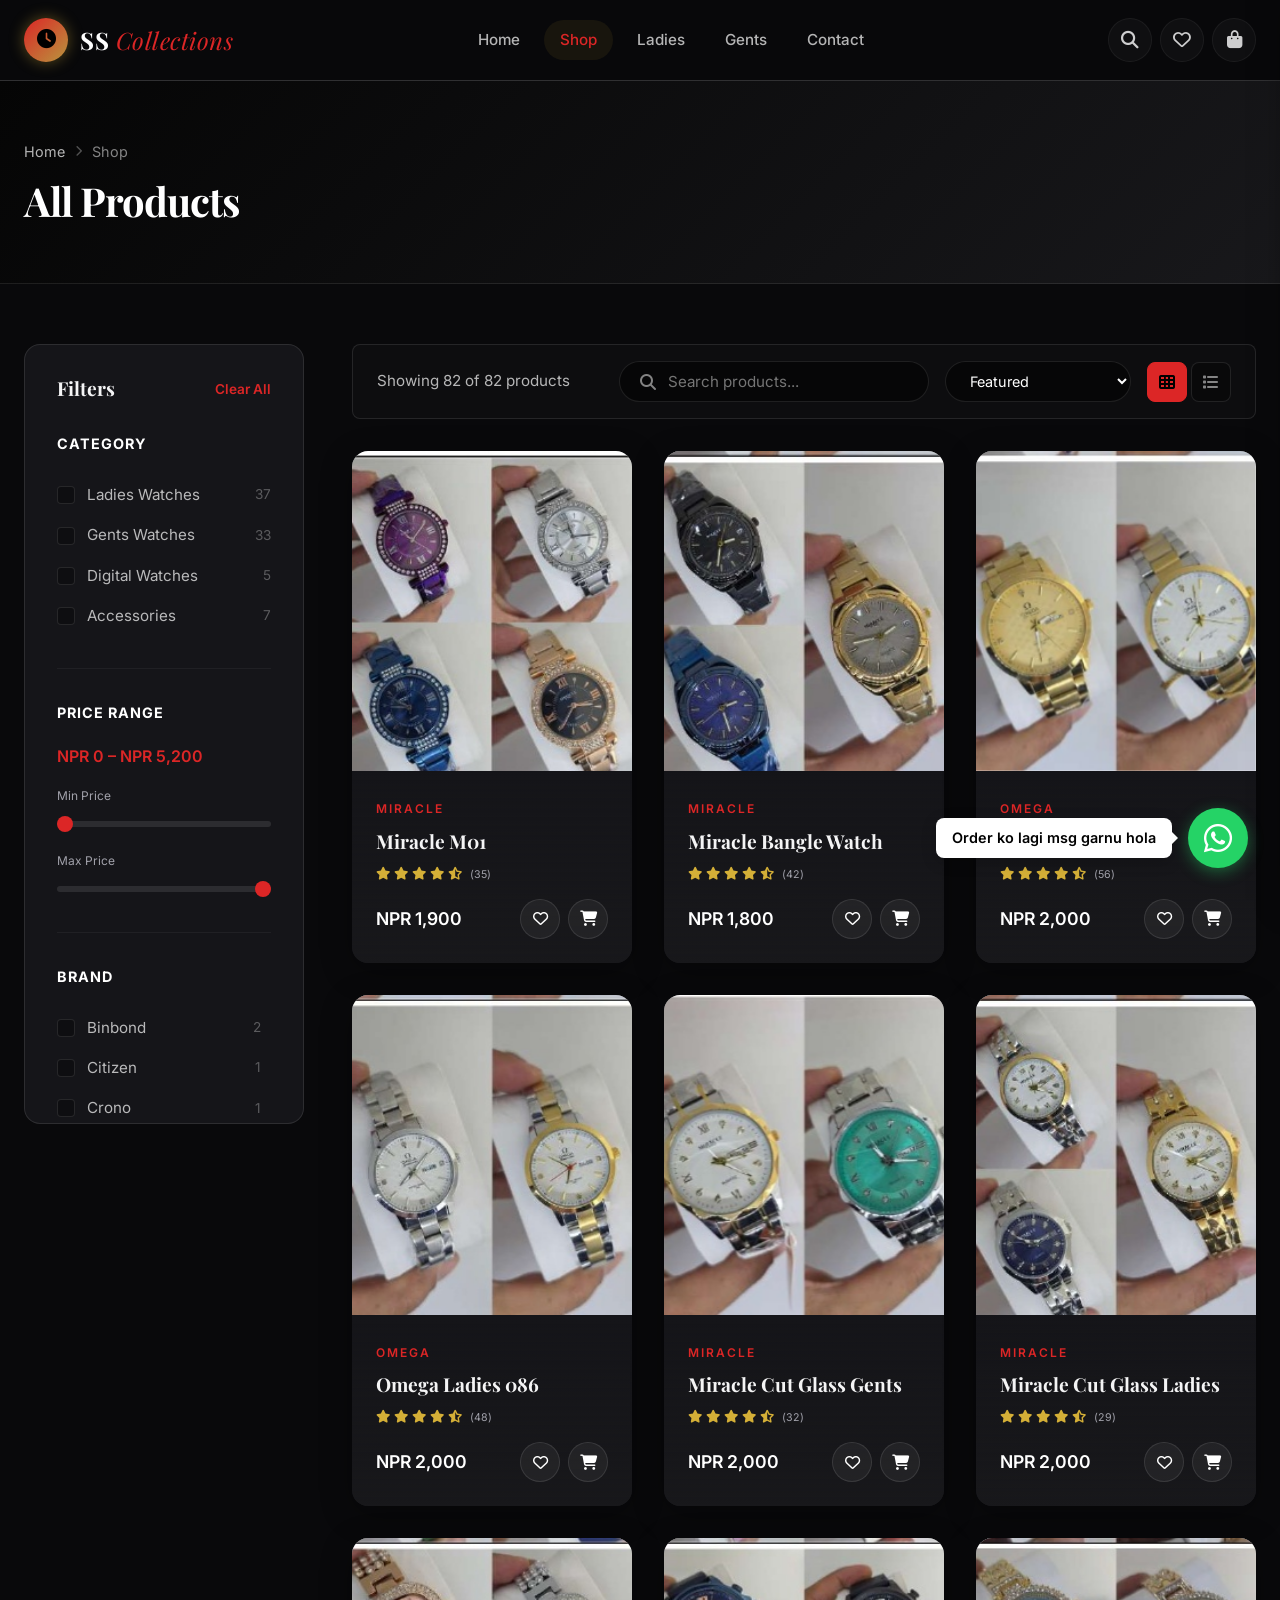
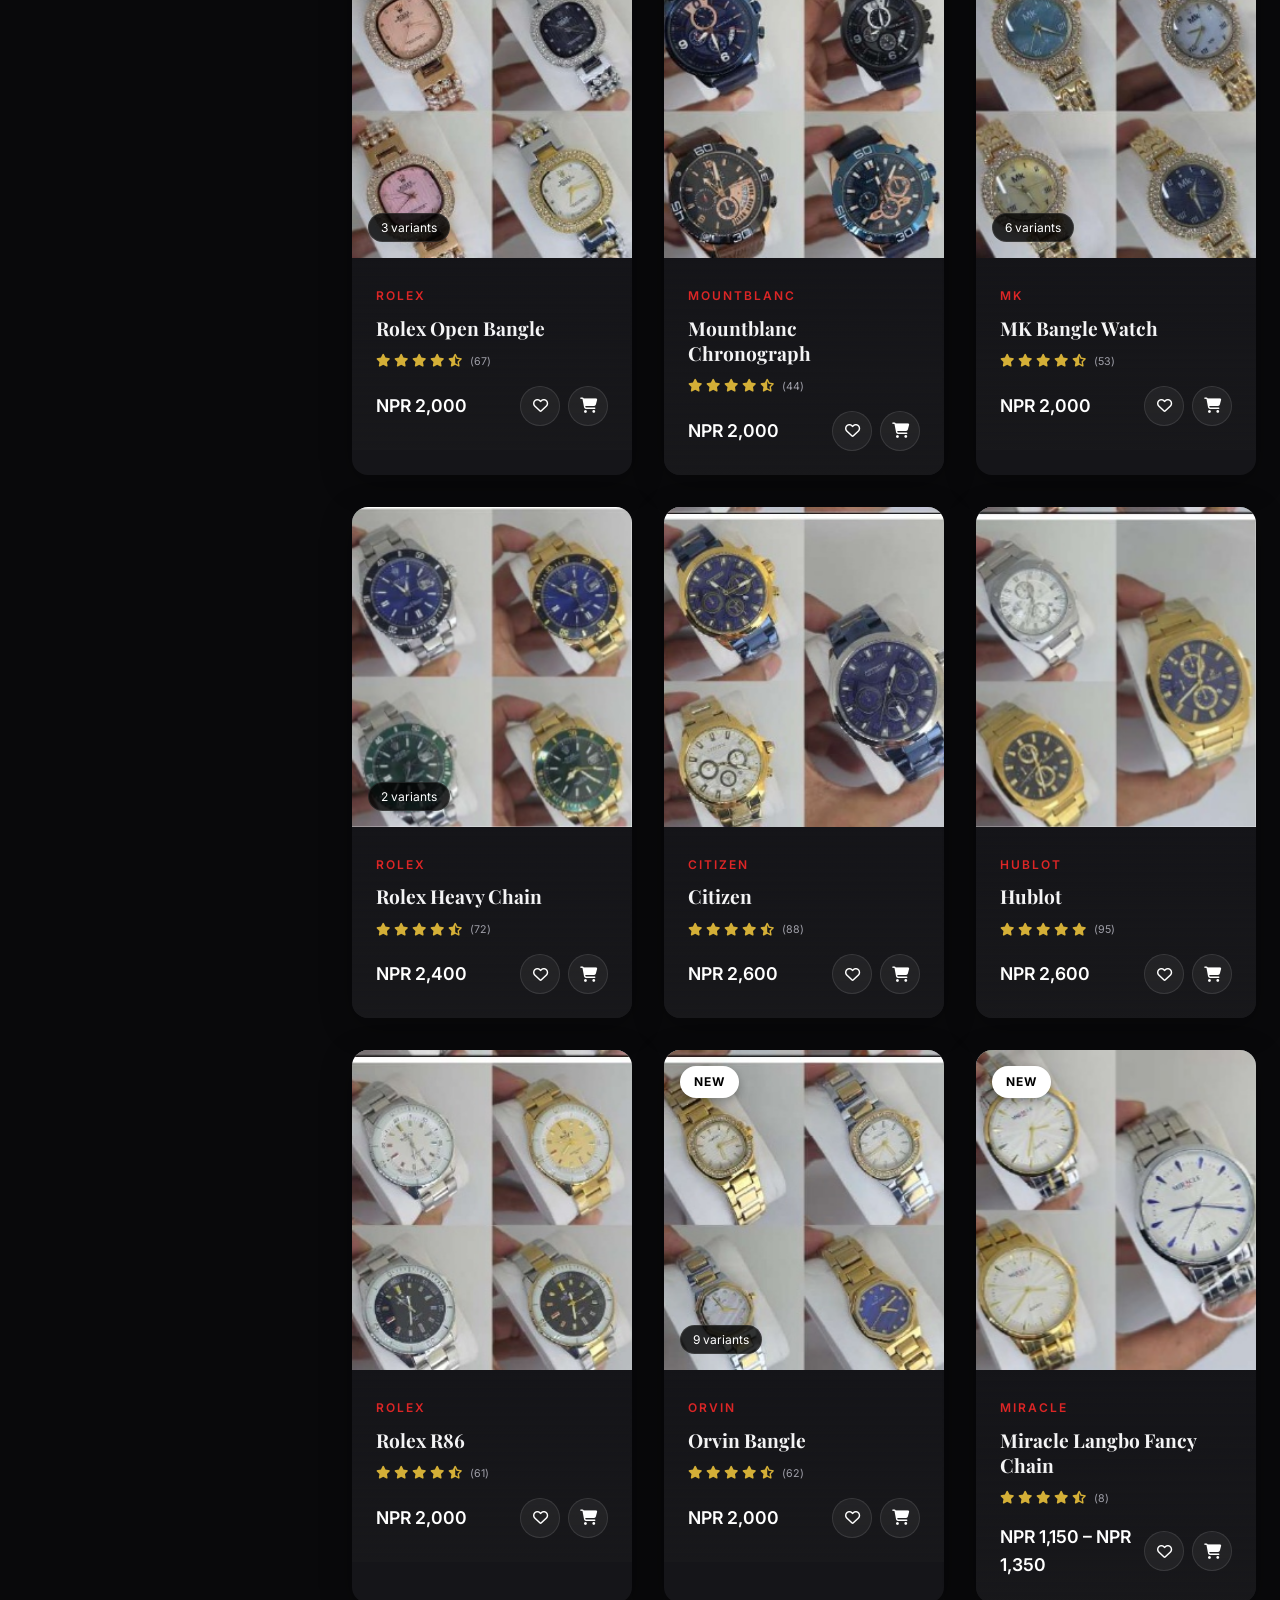
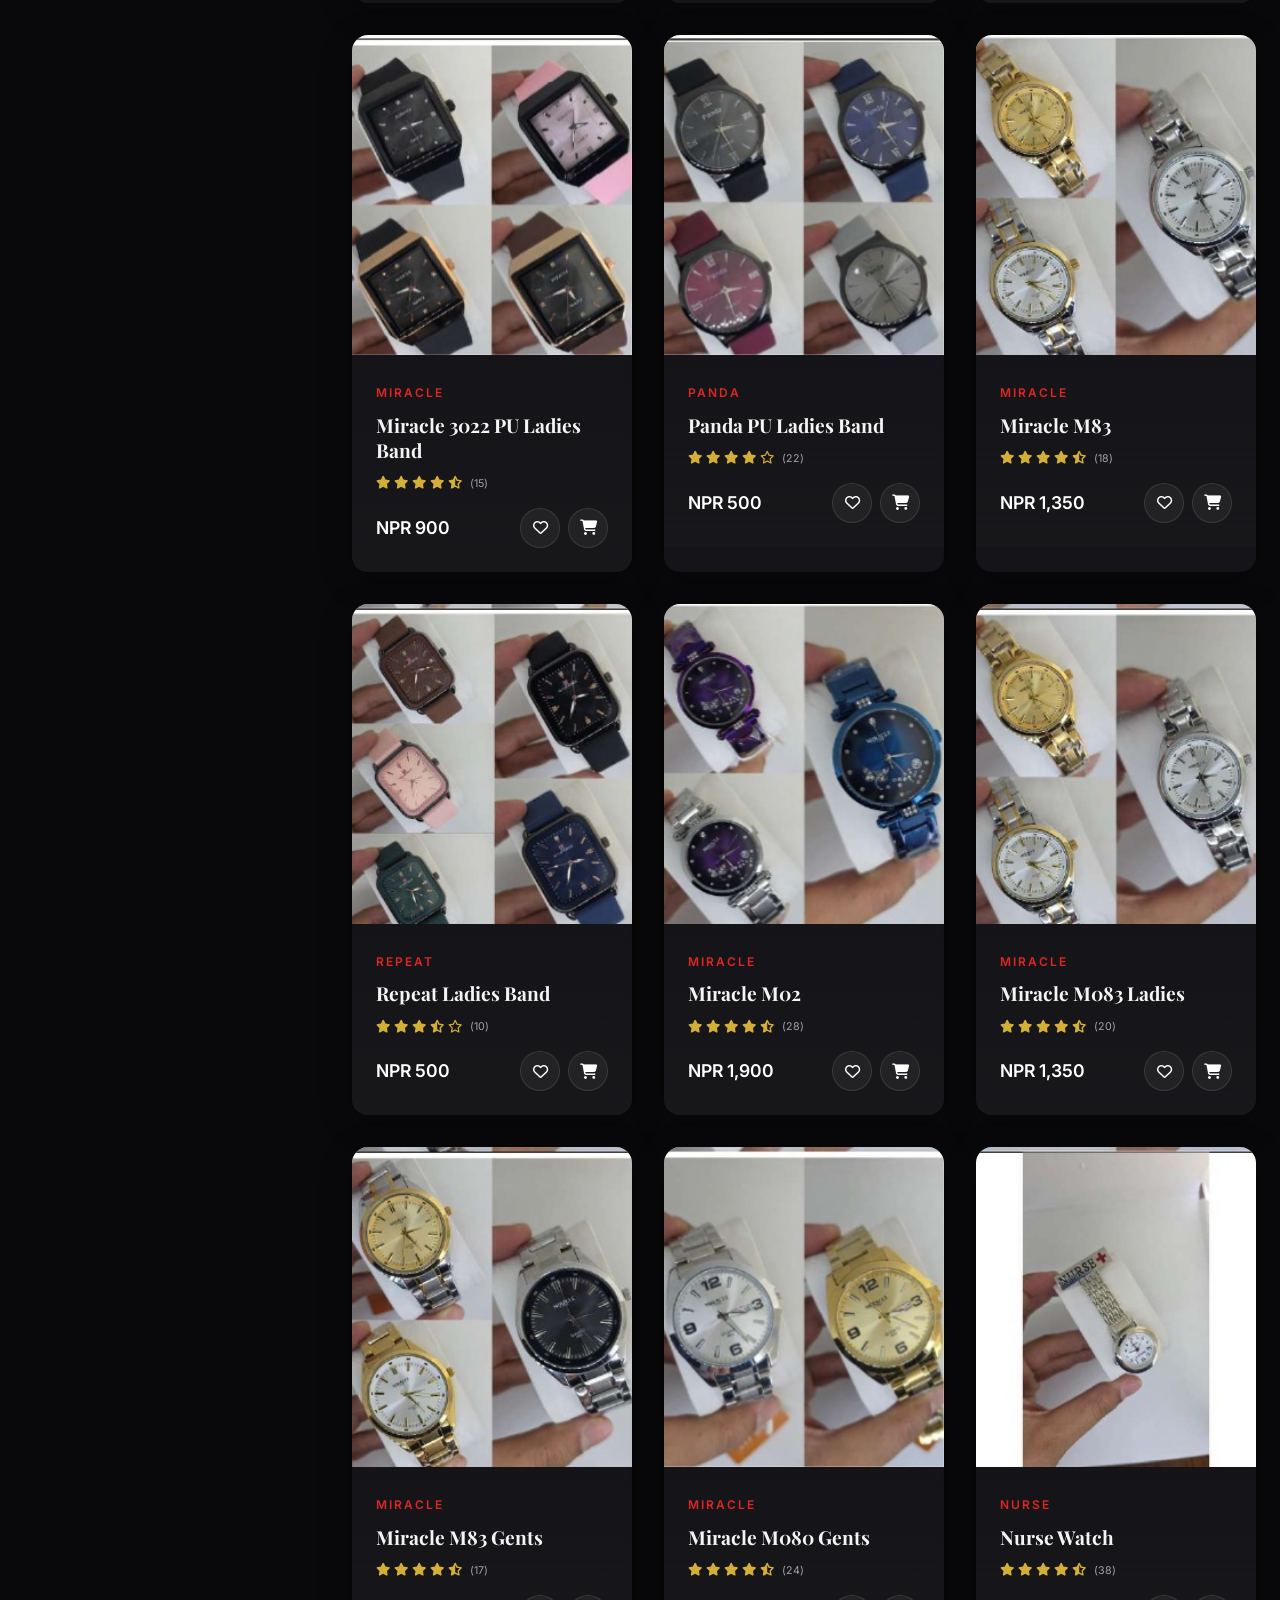
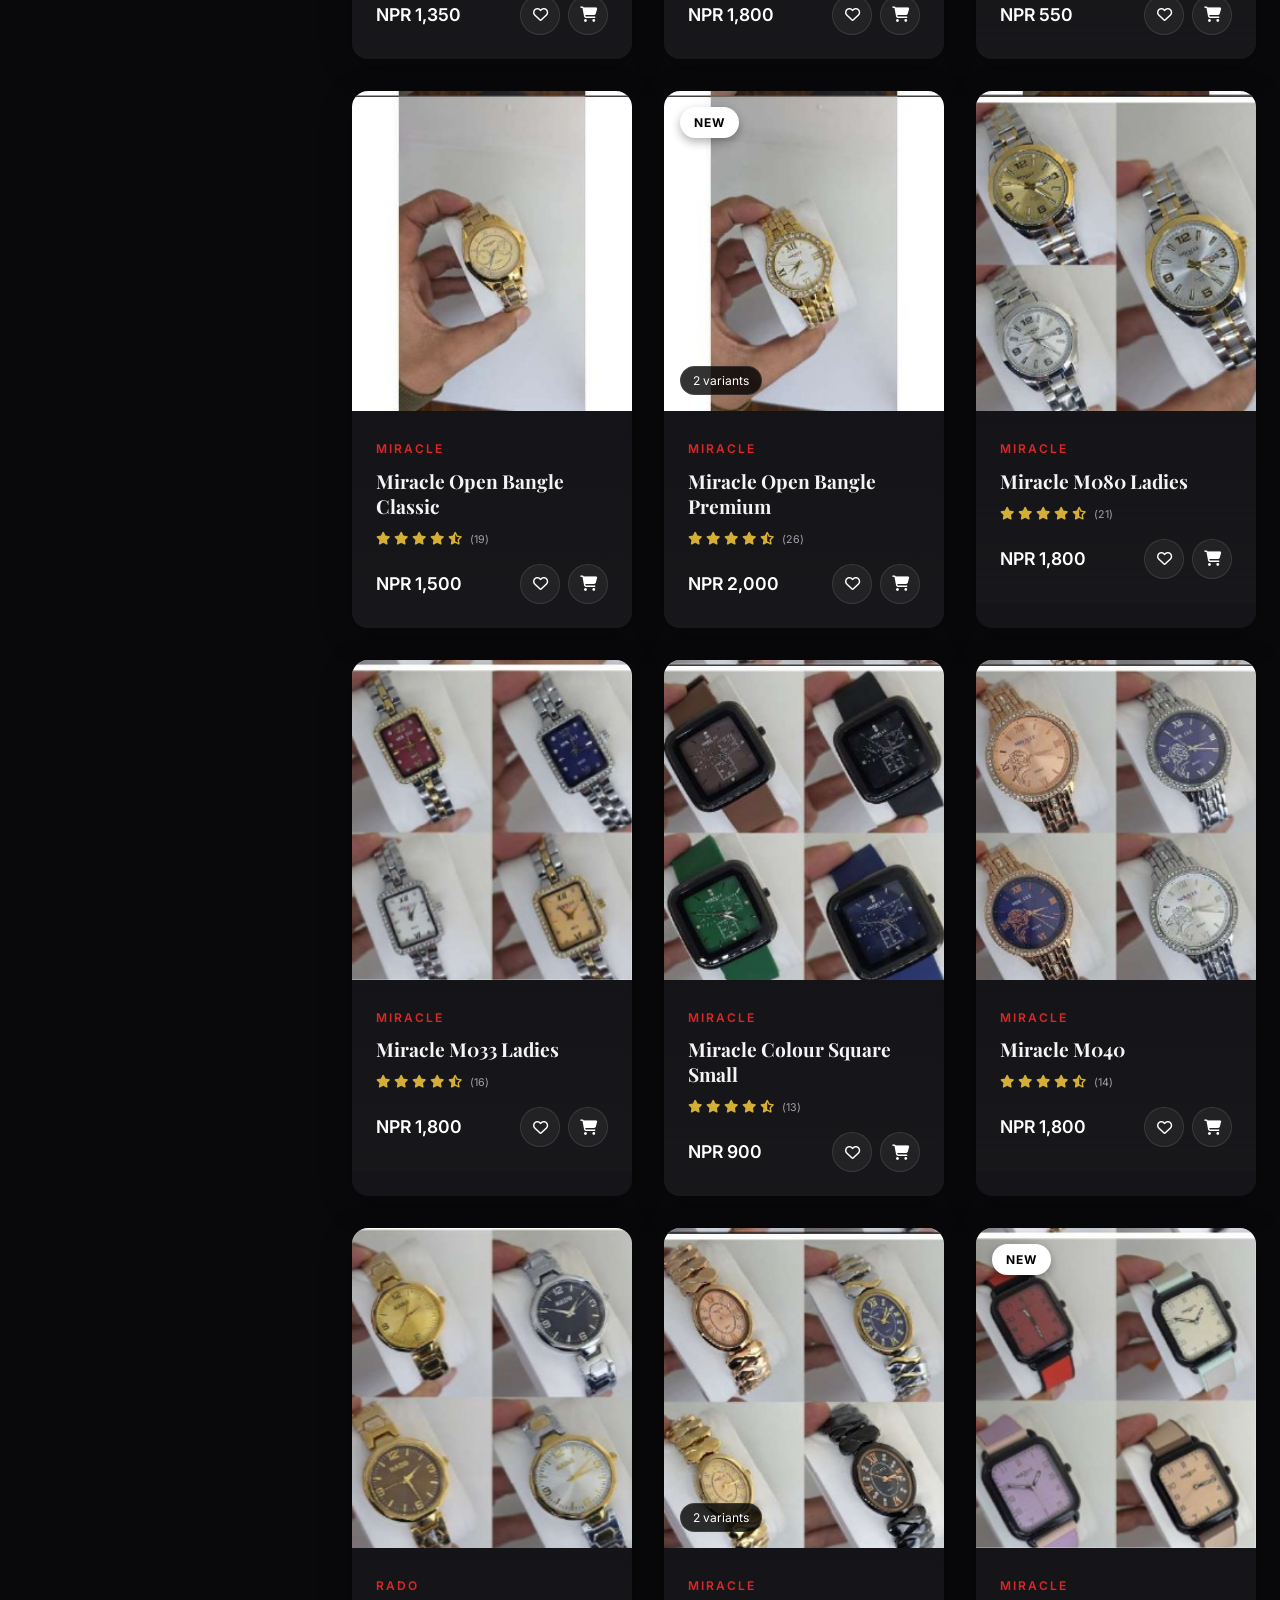
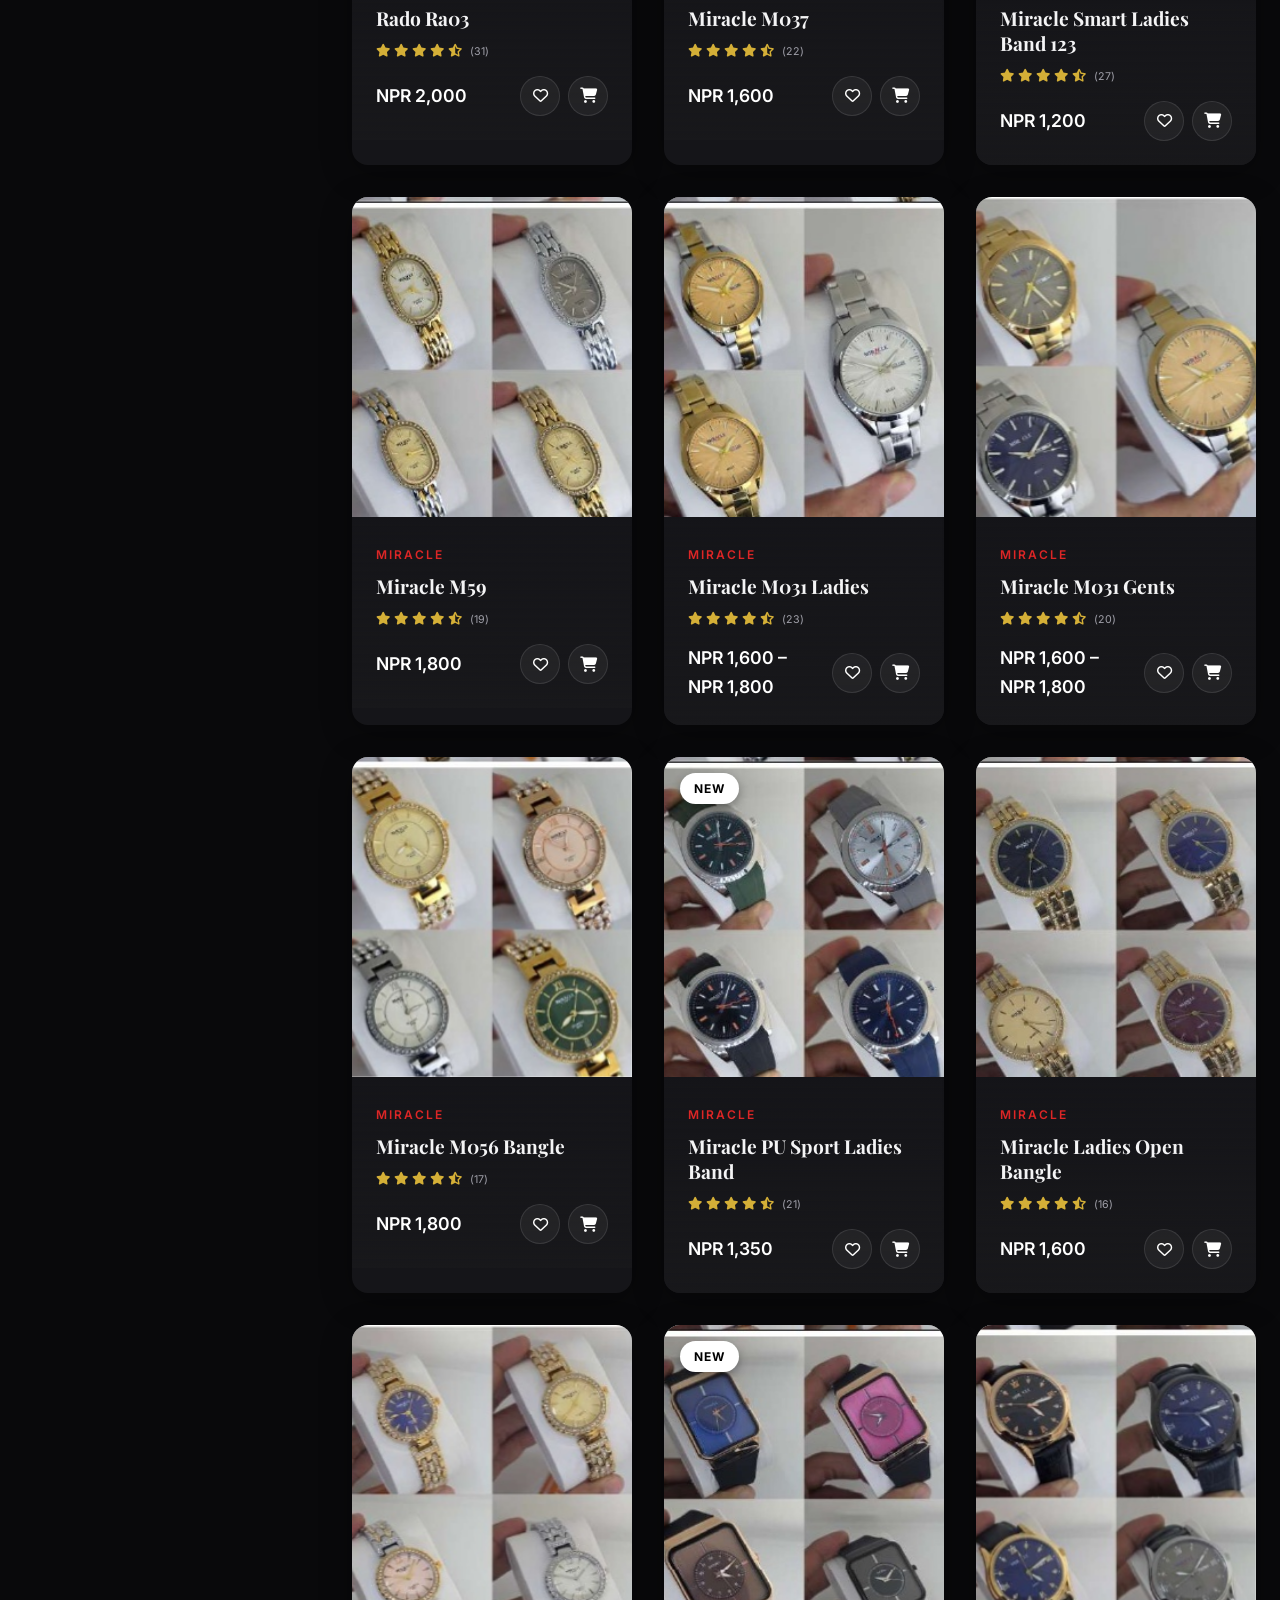
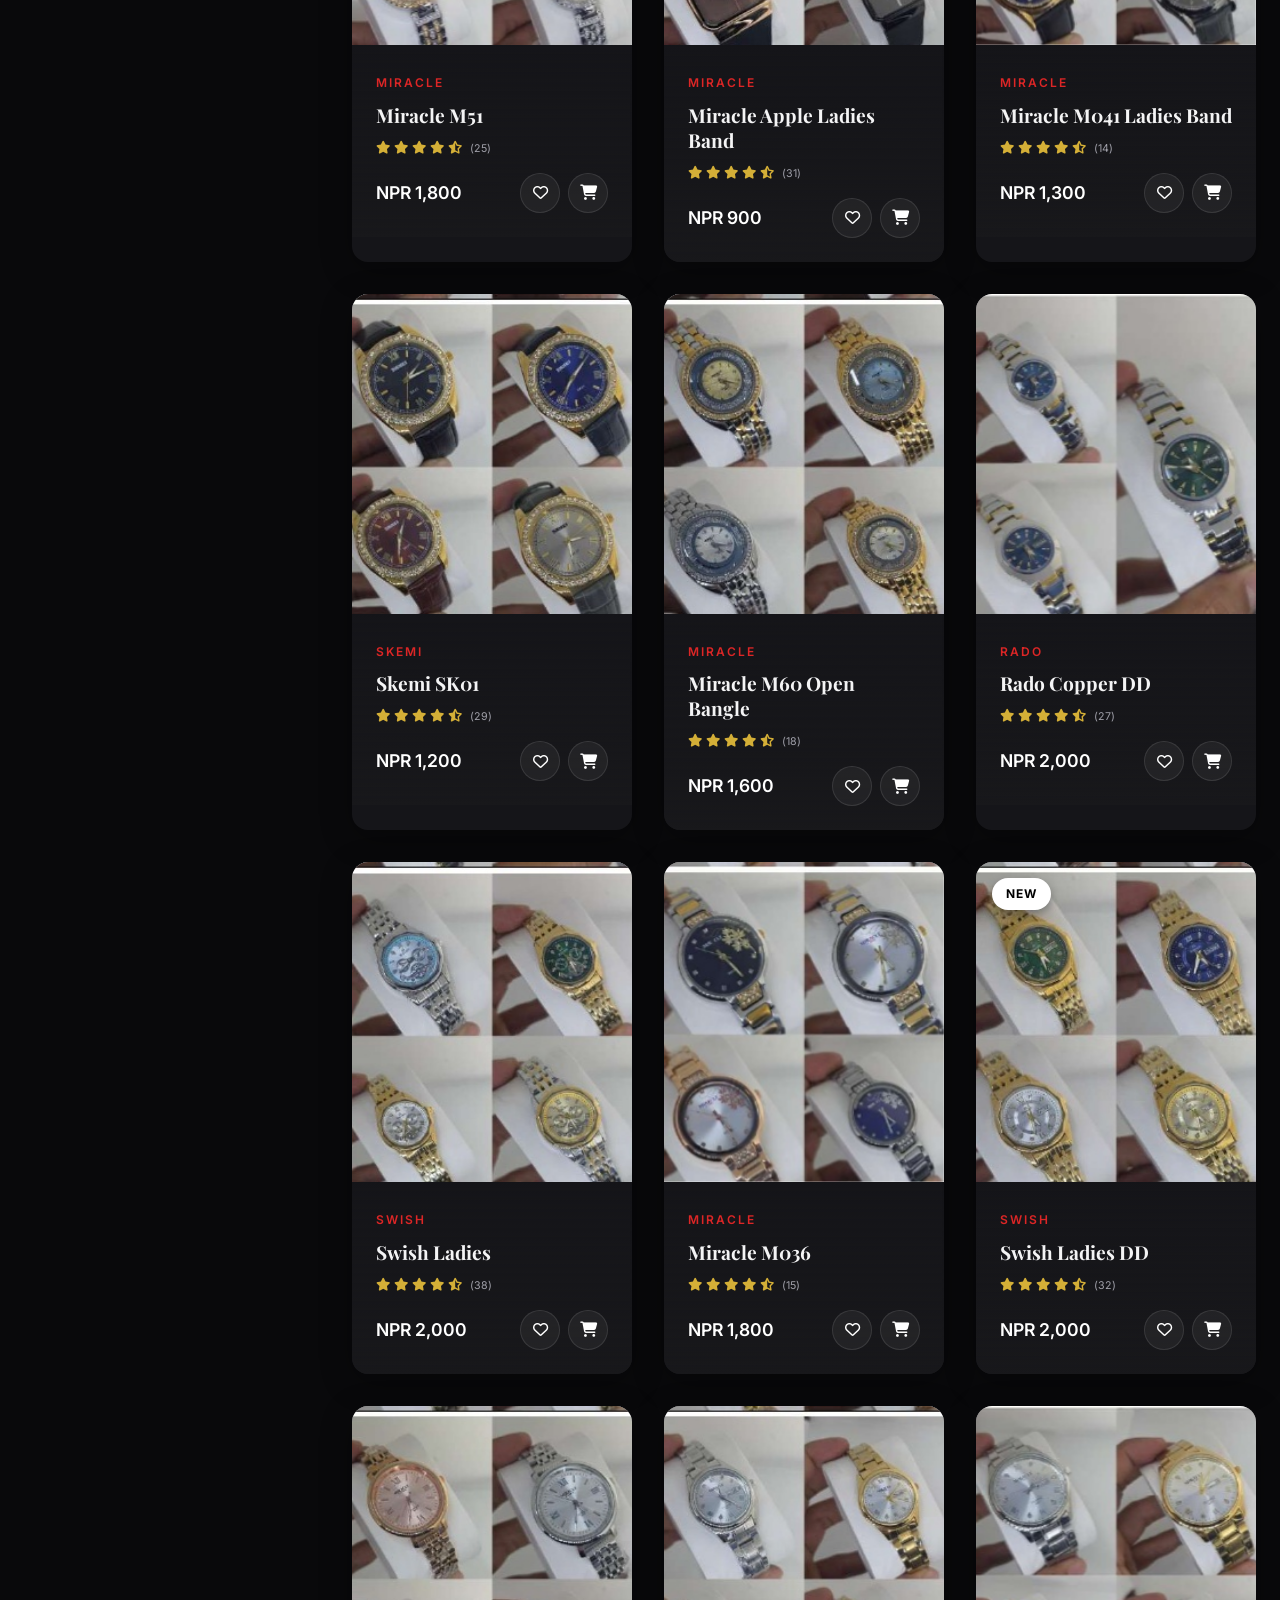
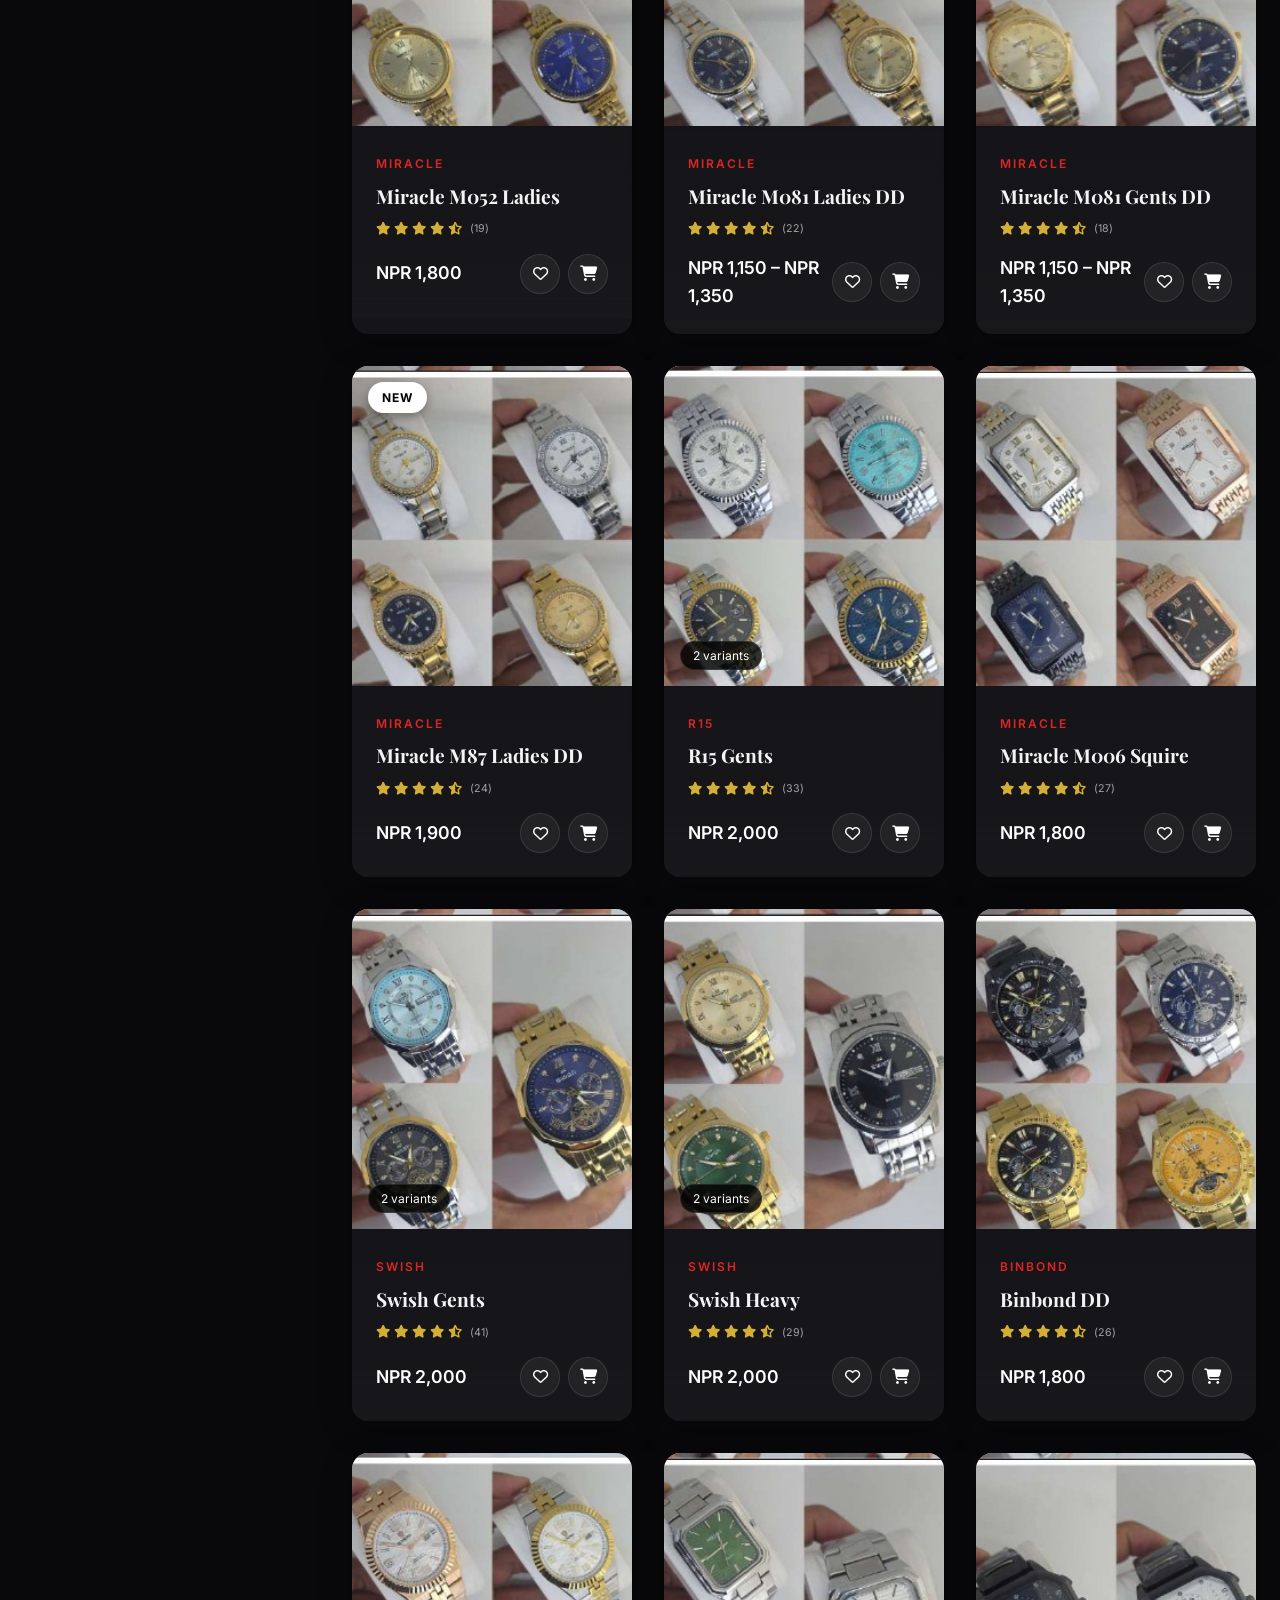
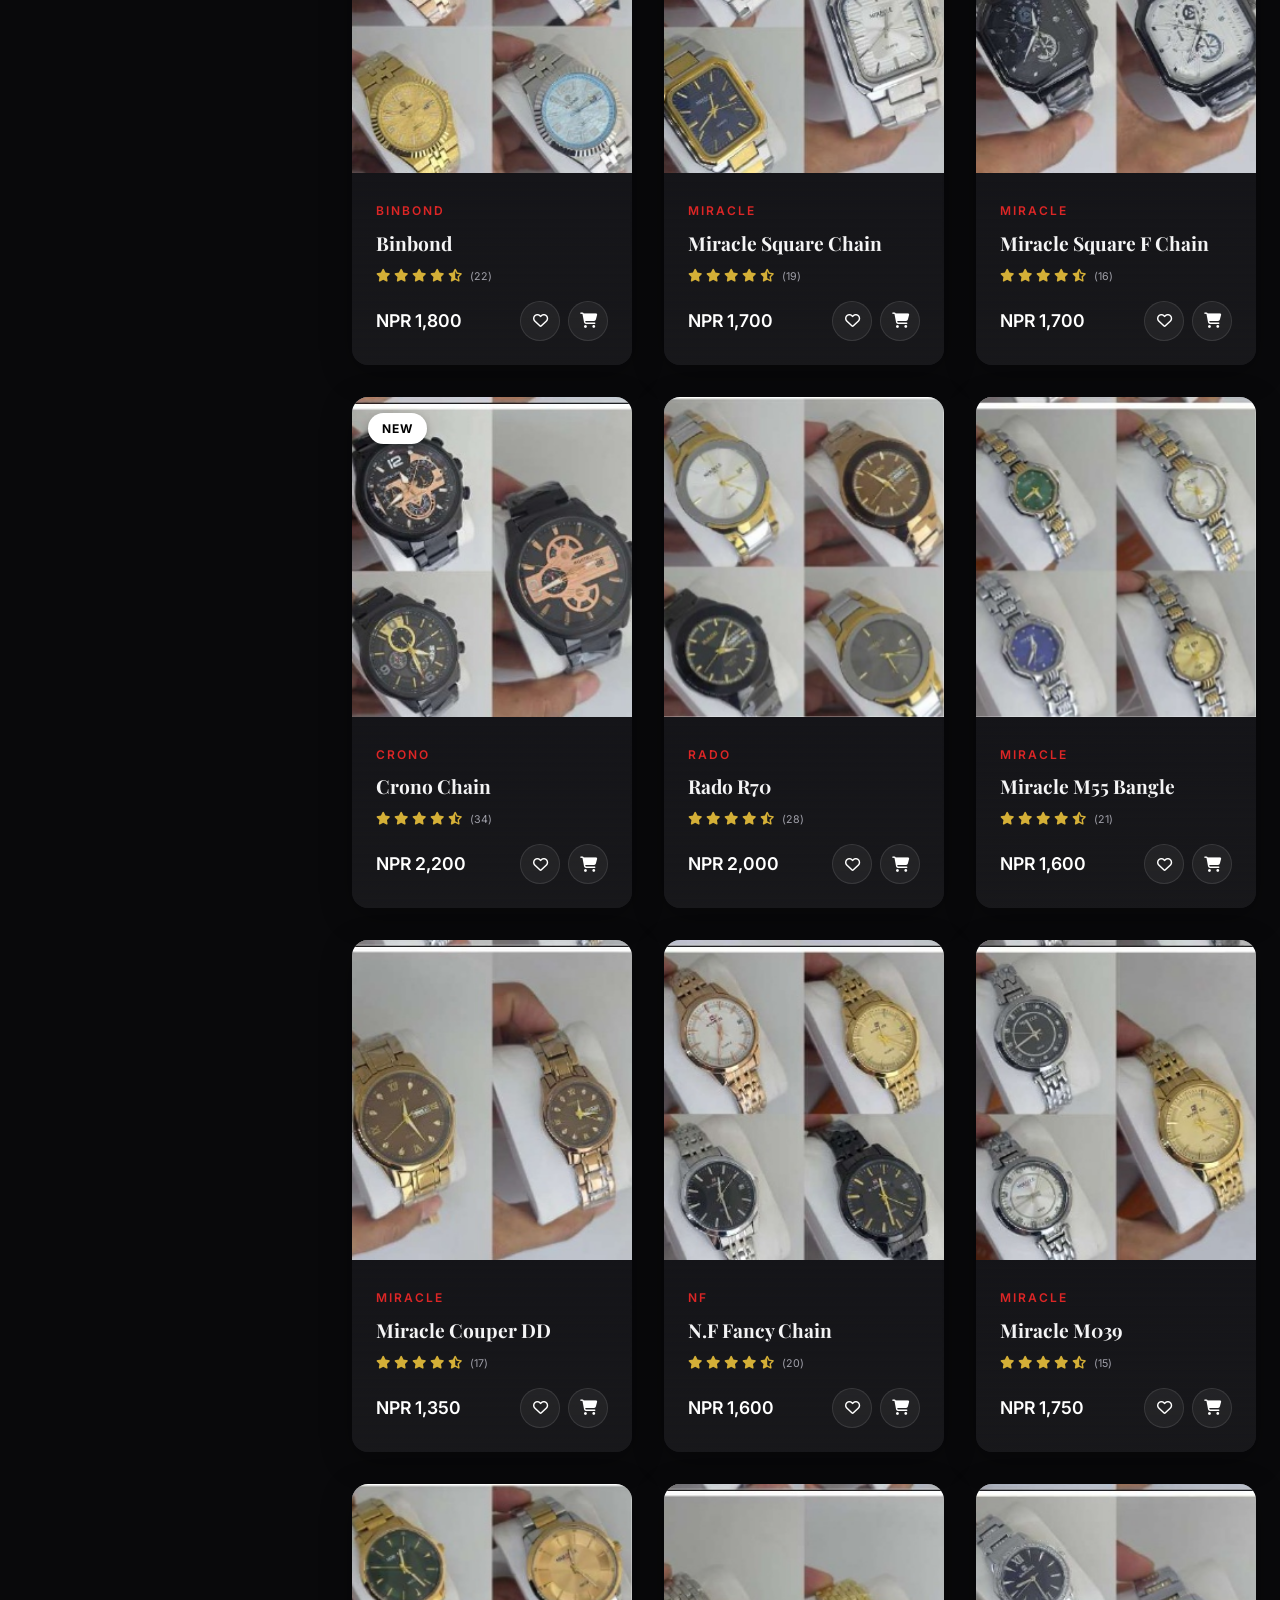
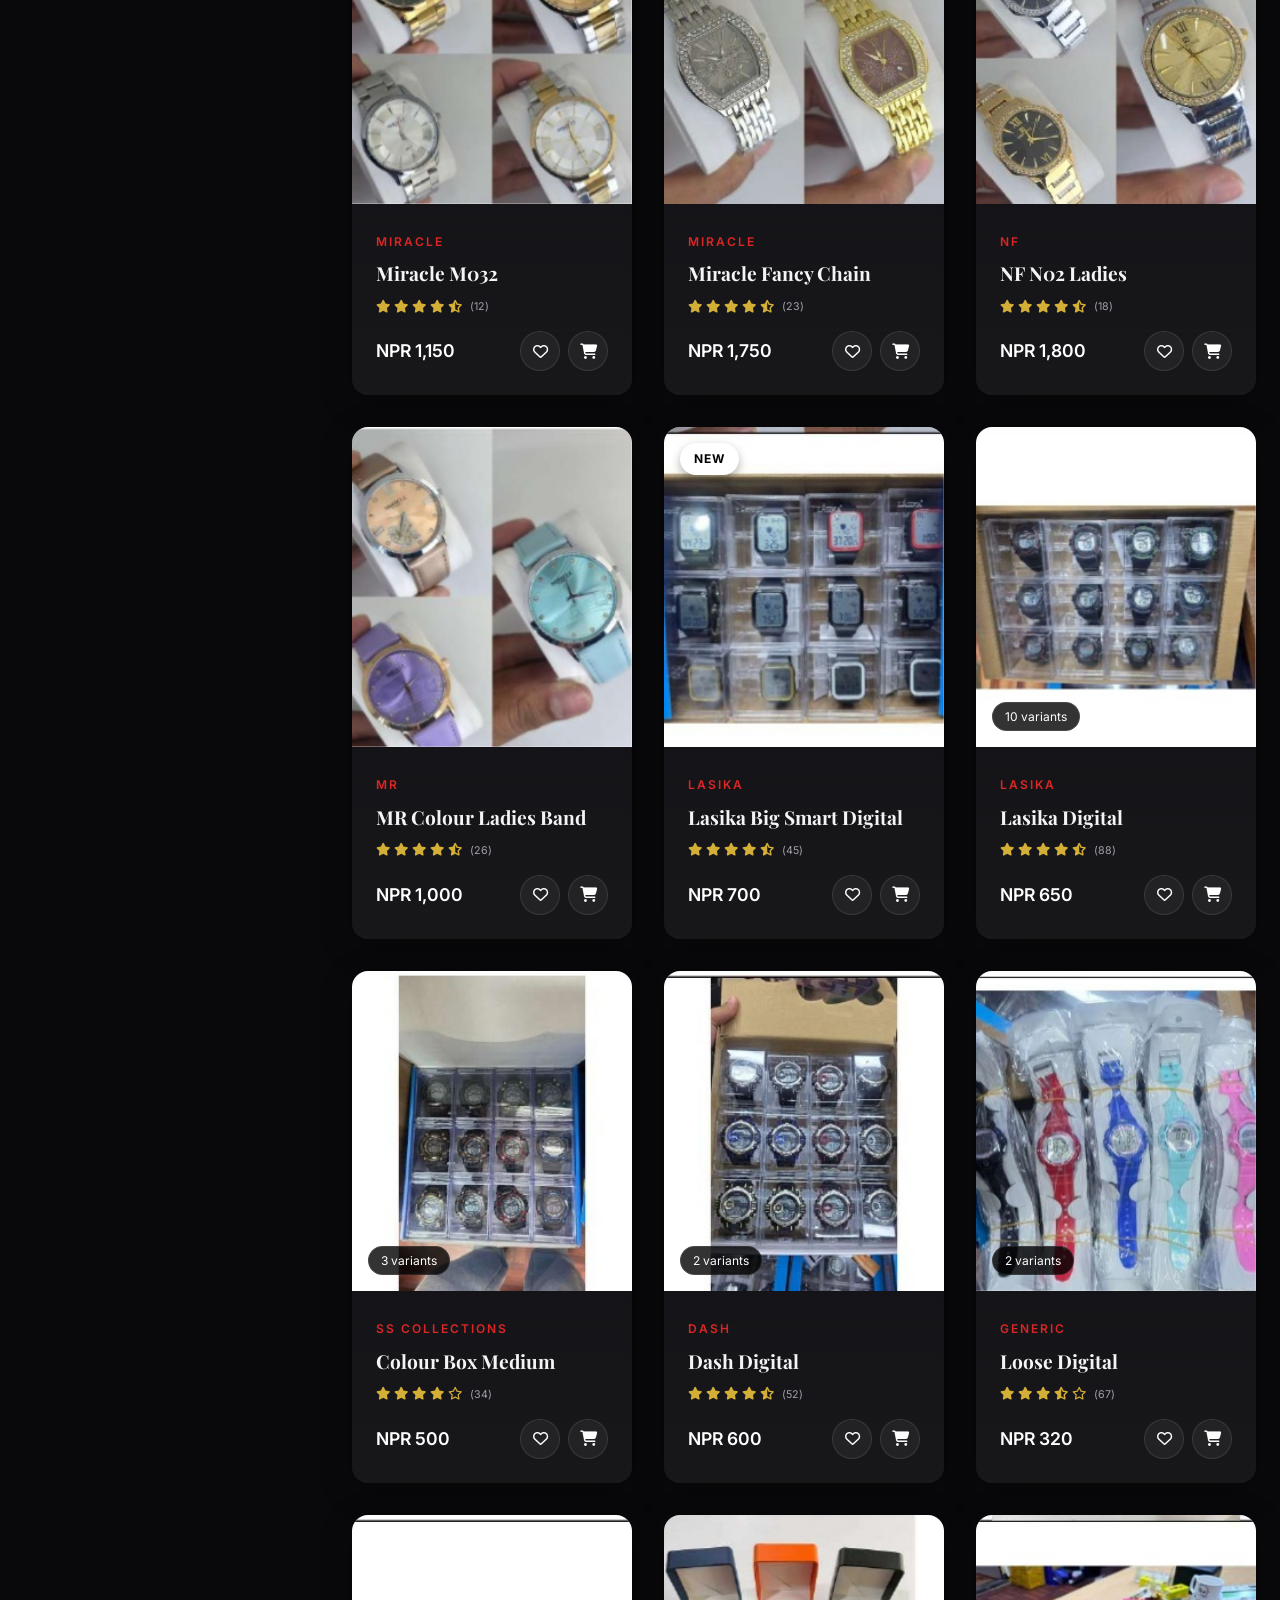
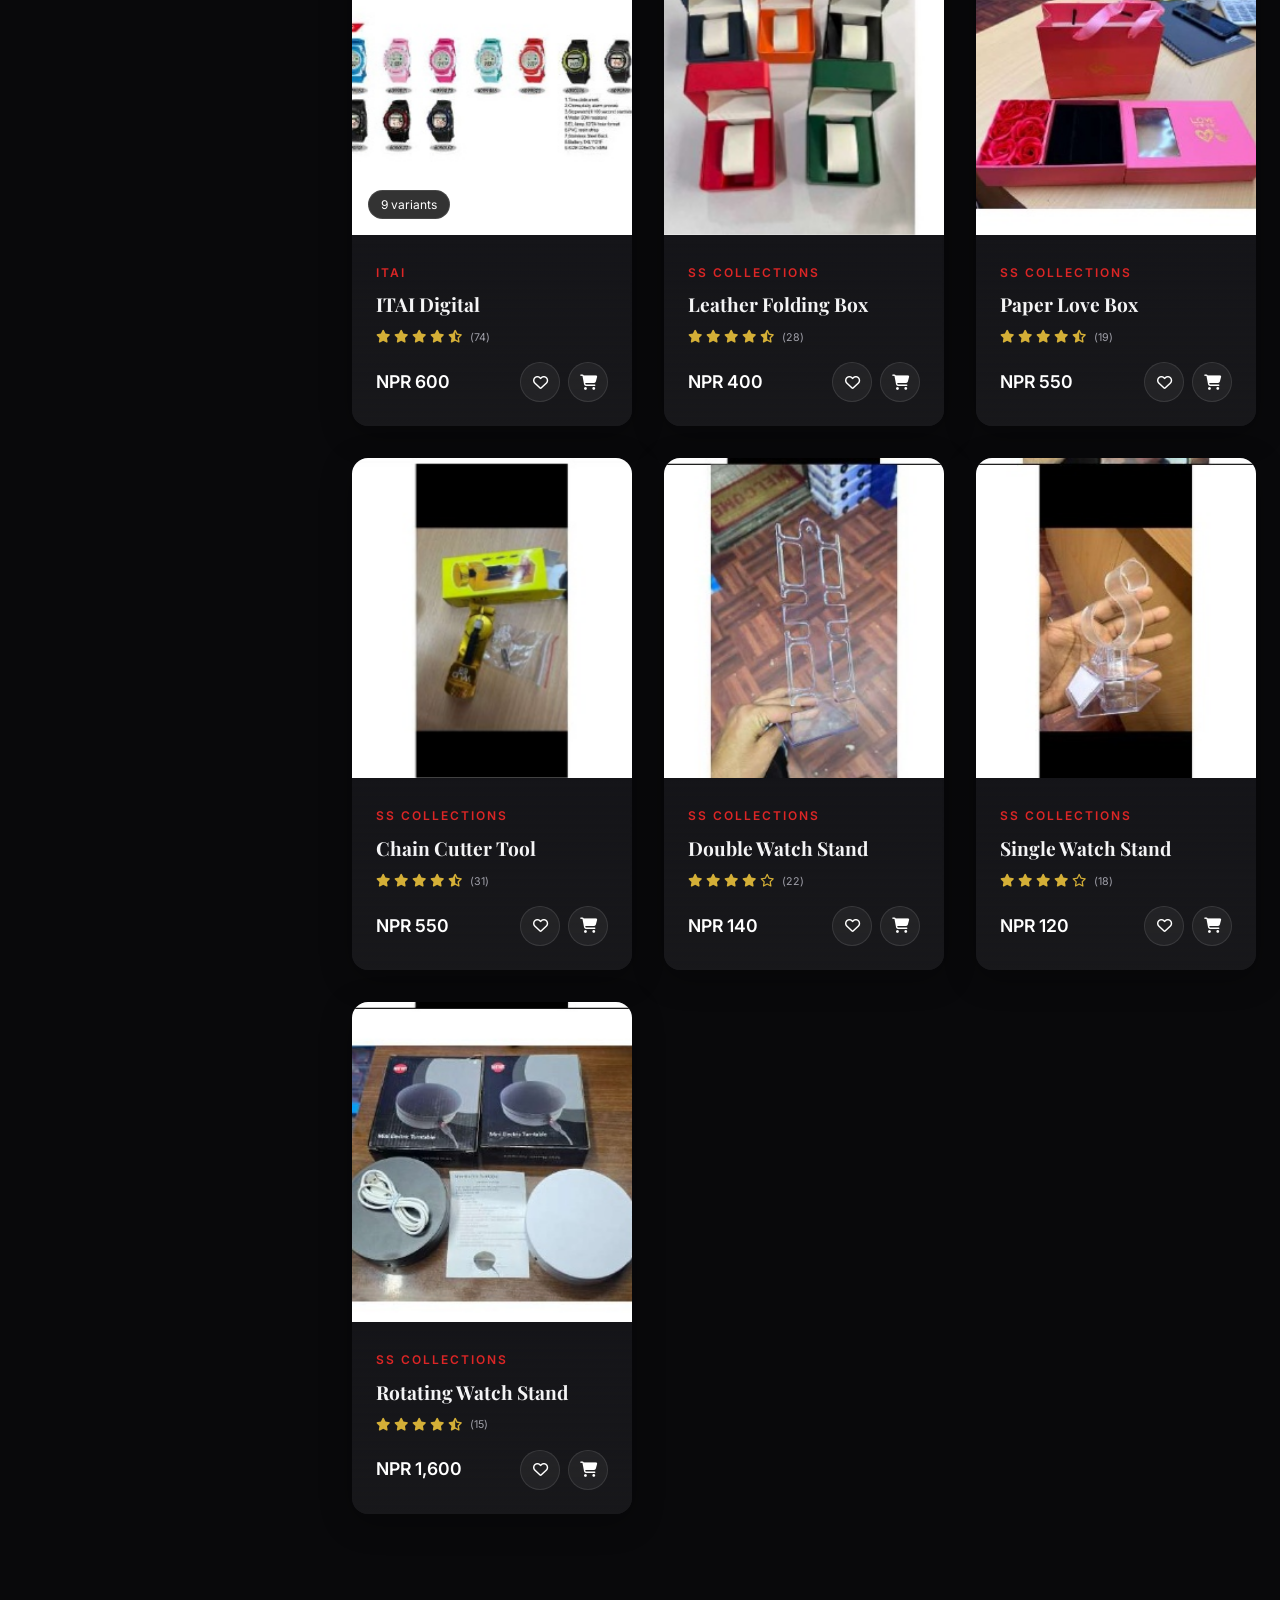
<file: website/shop.html>
﻿<!DOCTYPE html>
<html lang="en-NP">
<head>
  <meta charset="UTF-8">
  <meta name="viewport" content="width=device-width, initial-scale=1.0">
  <title>Shop Watches Online Nepal | SS Collections Wholesale</title>

  <meta property="og:type" content="website">
  <meta property="og:locale" content="en_NP">
  <meta property="og:site_name" content="SS Collections Nepal">

  <meta name="description" content="Browse our complete collection of premium ladies and gents watches in Nepal. Best prices, wholesale deals, and fast delivery nationwide.">
  <link rel="preconnect" href="https://fonts.googleapis.com">
  <link rel="preconnect" href="https://fonts.gstatic.com" crossorigin>
  <link href="https://fonts.googleapis.com/css2?family=Playfair+Display:wght@400;700&family=Inter:wght@300;400;500;600;700&display=swap" rel="stylesheet">
  <link rel="stylesheet" href="https://cdnjs.cloudflare.com/ajax/libs/font-awesome/6.4.0/css/all.min.css">
  <link rel="stylesheet" href="css/style.css">
</head>
<body>

<!-- HEADER -->
<header class="site-header">
  <div class="container">
    <div class="header-top">
      <a href="index.html" class="logo">
        <div class="logo-icon"><i class="fas fa-clock"></i></div>
        <span class="logo-text">SS <span>Collections</span></span>
      </a>
      <nav class="nav-menu" id="navMenu">
        <a href="index.html">Home</a>
        <a href="shop.html" class="active">Shop</a>
        <a href="shop.html?category=ladies">Ladies</a>
        <a href="shop.html?category=gents">Gents</a>
        <a href="contact.html">Contact</a>
      </nav>
      <div class="header-actions">
        <button class="header-btn search-toggle" title="Search"><i class="fas fa-search"></i></button>
        <a href="shop.html" class="header-btn" title="Wishlist" style="position:relative">
          <i class="far fa-heart"></i>
          <span class="wishlist-badge" style="display:none">0</span>
        </a>
        <button class="header-btn" onclick="openCart()" title="Cart" style="position:relative">
          <i class="fas fa-shopping-bag"></i>
          <span class="cart-badge" style="display:none">0</span>
        </button>
        <button class="hamburger" onclick="document.getElementById('navMenu').classList.toggle('open'); this.classList.toggle('active')">
          <span></span><span></span><span></span>
        </button>
      </div>
    </div>
  </div>
  <div class="search-bar" id="searchBar">
    <div class="search-bar-inner">
      <i class="fas fa-search" style="color:var(--muted)"></i>
      <input type="text" placeholder="Search watches, brands...">
      <button><i class="fas fa-arrow-right"></i></button>
    </div>
  </div>
</header>

<!-- SHOP HERO -->
<div class="shop-hero">
  <div class="container">
    <nav class="breadcrumb">
      <a href="index.html">Home</a>
      <i class="fas fa-chevron-right"></i>
      <span>Shop</span>
    </nav>
    <h1>All Products</h1>
  </div>
</div>

<!-- SHOP LAYOUT -->
<div class="container">
  <div class="shop-layout">

    <!-- SIDEBAR -->
    <aside class="shop-sidebar" id="shopSidebar">
      <div class="sidebar-close-btn">
        <span style="font-weight:700; font-size:1rem">Filters</span>
        <button id="closeFilters" style="font-size:1.1rem; color:var(--muted)"><i class="fas fa-times"></i></button>
      </div>
      <div class="sidebar-header">
        <h3>Filters</h3>
        <button class="clear-btn" onclick="clearAllFilters()">Clear All</button>
      </div>

      <!-- Category Filter -->
      <div class="filter-group">
        <p class="filter-group-title">Category</p>
        <div id="categoryFilters"></div>
      </div>

      <!-- Price Range -->
      <div class="filter-group">
        <p class="filter-group-title">Price Range</p>
        <div class="price-range">
          <p class="price-display" id="priceDisplay">NPR 0 – NPR 5,200</p>
          <div>
            <label style="font-size:0.75rem; color:var(--muted); margin-bottom:4px; display:block">Min Price</label>
            <input type="range" id="priceMin" min="0" max="5200" value="0" step="50">
          </div>
          <div>
            <label style="font-size:0.75rem; color:var(--muted); margin-bottom:4px; display:block">Max Price</label>
            <input type="range" id="priceMax" min="0" max="5200" value="5200" step="50">
          </div>
        </div>
      </div>

      <!-- Brand Filter -->
      <div class="filter-group">
        <p class="filter-group-title">Brand</p>
        <div class="filter-scroll" id="brandFilters"></div>
      </div>
    </aside>

    <!-- MAIN -->
    <main class="shop-main">
      <!-- Toolbar -->
      <div class="shop-toolbar">
        <div style="display:flex; gap:12px; align-items:center; flex-wrap:wrap;">
          <button class="filter-toggle-btn" id="filterToggle">
            <i class="fas fa-sliders-h"></i> Filters
          </button>
          <p class="result-count" id="resultCount">Loading...</p>
        </div>
        <div class="toolbar-right">
          <div class="shop-search-bar">
            <i class="fas fa-search"></i>
            <input type="text" id="shopSearch" placeholder="Search products...">
          </div>
          <select class="sort-select" id="sortSelect">
            <option value="featured">Featured</option>
            <option value="newest">Newest First</option>
            <option value="price-asc">Price: Low to High</option>
            <option value="price-desc">Price: High to Low</option>
            <option value="rating">Top Rated</option>
            <option value="name-asc">Name: A to Z</option>
            <option value="name-desc">Name: Z to A</option>
          </select>
          <div class="view-toggle">
            <button class="view-btn active" id="gridView" title="Grid view"><i class="fas fa-th"></i></button>
            <button class="view-btn" id="listView" title="List view"><i class="fas fa-list"></i></button>
          </div>
        </div>
      </div>

      <!-- Products Grid -->
      <div class="products-grid" id="productsGrid">
        <div style="grid-column:1/-1; text-align:center; padding:60px; color:var(--muted)">
          <i class="fas fa-circle-notch fa-spin" style="font-size:2rem; margin-bottom:12px; display:block; color:var(--gold)"></i>
          Loading products...
        </div>
      </div>
    </main>
  </div>
</div>

<!-- FILTER OVERLAY (mobile) -->
<div id="filterOverlay"></div>

<!-- FOOTER -->
<footer class="site-footer">
  <div class="container">
    <div class="footer-grid">
      <div class="footer-brand">
        <a href="index.html" class="logo">
          <div class="logo-icon"><i class="fas fa-clock"></i></div>
          <span class="logo-text" style="color:#fff">SS <span>Collections</span></span>
        </a>
        <p>Your premier destination for quality watches and accessories in Nepal.</p>
        <div class="footer-social">
          <a href="#" class="social-btn"><i class="fab fa-facebook-f"></i></a>
          <a href="#" class="social-btn"><i class="fab fa-instagram"></i></a>
          <a href="#" class="social-btn"><i class="fab fa-whatsapp"></i></a>
        </div>
      </div>
      <div class="footer-col">
        <h4>Quick Links</h4>
        <ul>
          <li><a href="index.html">Home</a></li>
          <li><a href="shop.html">All Products</a></li>
          <li><a href="shop.html?category=ladies">Ladies Watches</a></li>
          <li><a href="shop.html?category=gents">Gents Watches</a></li>
          <li><a href="contact.html">Contact Us</a></li>
        </ul>
      </div>
      <div class="footer-col">
        <h4>Contact</h4>
        <ul class="footer-contact">
          
          <li><i class="fas fa-phone"></i><span>+9779841414563</span></li>
          <li><i class="fas fa-envelope"></i><span>sauraz555@gmail.com</span></li>
        </ul>
      </div>
    </div>
    <div class="footer-bottom">
      <p>© 2082 SS Collections. All rights reserved.</p>
    </div>
  </div>
</footer>

<!-- CART DRAWER -->
<div class="cart-drawer" id="cartDrawer">
  <div class="cart-drawer-header">
    <h3>Shopping Cart</h3>
    <button class="close-cart" onclick="closeCart()"><i class="fas fa-times"></i></button>
  </div>
  <div class="cart-drawer-body" id="cartDrawerBody"></div>
  <div class="cart-drawer-footer" id="cartDrawerFooter" style="display:none">
    <div class="cart-total-row">
      <span>Subtotal</span>
      <span class="amount" id="cartDrawerTotal">NPR 0</span>
    </div>
    <a href="cart.html" class="btn btn-outline btn-full">View Cart</a>
    <a href="checkout.html" class="btn btn-primary btn-full" style="margin-top:8px">Checkout</a>
  </div>
</div>
<div class="cart-overlay" id="cartOverlay" onclick="closeCart()"></div>

<!-- PRODUCT MODAL -->
<div class="modal" id="productModal">
  <div class="modal-overlay"></div>
  <div class="modal-content">
    <button class="modal-close" onclick="closeModal()"><i class="fas fa-times"></i></button>
    <div class="modal-body"></div>
  </div>
</div>

<button id="backToTop"><i class="fas fa-arrow-up"></i></button>

<script src="js/products.js"></script>
<script src="js/app.js"></script>
<script src="js/shop.js"></script>

<!-- WHATSAPP CTA -->

<div class="whatsapp-wrapper">
  <div class="wa-tooltip">Order ko lagi msg garnu hola</div>
  <a href="https://wa.me/9779841414563" class="whatsapp-float" target="_blank" rel="noopener noreferrer">
    <i class="fab fa-whatsapp"></i>
  </a>
</div>

<!-- MOBILE BOTTOM NAV -->
<nav class="mobile-bottom-nav">
  <a href="index.html" class="nav-item">
    <i class="fas fa-home"></i>
    <span>Home</span>
  </a>
  <a href="shop.html" class="nav-item">
    <i class="fas fa-store"></i>
    <span>Shop</span>
  </a>
  <a href="javascript:void(0)" class="nav-item" onclick="openCart()">
    <i class="fas fa-shopping-bag"></i>
    <span>Cart</span>
    <span class="cart-badge-nav" style="display:none; position:absolute; top:-4px; right:10px; background:var(--primary); color:#fff; font-size:0.6rem; font-weight:bold; padding:2px 6px; border-radius:10px;">0</span>
  </a>
  <a href="https://wa.me/9779841414563" class="nav-item" target="_blank" rel="noopener noreferrer">
    <i class="fab fa-whatsapp"></i>
    <span>Chat</span>
  </a>
</nav>

</body>
</html>
</file>
<file: website/css/style.css>
/* ===== RESET & ROOT ===== */
*, *::before, *::after { box-sizing: border-box; margin: 0; padding: 0; }
html { scroll-behavior: smooth; font-size: 16px; }
body { 
  font-family: 'Inter', sans-serif; 
  background: #09090b; 
  color: #f4f4f5; 
  line-height: 1.6; 
  overflow-x: hidden; 
}
img { max-width: 100%; display: block; }
a { text-decoration: none; color: inherit; transition: all 0.3s ease; }
button { cursor: pointer; border: none; background: none; font-family: inherit; }
input, select, textarea { font-family: inherit; }
ul { list-style: none; }

:root {
  --bg: #09090b;
  --bg2: #18181b;
  --primary: #b91c1c;
  --gold: #dc2626;
  --gold-light: #f87171;
  --gold-pale: rgba(225, 29, 72, 0.15);
  --text: #f4f4f5;
  --muted: #a1a1aa;
  --border: rgba(255, 255, 255, 0.1);
  --card: rgba(24, 24, 27, 0.6);
  --header: rgba(9, 9, 11, 0.85);
  --footer: #050505;
  --radius: 16px;
  --radius-sm: 8px;
  --shadow: 0 8px 32px 0 rgba(0, 0, 0, 0.3);
  --shadow-md: 0 12px 40px 0 rgba(0, 0, 0, 0.5);
  --shadow-lg: 0 20px 60px 0 rgba(0, 0, 0, 0.7);
  --transition: 0.3s cubic-bezier(0.4, 0, 0.2, 1);
  --glass-bg: rgba(24, 24, 27, 0.9);
  --glass-border: rgba(255, 255, 255, 0.05);
}

/* Glassmorphism utility */
.glass {
  background: var(--glass-bg);
  /* removed backdrop-filter for performance */
  -webkit-/* removed backdrop-filter for performance */
  border: 1px solid var(--glass-border);
}

/* ===== TYPOGRAPHY ===== */
h1,h2,h3,h4,h5 { font-family: 'Playfair Display', serif; font-weight: 700; line-height: 1.2; }
h1 { font-size: clamp(2.5rem, 6vw, 4.5rem); line-height: 1.1; letter-spacing: -1px; }
h2 { font-size: clamp(2rem, 5vw, 3rem); line-height: 1.2; letter-spacing: -0.5px; }
h3 { font-size: 1.2rem; }

/* ===== UTILITIES ===== */
.container { max-width: 1400px; margin: 0 auto; padding: 0 24px; }
.section { padding: 100px 0; }
.section-header { text-align: center; margin-bottom: 60px; position: relative; }
.section-header .subtitle { color: var(--gold); font-size: 0.85rem; font-weight: 600; letter-spacing: 4px; text-transform: uppercase; margin-bottom: 12px; display: inline-block; }
.section-header h2 { margin-bottom: 16px; background: linear-gradient(to right, #fff, #a1a1aa); -webkit-background-clip: text; -webkit-text-fill-color: transparent; }
.section-header p { color: var(--muted); max-width: 600px; margin: 0 auto; font-size: 1.1rem; }
.text-center { text-align: center; }
.text-gold { color: var(--gold); }
.text-muted { color: var(--muted); }

/* ===== BUTTONS ===== */
.btn { min-height: 44px;  
  display: inline-flex; align-items: center; justify-content: center; gap: 8px; 
  padding: 14px 32px; border-radius: 30px; font-weight: 600; font-size: 0.95rem; 
  transition: all var(--transition); white-space: nowrap; letter-spacing: 0.5px;
 }
.btn-primary { 
  background: linear-gradient(135deg, var(--gold), #b8963e); 
  color: #000; 
  box-shadow: 0 4px 15px rgba(212, 175, 55, 0.3);
}
.btn-primary:hover { 
  transform: translateY(-2px); 
  box-shadow: 0 8px 25px rgba(212, 175, 55, 0.4); 
}
.btn-outline { 
  background: transparent; 
  color: #fff; 
  border: 1px solid var(--border); 
}
.btn-outline:hover { 
  border-color: var(--gold); color: var(--gold); 
  background: rgba(212, 175, 55, 0.05);
}
.btn-dark { background: #1a1a2e; color: #fff; border: 1px solid rgba(255,255,255,0.1); }
.btn-dark:hover { background: #2a2a3e; border-color: rgba(255,255,255,0.2); }
.btn-sm { padding: 10px 20px; font-size: 0.85rem; }
.btn-full { width: 100%; justify-content: center; }
.btn-icon { gap: 10px; }

/* ===== BADGES ===== */
.badge { display: inline-block; padding: 4px 12px; border-radius: 20px; font-size: 0.72rem; font-weight: 700; text-transform: uppercase; letter-spacing: 0.5px; }
.badge-ladies { background: rgba(194, 24, 91, 0.15); color: #f48fb1; border: 1px solid rgba(194,24,91,0.3); }
.badge-gents  { background: rgba(21, 101, 192, 0.15); color: #90caf9; border: 1px solid rgba(21,101,192,0.3); }
.badge-digital{ background: rgba(46, 125, 50, 0.15); color: #a5d6a7; border: 1px solid rgba(46,125,50,0.3); }
.badge-accessories { background: rgba(230, 81, 0, 0.15); color: #ffcc80; border: 1px solid rgba(230,81,0,0.3); }
.badge-new    { background: var(--gold-pale); color: var(--gold); border: 1px solid var(--gold); }
.badge-stock.in  { background: rgba(46, 125, 50, 0.15); color: #a5d6a7; }
.badge-stock.out { background: rgba(198, 40, 40, 0.15); color: #ef9a9a; }

/* ===== HEADER ===== */
.site-header { position: sticky; top: 0; z-index: 1000; background: var(--header); /* removed backdrop-filter for performance */ -webkit-/* removed backdrop-filter for performance */ border-bottom: 1px solid var(--border); transition: all var(--transition); }
.site-header.scrolled { box-shadow: var(--shadow); }
.header-top { display: flex; align-items: center; justify-content: space-between; height: 80px; gap: 20px; }

.logo { display: flex; align-items: center; gap: 12px; }
.logo-icon { width: 44px; height: 44px; background: linear-gradient(135deg, var(--gold), #b8963e); border-radius: 50%; display: flex; align-items: center; justify-content: center; box-shadow: 0 0 15px rgba(212,175,55,0.4); }
.logo-icon i { color: #000; font-size: 1.2rem; }
.logo-text { color: #fff; font-family: 'Playfair Display', serif; font-size: 1.5rem; font-weight: 700; letter-spacing: 0.5px; }
.logo-text span { color: var(--gold); font-weight: 400; font-style: italic; }

.nav-menu { display: flex; align-items: center; gap: 8px; }
.nav-menu a { color: rgba(255,255,255,0.7); padding: 8px 16px; border-radius: 20px; font-size: 0.95rem; font-weight: 500; transition: all var(--transition); }
.nav-menu a:hover, .nav-menu a.active { color: var(--gold); background: rgba(212, 175, 55, 0.08); }

.header-actions { display: flex; align-items: center; gap: 8px; }
.header-btn { position: relative; width: 44px; height: 44px; display: flex; align-items: center; justify-content: center; color: rgba(255,255,255,0.8); border-radius: 50%; transition: all var(--transition); background: rgba(255,255,255,0.03); border: 1px solid rgba(255,255,255,0.05); }
.header-btn:hover { color: var(--gold); background: rgba(212,175,55,0.1); border-color: rgba(212,175,55,0.2); transform: translateY(-2px); }
.header-btn i { font-size: 1.1rem; }
.cart-badge, .wishlist-badge { position: absolute; top: -2px; right: -2px; min-width: 20px; height: 20px; background: var(--gold); color: #000; border-radius: 50%; font-size: 0.7rem; font-weight: 700; display: flex; align-items: center; justify-content: center; box-shadow: 0 2px 5px rgba(0,0,0,0.5); }

.search-bar { position: absolute; top: 100%; left: 0; right: 0; background: var(--bg2); border-bottom: 1px solid var(--border); padding: 0; max-height: 0; overflow: hidden; transition: max-height var(--transition), padding var(--transition); z-index: -1; }
.search-bar.open { max-height: 100px; padding: 20px 24px; box-shadow: var(--shadow-md); }
.search-bar-inner { display: flex; align-items: center; gap: 16px; max-width: 700px; margin: 0 auto; background: var(--bg); border: 1px solid var(--border); border-radius: 30px; padding: 12px 24px; }
.search-bar input { flex: 1; border: none; background: none; font-size: 1rem; outline: none; color: #fff; }
.search-bar button { color: var(--gold); font-size: 1.2rem; transition: transform 0.3s; }
.search-bar button:hover { transform: scale(1.1); }

.hamburger { display: none; flex-direction: column; gap: 6px; padding: 10px; }
.hamburger span { width: 24px; height: 2px; background: rgba(255,255,255,0.8); border-radius: 2px; transition: all var(--transition); }
.hamburger.active span:nth-child(1) { transform: rotate(45deg) translate(6px, 6px); }
.hamburger.active span:nth-child(2) { opacity: 0; }
.hamburger.active span:nth-child(3) { transform: rotate(-45deg) translate(6px, -6px); }

/* ===== HERO ===== */
.hero { min-height: 100vh; display: flex; align-items: center; position: relative; overflow: hidden; margin-top: -80px; padding-top: 80px; }
.hero-bg { position: absolute; inset: 0; z-index: 0; }
.hero-bg::after { content:''; position:absolute; inset:0; background: radial-gradient(circle at center, rgba(9,9,11,0.4) 0%, #09090b 80%); }
.hero-video { width: 100%; height: 100%; object-fit: cover; opacity: 0.5; filter: grayscale(50%) contrast(1.2); }
/* Fallback gradient if no video */
.hero:not(:has(video)) .hero-bg { background: radial-gradient(circle at top right, rgba(201,168,76,0.15) 0%, #09090b 60%); }

.hero-content { position: relative; z-index: 1; max-width: 800px; padding: 40px 0; }
.hero .subtitle { display: inline-block; color: var(--gold); font-size: 0.9rem; font-weight: 600; letter-spacing: 5px; text-transform: uppercase; margin-bottom: 24px; position: relative; padding-left: 50px; }
.hero .subtitle::before { content: ''; position: absolute; left: 0; top: 50%; width: 35px; height: 2px; background: var(--gold); }
.hero h1 { color: #fff; margin-bottom: 30px; text-shadow: 0 10px 30px rgba(0,0,0,0.5); }
.hero h1 em { color: transparent; -webkit-text-stroke: 1px var(--gold); font-style: normal; position: relative; }
.hero h1 em::after { content: 'Elegance'; position: absolute; left: 0; top: 0; color: var(--gold); opacity: 0; transition: opacity 0.5s; }
.hero h1 em:hover::after { opacity: 1; }
.hero p { color: rgba(255,255,255,0.8); font-size: 1.2rem; margin-bottom: 48px; max-width: 580px; font-weight: 300; }
.hero-btns { display: flex; gap: 20px; flex-wrap: wrap; }
.hero-stats { display: flex; gap: 48px; margin-top: 80px; flex-wrap: wrap; border-top: 1px solid rgba(255,255,255,0.1); padding-top: 40px; }
.hero-stat strong { display: block; color: var(--gold); font-size: 2.5rem; font-family: 'Playfair Display', serif; line-height: 1; margin-bottom: 8px; }
.hero-stat span { color: rgba(255,255,255,0.5); font-size: 0.85rem; text-transform: uppercase; letter-spacing: 2px; font-weight: 500; }

.hero-decor { position: absolute; right: 5%; top: 50%; transform: translateY(-50%); width: 45%; max-width: 600px; opacity: 0.2; pointer-events: none; z-index: 0; }
.hero-decor-circle { width: 100%; aspect-ratio: 1; border: 1px solid var(--gold); border-radius: 50%; position: absolute; top: 0; left: 0; animation: spin 40s linear infinite; }
.hero-decor-circle:nth-child(2) { inset: 15%; animation-duration: 30s; animation-direction: reverse; border-style: dashed; }
.hero-decor-circle:nth-child(3) { inset: 30%; animation-duration: 20s; }
@keyframes spin { 100% { transform: rotate(360deg); } }

/* ===== MARQUEE ===== */
.marquee-strip { background: linear-gradient(90deg, #18181b, #27272a, #18181b); padding: 16px 0; overflow: hidden; border-top: 1px solid var(--border); border-bottom: 1px solid var(--border); }
.marquee-inner { display: flex; gap: 60px; white-space: nowrap; animation: marquee 30s linear infinite; }
.marquee-inner span { color: #fff; font-size: 0.85rem; font-weight: 600; letter-spacing: 3px; text-transform: uppercase; display: flex; align-items: center; gap: 20px; }
.marquee-inner span::before { content: '✧'; color: var(--gold); font-size: 1rem; }
@keyframes marquee { 0% { transform: translateX(0); } 100% { transform: translateX(-50%); } }

/* ===== CATEGORIES ===== */
.categories-grid { display: grid; grid-template-columns: repeat(auto-fit, minmax(280px, 1fr)); gap: 30px; }
.category-card { position: relative; border-radius: var(--radius); overflow: hidden; height: 340px; cursor: pointer; border: 1px solid rgba(255,255,255,0.05); }
.category-card img { width: 100%; height: 100%; object-fit: cover; transition: transform 0.7s cubic-bezier(0.4, 0, 0.2, 1); filter: brightness(0.8); }
.category-card:hover img { transform: scale(1.1); filter: brightness(0.5); }
.category-overlay { position: absolute; inset: 0; background: linear-gradient(to top, rgba(9,9,11,0.95) 0%, rgba(9,9,11,0.4) 50%, transparent 100%); display: flex; flex-direction: column; justify-content: flex-end; padding: 32px; transition: all 0.5s; }
.category-overlay i { color: var(--gold); font-size: 2rem; margin-bottom: 16px; transform: translateY(20px); opacity: 0; transition: all 0.4s ease; }
.category-card:hover .category-overlay i { transform: translateY(0); opacity: 1; }
.category-overlay h3 { color: #fff; margin-bottom: 8px; font-size: 1.5rem; transition: transform 0.3s; }
.category-card:hover .category-overlay h3 { color: var(--gold); transform: translateY(-5px); }
.category-overlay p { color: rgba(255,255,255,0.6); font-size: 0.9rem; transform: translateY(20px); opacity: 0; transition: all 0.4s ease 0.1s; }
.category-card:hover .category-overlay p { transform: translateY(0); opacity: 1; }
.category-arrow { position: absolute; top: 24px; right: 24px; width: 44px; height: 44px; background: rgba(255,255,255,0.1); /* removed backdrop-filter for performance */ border-radius: 50%; display: flex; align-items: center; justify-content: center; color: #fff; font-size: 1rem; transition: all 0.4s; opacity: 0; transform: translate(-10px, 10px); }
.category-card:hover .category-arrow { opacity: 1; transform: translate(0, 0); background: var(--gold); color: #000; box-shadow: 0 0 20px rgba(212,175,55,0.5); }

/* ===== PRODUCT CARDS ===== */
.products-grid { display: grid; grid-template-columns: repeat(auto-fill, minmax(280px, 1fr)); gap: 32px; }
.products-grid.list-view { grid-template-columns: 1fr; }
.products-grid.list-view .product-card { display: grid; grid-template-columns: 240px 1fr; }
.products-grid.list-view .card-img-wrap { height: 100%; min-height: 240px; }

.product-card { background: var(--glass-bg); /* removed backdrop-filter for performance */ -webkit-/* removed backdrop-filter for performance */ border: 1px solid var(--border); border-radius: var(--radius); overflow: hidden; box-shadow: var(--shadow); transition: all 0.4s cubic-bezier(0.175, 0.885, 0.32, 1.275); position: relative; }
.product-card::before { content: ''; position: absolute; inset: 0; background: linear-gradient(135deg, rgba(255,255,255,0.1) 0%, transparent 100%); opacity: 0; transition: opacity 0.4s; pointer-events: none; z-index: 2; }
.product-card:hover { transform: translateY(-10px); box-shadow: var(--shadow-lg); border-color: rgba(212,175,55,0.3); }
.product-card:hover::before { opacity: 1; }

.card-img-wrap { position: relative; height: 320px; overflow: hidden; cursor: pointer; background: #fff; }
.card-img-wrap img { width: 100%; height: 100%; object-fit: cover; transition: transform 0.6s ease; mix-blend-mode: multiply; }
.product-card:hover .card-img-wrap img { transform: scale(1.08); }
.img-placeholder { width: 100%; height: 100%; display: flex; align-items: center; justify-content: center; background: var(--bg2); color: var(--muted); font-size: 3rem; }

.card-overlay { position: absolute; inset: 0; background: rgba(9,9,11,0.6); display: flex; align-items: center; justify-content: center; opacity: 0; transition: opacity 0.3s; /* removed backdrop-filter for performance */ }
.product-card:hover .card-overlay { opacity: 1; }
.btn-quickview { background: rgba(255,255,255,0.1); /* removed backdrop-filter for performance */ border: 1px solid rgba(255,255,255,0.2); color: #fff; padding: 12px 24px; border-radius: 30px; font-size: 0.9rem; font-weight: 600; display: flex; align-items: center; gap: 8px; transition: all 0.3s; transform: translateY(20px); }
.product-card:hover .btn-quickview { transform: translateY(0); }
.btn-quickview:hover { background: var(--gold); color: #000; border-color: var(--gold); }

.card-badge { position: absolute; top: 16px; left: 16px; background: var(--gold); color: #000; padding: 6px 14px; border-radius: 20px; font-size: 0.75rem; font-weight: 700; text-transform: uppercase; letter-spacing: 1px; z-index: 2; box-shadow: 0 4px 10px rgba(0,0,0,0.3); }
.card-badge.new { background: #fff; color: #000; }
.card-variants { position: absolute; bottom: 16px; left: 16px; background: rgba(0,0,0,0.8); color: #fff; padding: 4px 12px; border-radius: 20px; font-size: 0.75rem; z-index: 2; border: 1px solid rgba(255,255,255,0.1); }

.card-body { padding: 24px; position: relative; z-index: 3; background: linear-gradient(to bottom, transparent, var(--bg2)); }
.card-brand { font-size: 0.75rem; color: var(--gold); font-weight: 600; text-transform: uppercase; letter-spacing: 2px; }
.card-name { font-family: 'Playfair Display', serif; font-size: 1.2rem; font-weight: 700; margin: 8px 0 12px; cursor: pointer; line-height: 1.3; display: -webkit-box; -webkit-line-clamp: 2; -webkit-box-orient: vertical; overflow: hidden; transition: color 0.3s; }
.card-name:hover { color: var(--gold); }
.card-stars { display: flex; align-items: center; gap: 4px; font-size: 0.8rem; color: #d4af37; margin-bottom: 16px; }
.card-stars small { color: var(--muted); margin-left: 4px; }
.card-footer { display: flex; align-items: center; justify-content: space-between; gap: 8px; margin-top: auto; }
.card-price { font-weight: 600; font-size: 1.1rem; color: #fff; }
.card-actions { display: flex; gap: 8px; }
.btn-wish, .btn-cart { width: 40px; height: 40px; border-radius: 50%; display: flex; align-items: center; justify-content: center; font-size: 0.95rem; transition: all 0.3s cubic-bezier(0.175, 0.885, 0.32, 1.275); background: rgba(255,255,255,0.05); border: 1px solid rgba(255,255,255,0.1); color: #fff; }
.btn-wish:hover, .btn-wish.active { border-color: #ef4444; color: #ef4444; background: rgba(239, 68, 68, 0.1); transform: scale(1.1); }
.btn-cart:hover { border-color: var(--gold); background: var(--gold); color: #000; transform: scale(1.1); box-shadow: 0 0 15px rgba(212,175,55,0.4); }

/* ===== WHY US ===== */
.features-grid { display: grid; grid-template-columns: repeat(auto-fit, minmax(260px, 1fr)); gap: 32px; }
.feature-card { text-align: center; padding: 40px 32px; background: var(--glass-bg); /* removed backdrop-filter for performance */ -webkit-/* removed backdrop-filter for performance */ border-radius: var(--radius); border: 1px solid var(--border); transition: all 0.4s; position: relative; overflow: hidden; }
.feature-card::before { content:''; position:absolute; inset:0; background: radial-gradient(circle at center, rgba(212,175,55,0.1) 0%, transparent 70%); opacity:0; transition:opacity 0.4s; }
.feature-card:hover { transform: translateY(-5px); border-color: rgba(212,175,55,0.3); box-shadow: var(--shadow-md); }
.feature-card:hover::before { opacity:1; }
.feature-icon { width: 80px; height: 80px; background: rgba(212,175,55,0.1); border: 1px solid rgba(212,175,55,0.2); border-radius: 50%; display: flex; align-items: center; justify-content: center; margin: 0 auto 24px; position: relative; transition: all 0.4s; }
.feature-card:hover .feature-icon { transform: scale(1.1) rotate(5deg); background: var(--gold); }
.feature-icon i { color: var(--gold); font-size: 2rem; transition: color 0.4s; }
.feature-card:hover .feature-icon i { color: #000; }
.feature-card h3 { margin-bottom: 12px; font-size: 1.2rem; }
.feature-card p { color: rgba(255,255,255,0.6); font-size: 0.95rem; line-height: 1.6; }

/* ===== BRANDS ===== */
.brands-section { background: var(--bg2); padding: 80px 0; border-top: 1px solid var(--border); border-bottom: 1px solid var(--border); }
.brands-grid { display: flex; flex-wrap: wrap; justify-content: center; gap: 16px; }
.brand-pill { padding: 12px 32px; background: rgba(255,255,255,0.03); color: rgba(255,255,255,0.7); border: 1px solid rgba(255,255,255,0.1); border-radius: 40px; font-size: 0.95rem; font-weight: 500; letter-spacing: 1px; cursor: pointer; transition: all 0.3s; }
.brand-pill:hover { background: var(--gold); color: #000; border-color: var(--gold); transform: translateY(-3px); box-shadow: 0 5px 15px rgba(212,175,55,0.3); }

/* ===== NEWSLETTER ===== */
.newsletter { position: relative; padding: 100px 0; overflow: hidden; }
.newsletter::before { content:''; position:absolute; inset:0; background: url('data:image/svg+xml;utf8,<svg viewBox="0 0 100 100" xmlns="http://www.w3.org/2000/svg"><rect width="100" height="100" fill="%2309090b"/><circle cx="50" cy="50" r="40" fill="none" stroke="%23d4af37" stroke-width="0.2" opacity="0.5"/></svg>') center/cover; opacity: 0.5; z-index: -1; }
.newsletter-inner { max-width: 600px; margin: 0 auto; text-align: center; background: var(--glass-bg); /* removed backdrop-filter for performance */ -webkit-/* removed backdrop-filter for performance */ border: 1px solid var(--border); padding: 60px 40px; border-radius: var(--radius); box-shadow: var(--shadow-lg); }
.newsletter h2 { color: #fff; margin-bottom: 16px; }
.newsletter p { color: rgba(255,255,255,0.7); margin-bottom: 40px; font-size: 1.05rem; }
.newsletter-form { display: flex; gap: 0; box-shadow: 0 4px 20px rgba(0,0,0,0.5); border-radius: 30px; }
.newsletter-form input { flex: 1; padding: 16px 24px; border: 1px solid var(--border); border-right: none; border-radius: 30px 0 0 30px; font-size: 1rem; outline: none; background: rgba(0,0,0,0.5); color: #fff; }
.newsletter-form input:focus { border-color: var(--gold); background: rgba(0,0,0,0.8); }
.newsletter-form button { padding: 16px 32px; background: var(--gold); color: #000; border: 1px solid var(--gold); border-radius: 0 30px 30px 0; font-weight: 700; font-size: 1rem; transition: all 0.3s; }
.newsletter-form button:hover { background: #b8963e; border-color: #b8963e; }

/* ===== FOOTER ===== */
.site-footer { background: #050505; color: rgba(255,255,255,0.6); padding: 80px 0 0; border-top: 1px solid rgba(255,255,255,0.05); }
.footer-grid { display: grid; grid-template-columns: 2fr 1fr 1fr 1.5fr; gap: 60px; margin-bottom: 60px; }
.footer-brand .logo { margin-bottom: 24px; }
.footer-brand p { font-size: 0.95rem; line-height: 1.8; max-width: 320px; }
.footer-social { display: flex; gap: 12px; margin-top: 32px; }
.social-btn { width: 44px; height: 44px; background: rgba(255,255,255,0.05); border: 1px solid rgba(255,255,255,0.1); border-radius: 50%; display: flex; align-items: center; justify-content: center; color: rgba(255,255,255,0.8); font-size: 1rem; transition: all 0.3s; }
.social-btn:hover { background: var(--gold); color: #000; border-color: var(--gold); transform: translateY(-3px); box-shadow: 0 5px 15px rgba(212,175,55,0.3); }
.footer-col h4 { color: #fff; font-family: 'Playfair Display', serif; font-size: 1.2rem; margin-bottom: 24px; letter-spacing: 1px; }
.footer-col ul li { margin-bottom: 14px; }
.footer-col ul a { font-size: 0.95rem; transition: all 0.3s; position: relative; display: inline-block; }
.footer-col ul a::after { content:''; position:absolute; left:0; bottom:-2px; width:0; height:1px; background:var(--gold); transition:width 0.3s; }
.footer-col ul a:hover { color: var(--gold); }
.footer-col ul a:hover::after { width:100%; }
.footer-contact li { display: flex; align-items: flex-start; gap: 16px; font-size: 0.95rem; margin-bottom: 20px; line-height: 1.5; }
.footer-contact i { color: var(--gold); font-size: 1.2rem; margin-top: 2px; flex-shrink: 0; }
.footer-bottom { border-top: 1px solid rgba(255,255,255,0.05); padding: 30px 0; display: flex; align-items: center; justify-content: space-between; font-size: 0.9rem; flex-wrap: wrap; gap: 16px; }

/* ===== CART DRAWER ===== */
.cart-drawer { position: fixed; top: 0; right: -480px; width: 460px; max-width: 100vw; height: 100vh; background: rgba(15,15,18,0.95); /* removed backdrop-filter for performance */ -webkit-/* removed backdrop-filter for performance */ border-left: 1px solid var(--border); z-index: 2000; display: flex; flex-direction: column; box-shadow: -10px 0 30px rgba(0,0,0,0.5); transition: right 0.4s cubic-bezier(0.4, 0, 0.2, 1); }
.cart-drawer.open { right: 0; }
.cart-overlay { position: fixed; inset: 0; background: rgba(0,0,0,0.7); /* removed backdrop-filter for performance */ z-index: 1999; opacity: 0; pointer-events: none; transition: opacity 0.4s; }
.cart-overlay.open { opacity: 1; pointer-events: all; }
.cart-drawer-header { display: flex; align-items: center; justify-content: space-between; padding: 24px 32px; border-bottom: 1px solid var(--border); }
.cart-drawer-header h3 { font-size: 1.2rem; font-family: 'Playfair Display', serif; display: flex; align-items: center; gap: 12px; }
.cart-drawer-header h3 span { position: static; transform: none; width: 24px; height: 24px; font-size: 0.8rem; }
.close-cart { width: 36px; height: 36px; border: 1px solid rgba(255,255,255,0.1); border-radius: 50%; display: flex; align-items: center; justify-content: center; transition: all 0.3s; color: #fff; background: rgba(255,255,255,0.05); }
.close-cart:hover { background: rgba(255,255,255,0.1); color: #ef4444; border-color: #ef4444; transform: rotate(90deg); }
.cart-drawer-body { flex: 1; overflow-y: auto; padding: 24px 32px; }
.cart-empty { text-align: center; padding: 60px 24px; color: var(--muted); }
.cart-empty i { font-size: 4rem; margin-bottom: 24px; color: rgba(255,255,255,0.1); }
.cart-empty p { margin-bottom: 30px; font-size: 1.1rem; }
.cart-item { display: flex; gap: 16px; padding: 16px; background: rgba(255,255,255,0.03); border: 1px solid rgba(255,255,255,0.05); border-radius: var(--radius-sm); margin-bottom: 16px; transition: all 0.3s; }
.cart-item:hover { background: rgba(255,255,255,0.05); border-color: rgba(255,255,255,0.1); }
.cart-item img { width: 80px; height: 80px; object-fit: cover; border-radius: var(--radius-sm); flex-shrink: 0; background: #fff; }
.cart-item-info { flex: 1; min-width: 0; display: flex; flex-direction: column; justify-content: center; }
.cart-item-name { font-size: 0.95rem; font-weight: 600; margin-bottom: 6px; white-space: nowrap; overflow: hidden; text-overflow: ellipsis; color: #fff; }
.cart-item-price { color: var(--gold); font-weight: 600; font-size: 0.95rem; margin-bottom: 12px; }
.cart-item-remove { color: var(--muted); align-self: center; width: 32px; height: 32px; display: flex; align-items: center; justify-content: center; border-radius: 50%; transition: all 0.3s; flex-shrink: 0; border: 1px solid transparent; }
.cart-item-remove:hover { color: #ef4444; background: rgba(239,68,68,0.1); border-color: rgba(239,68,68,0.2); }
.cart-drawer-footer { padding: 24px 32px; border-top: 1px solid var(--border); background: rgba(0,0,0,0.2); }
.cart-total-row { display: flex; justify-content: space-between; align-items: center; margin-bottom: 20px; }
.cart-total-row span:first-child { font-size: 1.1rem; color: rgba(255,255,255,0.8); }
.cart-total-row .amount { color: var(--gold); font-size: 1.4rem; font-weight: 700; }
.cart-drawer-footer .btn { margin-bottom: 12px; }

/* ===== QTY CONTROL ===== */
.qty-control { display: inline-flex; align-items: center; border: 1px solid var(--border); border-radius: 30px; overflow: hidden; background: rgba(0,0,0,0.3); }
.qty-control button { width: 32px; height: 32px; display: flex; align-items: center; justify-content: center; font-size: 0.8rem; color: #fff; transition: all 0.3s; }
.qty-control button:hover { background: rgba(255,255,255,0.1); color: var(--gold); }
.qty-control span, .qty-control input { width: 40px; text-align: center; font-weight: 600; font-size: 0.9rem; border: none; background: transparent; color: #fff; border-left: 1px solid var(--border); border-right: 1px solid var(--border); }
.qty-control input::-webkit-outer-spin-button, .qty-control input::-webkit-inner-spin-button { -webkit-appearance: none; }
.qty-lg button { width: 44px; height: 44px; font-size: 0.9rem; }
.qty-lg span, .qty-lg input { width: 60px; height: 44px; line-height: 44px; font-size: 1.1rem; }

/* ===== MODAL ===== */
.modal { position: fixed; inset: 0; z-index: 3000; display: flex; align-items: center; justify-content: center; padding: 24px; opacity: 0; pointer-events: none; transition: opacity 0.4s; }
.modal.open { opacity: 1; pointer-events: all; }
.modal-overlay { position: absolute; inset: 0; background: rgba(0,0,0,0.8); /* removed backdrop-filter for performance */ }
.modal-content { position: relative; z-index: 1; background: var(--bg); border: 1px solid var(--border); border-radius: var(--radius); max-width: 1000px; width: 100%; max-height: 90vh; overflow-y: auto; box-shadow: 0 20px 60px rgba(0,0,0,0.8); display: flex; flex-direction: column; }
.modal-close { position: absolute; top: 20px; right: 20px; z-index: 10; width: 44px; height: 44px; background: rgba(0,0,0,0.5); border: 1px solid rgba(255,255,255,0.1); border-radius: 50%; display: flex; align-items: center; justify-content: center; color: #fff; transition: all 0.3s; /* removed backdrop-filter for performance */ }
.modal-close:hover { background: #ef4444; border-color: #ef4444; transform: rotate(90deg); }
.modal-body { display: grid; grid-template-columns: 1fr 1fr; }
.modal-gallery { padding: 32px; background: rgba(255,255,255,0.02); display: flex; flex-direction: column; gap: 16px; }
.modal-img-wrap { position: relative; border-radius: var(--radius-sm); overflow: hidden; height: 400px; background: #fff; display: flex; align-items: center; justify-content: center; }
.modal-img-wrap img { width: 100%; height: 100%; object-fit: contain; mix-blend-mode: multiply; }
.modal-img-prev, .modal-img-next { position: absolute; top: 50%; transform: translateY(-50%); width: 44px; height: 44px; background: rgba(0,0,0,0.5); border: 1px solid rgba(255,255,255,0.2); color: #fff; border-radius: 50%; display: flex; align-items: center; justify-content: center; font-size: 1rem; transition: all 0.3s; /* removed backdrop-filter for performance */ }
.modal-img-prev:hover, .modal-img-next:hover { background: var(--gold); border-color: var(--gold); color: #000; }
.modal-img-prev { left: 16px; }
.modal-img-next { right: 16px; }
.modal-thumbs { display: flex; gap: 12px; overflow-x: auto; padding-bottom: 8px; }
.modal-thumbs img { width: 80px; height: 80px; object-fit: cover; border-radius: var(--radius-sm); cursor: pointer; border: 2px solid transparent; opacity: 0.6; transition: all 0.3s; background: #fff; }
.modal-thumbs img:hover { opacity: 1; }
.modal-thumbs img.active { border-color: var(--gold); opacity: 1; box-shadow: 0 0 10px rgba(212,175,55,0.3); }
.modal-info { padding: 48px; display: flex; flex-direction: column; justify-content: center; }
.modal-brand { font-size: 0.85rem; color: var(--gold); font-weight: 600; text-transform: uppercase; letter-spacing: 2px; }
.modal-name { font-size: 2rem; margin: 12px 0 16px; font-family: 'Playfair Display', serif; }
.modal-stars { display: flex; align-items: center; gap: 6px; font-size: 0.9rem; color: #d4af37; margin-bottom: 24px; }
.modal-stars span { color: rgba(255,255,255,0.5); margin-left: 8px; }
.modal-price { font-size: 1.8rem; font-weight: 700; color: #fff; display: block; margin-bottom: 24px; }
.modal-desc { font-size: 1rem; color: rgba(255,255,255,0.7); line-height: 1.8; margin-bottom: 32px; }
.modal-meta { display: flex; gap: 12px; flex-wrap: wrap; margin-bottom: 32px; }
.modal-qty-row { display: flex; gap: 16px; align-items: center; margin-bottom: 20px; flex-wrap: wrap; }
.btn-wish.active { color: #ef4444; border-color: #ef4444; background: rgba(239,68,68,0.1); }

/* ===== SHOP PAGE ===== */
.shop-hero { background: linear-gradient(135deg, #050505, #18181b); padding: 60px 0; border-bottom: 1px solid var(--border); }
.shop-hero h1 { color: #fff; font-size: 2.5rem; }
.breadcrumb { display: flex; align-items: center; gap: 10px; color: rgba(255,255,255,0.5); font-size: 0.9rem; margin-bottom: 16px; }
.breadcrumb a { color: rgba(255,255,255,0.7); }
.breadcrumb a:hover { color: var(--gold); }
.breadcrumb i { font-size: 0.7rem; color: rgba(255,255,255,0.3); }

.shop-layout { display: grid; grid-template-columns: 280px 1fr; gap: 48px; padding: 60px 0 100px; align-items: start; }
.shop-sidebar { background: var(--glass-bg); /* removed backdrop-filter for performance */ border-radius: var(--radius); border: 1px solid var(--border); padding: 32px; position: sticky; top: 100px; max-height: calc(100vh - 120px); overflow-y: auto; }
.sidebar-header { display: flex; align-items: center; justify-content: space-between; margin-bottom: 32px; }
.sidebar-header h3 { font-size: 1.2rem; font-family: 'Playfair Display', serif; }
.clear-btn { font-size: 0.85rem; color: var(--gold); font-weight: 600; transition: color 0.3s; }
.clear-btn:hover { color: #fff; }
.filter-group { margin-bottom: 32px; border-bottom: 1px solid rgba(255,255,255,0.05); padding-bottom: 32px; }
.filter-group:last-child { border-bottom: none; padding-bottom: 0; margin-bottom: 0; }
.filter-group-title { font-weight: 700; font-size: 0.9rem; text-transform: uppercase; letter-spacing: 1px; margin-bottom: 20px; color: #fff; }
.filter-label { display: flex; align-items: center; gap: 12px; padding: 8px 0; cursor: pointer; font-size: 0.95rem; color: rgba(255,255,255,0.7); transition: color 0.3s; }
.filter-label:hover { color: #fff; }
.filter-label input { appearance: none; width: 18px; height: 18px; border: 1px solid var(--border); border-radius: 4px; background: rgba(0,0,0,0.3); cursor: pointer; position: relative; transition: all 0.2s; }
.filter-label input:checked { background: var(--gold); border-color: var(--gold); }
.filter-label input:checked::after { content: '✓'; position: absolute; color: #000; font-size: 12px; top: 50%; left: 50%; transform: translate(-50%, -50%); font-weight: bold; }
.filter-label span:nth-child(2) { flex: 1; }
.filter-count { color: rgba(255,255,255,0.3); font-size: 0.85rem; }
.filter-scroll { max-height: 220px; overflow-y: auto; padding-right: 10px; }
.filter-scroll::-webkit-scrollbar { width: 4px; }
.filter-scroll::-webkit-scrollbar-track { background: transparent; }
.filter-scroll::-webkit-scrollbar-thumb { background: rgba(255,255,255,0.1); border-radius: 4px; }
.price-range { display: flex; flex-direction: column; gap: 16px; }
.price-display { font-size: 1rem; font-weight: 600; color: var(--gold); }
input[type=range] { width: 100%; accent-color: var(--gold); height: 6px; background: rgba(255,255,255,0.1); border-radius: 3px; outline: none; -webkit-appearance: none; }
input[type=range]::-webkit-slider-thumb { -webkit-appearance: none; width: 16px; height: 16px; background: var(--gold); border-radius: 50%; cursor: pointer; }

.shop-main {}
.shop-toolbar { display: flex; align-items: center; justify-content: space-between; margin-bottom: 32px; gap: 20px; flex-wrap: wrap; background: rgba(255,255,255,0.02); padding: 16px 24px; border-radius: var(--radius-sm); border: 1px solid var(--border); }
.result-count { font-size: 0.95rem; color: rgba(255,255,255,0.7); }
.toolbar-right { display: flex; align-items: center; gap: 16px; }
.sort-select { padding: 10px 20px; border: 1px solid var(--border); border-radius: 30px; font-size: 0.9rem; background: rgba(0,0,0,0.5); color: #fff; outline: none; cursor: pointer; transition: border-color 0.3s; }
.sort-select:focus { border-color: var(--gold); }
.sort-select option { background: #18181b; color: #fff; }
.view-toggle { display: flex; gap: 4px; }
.view-btn { width: 40px; height: 40px; display: flex; align-items: center; justify-content: center; border: 1px solid var(--border); border-radius: 8px; font-size: 1rem; color: rgba(255,255,255,0.5); transition: all 0.3s; background: rgba(0,0,0,0.3); }
.view-btn.active { background: var(--gold); color: #000; border-color: var(--gold); }
.shop-search-bar { display: flex; align-items: center; gap: 12px; background: rgba(0,0,0,0.5); border: 1px solid var(--border); border-radius: 30px; padding: 10px 20px; flex: 1; max-width: 360px; transition: border-color 0.3s; }
.shop-search-bar:focus-within { border-color: var(--gold); }
.shop-search-bar input { border: none; outline: none; font-size: 0.95rem; background: none; flex: 1; color: #fff; }
.shop-search-bar i { color: rgba(255,255,255,0.5); font-size: 1rem; }
.filter-toggle-btn { display: none; align-items: center; gap: 10px; padding: 10px 24px; border: 1px solid var(--border); border-radius: 30px; font-size: 0.95rem; font-weight: 600; background: rgba(0,0,0,0.5); color: #fff; }
#filterOverlay { display: none; position: fixed; inset: 0; background: rgba(0,0,0,0.7); /* removed backdrop-filter for performance */ z-index: 900; }
#filterOverlay.show { display: block; }
.no-results { grid-column: 1/-1; text-align: center; padding: 100px 24px; background: rgba(255,255,255,0.02); border-radius: var(--radius); border: 1px dashed rgba(255,255,255,0.1); }
.no-results i { font-size: 4rem; color: rgba(255,255,255,0.1); margin-bottom: 24px; }
.no-results h3 { margin-bottom: 12px; font-size: 1.5rem; }
.no-results p { color: rgba(255,255,255,0.5); margin-bottom: 32px; font-size: 1.1rem; }
.sidebar-close-btn { display: none; }

/* ===== CART PAGE ===== */
.page-hero { background: linear-gradient(135deg, #050505, #18181b); padding: 60px 0; border-bottom: 1px solid var(--border); text-align: center; }
.page-hero h1 { color: #fff; font-size: 2.5rem; margin-bottom: 16px; }
.cart-page { padding: 60px 0 100px; }
.cart-page-layout { display: grid; grid-template-columns: 1fr 400px; gap: 40px; align-items: start; }
.cart-table-wrap { background: var(--glass-bg); /* removed backdrop-filter for performance */ border-radius: var(--radius); border: 1px solid var(--border); overflow: hidden; }
.cart-table { width: 100%; border-collapse: collapse; }
.cart-table th { background: rgba(0,0,0,0.4); padding: 20px 24px; text-align: left; font-size: 0.85rem; text-transform: uppercase; letter-spacing: 1px; color: rgba(255,255,255,0.5); font-weight: 600; border-bottom: 1px solid var(--border); }
.cart-table td { padding: 24px; border-bottom: 1px solid rgba(255,255,255,0.05); vertical-align: middle; }
.cart-table tr:last-child td { border-bottom: none; }
.cart-table-product { display: flex; align-items: center; gap: 20px; }
.cart-table-product img { width: 90px; height: 90px; object-fit: cover; border-radius: var(--radius-sm); background: #fff; }
.cart-table-product-name { font-weight: 600; font-size: 1.05rem; margin-bottom: 6px; color: #fff; }
.cart-table-product-brand { font-size: 0.85rem; color: var(--gold); text-transform: uppercase; letter-spacing: 1px; }
.cart-table-price { font-weight: 600; font-size: 1.05rem; }
.cart-table-total { font-weight: 700; color: var(--gold); font-size: 1.1rem; }
.cart-table-remove button { color: rgba(255,255,255,0.3); font-size: 1.2rem; transition: all 0.3s; width: 40px; height: 40px; border-radius: 50%; display: flex; align-items: center; justify-content: center; background: rgba(255,255,255,0.05); border: 1px solid transparent; }
.cart-table-remove button:hover { color: #ef4444; background: rgba(239,68,68,0.1); border-color: rgba(239,68,68,0.2); transform: rotate(90deg); }
.cart-empty-page { text-align: center; padding: 100px 40px; background: var(--glass-bg); border-radius: var(--radius); border: 1px solid var(--border); }
.cart-empty-page i { font-size: 5rem; color: rgba(255,255,255,0.05); margin-bottom: 24px; }
.cart-empty-page h3 { margin-bottom: 16px; font-size: 1.8rem; }
.cart-empty-page p { color: rgba(255,255,255,0.5); margin-bottom: 32px; font-size: 1.1rem; }
.cart-actions { display: flex; justify-content: space-between; padding: 24px; background: rgba(0,0,0,0.2); }
.order-summary { background: var(--glass-bg); /* removed backdrop-filter for performance */ border-radius: var(--radius); border: 1px solid var(--border); padding: 32px; position: sticky; top: 100px; }
.order-summary h3 { font-size: 1.3rem; margin-bottom: 24px; padding-bottom: 16px; border-bottom: 1px solid rgba(255,255,255,0.1); }
.summary-row { display: flex; justify-content: space-between; font-size: 1rem; margin-bottom: 16px; color: rgba(255,255,255,0.8); }
.summary-row.total { font-weight: 700; font-size: 1.3rem; border-top: 1px solid rgba(255,255,255,0.1); padding-top: 20px; margin-top: 8px; color: #fff; }
.summary-row.total .amount { color: var(--gold); }
.summary-note { font-size: 0.85rem; color: rgba(255,255,255,0.4); text-align: center; margin-top: 16px; }
.coupon-form { display: flex; gap: 0; margin: 24px 0; }
.coupon-form input { flex: 1; padding: 12px 16px; border: 1px solid var(--border); border-right: none; border-radius: 30px 0 0 30px; font-size: 0.95rem; outline: none; background: rgba(0,0,0,0.3); color: #fff; }
.coupon-form button { padding: 12px 24px; background: rgba(255,255,255,0.1); color: #fff; border: 1px solid var(--border); border-radius: 0 30px 30px 0; font-size: 0.95rem; font-weight: 600; transition: all 0.3s; }
.coupon-form button:hover { background: var(--gold); color: #000; border-color: var(--gold); }

/* ===== CHECKOUT ===== */
.checkout-page { padding: 60px 0 100px; }
.checkout-layout { display: grid; grid-template-columns: 1fr 420px; gap: 40px; align-items: start; }
.checkout-form-section { background: var(--glass-bg); /* removed backdrop-filter for performance */ border-radius: var(--radius); border: 1px solid var(--border); padding: 40px; }
.checkout-form-section h3 { font-size: 1.3rem; margin-bottom: 32px; padding-bottom: 16px; border-bottom: 1px solid rgba(255,255,255,0.1); display: flex; align-items: center; gap: 12px; }
.form-row { display: grid; grid-template-columns: 1fr 1fr; gap: 20px; }
.form-group { margin-bottom: 24px; position: relative; }
.form-group label { display: block; font-size: 0.85rem; font-weight: 600; margin-bottom: 8px; color: rgba(255,255,255,0.7); text-transform: uppercase; letter-spacing: 1px; }
.form-group input, .form-group select, .form-group textarea { width: 100%; padding: 14px 16px; border: 1px solid var(--border); border-radius: var(--radius-sm); font-size: 1rem; outline: none; transition: all 0.3s; background: rgba(0,0,0,0.3); color: #fff; }
.form-group input:focus, .form-group select:focus, .form-group textarea:focus { border-color: var(--gold); background: rgba(0,0,0,0.5); box-shadow: 0 0 0 3px rgba(212,175,55,0.1); }
.form-group select option { background: #18181b; color: #fff; }
.form-group textarea { resize: vertical; min-height: 120px; }
.payment-option { display: flex; align-items: center; gap: 16px; padding: 20px; border: 1px solid var(--border); border-radius: var(--radius-sm); margin-bottom: 16px; cursor: pointer; transition: all 0.3s; background: rgba(0,0,0,0.2); }
.payment-option:hover { border-color: rgba(255,255,255,0.3); background: rgba(255,255,255,0.05); }
.payment-option:has(input:checked) { border-color: var(--gold); background: rgba(212,175,55,0.1); }
.payment-option input { accent-color: var(--gold); width: 18px; height: 18px; }
.payment-option i { color: var(--gold); font-size: 1.5rem; }
.payment-option-info strong { display: block; font-size: 1.05rem; margin-bottom: 4px; color: #fff; }
.payment-option-info span { font-size: 0.85rem; color: rgba(255,255,255,0.5); }
.place-order-btn { width: 100%; padding: 18px; background: linear-gradient(135deg, var(--gold), #b8963e); color: #000; border-radius: 30px; font-size: 1.1rem; font-weight: 700; transition: all 0.3s; margin-top: 16px; border: none; box-shadow: 0 5px 20px rgba(212,175,55,0.3); letter-spacing: 1px; }
.place-order-btn:hover { transform: translateY(-2px); box-shadow: 0 8px 25px rgba(212,175,55,0.5); }
.checkout-order-summary { background: var(--glass-bg); /* removed backdrop-filter for performance */ border-radius: var(--radius); border: 1px solid var(--border); padding: 32px; position: sticky; top: 100px; }
.checkout-item { display: flex; gap: 16px; margin-bottom: 20px; padding-bottom: 20px; border-bottom: 1px solid rgba(255,255,255,0.05); }
.checkout-item img { width: 70px; height: 70px; object-fit: cover; border-radius: var(--radius-sm); background: #fff; }
.checkout-item-info { flex: 1; display: flex; flex-direction: column; justify-content: center; }
.checkout-item-info .name { font-size: 0.95rem; font-weight: 600; line-height: 1.4; color: #fff; margin-bottom: 4px; }
.checkout-item-info .price { font-size: 0.9rem; color: var(--gold); font-weight: 600; margin-bottom: 4px; }
.checkout-item-info .qty { font-size: 0.85rem; color: rgba(255,255,255,0.5); }

/* ===== CONTACT PAGE ===== */
.contact-layout { display: grid; grid-template-columns: 1fr 1.5fr; gap: 48px; padding: 80px 0 100px; }
.contact-info-card { background: linear-gradient(135deg, #18181b, #09090b); border-radius: var(--radius); padding: 48px; color: #fff; border: 1px solid var(--border); box-shadow: var(--shadow-lg); position: relative; overflow: hidden; }
.contact-info-card::before { content:''; position:absolute; inset:0; background: radial-gradient(circle at top right, rgba(212,175,55,0.15) 0%, transparent 60%); pointer-events: none; }
.contact-info-card h2 { color: #fff; margin-bottom: 16px; position: relative; z-index: 1; }
.contact-info-card > p { color: rgba(255,255,255,0.7); margin-bottom: 40px; font-size: 1.05rem; position: relative; z-index: 1; }
.contact-info-item { display: flex; gap: 20px; margin-bottom: 32px; position: relative; z-index: 1; }
.contact-info-icon { width: 56px; height: 56px; background: rgba(212,175,55,0.1); border: 1px solid rgba(212,175,55,0.2); border-radius: 50%; display: flex; align-items: center; justify-content: center; flex-shrink: 0; transition: all 0.3s; }
.contact-info-icon i { color: var(--gold); font-size: 1.2rem; }
.contact-info-item:hover .contact-info-icon { background: var(--gold); }
.contact-info-item:hover .contact-info-icon i { color: #000; }
.contact-info-item h4 { color: rgba(255,255,255,0.5); font-size: 0.85rem; font-weight: 600; text-transform: uppercase; letter-spacing: 1px; margin-bottom: 8px; }
.contact-info-item p { color: #fff; font-size: 1.05rem; }
.contact-form-card { background: var(--glass-bg); /* removed backdrop-filter for performance */ border-radius: var(--radius); border: 1px solid var(--border); padding: 48px; }
.contact-form-card h2 { margin-bottom: 12px; }
.contact-form-card > p { color: rgba(255,255,255,0.6); margin-bottom: 32px; font-size: 1.05rem; }
.submit-btn { width: 100%; padding: 16px; background: var(--gold); color: #000; border-radius: 30px; font-size: 1.05rem; font-weight: 700; transition: all 0.3s; border: none; margin-top: 10px; }
.submit-btn:hover { background: #b8963e; transform: translateY(-2px); box-shadow: 0 5px 15px rgba(212,175,55,0.3); }

/* ===== TOAST ===== */
#toastContainer { position: fixed; bottom: 32px; right: 32px; z-index: 9999; display: flex; flex-direction: column; gap: 12px; pointer-events: none; }
.toast { display: flex; align-items: center; gap: 12px; padding: 16px 24px; background: rgba(24,24,27,0.95); /* removed backdrop-filter for performance */ border: 1px solid rgba(255,255,255,0.1); border-radius: var(--radius-sm); box-shadow: 0 10px 30px rgba(0,0,0,0.5); font-size: 0.95rem; font-weight: 500; transform: translateX(120%); transition: transform 0.4s cubic-bezier(0.175, 0.885, 0.32, 1.275); color: #fff; pointer-events: all; }
.toast.show { transform: translateX(0); }
.toast-success { border-left: 4px solid #10b981; }
.toast-success i { color: #10b981; }
.toast-error { border-left: 4px solid #ef4444; }
.toast-error i { color: #ef4444; }
.toast i { font-size: 1.2rem; flex-shrink: 0; }

/* ===== BACK TO TOP ===== */
#backToTop { position: fixed; bottom: 32px; left: 32px; width: 50px; height: 50px; background: rgba(212,175,55,0.1); /* removed backdrop-filter for performance */ border: 1px solid var(--gold); color: var(--gold); border-radius: 50%; display: flex; align-items: center; justify-content: center; box-shadow: 0 5px 15px rgba(0,0,0,0.3); opacity: 0; pointer-events: none; transition: all 0.3s; z-index: 500; font-size: 1.2rem; }
#backToTop.show { opacity: 1; pointer-events: all; }
#backToTop:hover { background: var(--gold); color: #000; transform: translateY(-5px); }

/* ===== ORDER SUCCESS ===== */
.order-success { text-align: center; padding: 100px 24px; background: var(--glass-bg); border-radius: var(--radius); border: 1px solid var(--border); }
.order-success-icon { width: 100px; height: 100px; background: rgba(16, 185, 129, 0.1); border: 2px solid rgba(16,185,129,0.3); border-radius: 50%; display: flex; align-items: center; justify-content: center; margin: 0 auto 32px; animation: pulse 2s infinite; }
.order-success-icon i { color: #10b981; font-size: 3rem; }
@keyframes pulse { 0% { box-shadow: 0 0 0 0 rgba(16,185,129,0.4); } 70% { box-shadow: 0 0 0 20px rgba(16,185,129,0); } 100% { box-shadow: 0 0 0 0 rgba(16,185,129,0); } }

/* ===== RESPONSIVE ===== */
@media (max-width: 1200px) {
  .footer-grid { grid-template-columns: 1.5fr 1fr 1fr; gap: 40px; }
  .footer-grid .footer-brand { grid-column: 1/-1; }
}

@media (max-width: 1024px) {
  .shop-layout { grid-template-columns: 240px 1fr; gap: 32px; }
  .cart-page-layout, .checkout-layout { grid-template-columns: 1fr; }
  .modal-body { grid-template-columns: 1fr; }
  .modal-gallery { border-radius: var(--radius) var(--radius) 0 0; }
  .contact-layout { grid-template-columns: 1fr; }
  .hero h1 { font-size: 3.5rem; }
}

@media (max-width: 900px) {
  .shop-layout { grid-template-columns: 1fr; }
  .shop-sidebar { position: fixed; top: 0; left: -100%; height: 100vh; z-index: 2000; border-radius: 0; max-height: 100vh; transition: left 0.4s cubic-bezier(0.4, 0, 0.2, 1); width: 300px; max-width: 80vw; background: rgba(15,15,18,0.98); border-right: 1px solid var(--border); }
  .shop-sidebar.open { left: 0; }
  .sidebar-close-btn { display: flex; align-items: center; justify-content: space-between; margin-bottom: 24px; padding-bottom: 20px; border-bottom: 1px solid rgba(255,255,255,0.1); }
  .sidebar-close-btn h3 { color: #fff; font-size: 1.2rem; }
  .sidebar-close-btn button { width: 36px; height: 36px; border-radius: 50%; background: rgba(255,255,255,0.1); color: #fff; border: none; display: flex; align-items: center; justify-content: center; }
  .filter-toggle-btn { display: flex; }
  .hero-decor { display: none; }
}

@media (max-width: 768px) {
  .nav-menu { position: fixed; top: 80px; left: 0; right: 0; background: rgba(9,9,11,0.95); /* removed backdrop-filter for performance */ flex-direction: column; padding: 24px; gap: 8px; transform: translateY(-120%); transition: transform 0.4s cubic-bezier(0.4, 0, 0.2, 1); z-index: 999; border-bottom: 1px solid var(--border); box-shadow: 0 10px 30px rgba(0,0,0,0.5); }
  .nav-menu.open { transform: translateY(0); }
  .nav-menu a { width: 100%; padding: 14px 20px; text-align: center; font-size: 1.1rem; }
  .hamburger { display: flex; }
  .footer-grid { grid-template-columns: 1fr 1fr; gap: 40px; }
  .hero-stats { gap: 32px; justify-content: center; text-align: center; }
  .form-row { grid-template-columns: 1fr; }
  .newsletter-form { flex-direction: column; background: none; box-shadow: none; gap: 16px; }
  .newsletter-form input, .newsletter-form button { border-radius: 30px; width: 100%; border: 1px solid var(--border); }
  .products-grid.list-view .product-card { grid-template-columns: 140px 1fr; }
  .products-grid.list-view .card-img-wrap { min-height: 180px; }
  .hero h1 { font-size: 3rem; text-align: center; }
  .hero p { text-align: center; font-size: 0.95rem; }
  .hero .subtitle { margin: 0 auto 24px; display: block; width: max-content; }
  .hero-btns { justify-content: center; flex-direction: column; width: 100%; }
  .hero-btns .btn { width: 100%; margin-bottom: 10px; }
}

@media (max-width: 540px) {
  .container { padding: 0 20px; }
  .hero { min-height: 80vh; padding: 100px 0 60px; }
  .hero h1 { font-size: 2.5rem; }
  .section { padding: 60px 0; }
  .footer-grid { grid-template-columns: 1fr; gap: 32px; }
  .cart-table th:nth-child(2), .cart-table td:nth-child(2),
  .cart-table th:nth-child(3), .cart-table td:nth-child(3) { display: none; }
  .products-grid { grid-template-columns: repeat(auto-fill, minmax(160px, 1fr)); gap: 16px; }
  .card-img-wrap { height: 200px; }
  .card-body { padding: 16px; }
  .card-name { font-size: 1.05rem; }
  .categories-grid { grid-template-columns: 1fr; gap: 20px; }
  .category-card { height: 240px; }
  .footer-bottom { flex-direction: column; text-align: center; gap: 12px; }
  .cart-drawer { width: 100%; right: -100%; }
}


/* ===== WHATSAPP FLOAT ===== */
.whatsapp-float {
  position: fixed;
  bottom: 100px;
  right: 32px;
  width: 60px;
  height: 60px;
  background-color: #25d366;
  color: #fff;
  border-radius: 50%;
  display: flex;
  align-items: center;
  justify-content: center;
  font-size: 2rem;
  box-shadow: 0 4px 15px rgba(37, 211, 102, 0.4);
  z-index: 1000;
  transition: all 0.3s ease;
  animation: pulse-wa 2s infinite;
}
.whatsapp-float:hover {
  background-color: #128c7e;
  color: #fff;
  transform: translateY(-5px);
}
@keyframes pulse-wa {
  0% { box-shadow: 0 0 0 0 rgba(37, 211, 102, 0.5); }
  70% { box-shadow: 0 0 0 20px rgba(37, 211, 102, 0); }
  100% { box-shadow: 0 0 0 0 rgba(37, 211, 102, 0); }
}

/* ===== FAQ SECTION ===== */
.faq-section { background: var(--bg); }
.faq-container { max-width: 800px; margin: 0 auto; }
.faq-item { background: var(--glass-bg); border: 1px solid var(--border); border-radius: var(--radius-sm); margin-bottom: 16px; overflow: hidden; transition: all 0.3s; }
.faq-question { width: 100%; text-align: left; padding: 20px 24px; font-size: 1.1rem; font-weight: 600; color: #fff; display: flex; justify-content: space-between; align-items: center; cursor: pointer; }
.faq-question i { color: var(--gold); transition: transform 0.3s; }
.faq-item.active .faq-question i { transform: rotate(180deg); }
.faq-answer { padding: 0 24px; max-height: 0; overflow: hidden; transition: max-height 0.3s ease, padding 0.3s ease; color: var(--muted); }
.faq-item.active .faq-answer { padding: 0 24px 20px; max-height: 500px; }

@media (max-width: 768px) {
  .whatsapp-float { bottom: 90px; right: 20px; width: 50px; height: 50px; font-size: 1.8rem; }
}

/* ===== WHATSAPP TOOLTIP ===== */
.whatsapp-wrapper {
  position: fixed;
  bottom: 32px;
  right: 32px;
  z-index: 1000;
  display: flex;
  align-items: center;
  gap: 16px;
}
.whatsapp-wrapper .whatsapp-float {
  position: static;
  width: 60px;
  height: 60px;
  bottom: auto;
  right: auto;
}
.wa-tooltip {
  background: #fff;
  color: #000;
  padding: 8px 16px;
  border-radius: 8px;
  font-weight: 600;
  font-size: 0.9rem;
  box-shadow: 0 4px 15px rgba(0,0,0,0.2);
  animation: bounce-horizontal 2s infinite;
  position: relative;
}
.wa-tooltip::after {
  content: '';
  position: absolute;
  right: -6px;
  top: 50%;
  transform: translateY(-50%);
  border-width: 6px 0 6px 6px;
  border-style: solid;
  border-color: transparent transparent transparent #fff;
}
@keyframes bounce-horizontal {
  0%, 100% { transform: translateX(0); }
  50% { transform: translateX(-5px); }
}

@media (max-width: 768px) {
  .whatsapp-wrapper {
    bottom: 20px;
    right: 20px;
  }
  .whatsapp-wrapper .whatsapp-float {
    width: 50px;
    height: 50px;
    font-size: 1.6rem;
  }
  .wa-tooltip {
    display: none; /* Hide tooltip on smaller mobile screens to save space */
  }
}
@media (max-width: 540px) {
  .hero-stats {
    flex-direction: column;
    gap: 16px;
  }
  .hero-stat {
    width: 100%;
  }
  .contact-info-card { padding: 24px; }
  .contact-form-card { padding: 24px; }
  .faq-question { font-size: 1rem; padding: 16px; }
  .faq-answer { padding: 0 16px; font-size: 0.9rem; }
  .faq-item.active .faq-answer { padding: 0 16px 16px; }
}

/* ===== PERFORMANCE & RESPONSIVE FIXES ===== */
@media (max-width: 540px) {
  /* Prevent horizontal scroll and reflow lag */
  .categories-grid {
    grid-template-columns: 1fr;
  }
  .products-grid {
    grid-template-columns: repeat(2, 1fr);
    gap: 12px;
  }
  /* Remove animations that cause battery drain and lag on mobile */
  .whatsapp-float {
    animation: none;
    box-shadow: 0 4px 10px rgba(37, 211, 102, 0.4);
  }
  .hero-decor-circle {
    animation: none;
    display: none; /* Hide complex rotating SVGs on mobile */
  }
}

/* ADDITIONAL MOBILE TWEAKS */
@media (max-width: 540px) {
  .products-grid {
    display: grid !important;
    grid-template-columns: repeat(2, 1fr) !important;
    gap: 12px !important;
  }
  .card-img-wrap {
    height: 160px !important;
  }
  .product-card {
    min-width: 0; /* Prevent flex/grid overflow */
  }
  .card-body {
    padding: 12px !important;
  }
  .card-name {
    font-size: 0.95rem !important;
  }
}

/* ===== MOBILE NATIVE APP OVERHAUL ===== */
.mobile-bottom-nav { display: none; }

@media (max-width: 768px) {
  /* Bottom Navigation Bar */
  .mobile-bottom-nav {
    display: flex;
    position: fixed;
    bottom: 0;
    left: 0;
    right: 0;
    background: rgba(15,15,18,0.98);
    border-top: 1px solid var(--border);
    z-index: 2000;
    justify-content: space-around;
    padding: 12px 0 calc(12px + env(safe-area-inset-bottom));
  }
  .nav-item {
    display: flex;
    flex-direction: column;
    align-items: center;
    color: var(--muted);
    font-size: 0.75rem;
    gap: 6px;
    text-decoration: none;
    position: relative;
    width: 25%;
  }
  .nav-item i { font-size: 1.25rem; }
  .nav-item.active, .nav-item:active { color: var(--gold); }
  
  /* Hide the old floating whatsapp wrapper because bottom nav has Chat */
  .whatsapp-wrapper { display: none !important; }
  
  body { padding-bottom: 65px; /* Space for bottom nav */ }
}

@media (max-width: 540px) {
  /* Fix Product Cards Overlapping */
  .product-card {
    display: flex;
    flex-direction: column;
  }
  .card-footer {
    flex-direction: column;
    align-items: flex-start;
    gap: 12px;
  }
  .card-actions {
    width: 100%;
    display: flex;
    justify-content: space-between;
    gap: 8px;
  }
  /* Convert circles to pill buttons so they fit better */
  .card-actions .btn-wish, .card-actions .btn-cart {
    width: 48%;
    border-radius: 6px;
    height: 36px;
    font-size: 0.85rem;
  }
  .card-actions .btn-wish::after { content: " Save"; font-size: 0.8rem; margin-left: 4px; }
  .card-actions .btn-cart::after { content: " Add"; font-size: 0.8rem; margin-left: 4px; }
  
  /* Compress excessive vertical padding */
  .section { padding: 30px 0; }
  .hero { min-height: auto; padding: 60px 0 40px; }
  
  /* Give hero a cool mobile background since decor is hidden */
  .hero-bg {
    background: radial-gradient(circle at center, rgba(225, 29, 72, 0.15) 0%, transparent 60%);
    opacity: 1 !important;
  }
}
</file>
